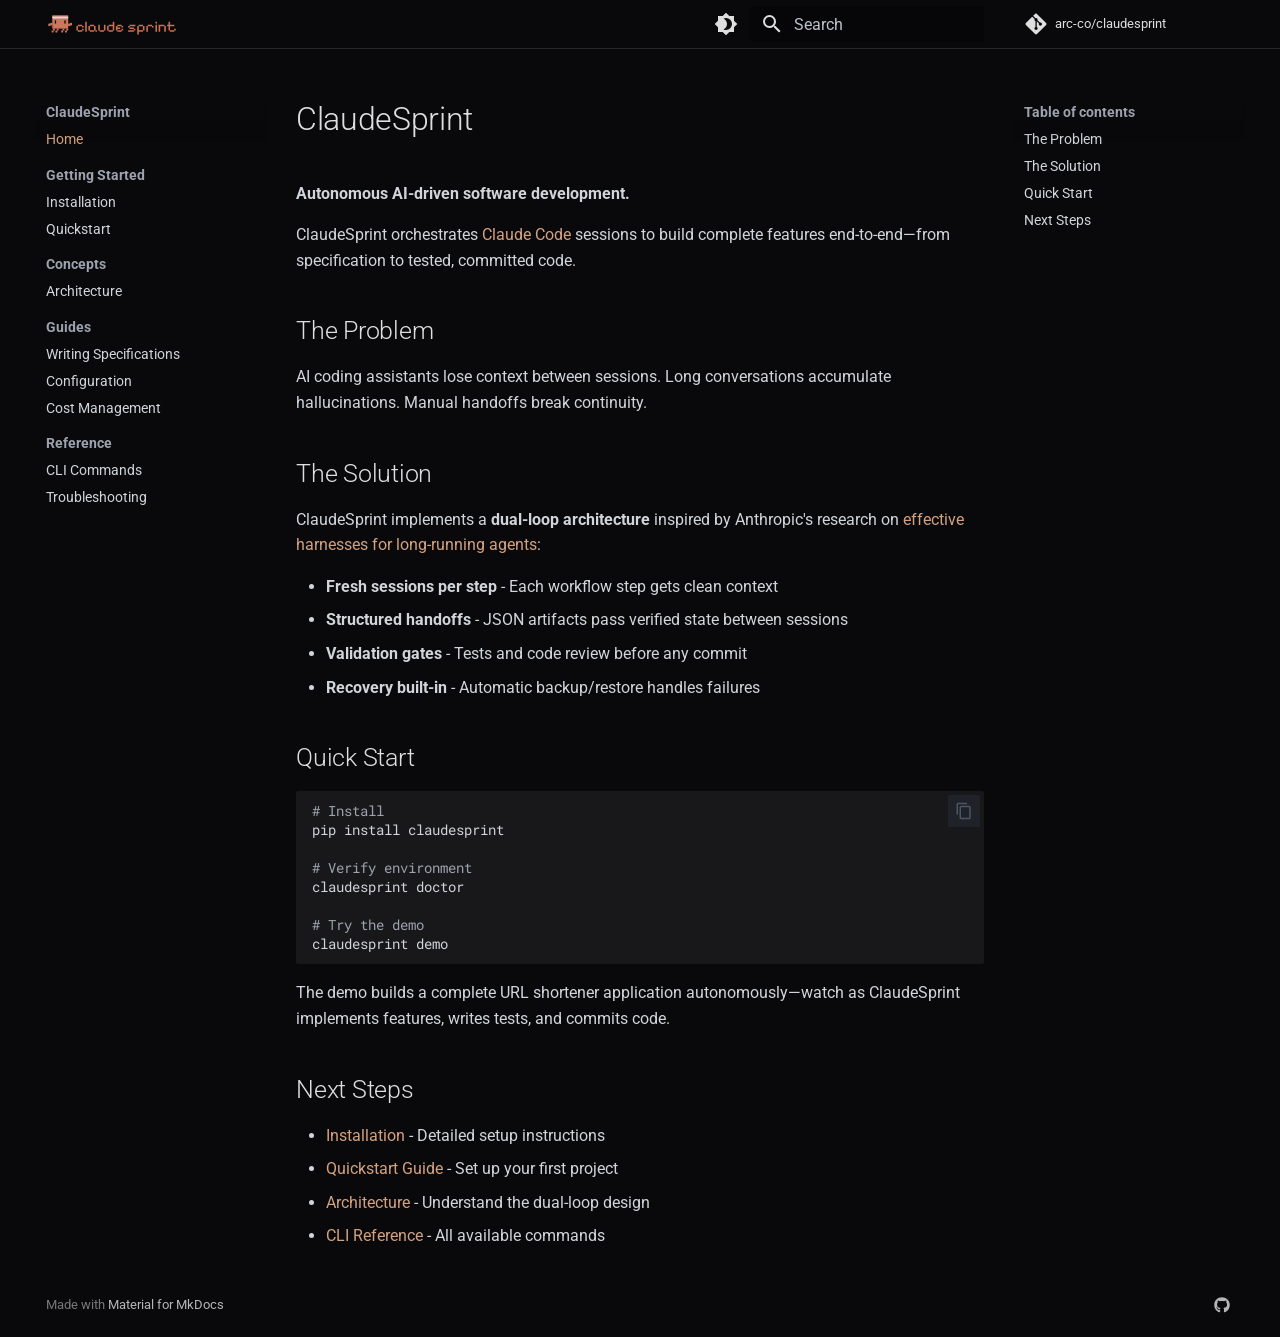
<file: index.html>
<!doctype html>
<html lang="en" class="no-js">
  <head>
    
      <meta charset="utf-8">
      <meta name="viewport" content="width=device-width,initial-scale=1">
      
        <meta name="description" content="Autonomous AI-driven software development">
      
      
      
        <link rel="canonical" href="https://arc-co.github.io/claudesprint/">
      
      
      
        <link rel="next" href="getting-started/installation/">
      
      
        
      
      
      <link rel="icon" href="assets/favicon.png">
      <meta name="generator" content="mkdocs-1.6.1, mkdocs-material-9.7.1">
    
    
      
        <title>ClaudeSprint</title>
      
    
    
      <link rel="stylesheet" href="assets/stylesheets/main.484c7ddc.min.css">
      
        
        <link rel="stylesheet" href="assets/stylesheets/palette.ab4e12ef.min.css">
      
      


    
    
      
    
    
      
        
        
        <link rel="preconnect" href="https://fonts.gstatic.com" crossorigin>
        <link rel="stylesheet" href="https://fonts.googleapis.com/css?family=Roboto:300,300i,400,400i,700,700i%7CRoboto+Mono:400,400i,700,700i&display=fallback">
        <style>:root{--md-text-font:"Roboto";--md-code-font:"Roboto Mono"}</style>
      
    
    
      <link rel="stylesheet" href="stylesheets/custom.css">
    
    <script>__md_scope=new URL(".",location),__md_hash=e=>[...e].reduce(((e,_)=>(e<<5)-e+_.charCodeAt(0)),0),__md_get=(e,_=localStorage,t=__md_scope)=>JSON.parse(_.getItem(t.pathname+"."+e)),__md_set=(e,_,t=localStorage,a=__md_scope)=>{try{t.setItem(a.pathname+"."+e,JSON.stringify(_))}catch(e){}}</script>
    
      

    
    
  </head>
  
  
    
    
      
    
    
    
    
    <body dir="ltr" data-md-color-scheme="slate" data-md-color-primary="indigo" data-md-color-accent="indigo">
  
    
    <input class="md-toggle" data-md-toggle="drawer" type="checkbox" id="__drawer" autocomplete="off">
    <input class="md-toggle" data-md-toggle="search" type="checkbox" id="__search" autocomplete="off">
    <label class="md-overlay" for="__drawer"></label>
    <div data-md-component="skip">
      
        
        <a href="#claudesprint" class="md-skip">
          Skip to content
        </a>
      
    </div>
    <div data-md-component="announce">
      
    </div>
    
    
      

  

<header class="md-header md-header--shadow" data-md-component="header">
  <nav class="md-header__inner md-grid" aria-label="Header">
    <a href="." title="ClaudeSprint" class="md-header__button md-logo" aria-label="ClaudeSprint" data-md-component="logo">
      
  <img src="assets/claudesprint_logo.svg" alt="logo">

    </a>
    <label class="md-header__button md-icon" for="__drawer">
      
      <svg xmlns="http://www.w3.org/2000/svg" viewBox="0 0 24 24"><path d="M3 6h18v2H3zm0 5h18v2H3zm0 5h18v2H3z"/></svg>
    </label>
    <div class="md-header__title" data-md-component="header-title">
      <div class="md-header__ellipsis">
        <div class="md-header__topic">
          <span class="md-ellipsis">
            ClaudeSprint
          </span>
        </div>
        <div class="md-header__topic" data-md-component="header-topic">
          <span class="md-ellipsis">
            
              Home
            
          </span>
        </div>
      </div>
    </div>
    
      
        <form class="md-header__option" data-md-component="palette">
  
    
    
    
    <input class="md-option" data-md-color-media="" data-md-color-scheme="slate" data-md-color-primary="indigo" data-md-color-accent="indigo"  aria-label="Switch to light mode"  type="radio" name="__palette" id="__palette_0">
    
      <label class="md-header__button md-icon" title="Switch to light mode" for="__palette_1" hidden>
        <svg xmlns="http://www.w3.org/2000/svg" viewBox="0 0 24 24"><path d="M12 18c-.89 0-1.74-.2-2.5-.55C11.56 16.5 13 14.42 13 12s-1.44-4.5-3.5-5.45C10.26 6.2 11.11 6 12 6a6 6 0 0 1 6 6 6 6 0 0 1-6 6m8-9.31V4h-4.69L12 .69 8.69 4H4v4.69L.69 12 4 15.31V20h4.69L12 23.31 15.31 20H20v-4.69L23.31 12z"/></svg>
      </label>
    
  
    
    
    
    <input class="md-option" data-md-color-media="" data-md-color-scheme="default" data-md-color-primary="indigo" data-md-color-accent="indigo"  aria-label="Switch to dark mode"  type="radio" name="__palette" id="__palette_1">
    
      <label class="md-header__button md-icon" title="Switch to dark mode" for="__palette_0" hidden>
        <svg xmlns="http://www.w3.org/2000/svg" viewBox="0 0 24 24"><path d="M12 8a4 4 0 0 0-4 4 4 4 0 0 0 4 4 4 4 0 0 0 4-4 4 4 0 0 0-4-4m0 10a6 6 0 0 1-6-6 6 6 0 0 1 6-6 6 6 0 0 1 6 6 6 6 0 0 1-6 6m8-9.31V4h-4.69L12 .69 8.69 4H4v4.69L.69 12 4 15.31V20h4.69L12 23.31 15.31 20H20v-4.69L23.31 12z"/></svg>
      </label>
    
  
</form>
      
    
    
      <script>var palette=__md_get("__palette");if(palette&&palette.color){if("(prefers-color-scheme)"===palette.color.media){var media=matchMedia("(prefers-color-scheme: light)"),input=document.querySelector(media.matches?"[data-md-color-media='(prefers-color-scheme: light)']":"[data-md-color-media='(prefers-color-scheme: dark)']");palette.color.media=input.getAttribute("data-md-color-media"),palette.color.scheme=input.getAttribute("data-md-color-scheme"),palette.color.primary=input.getAttribute("data-md-color-primary"),palette.color.accent=input.getAttribute("data-md-color-accent")}for(var[key,value]of Object.entries(palette.color))document.body.setAttribute("data-md-color-"+key,value)}</script>
    
    
    
      
      
        <label class="md-header__button md-icon" for="__search">
          
          <svg xmlns="http://www.w3.org/2000/svg" viewBox="0 0 24 24"><path d="M9.5 3A6.5 6.5 0 0 1 16 9.5c0 1.61-.59 3.09-1.56 4.23l.27.27h.79l5 5-1.5 1.5-5-5v-.79l-.27-.27A6.52 6.52 0 0 1 9.5 16 6.5 6.5 0 0 1 3 9.5 6.5 6.5 0 0 1 9.5 3m0 2C7 5 5 7 5 9.5S7 14 9.5 14 14 12 14 9.5 12 5 9.5 5"/></svg>
        </label>
        <div class="md-search" data-md-component="search" role="dialog">
  <label class="md-search__overlay" for="__search"></label>
  <div class="md-search__inner" role="search">
    <form class="md-search__form" name="search">
      <input type="text" class="md-search__input" name="query" aria-label="Search" placeholder="Search" autocapitalize="off" autocorrect="off" autocomplete="off" spellcheck="false" data-md-component="search-query" required>
      <label class="md-search__icon md-icon" for="__search">
        
        <svg xmlns="http://www.w3.org/2000/svg" viewBox="0 0 24 24"><path d="M9.5 3A6.5 6.5 0 0 1 16 9.5c0 1.61-.59 3.09-1.56 4.23l.27.27h.79l5 5-1.5 1.5-5-5v-.79l-.27-.27A6.52 6.52 0 0 1 9.5 16 6.5 6.5 0 0 1 3 9.5 6.5 6.5 0 0 1 9.5 3m0 2C7 5 5 7 5 9.5S7 14 9.5 14 14 12 14 9.5 12 5 9.5 5"/></svg>
        
        <svg xmlns="http://www.w3.org/2000/svg" viewBox="0 0 24 24"><path d="M20 11v2H8l5.5 5.5-1.42 1.42L4.16 12l7.92-7.92L13.5 5.5 8 11z"/></svg>
      </label>
      <nav class="md-search__options" aria-label="Search">
        
        <button type="reset" class="md-search__icon md-icon" title="Clear" aria-label="Clear" tabindex="-1">
          
          <svg xmlns="http://www.w3.org/2000/svg" viewBox="0 0 24 24"><path d="M19 6.41 17.59 5 12 10.59 6.41 5 5 6.41 10.59 12 5 17.59 6.41 19 12 13.41 17.59 19 19 17.59 13.41 12z"/></svg>
        </button>
      </nav>
      
    </form>
    <div class="md-search__output">
      <div class="md-search__scrollwrap" tabindex="0" data-md-scrollfix>
        <div class="md-search-result" data-md-component="search-result">
          <div class="md-search-result__meta">
            Initializing search
          </div>
          <ol class="md-search-result__list" role="presentation"></ol>
        </div>
      </div>
    </div>
  </div>
</div>
      
    
    
      <div class="md-header__source">
        <a href="https://github.com/arc-co/claudesprint" title="Go to repository" class="md-source" data-md-component="source">
  <div class="md-source__icon md-icon">
    
    <svg xmlns="http://www.w3.org/2000/svg" viewBox="0 0 448 512"><!--! Font Awesome Free 7.1.0 by @fontawesome - https://fontawesome.com License - https://fontawesome.com/license/free (Icons: CC BY 4.0, Fonts: SIL OFL 1.1, Code: MIT License) Copyright 2025 Fonticons, Inc.--><path d="M439.6 236.1 244 40.5c-5.4-5.5-12.8-8.5-20.4-8.5s-15 3-20.4 8.4L162.5 81l51.5 51.5c27.1-9.1 52.7 16.8 43.4 43.7l49.7 49.7c34.2-11.8 61.2 31 35.5 56.7-26.5 26.5-70.2-2.9-56-37.3L240.3 199v121.9c25.3 12.5 22.3 41.8 9.1 55-6.4 6.4-15.2 10.1-24.3 10.1s-17.8-3.6-24.3-10.1c-17.6-17.6-11.1-46.9 11.2-56v-123c-20.8-8.5-24.6-30.7-18.6-45L142.6 101 8.5 235.1C3 240.6 0 247.9 0 255.5s3 15 8.5 20.4l195.6 195.7c5.4 5.4 12.7 8.4 20.4 8.4s15-3 20.4-8.4l194.7-194.7c5.4-5.4 8.4-12.8 8.4-20.4s-3-15-8.4-20.4"/></svg>
  </div>
  <div class="md-source__repository">
    arc-co/claudesprint
  </div>
</a>
      </div>
    
  </nav>
  
</header>
    
    <div class="md-container" data-md-component="container">
      
      
        
          
        
      
      <main class="md-main" data-md-component="main">
        <div class="md-main__inner md-grid">
          
            
              
              <div class="md-sidebar md-sidebar--primary" data-md-component="sidebar" data-md-type="navigation" >
                <div class="md-sidebar__scrollwrap">
                  <div class="md-sidebar__inner">
                    



<nav class="md-nav md-nav--primary" aria-label="Navigation" data-md-level="0">
  <label class="md-nav__title" for="__drawer">
    <a href="." title="ClaudeSprint" class="md-nav__button md-logo" aria-label="ClaudeSprint" data-md-component="logo">
      
  <img src="assets/claudesprint_logo.svg" alt="logo">

    </a>
    ClaudeSprint
  </label>
  
    <div class="md-nav__source">
      <a href="https://github.com/arc-co/claudesprint" title="Go to repository" class="md-source" data-md-component="source">
  <div class="md-source__icon md-icon">
    
    <svg xmlns="http://www.w3.org/2000/svg" viewBox="0 0 448 512"><!--! Font Awesome Free 7.1.0 by @fontawesome - https://fontawesome.com License - https://fontawesome.com/license/free (Icons: CC BY 4.0, Fonts: SIL OFL 1.1, Code: MIT License) Copyright 2025 Fonticons, Inc.--><path d="M439.6 236.1 244 40.5c-5.4-5.5-12.8-8.5-20.4-8.5s-15 3-20.4 8.4L162.5 81l51.5 51.5c27.1-9.1 52.7 16.8 43.4 43.7l49.7 49.7c34.2-11.8 61.2 31 35.5 56.7-26.5 26.5-70.2-2.9-56-37.3L240.3 199v121.9c25.3 12.5 22.3 41.8 9.1 55-6.4 6.4-15.2 10.1-24.3 10.1s-17.8-3.6-24.3-10.1c-17.6-17.6-11.1-46.9 11.2-56v-123c-20.8-8.5-24.6-30.7-18.6-45L142.6 101 8.5 235.1C3 240.6 0 247.9 0 255.5s3 15 8.5 20.4l195.6 195.7c5.4 5.4 12.7 8.4 20.4 8.4s15-3 20.4-8.4l194.7-194.7c5.4-5.4 8.4-12.8 8.4-20.4s-3-15-8.4-20.4"/></svg>
  </div>
  <div class="md-source__repository">
    arc-co/claudesprint
  </div>
</a>
    </div>
  
  <ul class="md-nav__list" data-md-scrollfix>
    
      
      
  
  
    
  
  
  
    <li class="md-nav__item md-nav__item--active">
      
      <input class="md-nav__toggle md-toggle" type="checkbox" id="__toc">
      
      
        
      
      
        <label class="md-nav__link md-nav__link--active" for="__toc">
          
  
  
  <span class="md-ellipsis">
    
  
    Home
  

    
  </span>
  
  

          <span class="md-nav__icon md-icon"></span>
        </label>
      
      <a href="." class="md-nav__link md-nav__link--active">
        
  
  
  <span class="md-ellipsis">
    
  
    Home
  

    
  </span>
  
  

      </a>
      
        

<nav class="md-nav md-nav--secondary" aria-label="Table of contents">
  
  
  
    
  
  
    <label class="md-nav__title" for="__toc">
      <span class="md-nav__icon md-icon"></span>
      Table of contents
    </label>
    <ul class="md-nav__list" data-md-component="toc" data-md-scrollfix>
      
        <li class="md-nav__item">
  <a href="#the-problem" class="md-nav__link">
    <span class="md-ellipsis">
      
        The Problem
      
    </span>
  </a>
  
</li>
      
        <li class="md-nav__item">
  <a href="#the-solution" class="md-nav__link">
    <span class="md-ellipsis">
      
        The Solution
      
    </span>
  </a>
  
</li>
      
        <li class="md-nav__item">
  <a href="#quick-start" class="md-nav__link">
    <span class="md-ellipsis">
      
        Quick Start
      
    </span>
  </a>
  
</li>
      
        <li class="md-nav__item">
  <a href="#next-steps" class="md-nav__link">
    <span class="md-ellipsis">
      
        Next Steps
      
    </span>
  </a>
  
</li>
      
    </ul>
  
</nav>
      
    </li>
  

    
      
      
  
  
  
  
    
    
    
    
      
        
        
      
    
    
    <li class="md-nav__item md-nav__item--section md-nav__item--nested">
      
        
        
          
        
        <input class="md-nav__toggle md-toggle md-toggle--indeterminate" type="checkbox" id="__nav_2" >
        
          
          <label class="md-nav__link" for="__nav_2" id="__nav_2_label" tabindex="">
            
  
  
  <span class="md-ellipsis">
    
  
    Getting Started
  

    
  </span>
  
  

            <span class="md-nav__icon md-icon"></span>
          </label>
        
        <nav class="md-nav" data-md-level="1" aria-labelledby="__nav_2_label" aria-expanded="false">
          <label class="md-nav__title" for="__nav_2">
            <span class="md-nav__icon md-icon"></span>
            
  
    Getting Started
  

          </label>
          <ul class="md-nav__list" data-md-scrollfix>
            
              
                
  
  
  
  
    <li class="md-nav__item">
      <a href="getting-started/installation/" class="md-nav__link">
        
  
  
  <span class="md-ellipsis">
    
  
    Installation
  

    
  </span>
  
  

      </a>
    </li>
  

              
            
              
                
  
  
  
  
    <li class="md-nav__item">
      <a href="getting-started/quickstart/" class="md-nav__link">
        
  
  
  <span class="md-ellipsis">
    
  
    Quickstart
  

    
  </span>
  
  

      </a>
    </li>
  

              
            
          </ul>
        </nav>
      
    </li>
  

    
      
      
  
  
  
  
    
    
    
    
      
        
        
      
    
    
    <li class="md-nav__item md-nav__item--section md-nav__item--nested">
      
        
        
          
        
        <input class="md-nav__toggle md-toggle md-toggle--indeterminate" type="checkbox" id="__nav_3" >
        
          
          <label class="md-nav__link" for="__nav_3" id="__nav_3_label" tabindex="">
            
  
  
  <span class="md-ellipsis">
    
  
    Concepts
  

    
  </span>
  
  

            <span class="md-nav__icon md-icon"></span>
          </label>
        
        <nav class="md-nav" data-md-level="1" aria-labelledby="__nav_3_label" aria-expanded="false">
          <label class="md-nav__title" for="__nav_3">
            <span class="md-nav__icon md-icon"></span>
            
  
    Concepts
  

          </label>
          <ul class="md-nav__list" data-md-scrollfix>
            
              
                
  
  
  
  
    <li class="md-nav__item">
      <a href="concepts/architecture/" class="md-nav__link">
        
  
  
  <span class="md-ellipsis">
    
  
    Architecture
  

    
  </span>
  
  

      </a>
    </li>
  

              
            
          </ul>
        </nav>
      
    </li>
  

    
      
      
  
  
  
  
    
    
    
    
      
        
        
      
    
    
    <li class="md-nav__item md-nav__item--section md-nav__item--nested">
      
        
        
          
        
        <input class="md-nav__toggle md-toggle md-toggle--indeterminate" type="checkbox" id="__nav_4" >
        
          
          <label class="md-nav__link" for="__nav_4" id="__nav_4_label" tabindex="">
            
  
  
  <span class="md-ellipsis">
    
  
    Guides
  

    
  </span>
  
  

            <span class="md-nav__icon md-icon"></span>
          </label>
        
        <nav class="md-nav" data-md-level="1" aria-labelledby="__nav_4_label" aria-expanded="false">
          <label class="md-nav__title" for="__nav_4">
            <span class="md-nav__icon md-icon"></span>
            
  
    Guides
  

          </label>
          <ul class="md-nav__list" data-md-scrollfix>
            
              
                
  
  
  
  
    <li class="md-nav__item">
      <a href="guides/specifications/" class="md-nav__link">
        
  
  
  <span class="md-ellipsis">
    
  
    Writing Specifications
  

    
  </span>
  
  

      </a>
    </li>
  

              
            
              
                
  
  
  
  
    <li class="md-nav__item">
      <a href="guides/configuration/" class="md-nav__link">
        
  
  
  <span class="md-ellipsis">
    
  
    Configuration
  

    
  </span>
  
  

      </a>
    </li>
  

              
            
              
                
  
  
  
  
    <li class="md-nav__item">
      <a href="guides/cost-management/" class="md-nav__link">
        
  
  
  <span class="md-ellipsis">
    
  
    Cost Management
  

    
  </span>
  
  

      </a>
    </li>
  

              
            
          </ul>
        </nav>
      
    </li>
  

    
      
      
  
  
  
  
    
    
    
    
      
        
        
      
    
    
    <li class="md-nav__item md-nav__item--section md-nav__item--nested">
      
        
        
          
        
        <input class="md-nav__toggle md-toggle md-toggle--indeterminate" type="checkbox" id="__nav_5" >
        
          
          <label class="md-nav__link" for="__nav_5" id="__nav_5_label" tabindex="">
            
  
  
  <span class="md-ellipsis">
    
  
    Reference
  

    
  </span>
  
  

            <span class="md-nav__icon md-icon"></span>
          </label>
        
        <nav class="md-nav" data-md-level="1" aria-labelledby="__nav_5_label" aria-expanded="false">
          <label class="md-nav__title" for="__nav_5">
            <span class="md-nav__icon md-icon"></span>
            
  
    Reference
  

          </label>
          <ul class="md-nav__list" data-md-scrollfix>
            
              
                
  
  
  
  
    <li class="md-nav__item">
      <a href="reference/cli-commands/" class="md-nav__link">
        
  
  
  <span class="md-ellipsis">
    
  
    CLI Commands
  

    
  </span>
  
  

      </a>
    </li>
  

              
            
              
                
  
  
  
  
    <li class="md-nav__item">
      <a href="reference/troubleshooting/" class="md-nav__link">
        
  
  
  <span class="md-ellipsis">
    
  
    Troubleshooting
  

    
  </span>
  
  

      </a>
    </li>
  

              
            
          </ul>
        </nav>
      
    </li>
  

    
  </ul>
</nav>
                  </div>
                </div>
              </div>
            
            
              
              <div class="md-sidebar md-sidebar--secondary" data-md-component="sidebar" data-md-type="toc" >
                <div class="md-sidebar__scrollwrap">
                  <div class="md-sidebar__inner">
                    

<nav class="md-nav md-nav--secondary" aria-label="Table of contents">
  
  
  
    
  
  
    <label class="md-nav__title" for="__toc">
      <span class="md-nav__icon md-icon"></span>
      Table of contents
    </label>
    <ul class="md-nav__list" data-md-component="toc" data-md-scrollfix>
      
        <li class="md-nav__item">
  <a href="#the-problem" class="md-nav__link">
    <span class="md-ellipsis">
      
        The Problem
      
    </span>
  </a>
  
</li>
      
        <li class="md-nav__item">
  <a href="#the-solution" class="md-nav__link">
    <span class="md-ellipsis">
      
        The Solution
      
    </span>
  </a>
  
</li>
      
        <li class="md-nav__item">
  <a href="#quick-start" class="md-nav__link">
    <span class="md-ellipsis">
      
        Quick Start
      
    </span>
  </a>
  
</li>
      
        <li class="md-nav__item">
  <a href="#next-steps" class="md-nav__link">
    <span class="md-ellipsis">
      
        Next Steps
      
    </span>
  </a>
  
</li>
      
    </ul>
  
</nav>
                  </div>
                </div>
              </div>
            
          
          
            <div class="md-content" data-md-component="content">
              
              <article class="md-content__inner md-typeset">
                
                  


  
  


<h1 id="claudesprint">ClaudeSprint<a class="headerlink" href="#claudesprint" title="Permanent link">&para;</a></h1>
<p><strong>Autonomous AI-driven software development.</strong></p>
<p>ClaudeSprint orchestrates <a href="https://docs.anthropic.com/en/docs/claude-code">Claude Code</a> sessions to build complete features end-to-end—from specification to tested, committed code.</p>
<h2 id="the-problem">The Problem<a class="headerlink" href="#the-problem" title="Permanent link">&para;</a></h2>
<p>AI coding assistants lose context between sessions. Long conversations accumulate hallucinations. Manual handoffs break continuity.</p>
<h2 id="the-solution">The Solution<a class="headerlink" href="#the-solution" title="Permanent link">&para;</a></h2>
<p>ClaudeSprint implements a <strong>dual-loop architecture</strong> inspired by Anthropic's research on <a href="https://www.anthropic.com/engineering/effective-harnesses-for-long-running-agents">effective harnesses for long-running agents</a>:</p>
<ul>
<li><strong>Fresh sessions per step</strong> - Each workflow step gets clean context</li>
<li><strong>Structured handoffs</strong> - JSON artifacts pass verified state between sessions</li>
<li><strong>Validation gates</strong> - Tests and code review before any commit</li>
<li><strong>Recovery built-in</strong> - Automatic backup/restore handles failures</li>
</ul>
<h2 id="quick-start">Quick Start<a class="headerlink" href="#quick-start" title="Permanent link">&para;</a></h2>
<div class="highlight"><pre><span></span><code><a id="__codelineno-0-1" name="__codelineno-0-1" href="#__codelineno-0-1"></a><span class="c1"># Install</span>
<a id="__codelineno-0-2" name="__codelineno-0-2" href="#__codelineno-0-2"></a>pip<span class="w"> </span>install<span class="w"> </span>claudesprint
<a id="__codelineno-0-3" name="__codelineno-0-3" href="#__codelineno-0-3"></a>
<a id="__codelineno-0-4" name="__codelineno-0-4" href="#__codelineno-0-4"></a><span class="c1"># Verify environment</span>
<a id="__codelineno-0-5" name="__codelineno-0-5" href="#__codelineno-0-5"></a>claudesprint<span class="w"> </span>doctor
<a id="__codelineno-0-6" name="__codelineno-0-6" href="#__codelineno-0-6"></a>
<a id="__codelineno-0-7" name="__codelineno-0-7" href="#__codelineno-0-7"></a><span class="c1"># Try the demo</span>
<a id="__codelineno-0-8" name="__codelineno-0-8" href="#__codelineno-0-8"></a>claudesprint<span class="w"> </span>demo
</code></pre></div>
<p>The demo builds a complete URL shortener application autonomously—watch as ClaudeSprint implements features, writes tests, and commits code.</p>
<h2 id="next-steps">Next Steps<a class="headerlink" href="#next-steps" title="Permanent link">&para;</a></h2>
<ul>
<li><a href="getting-started/installation/">Installation</a> - Detailed setup instructions</li>
<li><a href="getting-started/quickstart/">Quickstart Guide</a> - Set up your first project</li>
<li><a href="concepts/architecture/">Architecture</a> - Understand the dual-loop design</li>
<li><a href="reference/cli-commands/">CLI Reference</a> - All available commands</li>
</ul>












                
              </article>
            </div>
          
          
<script>var target=document.getElementById(location.hash.slice(1));target&&target.name&&(target.checked=target.name.startsWith("__tabbed_"))</script>
        </div>
        
      </main>
      
        <footer class="md-footer">
  
  <div class="md-footer-meta md-typeset">
    <div class="md-footer-meta__inner md-grid">
      <div class="md-copyright">
  
  
    Made with
    <a href="https://squidfunk.github.io/mkdocs-material/" target="_blank" rel="noopener">
      Material for MkDocs
    </a>
  
</div>
      
        
<div class="md-social">
  
    
    
    
    
      
      
    
    <a href="https://github.com/arc-co/claudesprint" target="_blank" rel="noopener" title="github.com" class="md-social__link">
      <svg xmlns="http://www.w3.org/2000/svg" viewBox="0 0 512 512"><!--! Font Awesome Free 7.1.0 by @fontawesome - https://fontawesome.com License - https://fontawesome.com/license/free (Icons: CC BY 4.0, Fonts: SIL OFL 1.1, Code: MIT License) Copyright 2025 Fonticons, Inc.--><path d="M173.9 397.4c0 2-2.3 3.6-5.2 3.6-3.3.3-5.6-1.3-5.6-3.6 0-2 2.3-3.6 5.2-3.6 3-.3 5.6 1.3 5.6 3.6m-31.1-4.5c-.7 2 1.3 4.3 4.3 4.9 2.6 1 5.6 0 6.2-2s-1.3-4.3-4.3-5.2c-2.6-.7-5.5.3-6.2 2.3m44.2-1.7c-2.9.7-4.9 2.6-4.6 4.9.3 2 2.9 3.3 5.9 2.6 2.9-.7 4.9-2.6 4.6-4.6-.3-1.9-3-3.2-5.9-2.9M252.8 8C114.1 8 8 113.3 8 252c0 110.9 69.8 205.8 169.5 239.2 12.8 2.3 17.3-5.6 17.3-12.1 0-6.2-.3-40.4-.3-61.4 0 0-70 15-84.7-29.8 0 0-11.4-29.1-27.8-36.6 0 0-22.9-15.7 1.6-15.4 0 0 24.9 2 38.6 25.8 21.9 38.6 58.6 27.5 72.9 20.9 2.3-16 8.8-27.1 16-33.7-55.9-6.2-112.3-14.3-112.3-110.5 0-27.5 7.6-41.3 23.6-58.9-2.6-6.5-11.1-33.3 2.6-67.9 20.9-6.5 69 27 69 27 20-5.6 41.5-8.5 62.8-8.5s42.8 2.9 62.8 8.5c0 0 48.1-33.6 69-27 13.7 34.7 5.2 61.4 2.6 67.9 16 17.7 25.8 31.5 25.8 58.9 0 96.5-58.9 104.2-114.8 110.5 9.2 7.9 17 22.9 17 46.4 0 33.7-.3 75.4-.3 83.6 0 6.5 4.6 14.4 17.3 12.1C436.2 457.8 504 362.9 504 252 504 113.3 391.5 8 252.8 8M105.2 352.9c-1.3 1-1 3.3.7 5.2 1.6 1.6 3.9 2.3 5.2 1 1.3-1 1-3.3-.7-5.2-1.6-1.6-3.9-2.3-5.2-1m-10.8-8.1c-.7 1.3.3 2.9 2.3 3.9 1.6 1 3.6.7 4.3-.7.7-1.3-.3-2.9-2.3-3.9-2-.6-3.6-.3-4.3.7m32.4 35.6c-1.6 1.3-1 4.3 1.3 6.2 2.3 2.3 5.2 2.6 6.5 1 1.3-1.3.7-4.3-1.3-6.2-2.2-2.3-5.2-2.6-6.5-1m-11.4-14.7c-1.6 1-1.6 3.6 0 5.9s4.3 3.3 5.6 2.3c1.6-1.3 1.6-3.9 0-6.2-1.4-2.3-4-3.3-5.6-2"/></svg>
    </a>
  
</div>
      
    </div>
  </div>
</footer>
      
    </div>
    <div class="md-dialog" data-md-component="dialog">
      <div class="md-dialog__inner md-typeset"></div>
    </div>
    
    
    
      
      
      <script id="__config" type="application/json">{"annotate": null, "base": ".", "features": ["navigation.instant", "navigation.tracking", "navigation.sections", "navigation.expand", "toc.follow", "content.code.copy"], "search": "assets/javascripts/workers/search.2c215733.min.js", "tags": null, "translations": {"clipboard.copied": "Copied to clipboard", "clipboard.copy": "Copy to clipboard", "search.result.more.one": "1 more on this page", "search.result.more.other": "# more on this page", "search.result.none": "No matching documents", "search.result.one": "1 matching document", "search.result.other": "# matching documents", "search.result.placeholder": "Type to start searching", "search.result.term.missing": "Missing", "select.version": "Select version"}, "version": null}</script>
    
    
      <script src="assets/javascripts/bundle.79ae519e.min.js"></script>
      
    
  </body>
</html>
</file>
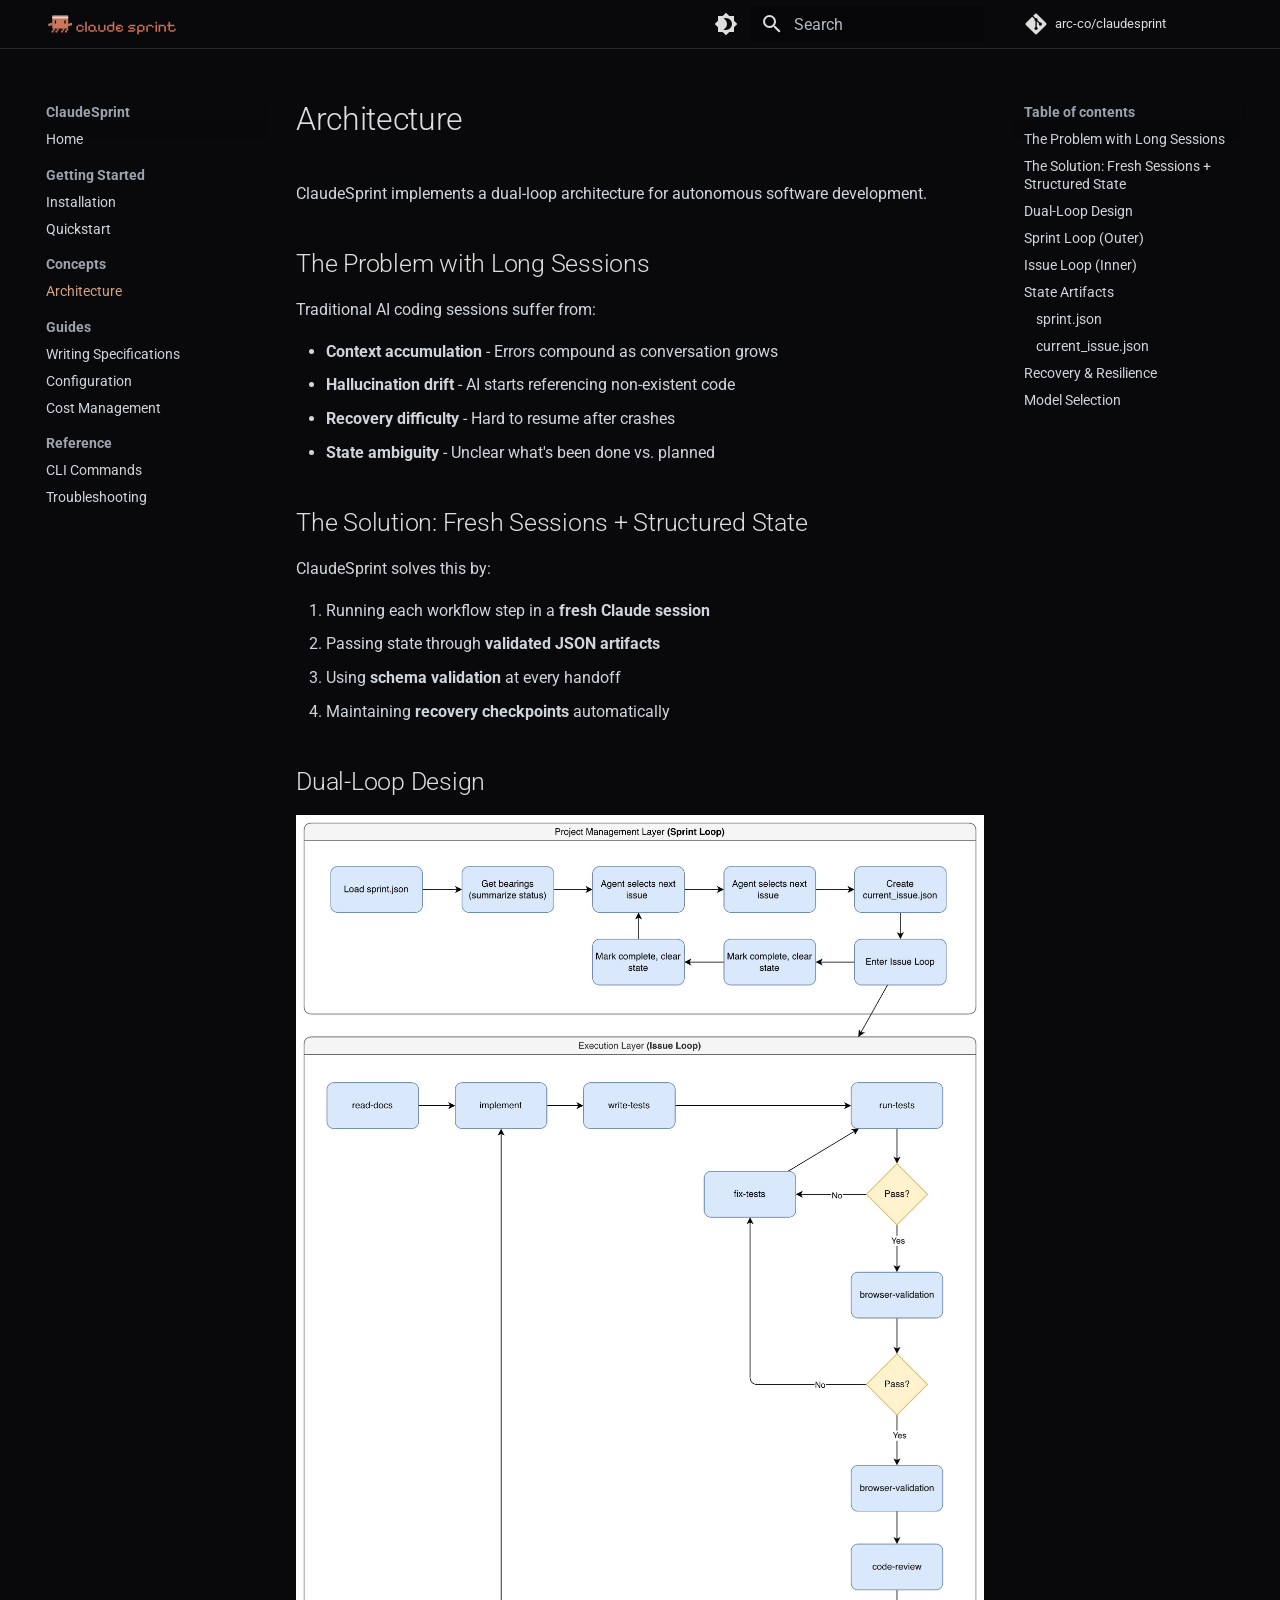
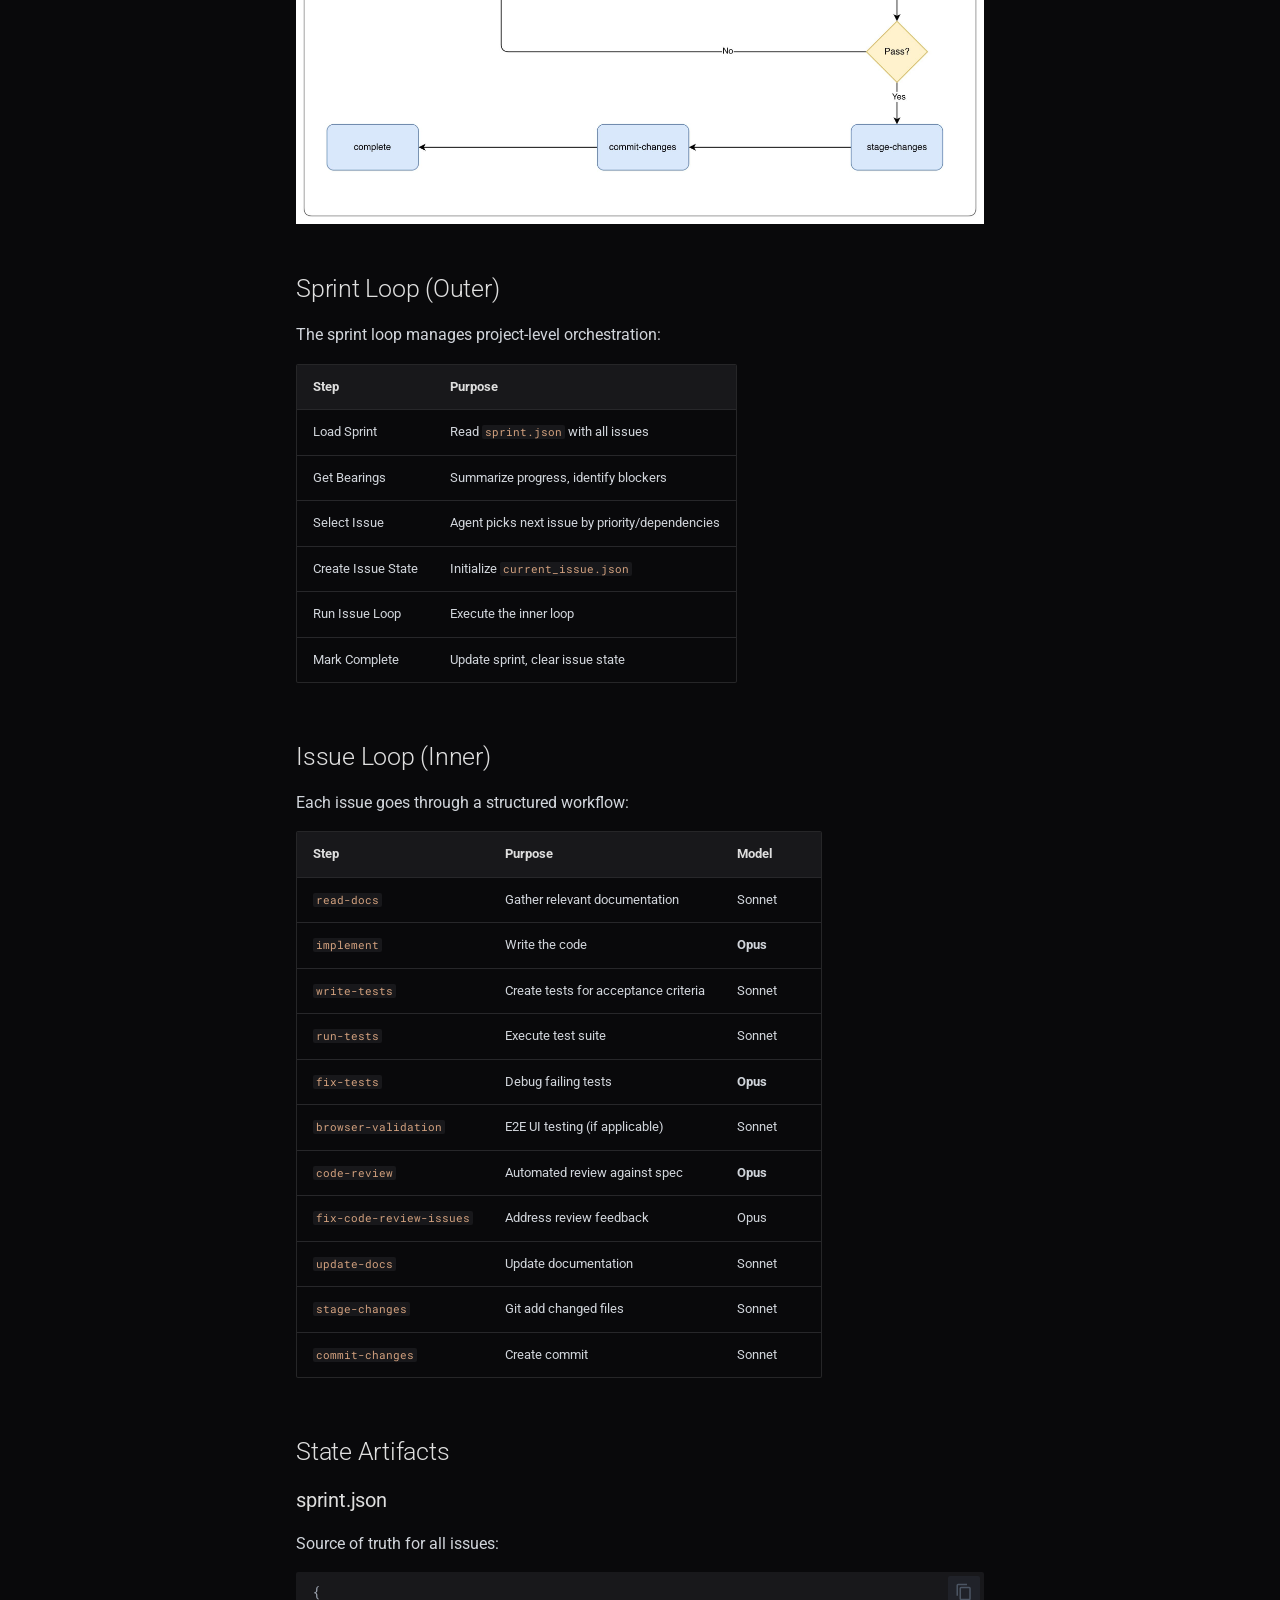
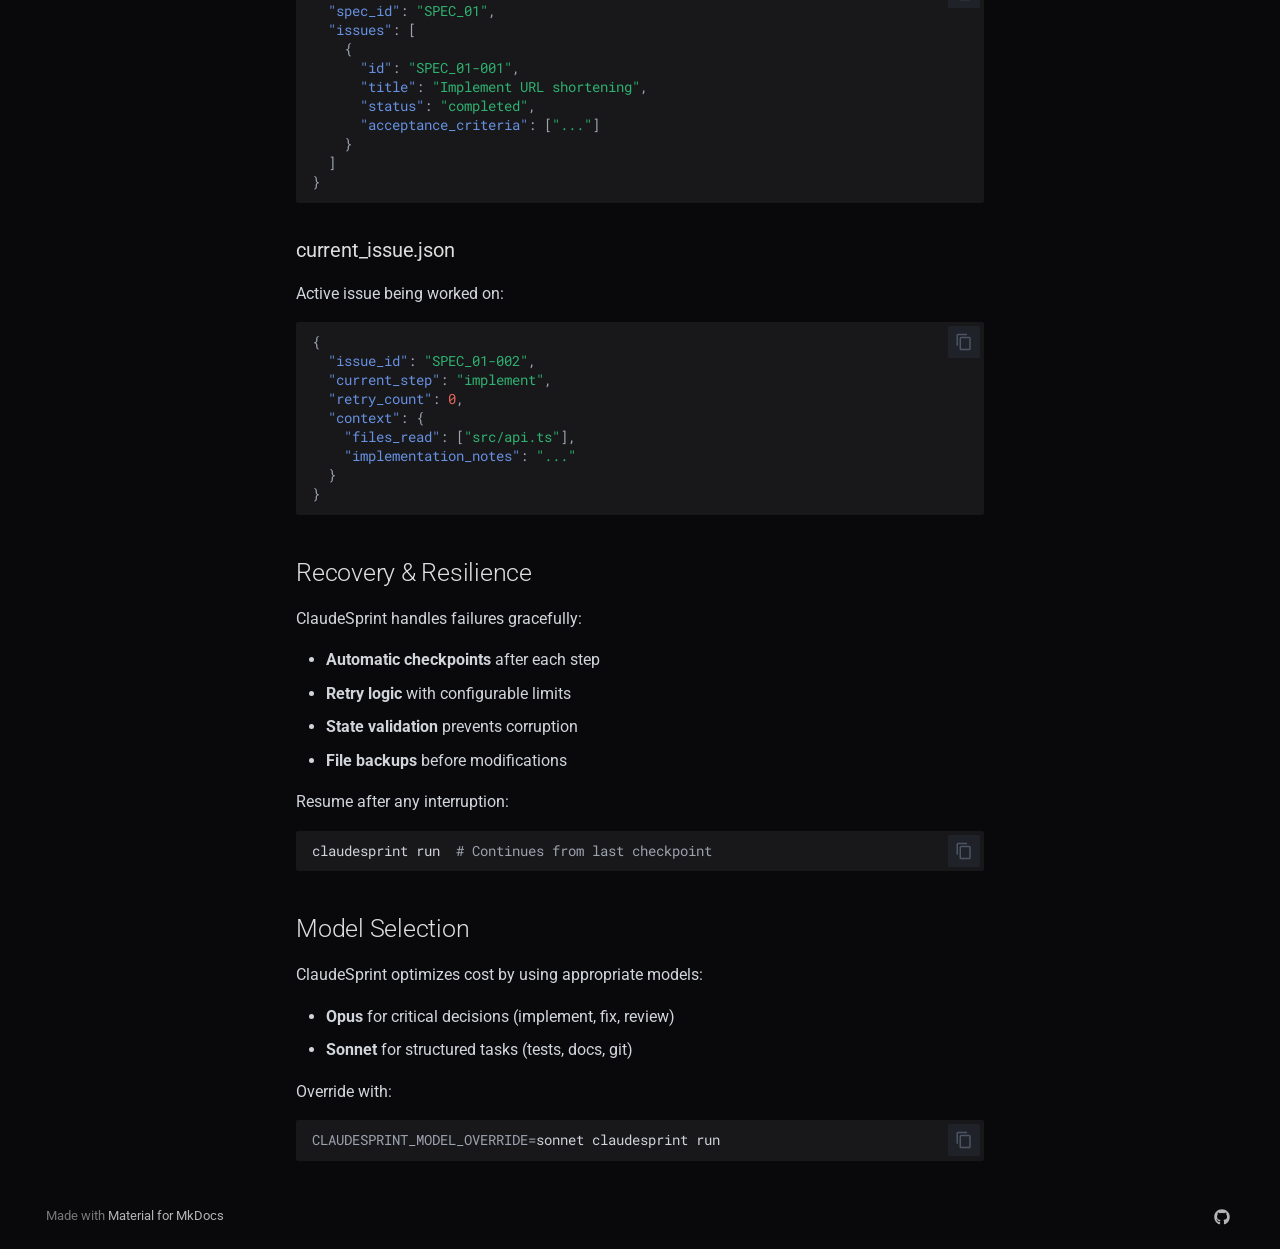
<file: concepts/architecture/index.html>
<!doctype html>
<html lang="en" class="no-js">
  <head>
    
      <meta charset="utf-8">
      <meta name="viewport" content="width=device-width,initial-scale=1">
      
        <meta name="description" content="Autonomous AI-driven software development">
      
      
      
        <link rel="canonical" href="https://arc-co.github.io/claudesprint/concepts/architecture/">
      
      
        <link rel="prev" href="../../getting-started/quickstart/">
      
      
        <link rel="next" href="../../guides/specifications/">
      
      
        
      
      
      <link rel="icon" href="../../assets/favicon.png">
      <meta name="generator" content="mkdocs-1.6.1, mkdocs-material-9.7.1">
    
    
      
        <title>Architecture - ClaudeSprint</title>
      
    
    
      <link rel="stylesheet" href="../../assets/stylesheets/main.484c7ddc.min.css">
      
        
        <link rel="stylesheet" href="../../assets/stylesheets/palette.ab4e12ef.min.css">
      
      


    
    
      
    
    
      
        
        
        <link rel="preconnect" href="https://fonts.gstatic.com" crossorigin>
        <link rel="stylesheet" href="https://fonts.googleapis.com/css?family=Roboto:300,300i,400,400i,700,700i%7CRoboto+Mono:400,400i,700,700i&display=fallback">
        <style>:root{--md-text-font:"Roboto";--md-code-font:"Roboto Mono"}</style>
      
    
    
      <link rel="stylesheet" href="../../stylesheets/custom.css">
    
    <script>__md_scope=new URL("../..",location),__md_hash=e=>[...e].reduce(((e,_)=>(e<<5)-e+_.charCodeAt(0)),0),__md_get=(e,_=localStorage,t=__md_scope)=>JSON.parse(_.getItem(t.pathname+"."+e)),__md_set=(e,_,t=localStorage,a=__md_scope)=>{try{t.setItem(a.pathname+"."+e,JSON.stringify(_))}catch(e){}}</script>
    
      

    
    
  </head>
  
  
    
    
      
    
    
    
    
    <body dir="ltr" data-md-color-scheme="slate" data-md-color-primary="indigo" data-md-color-accent="indigo">
  
    
    <input class="md-toggle" data-md-toggle="drawer" type="checkbox" id="__drawer" autocomplete="off">
    <input class="md-toggle" data-md-toggle="search" type="checkbox" id="__search" autocomplete="off">
    <label class="md-overlay" for="__drawer"></label>
    <div data-md-component="skip">
      
        
        <a href="#architecture" class="md-skip">
          Skip to content
        </a>
      
    </div>
    <div data-md-component="announce">
      
    </div>
    
    
      

  

<header class="md-header md-header--shadow" data-md-component="header">
  <nav class="md-header__inner md-grid" aria-label="Header">
    <a href="../.." title="ClaudeSprint" class="md-header__button md-logo" aria-label="ClaudeSprint" data-md-component="logo">
      
  <img src="../../assets/claudesprint_logo.svg" alt="logo">

    </a>
    <label class="md-header__button md-icon" for="__drawer">
      
      <svg xmlns="http://www.w3.org/2000/svg" viewBox="0 0 24 24"><path d="M3 6h18v2H3zm0 5h18v2H3zm0 5h18v2H3z"/></svg>
    </label>
    <div class="md-header__title" data-md-component="header-title">
      <div class="md-header__ellipsis">
        <div class="md-header__topic">
          <span class="md-ellipsis">
            ClaudeSprint
          </span>
        </div>
        <div class="md-header__topic" data-md-component="header-topic">
          <span class="md-ellipsis">
            
              Architecture
            
          </span>
        </div>
      </div>
    </div>
    
      
        <form class="md-header__option" data-md-component="palette">
  
    
    
    
    <input class="md-option" data-md-color-media="" data-md-color-scheme="slate" data-md-color-primary="indigo" data-md-color-accent="indigo"  aria-label="Switch to light mode"  type="radio" name="__palette" id="__palette_0">
    
      <label class="md-header__button md-icon" title="Switch to light mode" for="__palette_1" hidden>
        <svg xmlns="http://www.w3.org/2000/svg" viewBox="0 0 24 24"><path d="M12 18c-.89 0-1.74-.2-2.5-.55C11.56 16.5 13 14.42 13 12s-1.44-4.5-3.5-5.45C10.26 6.2 11.11 6 12 6a6 6 0 0 1 6 6 6 6 0 0 1-6 6m8-9.31V4h-4.69L12 .69 8.69 4H4v4.69L.69 12 4 15.31V20h4.69L12 23.31 15.31 20H20v-4.69L23.31 12z"/></svg>
      </label>
    
  
    
    
    
    <input class="md-option" data-md-color-media="" data-md-color-scheme="default" data-md-color-primary="indigo" data-md-color-accent="indigo"  aria-label="Switch to dark mode"  type="radio" name="__palette" id="__palette_1">
    
      <label class="md-header__button md-icon" title="Switch to dark mode" for="__palette_0" hidden>
        <svg xmlns="http://www.w3.org/2000/svg" viewBox="0 0 24 24"><path d="M12 8a4 4 0 0 0-4 4 4 4 0 0 0 4 4 4 4 0 0 0 4-4 4 4 0 0 0-4-4m0 10a6 6 0 0 1-6-6 6 6 0 0 1 6-6 6 6 0 0 1 6 6 6 6 0 0 1-6 6m8-9.31V4h-4.69L12 .69 8.69 4H4v4.69L.69 12 4 15.31V20h4.69L12 23.31 15.31 20H20v-4.69L23.31 12z"/></svg>
      </label>
    
  
</form>
      
    
    
      <script>var palette=__md_get("__palette");if(palette&&palette.color){if("(prefers-color-scheme)"===palette.color.media){var media=matchMedia("(prefers-color-scheme: light)"),input=document.querySelector(media.matches?"[data-md-color-media='(prefers-color-scheme: light)']":"[data-md-color-media='(prefers-color-scheme: dark)']");palette.color.media=input.getAttribute("data-md-color-media"),palette.color.scheme=input.getAttribute("data-md-color-scheme"),palette.color.primary=input.getAttribute("data-md-color-primary"),palette.color.accent=input.getAttribute("data-md-color-accent")}for(var[key,value]of Object.entries(palette.color))document.body.setAttribute("data-md-color-"+key,value)}</script>
    
    
    
      
      
        <label class="md-header__button md-icon" for="__search">
          
          <svg xmlns="http://www.w3.org/2000/svg" viewBox="0 0 24 24"><path d="M9.5 3A6.5 6.5 0 0 1 16 9.5c0 1.61-.59 3.09-1.56 4.23l.27.27h.79l5 5-1.5 1.5-5-5v-.79l-.27-.27A6.52 6.52 0 0 1 9.5 16 6.5 6.5 0 0 1 3 9.5 6.5 6.5 0 0 1 9.5 3m0 2C7 5 5 7 5 9.5S7 14 9.5 14 14 12 14 9.5 12 5 9.5 5"/></svg>
        </label>
        <div class="md-search" data-md-component="search" role="dialog">
  <label class="md-search__overlay" for="__search"></label>
  <div class="md-search__inner" role="search">
    <form class="md-search__form" name="search">
      <input type="text" class="md-search__input" name="query" aria-label="Search" placeholder="Search" autocapitalize="off" autocorrect="off" autocomplete="off" spellcheck="false" data-md-component="search-query" required>
      <label class="md-search__icon md-icon" for="__search">
        
        <svg xmlns="http://www.w3.org/2000/svg" viewBox="0 0 24 24"><path d="M9.5 3A6.5 6.5 0 0 1 16 9.5c0 1.61-.59 3.09-1.56 4.23l.27.27h.79l5 5-1.5 1.5-5-5v-.79l-.27-.27A6.52 6.52 0 0 1 9.5 16 6.5 6.5 0 0 1 3 9.5 6.5 6.5 0 0 1 9.5 3m0 2C7 5 5 7 5 9.5S7 14 9.5 14 14 12 14 9.5 12 5 9.5 5"/></svg>
        
        <svg xmlns="http://www.w3.org/2000/svg" viewBox="0 0 24 24"><path d="M20 11v2H8l5.5 5.5-1.42 1.42L4.16 12l7.92-7.92L13.5 5.5 8 11z"/></svg>
      </label>
      <nav class="md-search__options" aria-label="Search">
        
        <button type="reset" class="md-search__icon md-icon" title="Clear" aria-label="Clear" tabindex="-1">
          
          <svg xmlns="http://www.w3.org/2000/svg" viewBox="0 0 24 24"><path d="M19 6.41 17.59 5 12 10.59 6.41 5 5 6.41 10.59 12 5 17.59 6.41 19 12 13.41 17.59 19 19 17.59 13.41 12z"/></svg>
        </button>
      </nav>
      
    </form>
    <div class="md-search__output">
      <div class="md-search__scrollwrap" tabindex="0" data-md-scrollfix>
        <div class="md-search-result" data-md-component="search-result">
          <div class="md-search-result__meta">
            Initializing search
          </div>
          <ol class="md-search-result__list" role="presentation"></ol>
        </div>
      </div>
    </div>
  </div>
</div>
      
    
    
      <div class="md-header__source">
        <a href="https://github.com/arc-co/claudesprint" title="Go to repository" class="md-source" data-md-component="source">
  <div class="md-source__icon md-icon">
    
    <svg xmlns="http://www.w3.org/2000/svg" viewBox="0 0 448 512"><!--! Font Awesome Free 7.1.0 by @fontawesome - https://fontawesome.com License - https://fontawesome.com/license/free (Icons: CC BY 4.0, Fonts: SIL OFL 1.1, Code: MIT License) Copyright 2025 Fonticons, Inc.--><path d="M439.6 236.1 244 40.5c-5.4-5.5-12.8-8.5-20.4-8.5s-15 3-20.4 8.4L162.5 81l51.5 51.5c27.1-9.1 52.7 16.8 43.4 43.7l49.7 49.7c34.2-11.8 61.2 31 35.5 56.7-26.5 26.5-70.2-2.9-56-37.3L240.3 199v121.9c25.3 12.5 22.3 41.8 9.1 55-6.4 6.4-15.2 10.1-24.3 10.1s-17.8-3.6-24.3-10.1c-17.6-17.6-11.1-46.9 11.2-56v-123c-20.8-8.5-24.6-30.7-18.6-45L142.6 101 8.5 235.1C3 240.6 0 247.9 0 255.5s3 15 8.5 20.4l195.6 195.7c5.4 5.4 12.7 8.4 20.4 8.4s15-3 20.4-8.4l194.7-194.7c5.4-5.4 8.4-12.8 8.4-20.4s-3-15-8.4-20.4"/></svg>
  </div>
  <div class="md-source__repository">
    arc-co/claudesprint
  </div>
</a>
      </div>
    
  </nav>
  
</header>
    
    <div class="md-container" data-md-component="container">
      
      
        
          
        
      
      <main class="md-main" data-md-component="main">
        <div class="md-main__inner md-grid">
          
            
              
              <div class="md-sidebar md-sidebar--primary" data-md-component="sidebar" data-md-type="navigation" >
                <div class="md-sidebar__scrollwrap">
                  <div class="md-sidebar__inner">
                    



<nav class="md-nav md-nav--primary" aria-label="Navigation" data-md-level="0">
  <label class="md-nav__title" for="__drawer">
    <a href="../.." title="ClaudeSprint" class="md-nav__button md-logo" aria-label="ClaudeSprint" data-md-component="logo">
      
  <img src="../../assets/claudesprint_logo.svg" alt="logo">

    </a>
    ClaudeSprint
  </label>
  
    <div class="md-nav__source">
      <a href="https://github.com/arc-co/claudesprint" title="Go to repository" class="md-source" data-md-component="source">
  <div class="md-source__icon md-icon">
    
    <svg xmlns="http://www.w3.org/2000/svg" viewBox="0 0 448 512"><!--! Font Awesome Free 7.1.0 by @fontawesome - https://fontawesome.com License - https://fontawesome.com/license/free (Icons: CC BY 4.0, Fonts: SIL OFL 1.1, Code: MIT License) Copyright 2025 Fonticons, Inc.--><path d="M439.6 236.1 244 40.5c-5.4-5.5-12.8-8.5-20.4-8.5s-15 3-20.4 8.4L162.5 81l51.5 51.5c27.1-9.1 52.7 16.8 43.4 43.7l49.7 49.7c34.2-11.8 61.2 31 35.5 56.7-26.5 26.5-70.2-2.9-56-37.3L240.3 199v121.9c25.3 12.5 22.3 41.8 9.1 55-6.4 6.4-15.2 10.1-24.3 10.1s-17.8-3.6-24.3-10.1c-17.6-17.6-11.1-46.9 11.2-56v-123c-20.8-8.5-24.6-30.7-18.6-45L142.6 101 8.5 235.1C3 240.6 0 247.9 0 255.5s3 15 8.5 20.4l195.6 195.7c5.4 5.4 12.7 8.4 20.4 8.4s15-3 20.4-8.4l194.7-194.7c5.4-5.4 8.4-12.8 8.4-20.4s-3-15-8.4-20.4"/></svg>
  </div>
  <div class="md-source__repository">
    arc-co/claudesprint
  </div>
</a>
    </div>
  
  <ul class="md-nav__list" data-md-scrollfix>
    
      
      
  
  
  
  
    <li class="md-nav__item">
      <a href="../.." class="md-nav__link">
        
  
  
  <span class="md-ellipsis">
    
  
    Home
  

    
  </span>
  
  

      </a>
    </li>
  

    
      
      
  
  
  
  
    
    
    
    
      
        
        
      
    
    
    <li class="md-nav__item md-nav__item--section md-nav__item--nested">
      
        
        
          
        
        <input class="md-nav__toggle md-toggle md-toggle--indeterminate" type="checkbox" id="__nav_2" >
        
          
          <label class="md-nav__link" for="__nav_2" id="__nav_2_label" tabindex="">
            
  
  
  <span class="md-ellipsis">
    
  
    Getting Started
  

    
  </span>
  
  

            <span class="md-nav__icon md-icon"></span>
          </label>
        
        <nav class="md-nav" data-md-level="1" aria-labelledby="__nav_2_label" aria-expanded="false">
          <label class="md-nav__title" for="__nav_2">
            <span class="md-nav__icon md-icon"></span>
            
  
    Getting Started
  

          </label>
          <ul class="md-nav__list" data-md-scrollfix>
            
              
                
  
  
  
  
    <li class="md-nav__item">
      <a href="../../getting-started/installation/" class="md-nav__link">
        
  
  
  <span class="md-ellipsis">
    
  
    Installation
  

    
  </span>
  
  

      </a>
    </li>
  

              
            
              
                
  
  
  
  
    <li class="md-nav__item">
      <a href="../../getting-started/quickstart/" class="md-nav__link">
        
  
  
  <span class="md-ellipsis">
    
  
    Quickstart
  

    
  </span>
  
  

      </a>
    </li>
  

              
            
          </ul>
        </nav>
      
    </li>
  

    
      
      
  
  
    
  
  
  
    
    
    
    
      
        
        
      
    
    
    <li class="md-nav__item md-nav__item--active md-nav__item--section md-nav__item--nested">
      
        
        
        <input class="md-nav__toggle md-toggle " type="checkbox" id="__nav_3" checked>
        
          
          <label class="md-nav__link" for="__nav_3" id="__nav_3_label" tabindex="">
            
  
  
  <span class="md-ellipsis">
    
  
    Concepts
  

    
  </span>
  
  

            <span class="md-nav__icon md-icon"></span>
          </label>
        
        <nav class="md-nav" data-md-level="1" aria-labelledby="__nav_3_label" aria-expanded="true">
          <label class="md-nav__title" for="__nav_3">
            <span class="md-nav__icon md-icon"></span>
            
  
    Concepts
  

          </label>
          <ul class="md-nav__list" data-md-scrollfix>
            
              
                
  
  
    
  
  
  
    <li class="md-nav__item md-nav__item--active">
      
      <input class="md-nav__toggle md-toggle" type="checkbox" id="__toc">
      
      
        
      
      
        <label class="md-nav__link md-nav__link--active" for="__toc">
          
  
  
  <span class="md-ellipsis">
    
  
    Architecture
  

    
  </span>
  
  

          <span class="md-nav__icon md-icon"></span>
        </label>
      
      <a href="./" class="md-nav__link md-nav__link--active">
        
  
  
  <span class="md-ellipsis">
    
  
    Architecture
  

    
  </span>
  
  

      </a>
      
        

<nav class="md-nav md-nav--secondary" aria-label="Table of contents">
  
  
  
    
  
  
    <label class="md-nav__title" for="__toc">
      <span class="md-nav__icon md-icon"></span>
      Table of contents
    </label>
    <ul class="md-nav__list" data-md-component="toc" data-md-scrollfix>
      
        <li class="md-nav__item">
  <a href="#the-problem-with-long-sessions" class="md-nav__link">
    <span class="md-ellipsis">
      
        The Problem with Long Sessions
      
    </span>
  </a>
  
</li>
      
        <li class="md-nav__item">
  <a href="#the-solution-fresh-sessions-structured-state" class="md-nav__link">
    <span class="md-ellipsis">
      
        The Solution: Fresh Sessions + Structured State
      
    </span>
  </a>
  
</li>
      
        <li class="md-nav__item">
  <a href="#dual-loop-design" class="md-nav__link">
    <span class="md-ellipsis">
      
        Dual-Loop Design
      
    </span>
  </a>
  
</li>
      
        <li class="md-nav__item">
  <a href="#sprint-loop-outer" class="md-nav__link">
    <span class="md-ellipsis">
      
        Sprint Loop (Outer)
      
    </span>
  </a>
  
</li>
      
        <li class="md-nav__item">
  <a href="#issue-loop-inner" class="md-nav__link">
    <span class="md-ellipsis">
      
        Issue Loop (Inner)
      
    </span>
  </a>
  
</li>
      
        <li class="md-nav__item">
  <a href="#state-artifacts" class="md-nav__link">
    <span class="md-ellipsis">
      
        State Artifacts
      
    </span>
  </a>
  
    <nav class="md-nav" aria-label="State Artifacts">
      <ul class="md-nav__list">
        
          <li class="md-nav__item">
  <a href="#sprintjson" class="md-nav__link">
    <span class="md-ellipsis">
      
        sprint.json
      
    </span>
  </a>
  
</li>
        
          <li class="md-nav__item">
  <a href="#current_issuejson" class="md-nav__link">
    <span class="md-ellipsis">
      
        current_issue.json
      
    </span>
  </a>
  
</li>
        
      </ul>
    </nav>
  
</li>
      
        <li class="md-nav__item">
  <a href="#recovery-resilience" class="md-nav__link">
    <span class="md-ellipsis">
      
        Recovery &amp; Resilience
      
    </span>
  </a>
  
</li>
      
        <li class="md-nav__item">
  <a href="#model-selection" class="md-nav__link">
    <span class="md-ellipsis">
      
        Model Selection
      
    </span>
  </a>
  
</li>
      
    </ul>
  
</nav>
      
    </li>
  

              
            
          </ul>
        </nav>
      
    </li>
  

    
      
      
  
  
  
  
    
    
    
    
      
        
        
      
    
    
    <li class="md-nav__item md-nav__item--section md-nav__item--nested">
      
        
        
          
        
        <input class="md-nav__toggle md-toggle md-toggle--indeterminate" type="checkbox" id="__nav_4" >
        
          
          <label class="md-nav__link" for="__nav_4" id="__nav_4_label" tabindex="">
            
  
  
  <span class="md-ellipsis">
    
  
    Guides
  

    
  </span>
  
  

            <span class="md-nav__icon md-icon"></span>
          </label>
        
        <nav class="md-nav" data-md-level="1" aria-labelledby="__nav_4_label" aria-expanded="false">
          <label class="md-nav__title" for="__nav_4">
            <span class="md-nav__icon md-icon"></span>
            
  
    Guides
  

          </label>
          <ul class="md-nav__list" data-md-scrollfix>
            
              
                
  
  
  
  
    <li class="md-nav__item">
      <a href="../../guides/specifications/" class="md-nav__link">
        
  
  
  <span class="md-ellipsis">
    
  
    Writing Specifications
  

    
  </span>
  
  

      </a>
    </li>
  

              
            
              
                
  
  
  
  
    <li class="md-nav__item">
      <a href="../../guides/configuration/" class="md-nav__link">
        
  
  
  <span class="md-ellipsis">
    
  
    Configuration
  

    
  </span>
  
  

      </a>
    </li>
  

              
            
              
                
  
  
  
  
    <li class="md-nav__item">
      <a href="../../guides/cost-management/" class="md-nav__link">
        
  
  
  <span class="md-ellipsis">
    
  
    Cost Management
  

    
  </span>
  
  

      </a>
    </li>
  

              
            
          </ul>
        </nav>
      
    </li>
  

    
      
      
  
  
  
  
    
    
    
    
      
        
        
      
    
    
    <li class="md-nav__item md-nav__item--section md-nav__item--nested">
      
        
        
          
        
        <input class="md-nav__toggle md-toggle md-toggle--indeterminate" type="checkbox" id="__nav_5" >
        
          
          <label class="md-nav__link" for="__nav_5" id="__nav_5_label" tabindex="">
            
  
  
  <span class="md-ellipsis">
    
  
    Reference
  

    
  </span>
  
  

            <span class="md-nav__icon md-icon"></span>
          </label>
        
        <nav class="md-nav" data-md-level="1" aria-labelledby="__nav_5_label" aria-expanded="false">
          <label class="md-nav__title" for="__nav_5">
            <span class="md-nav__icon md-icon"></span>
            
  
    Reference
  

          </label>
          <ul class="md-nav__list" data-md-scrollfix>
            
              
                
  
  
  
  
    <li class="md-nav__item">
      <a href="../../reference/cli-commands/" class="md-nav__link">
        
  
  
  <span class="md-ellipsis">
    
  
    CLI Commands
  

    
  </span>
  
  

      </a>
    </li>
  

              
            
              
                
  
  
  
  
    <li class="md-nav__item">
      <a href="../../reference/troubleshooting/" class="md-nav__link">
        
  
  
  <span class="md-ellipsis">
    
  
    Troubleshooting
  

    
  </span>
  
  

      </a>
    </li>
  

              
            
          </ul>
        </nav>
      
    </li>
  

    
  </ul>
</nav>
                  </div>
                </div>
              </div>
            
            
              
              <div class="md-sidebar md-sidebar--secondary" data-md-component="sidebar" data-md-type="toc" >
                <div class="md-sidebar__scrollwrap">
                  <div class="md-sidebar__inner">
                    

<nav class="md-nav md-nav--secondary" aria-label="Table of contents">
  
  
  
    
  
  
    <label class="md-nav__title" for="__toc">
      <span class="md-nav__icon md-icon"></span>
      Table of contents
    </label>
    <ul class="md-nav__list" data-md-component="toc" data-md-scrollfix>
      
        <li class="md-nav__item">
  <a href="#the-problem-with-long-sessions" class="md-nav__link">
    <span class="md-ellipsis">
      
        The Problem with Long Sessions
      
    </span>
  </a>
  
</li>
      
        <li class="md-nav__item">
  <a href="#the-solution-fresh-sessions-structured-state" class="md-nav__link">
    <span class="md-ellipsis">
      
        The Solution: Fresh Sessions + Structured State
      
    </span>
  </a>
  
</li>
      
        <li class="md-nav__item">
  <a href="#dual-loop-design" class="md-nav__link">
    <span class="md-ellipsis">
      
        Dual-Loop Design
      
    </span>
  </a>
  
</li>
      
        <li class="md-nav__item">
  <a href="#sprint-loop-outer" class="md-nav__link">
    <span class="md-ellipsis">
      
        Sprint Loop (Outer)
      
    </span>
  </a>
  
</li>
      
        <li class="md-nav__item">
  <a href="#issue-loop-inner" class="md-nav__link">
    <span class="md-ellipsis">
      
        Issue Loop (Inner)
      
    </span>
  </a>
  
</li>
      
        <li class="md-nav__item">
  <a href="#state-artifacts" class="md-nav__link">
    <span class="md-ellipsis">
      
        State Artifacts
      
    </span>
  </a>
  
    <nav class="md-nav" aria-label="State Artifacts">
      <ul class="md-nav__list">
        
          <li class="md-nav__item">
  <a href="#sprintjson" class="md-nav__link">
    <span class="md-ellipsis">
      
        sprint.json
      
    </span>
  </a>
  
</li>
        
          <li class="md-nav__item">
  <a href="#current_issuejson" class="md-nav__link">
    <span class="md-ellipsis">
      
        current_issue.json
      
    </span>
  </a>
  
</li>
        
      </ul>
    </nav>
  
</li>
      
        <li class="md-nav__item">
  <a href="#recovery-resilience" class="md-nav__link">
    <span class="md-ellipsis">
      
        Recovery &amp; Resilience
      
    </span>
  </a>
  
</li>
      
        <li class="md-nav__item">
  <a href="#model-selection" class="md-nav__link">
    <span class="md-ellipsis">
      
        Model Selection
      
    </span>
  </a>
  
</li>
      
    </ul>
  
</nav>
                  </div>
                </div>
              </div>
            
          
          
            <div class="md-content" data-md-component="content">
              
              <article class="md-content__inner md-typeset">
                
                  


  
  


<h1 id="architecture">Architecture<a class="headerlink" href="#architecture" title="Permanent link">&para;</a></h1>
<p>ClaudeSprint implements a dual-loop architecture for autonomous software development.</p>
<h2 id="the-problem-with-long-sessions">The Problem with Long Sessions<a class="headerlink" href="#the-problem-with-long-sessions" title="Permanent link">&para;</a></h2>
<p>Traditional AI coding sessions suffer from:</p>
<ul>
<li><strong>Context accumulation</strong> - Errors compound as conversation grows</li>
<li><strong>Hallucination drift</strong> - AI starts referencing non-existent code</li>
<li><strong>Recovery difficulty</strong> - Hard to resume after crashes</li>
<li><strong>State ambiguity</strong> - Unclear what's been done vs. planned</li>
</ul>
<h2 id="the-solution-fresh-sessions-structured-state">The Solution: Fresh Sessions + Structured State<a class="headerlink" href="#the-solution-fresh-sessions-structured-state" title="Permanent link">&para;</a></h2>
<p>ClaudeSprint solves this by:</p>
<ol>
<li>Running each workflow step in a <strong>fresh Claude session</strong></li>
<li>Passing state through <strong>validated JSON artifacts</strong></li>
<li>Using <strong>schema validation</strong> at every handoff</li>
<li>Maintaining <strong>recovery checkpoints</strong> automatically</li>
</ol>
<h2 id="dual-loop-design">Dual-Loop Design<a class="headerlink" href="#dual-loop-design" title="Permanent link">&para;</a></h2>
<p><img alt="ClaudeSprint Dual-Loop Architecture" src="../../assets/loop-detailed.jpg" /></p>
<h2 id="sprint-loop-outer">Sprint Loop (Outer)<a class="headerlink" href="#sprint-loop-outer" title="Permanent link">&para;</a></h2>
<p>The sprint loop manages project-level orchestration:</p>
<table>
<thead>
<tr>
<th>Step</th>
<th>Purpose</th>
</tr>
</thead>
<tbody>
<tr>
<td>Load Sprint</td>
<td>Read <code>sprint.json</code> with all issues</td>
</tr>
<tr>
<td>Get Bearings</td>
<td>Summarize progress, identify blockers</td>
</tr>
<tr>
<td>Select Issue</td>
<td>Agent picks next issue by priority/dependencies</td>
</tr>
<tr>
<td>Create Issue State</td>
<td>Initialize <code>current_issue.json</code></td>
</tr>
<tr>
<td>Run Issue Loop</td>
<td>Execute the inner loop</td>
</tr>
<tr>
<td>Mark Complete</td>
<td>Update sprint, clear issue state</td>
</tr>
</tbody>
</table>
<h2 id="issue-loop-inner">Issue Loop (Inner)<a class="headerlink" href="#issue-loop-inner" title="Permanent link">&para;</a></h2>
<p>Each issue goes through a structured workflow:</p>
<table>
<thead>
<tr>
<th>Step</th>
<th>Purpose</th>
<th>Model</th>
</tr>
</thead>
<tbody>
<tr>
<td><code>read-docs</code></td>
<td>Gather relevant documentation</td>
<td>Sonnet</td>
</tr>
<tr>
<td><code>implement</code></td>
<td>Write the code</td>
<td><strong>Opus</strong></td>
</tr>
<tr>
<td><code>write-tests</code></td>
<td>Create tests for acceptance criteria</td>
<td>Sonnet</td>
</tr>
<tr>
<td><code>run-tests</code></td>
<td>Execute test suite</td>
<td>Sonnet</td>
</tr>
<tr>
<td><code>fix-tests</code></td>
<td>Debug failing tests</td>
<td><strong>Opus</strong></td>
</tr>
<tr>
<td><code>browser-validation</code></td>
<td>E2E UI testing (if applicable)</td>
<td>Sonnet</td>
</tr>
<tr>
<td><code>code-review</code></td>
<td>Automated review against spec</td>
<td><strong>Opus</strong></td>
</tr>
<tr>
<td><code>fix-code-review-issues</code></td>
<td>Address review feedback</td>
<td>Opus</td>
</tr>
<tr>
<td><code>update-docs</code></td>
<td>Update documentation</td>
<td>Sonnet</td>
</tr>
<tr>
<td><code>stage-changes</code></td>
<td>Git add changed files</td>
<td>Sonnet</td>
</tr>
<tr>
<td><code>commit-changes</code></td>
<td>Create commit</td>
<td>Sonnet</td>
</tr>
</tbody>
</table>
<h2 id="state-artifacts">State Artifacts<a class="headerlink" href="#state-artifacts" title="Permanent link">&para;</a></h2>
<h3 id="sprintjson">sprint.json<a class="headerlink" href="#sprintjson" title="Permanent link">&para;</a></h3>
<p>Source of truth for all issues:</p>
<div class="highlight"><pre><span></span><code><a id="__codelineno-0-1" name="__codelineno-0-1" href="#__codelineno-0-1"></a><span class="p">{</span>
<a id="__codelineno-0-2" name="__codelineno-0-2" href="#__codelineno-0-2"></a><span class="w">  </span><span class="nt">&quot;spec_id&quot;</span><span class="p">:</span><span class="w"> </span><span class="s2">&quot;SPEC_01&quot;</span><span class="p">,</span>
<a id="__codelineno-0-3" name="__codelineno-0-3" href="#__codelineno-0-3"></a><span class="w">  </span><span class="nt">&quot;issues&quot;</span><span class="p">:</span><span class="w"> </span><span class="p">[</span>
<a id="__codelineno-0-4" name="__codelineno-0-4" href="#__codelineno-0-4"></a><span class="w">    </span><span class="p">{</span>
<a id="__codelineno-0-5" name="__codelineno-0-5" href="#__codelineno-0-5"></a><span class="w">      </span><span class="nt">&quot;id&quot;</span><span class="p">:</span><span class="w"> </span><span class="s2">&quot;SPEC_01-001&quot;</span><span class="p">,</span>
<a id="__codelineno-0-6" name="__codelineno-0-6" href="#__codelineno-0-6"></a><span class="w">      </span><span class="nt">&quot;title&quot;</span><span class="p">:</span><span class="w"> </span><span class="s2">&quot;Implement URL shortening&quot;</span><span class="p">,</span>
<a id="__codelineno-0-7" name="__codelineno-0-7" href="#__codelineno-0-7"></a><span class="w">      </span><span class="nt">&quot;status&quot;</span><span class="p">:</span><span class="w"> </span><span class="s2">&quot;completed&quot;</span><span class="p">,</span>
<a id="__codelineno-0-8" name="__codelineno-0-8" href="#__codelineno-0-8"></a><span class="w">      </span><span class="nt">&quot;acceptance_criteria&quot;</span><span class="p">:</span><span class="w"> </span><span class="p">[</span><span class="s2">&quot;...&quot;</span><span class="p">]</span>
<a id="__codelineno-0-9" name="__codelineno-0-9" href="#__codelineno-0-9"></a><span class="w">    </span><span class="p">}</span>
<a id="__codelineno-0-10" name="__codelineno-0-10" href="#__codelineno-0-10"></a><span class="w">  </span><span class="p">]</span>
<a id="__codelineno-0-11" name="__codelineno-0-11" href="#__codelineno-0-11"></a><span class="p">}</span>
</code></pre></div>
<h3 id="current_issuejson">current_issue.json<a class="headerlink" href="#current_issuejson" title="Permanent link">&para;</a></h3>
<p>Active issue being worked on:</p>
<div class="highlight"><pre><span></span><code><a id="__codelineno-1-1" name="__codelineno-1-1" href="#__codelineno-1-1"></a><span class="p">{</span>
<a id="__codelineno-1-2" name="__codelineno-1-2" href="#__codelineno-1-2"></a><span class="w">  </span><span class="nt">&quot;issue_id&quot;</span><span class="p">:</span><span class="w"> </span><span class="s2">&quot;SPEC_01-002&quot;</span><span class="p">,</span>
<a id="__codelineno-1-3" name="__codelineno-1-3" href="#__codelineno-1-3"></a><span class="w">  </span><span class="nt">&quot;current_step&quot;</span><span class="p">:</span><span class="w"> </span><span class="s2">&quot;implement&quot;</span><span class="p">,</span>
<a id="__codelineno-1-4" name="__codelineno-1-4" href="#__codelineno-1-4"></a><span class="w">  </span><span class="nt">&quot;retry_count&quot;</span><span class="p">:</span><span class="w"> </span><span class="mi">0</span><span class="p">,</span>
<a id="__codelineno-1-5" name="__codelineno-1-5" href="#__codelineno-1-5"></a><span class="w">  </span><span class="nt">&quot;context&quot;</span><span class="p">:</span><span class="w"> </span><span class="p">{</span>
<a id="__codelineno-1-6" name="__codelineno-1-6" href="#__codelineno-1-6"></a><span class="w">    </span><span class="nt">&quot;files_read&quot;</span><span class="p">:</span><span class="w"> </span><span class="p">[</span><span class="s2">&quot;src/api.ts&quot;</span><span class="p">],</span>
<a id="__codelineno-1-7" name="__codelineno-1-7" href="#__codelineno-1-7"></a><span class="w">    </span><span class="nt">&quot;implementation_notes&quot;</span><span class="p">:</span><span class="w"> </span><span class="s2">&quot;...&quot;</span>
<a id="__codelineno-1-8" name="__codelineno-1-8" href="#__codelineno-1-8"></a><span class="w">  </span><span class="p">}</span>
<a id="__codelineno-1-9" name="__codelineno-1-9" href="#__codelineno-1-9"></a><span class="p">}</span>
</code></pre></div>
<h2 id="recovery-resilience">Recovery &amp; Resilience<a class="headerlink" href="#recovery-resilience" title="Permanent link">&para;</a></h2>
<p>ClaudeSprint handles failures gracefully:</p>
<ul>
<li><strong>Automatic checkpoints</strong> after each step</li>
<li><strong>Retry logic</strong> with configurable limits</li>
<li><strong>State validation</strong> prevents corruption</li>
<li><strong>File backups</strong> before modifications</li>
</ul>
<p>Resume after any interruption:</p>
<div class="highlight"><pre><span></span><code><a id="__codelineno-2-1" name="__codelineno-2-1" href="#__codelineno-2-1"></a>claudesprint<span class="w"> </span>run<span class="w">  </span><span class="c1"># Continues from last checkpoint</span>
</code></pre></div>
<h2 id="model-selection">Model Selection<a class="headerlink" href="#model-selection" title="Permanent link">&para;</a></h2>
<p>ClaudeSprint optimizes cost by using appropriate models:</p>
<ul>
<li><strong>Opus</strong> for critical decisions (implement, fix, review)</li>
<li><strong>Sonnet</strong> for structured tasks (tests, docs, git)</li>
</ul>
<p>Override with:</p>
<div class="highlight"><pre><span></span><code><a id="__codelineno-3-1" name="__codelineno-3-1" href="#__codelineno-3-1"></a><span class="nv">CLAUDESPRINT_MODEL_OVERRIDE</span><span class="o">=</span>sonnet<span class="w"> </span>claudesprint<span class="w"> </span>run
</code></pre></div>












                
              </article>
            </div>
          
          
<script>var target=document.getElementById(location.hash.slice(1));target&&target.name&&(target.checked=target.name.startsWith("__tabbed_"))</script>
        </div>
        
      </main>
      
        <footer class="md-footer">
  
  <div class="md-footer-meta md-typeset">
    <div class="md-footer-meta__inner md-grid">
      <div class="md-copyright">
  
  
    Made with
    <a href="https://squidfunk.github.io/mkdocs-material/" target="_blank" rel="noopener">
      Material for MkDocs
    </a>
  
</div>
      
        
<div class="md-social">
  
    
    
    
    
      
      
    
    <a href="https://github.com/arc-co/claudesprint" target="_blank" rel="noopener" title="github.com" class="md-social__link">
      <svg xmlns="http://www.w3.org/2000/svg" viewBox="0 0 512 512"><!--! Font Awesome Free 7.1.0 by @fontawesome - https://fontawesome.com License - https://fontawesome.com/license/free (Icons: CC BY 4.0, Fonts: SIL OFL 1.1, Code: MIT License) Copyright 2025 Fonticons, Inc.--><path d="M173.9 397.4c0 2-2.3 3.6-5.2 3.6-3.3.3-5.6-1.3-5.6-3.6 0-2 2.3-3.6 5.2-3.6 3-.3 5.6 1.3 5.6 3.6m-31.1-4.5c-.7 2 1.3 4.3 4.3 4.9 2.6 1 5.6 0 6.2-2s-1.3-4.3-4.3-5.2c-2.6-.7-5.5.3-6.2 2.3m44.2-1.7c-2.9.7-4.9 2.6-4.6 4.9.3 2 2.9 3.3 5.9 2.6 2.9-.7 4.9-2.6 4.6-4.6-.3-1.9-3-3.2-5.9-2.9M252.8 8C114.1 8 8 113.3 8 252c0 110.9 69.8 205.8 169.5 239.2 12.8 2.3 17.3-5.6 17.3-12.1 0-6.2-.3-40.4-.3-61.4 0 0-70 15-84.7-29.8 0 0-11.4-29.1-27.8-36.6 0 0-22.9-15.7 1.6-15.4 0 0 24.9 2 38.6 25.8 21.9 38.6 58.6 27.5 72.9 20.9 2.3-16 8.8-27.1 16-33.7-55.9-6.2-112.3-14.3-112.3-110.5 0-27.5 7.6-41.3 23.6-58.9-2.6-6.5-11.1-33.3 2.6-67.9 20.9-6.5 69 27 69 27 20-5.6 41.5-8.5 62.8-8.5s42.8 2.9 62.8 8.5c0 0 48.1-33.6 69-27 13.7 34.7 5.2 61.4 2.6 67.9 16 17.7 25.8 31.5 25.8 58.9 0 96.5-58.9 104.2-114.8 110.5 9.2 7.9 17 22.9 17 46.4 0 33.7-.3 75.4-.3 83.6 0 6.5 4.6 14.4 17.3 12.1C436.2 457.8 504 362.9 504 252 504 113.3 391.5 8 252.8 8M105.2 352.9c-1.3 1-1 3.3.7 5.2 1.6 1.6 3.9 2.3 5.2 1 1.3-1 1-3.3-.7-5.2-1.6-1.6-3.9-2.3-5.2-1m-10.8-8.1c-.7 1.3.3 2.9 2.3 3.9 1.6 1 3.6.7 4.3-.7.7-1.3-.3-2.9-2.3-3.9-2-.6-3.6-.3-4.3.7m32.4 35.6c-1.6 1.3-1 4.3 1.3 6.2 2.3 2.3 5.2 2.6 6.5 1 1.3-1.3.7-4.3-1.3-6.2-2.2-2.3-5.2-2.6-6.5-1m-11.4-14.7c-1.6 1-1.6 3.6 0 5.9s4.3 3.3 5.6 2.3c1.6-1.3 1.6-3.9 0-6.2-1.4-2.3-4-3.3-5.6-2"/></svg>
    </a>
  
</div>
      
    </div>
  </div>
</footer>
      
    </div>
    <div class="md-dialog" data-md-component="dialog">
      <div class="md-dialog__inner md-typeset"></div>
    </div>
    
    
    
      
      
      <script id="__config" type="application/json">{"annotate": null, "base": "../..", "features": ["navigation.instant", "navigation.tracking", "navigation.sections", "navigation.expand", "toc.follow", "content.code.copy"], "search": "../../assets/javascripts/workers/search.2c215733.min.js", "tags": null, "translations": {"clipboard.copied": "Copied to clipboard", "clipboard.copy": "Copy to clipboard", "search.result.more.one": "1 more on this page", "search.result.more.other": "# more on this page", "search.result.none": "No matching documents", "search.result.one": "1 matching document", "search.result.other": "# matching documents", "search.result.placeholder": "Type to start searching", "search.result.term.missing": "Missing", "select.version": "Select version"}, "version": null}</script>
    
    
      <script src="../../assets/javascripts/bundle.79ae519e.min.js"></script>
      
    
  </body>
</html>
</file>
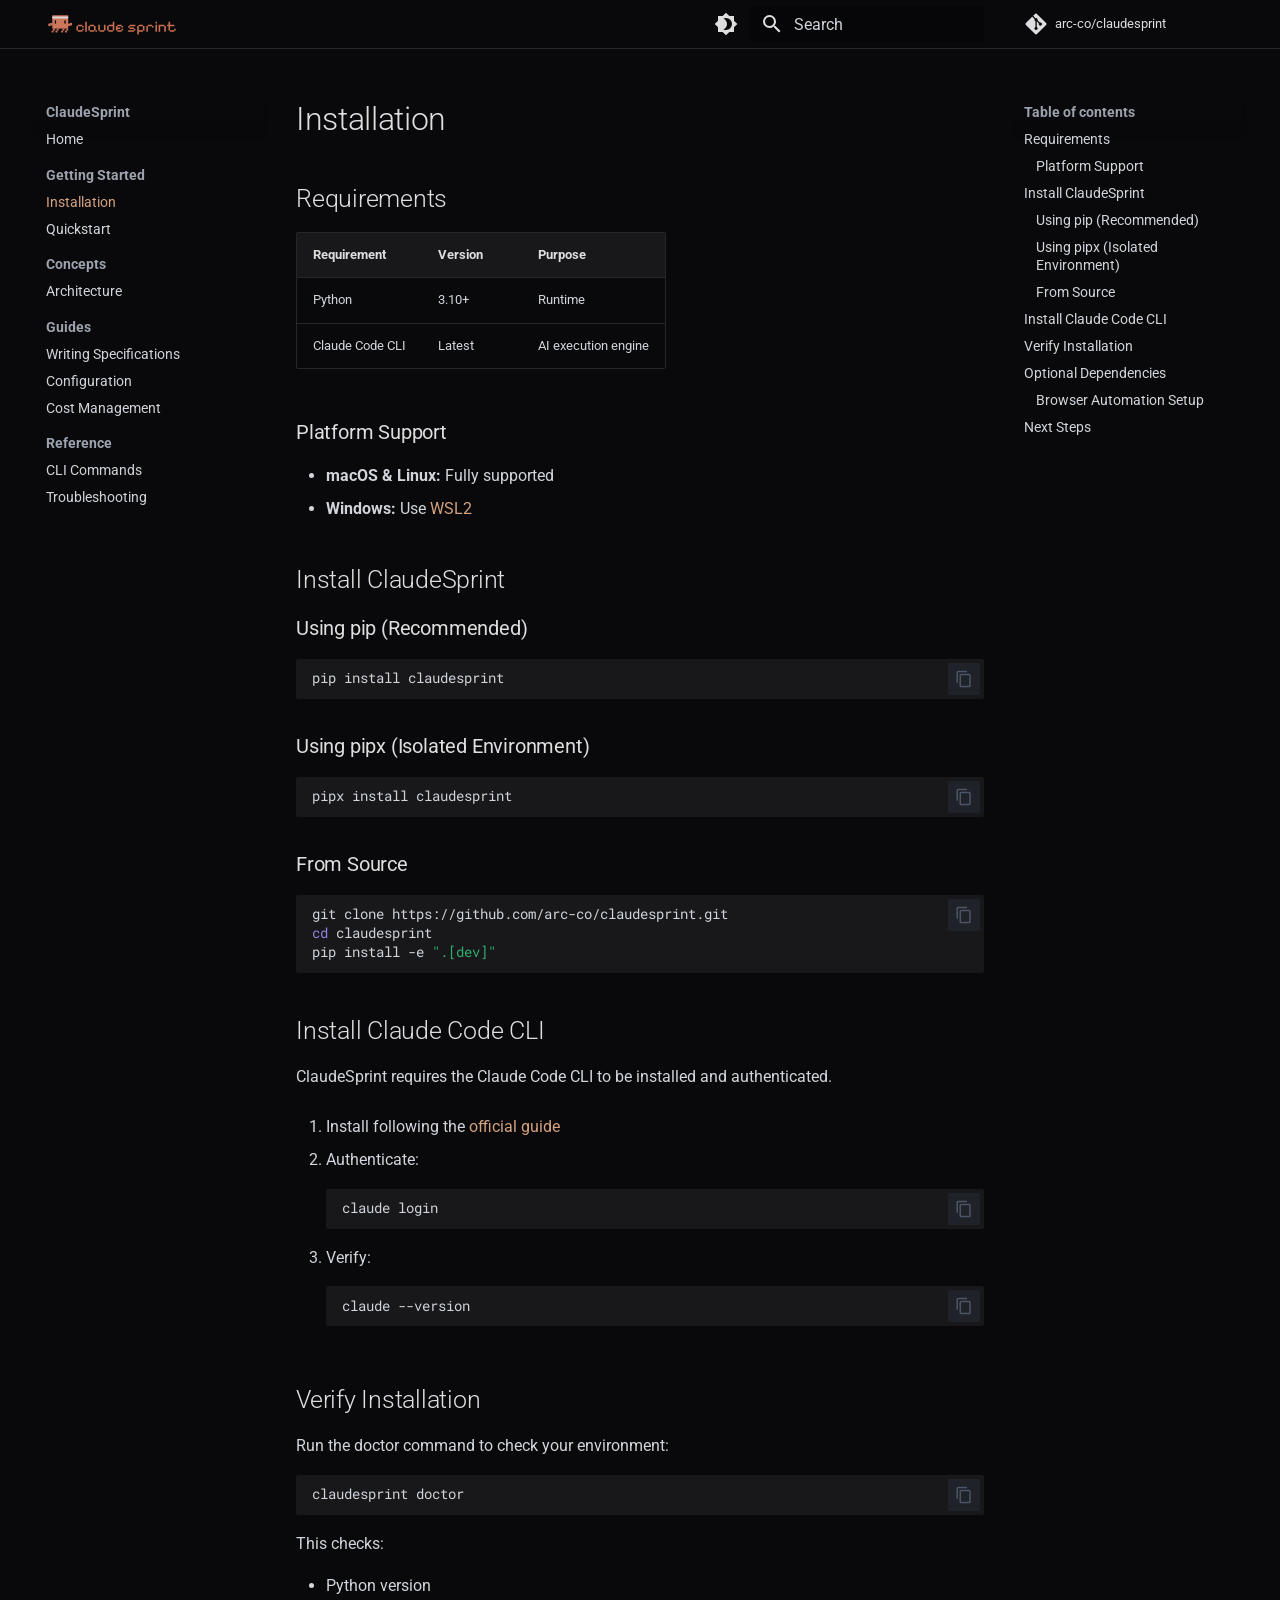
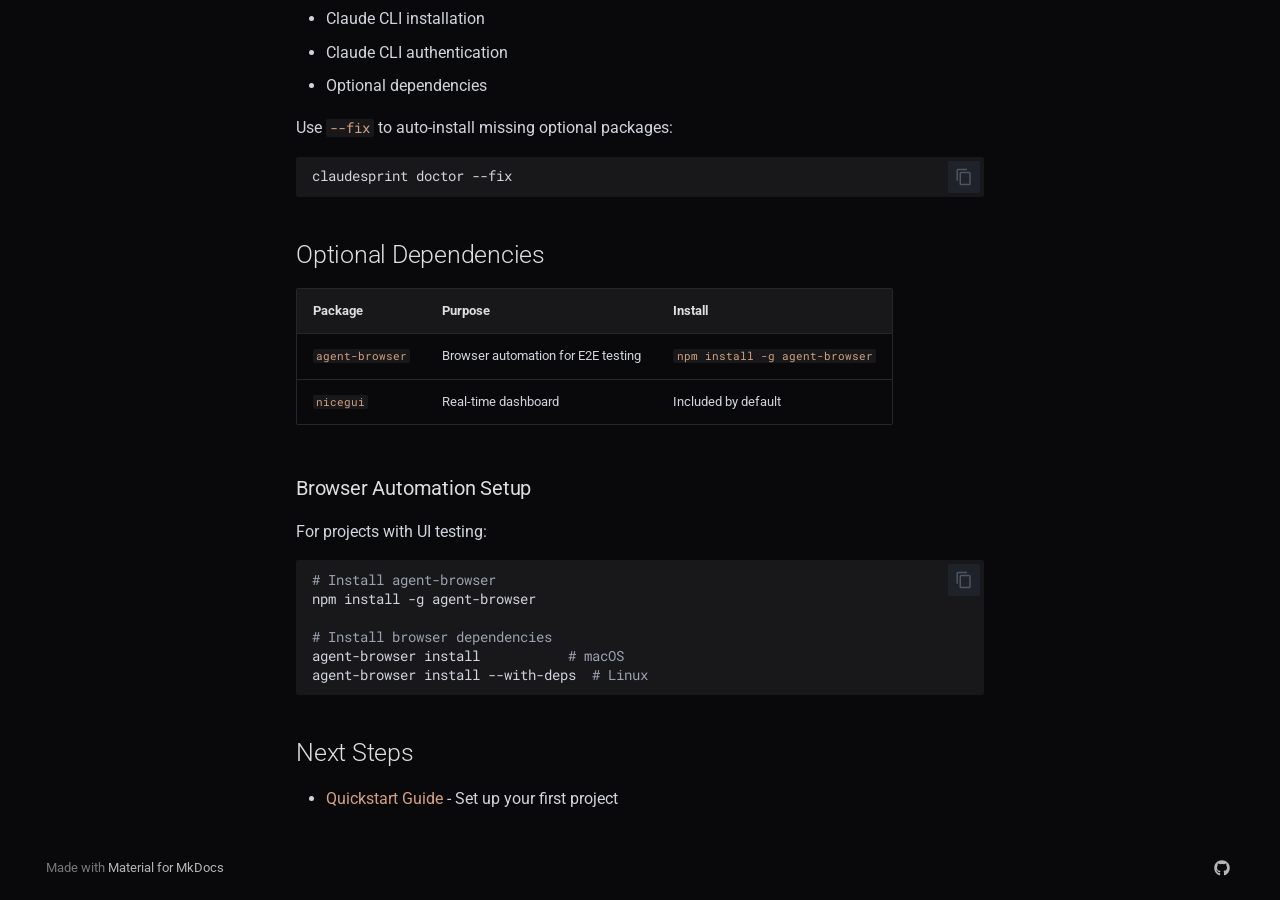
<file: getting-started/installation/index.html>
<!doctype html>
<html lang="en" class="no-js">
  <head>
    
      <meta charset="utf-8">
      <meta name="viewport" content="width=device-width,initial-scale=1">
      
        <meta name="description" content="Autonomous AI-driven software development">
      
      
      
        <link rel="canonical" href="https://arc-co.github.io/claudesprint/getting-started/installation/">
      
      
        <link rel="prev" href="../..">
      
      
        <link rel="next" href="../quickstart/">
      
      
        
      
      
      <link rel="icon" href="../../assets/favicon.png">
      <meta name="generator" content="mkdocs-1.6.1, mkdocs-material-9.7.1">
    
    
      
        <title>Installation - ClaudeSprint</title>
      
    
    
      <link rel="stylesheet" href="../../assets/stylesheets/main.484c7ddc.min.css">
      
        
        <link rel="stylesheet" href="../../assets/stylesheets/palette.ab4e12ef.min.css">
      
      


    
    
      
    
    
      
        
        
        <link rel="preconnect" href="https://fonts.gstatic.com" crossorigin>
        <link rel="stylesheet" href="https://fonts.googleapis.com/css?family=Roboto:300,300i,400,400i,700,700i%7CRoboto+Mono:400,400i,700,700i&display=fallback">
        <style>:root{--md-text-font:"Roboto";--md-code-font:"Roboto Mono"}</style>
      
    
    
      <link rel="stylesheet" href="../../stylesheets/custom.css">
    
    <script>__md_scope=new URL("../..",location),__md_hash=e=>[...e].reduce(((e,_)=>(e<<5)-e+_.charCodeAt(0)),0),__md_get=(e,_=localStorage,t=__md_scope)=>JSON.parse(_.getItem(t.pathname+"."+e)),__md_set=(e,_,t=localStorage,a=__md_scope)=>{try{t.setItem(a.pathname+"."+e,JSON.stringify(_))}catch(e){}}</script>
    
      

    
    
  </head>
  
  
    
    
      
    
    
    
    
    <body dir="ltr" data-md-color-scheme="slate" data-md-color-primary="indigo" data-md-color-accent="indigo">
  
    
    <input class="md-toggle" data-md-toggle="drawer" type="checkbox" id="__drawer" autocomplete="off">
    <input class="md-toggle" data-md-toggle="search" type="checkbox" id="__search" autocomplete="off">
    <label class="md-overlay" for="__drawer"></label>
    <div data-md-component="skip">
      
        
        <a href="#installation" class="md-skip">
          Skip to content
        </a>
      
    </div>
    <div data-md-component="announce">
      
    </div>
    
    
      

  

<header class="md-header md-header--shadow" data-md-component="header">
  <nav class="md-header__inner md-grid" aria-label="Header">
    <a href="../.." title="ClaudeSprint" class="md-header__button md-logo" aria-label="ClaudeSprint" data-md-component="logo">
      
  <img src="../../assets/claudesprint_logo.svg" alt="logo">

    </a>
    <label class="md-header__button md-icon" for="__drawer">
      
      <svg xmlns="http://www.w3.org/2000/svg" viewBox="0 0 24 24"><path d="M3 6h18v2H3zm0 5h18v2H3zm0 5h18v2H3z"/></svg>
    </label>
    <div class="md-header__title" data-md-component="header-title">
      <div class="md-header__ellipsis">
        <div class="md-header__topic">
          <span class="md-ellipsis">
            ClaudeSprint
          </span>
        </div>
        <div class="md-header__topic" data-md-component="header-topic">
          <span class="md-ellipsis">
            
              Installation
            
          </span>
        </div>
      </div>
    </div>
    
      
        <form class="md-header__option" data-md-component="palette">
  
    
    
    
    <input class="md-option" data-md-color-media="" data-md-color-scheme="slate" data-md-color-primary="indigo" data-md-color-accent="indigo"  aria-label="Switch to light mode"  type="radio" name="__palette" id="__palette_0">
    
      <label class="md-header__button md-icon" title="Switch to light mode" for="__palette_1" hidden>
        <svg xmlns="http://www.w3.org/2000/svg" viewBox="0 0 24 24"><path d="M12 18c-.89 0-1.74-.2-2.5-.55C11.56 16.5 13 14.42 13 12s-1.44-4.5-3.5-5.45C10.26 6.2 11.11 6 12 6a6 6 0 0 1 6 6 6 6 0 0 1-6 6m8-9.31V4h-4.69L12 .69 8.69 4H4v4.69L.69 12 4 15.31V20h4.69L12 23.31 15.31 20H20v-4.69L23.31 12z"/></svg>
      </label>
    
  
    
    
    
    <input class="md-option" data-md-color-media="" data-md-color-scheme="default" data-md-color-primary="indigo" data-md-color-accent="indigo"  aria-label="Switch to dark mode"  type="radio" name="__palette" id="__palette_1">
    
      <label class="md-header__button md-icon" title="Switch to dark mode" for="__palette_0" hidden>
        <svg xmlns="http://www.w3.org/2000/svg" viewBox="0 0 24 24"><path d="M12 8a4 4 0 0 0-4 4 4 4 0 0 0 4 4 4 4 0 0 0 4-4 4 4 0 0 0-4-4m0 10a6 6 0 0 1-6-6 6 6 0 0 1 6-6 6 6 0 0 1 6 6 6 6 0 0 1-6 6m8-9.31V4h-4.69L12 .69 8.69 4H4v4.69L.69 12 4 15.31V20h4.69L12 23.31 15.31 20H20v-4.69L23.31 12z"/></svg>
      </label>
    
  
</form>
      
    
    
      <script>var palette=__md_get("__palette");if(palette&&palette.color){if("(prefers-color-scheme)"===palette.color.media){var media=matchMedia("(prefers-color-scheme: light)"),input=document.querySelector(media.matches?"[data-md-color-media='(prefers-color-scheme: light)']":"[data-md-color-media='(prefers-color-scheme: dark)']");palette.color.media=input.getAttribute("data-md-color-media"),palette.color.scheme=input.getAttribute("data-md-color-scheme"),palette.color.primary=input.getAttribute("data-md-color-primary"),palette.color.accent=input.getAttribute("data-md-color-accent")}for(var[key,value]of Object.entries(palette.color))document.body.setAttribute("data-md-color-"+key,value)}</script>
    
    
    
      
      
        <label class="md-header__button md-icon" for="__search">
          
          <svg xmlns="http://www.w3.org/2000/svg" viewBox="0 0 24 24"><path d="M9.5 3A6.5 6.5 0 0 1 16 9.5c0 1.61-.59 3.09-1.56 4.23l.27.27h.79l5 5-1.5 1.5-5-5v-.79l-.27-.27A6.52 6.52 0 0 1 9.5 16 6.5 6.5 0 0 1 3 9.5 6.5 6.5 0 0 1 9.5 3m0 2C7 5 5 7 5 9.5S7 14 9.5 14 14 12 14 9.5 12 5 9.5 5"/></svg>
        </label>
        <div class="md-search" data-md-component="search" role="dialog">
  <label class="md-search__overlay" for="__search"></label>
  <div class="md-search__inner" role="search">
    <form class="md-search__form" name="search">
      <input type="text" class="md-search__input" name="query" aria-label="Search" placeholder="Search" autocapitalize="off" autocorrect="off" autocomplete="off" spellcheck="false" data-md-component="search-query" required>
      <label class="md-search__icon md-icon" for="__search">
        
        <svg xmlns="http://www.w3.org/2000/svg" viewBox="0 0 24 24"><path d="M9.5 3A6.5 6.5 0 0 1 16 9.5c0 1.61-.59 3.09-1.56 4.23l.27.27h.79l5 5-1.5 1.5-5-5v-.79l-.27-.27A6.52 6.52 0 0 1 9.5 16 6.5 6.5 0 0 1 3 9.5 6.5 6.5 0 0 1 9.5 3m0 2C7 5 5 7 5 9.5S7 14 9.5 14 14 12 14 9.5 12 5 9.5 5"/></svg>
        
        <svg xmlns="http://www.w3.org/2000/svg" viewBox="0 0 24 24"><path d="M20 11v2H8l5.5 5.5-1.42 1.42L4.16 12l7.92-7.92L13.5 5.5 8 11z"/></svg>
      </label>
      <nav class="md-search__options" aria-label="Search">
        
        <button type="reset" class="md-search__icon md-icon" title="Clear" aria-label="Clear" tabindex="-1">
          
          <svg xmlns="http://www.w3.org/2000/svg" viewBox="0 0 24 24"><path d="M19 6.41 17.59 5 12 10.59 6.41 5 5 6.41 10.59 12 5 17.59 6.41 19 12 13.41 17.59 19 19 17.59 13.41 12z"/></svg>
        </button>
      </nav>
      
    </form>
    <div class="md-search__output">
      <div class="md-search__scrollwrap" tabindex="0" data-md-scrollfix>
        <div class="md-search-result" data-md-component="search-result">
          <div class="md-search-result__meta">
            Initializing search
          </div>
          <ol class="md-search-result__list" role="presentation"></ol>
        </div>
      </div>
    </div>
  </div>
</div>
      
    
    
      <div class="md-header__source">
        <a href="https://github.com/arc-co/claudesprint" title="Go to repository" class="md-source" data-md-component="source">
  <div class="md-source__icon md-icon">
    
    <svg xmlns="http://www.w3.org/2000/svg" viewBox="0 0 448 512"><!--! Font Awesome Free 7.1.0 by @fontawesome - https://fontawesome.com License - https://fontawesome.com/license/free (Icons: CC BY 4.0, Fonts: SIL OFL 1.1, Code: MIT License) Copyright 2025 Fonticons, Inc.--><path d="M439.6 236.1 244 40.5c-5.4-5.5-12.8-8.5-20.4-8.5s-15 3-20.4 8.4L162.5 81l51.5 51.5c27.1-9.1 52.7 16.8 43.4 43.7l49.7 49.7c34.2-11.8 61.2 31 35.5 56.7-26.5 26.5-70.2-2.9-56-37.3L240.3 199v121.9c25.3 12.5 22.3 41.8 9.1 55-6.4 6.4-15.2 10.1-24.3 10.1s-17.8-3.6-24.3-10.1c-17.6-17.6-11.1-46.9 11.2-56v-123c-20.8-8.5-24.6-30.7-18.6-45L142.6 101 8.5 235.1C3 240.6 0 247.9 0 255.5s3 15 8.5 20.4l195.6 195.7c5.4 5.4 12.7 8.4 20.4 8.4s15-3 20.4-8.4l194.7-194.7c5.4-5.4 8.4-12.8 8.4-20.4s-3-15-8.4-20.4"/></svg>
  </div>
  <div class="md-source__repository">
    arc-co/claudesprint
  </div>
</a>
      </div>
    
  </nav>
  
</header>
    
    <div class="md-container" data-md-component="container">
      
      
        
          
        
      
      <main class="md-main" data-md-component="main">
        <div class="md-main__inner md-grid">
          
            
              
              <div class="md-sidebar md-sidebar--primary" data-md-component="sidebar" data-md-type="navigation" >
                <div class="md-sidebar__scrollwrap">
                  <div class="md-sidebar__inner">
                    



<nav class="md-nav md-nav--primary" aria-label="Navigation" data-md-level="0">
  <label class="md-nav__title" for="__drawer">
    <a href="../.." title="ClaudeSprint" class="md-nav__button md-logo" aria-label="ClaudeSprint" data-md-component="logo">
      
  <img src="../../assets/claudesprint_logo.svg" alt="logo">

    </a>
    ClaudeSprint
  </label>
  
    <div class="md-nav__source">
      <a href="https://github.com/arc-co/claudesprint" title="Go to repository" class="md-source" data-md-component="source">
  <div class="md-source__icon md-icon">
    
    <svg xmlns="http://www.w3.org/2000/svg" viewBox="0 0 448 512"><!--! Font Awesome Free 7.1.0 by @fontawesome - https://fontawesome.com License - https://fontawesome.com/license/free (Icons: CC BY 4.0, Fonts: SIL OFL 1.1, Code: MIT License) Copyright 2025 Fonticons, Inc.--><path d="M439.6 236.1 244 40.5c-5.4-5.5-12.8-8.5-20.4-8.5s-15 3-20.4 8.4L162.5 81l51.5 51.5c27.1-9.1 52.7 16.8 43.4 43.7l49.7 49.7c34.2-11.8 61.2 31 35.5 56.7-26.5 26.5-70.2-2.9-56-37.3L240.3 199v121.9c25.3 12.5 22.3 41.8 9.1 55-6.4 6.4-15.2 10.1-24.3 10.1s-17.8-3.6-24.3-10.1c-17.6-17.6-11.1-46.9 11.2-56v-123c-20.8-8.5-24.6-30.7-18.6-45L142.6 101 8.5 235.1C3 240.6 0 247.9 0 255.5s3 15 8.5 20.4l195.6 195.7c5.4 5.4 12.7 8.4 20.4 8.4s15-3 20.4-8.4l194.7-194.7c5.4-5.4 8.4-12.8 8.4-20.4s-3-15-8.4-20.4"/></svg>
  </div>
  <div class="md-source__repository">
    arc-co/claudesprint
  </div>
</a>
    </div>
  
  <ul class="md-nav__list" data-md-scrollfix>
    
      
      
  
  
  
  
    <li class="md-nav__item">
      <a href="../.." class="md-nav__link">
        
  
  
  <span class="md-ellipsis">
    
  
    Home
  

    
  </span>
  
  

      </a>
    </li>
  

    
      
      
  
  
    
  
  
  
    
    
    
    
      
        
        
      
    
    
    <li class="md-nav__item md-nav__item--active md-nav__item--section md-nav__item--nested">
      
        
        
        <input class="md-nav__toggle md-toggle " type="checkbox" id="__nav_2" checked>
        
          
          <label class="md-nav__link" for="__nav_2" id="__nav_2_label" tabindex="">
            
  
  
  <span class="md-ellipsis">
    
  
    Getting Started
  

    
  </span>
  
  

            <span class="md-nav__icon md-icon"></span>
          </label>
        
        <nav class="md-nav" data-md-level="1" aria-labelledby="__nav_2_label" aria-expanded="true">
          <label class="md-nav__title" for="__nav_2">
            <span class="md-nav__icon md-icon"></span>
            
  
    Getting Started
  

          </label>
          <ul class="md-nav__list" data-md-scrollfix>
            
              
                
  
  
    
  
  
  
    <li class="md-nav__item md-nav__item--active">
      
      <input class="md-nav__toggle md-toggle" type="checkbox" id="__toc">
      
      
        
      
      
        <label class="md-nav__link md-nav__link--active" for="__toc">
          
  
  
  <span class="md-ellipsis">
    
  
    Installation
  

    
  </span>
  
  

          <span class="md-nav__icon md-icon"></span>
        </label>
      
      <a href="./" class="md-nav__link md-nav__link--active">
        
  
  
  <span class="md-ellipsis">
    
  
    Installation
  

    
  </span>
  
  

      </a>
      
        

<nav class="md-nav md-nav--secondary" aria-label="Table of contents">
  
  
  
    
  
  
    <label class="md-nav__title" for="__toc">
      <span class="md-nav__icon md-icon"></span>
      Table of contents
    </label>
    <ul class="md-nav__list" data-md-component="toc" data-md-scrollfix>
      
        <li class="md-nav__item">
  <a href="#requirements" class="md-nav__link">
    <span class="md-ellipsis">
      
        Requirements
      
    </span>
  </a>
  
    <nav class="md-nav" aria-label="Requirements">
      <ul class="md-nav__list">
        
          <li class="md-nav__item">
  <a href="#platform-support" class="md-nav__link">
    <span class="md-ellipsis">
      
        Platform Support
      
    </span>
  </a>
  
</li>
        
      </ul>
    </nav>
  
</li>
      
        <li class="md-nav__item">
  <a href="#install-claudesprint" class="md-nav__link">
    <span class="md-ellipsis">
      
        Install ClaudeSprint
      
    </span>
  </a>
  
    <nav class="md-nav" aria-label="Install ClaudeSprint">
      <ul class="md-nav__list">
        
          <li class="md-nav__item">
  <a href="#using-pip-recommended" class="md-nav__link">
    <span class="md-ellipsis">
      
        Using pip (Recommended)
      
    </span>
  </a>
  
</li>
        
          <li class="md-nav__item">
  <a href="#using-pipx-isolated-environment" class="md-nav__link">
    <span class="md-ellipsis">
      
        Using pipx (Isolated Environment)
      
    </span>
  </a>
  
</li>
        
          <li class="md-nav__item">
  <a href="#from-source" class="md-nav__link">
    <span class="md-ellipsis">
      
        From Source
      
    </span>
  </a>
  
</li>
        
      </ul>
    </nav>
  
</li>
      
        <li class="md-nav__item">
  <a href="#install-claude-code-cli" class="md-nav__link">
    <span class="md-ellipsis">
      
        Install Claude Code CLI
      
    </span>
  </a>
  
</li>
      
        <li class="md-nav__item">
  <a href="#verify-installation" class="md-nav__link">
    <span class="md-ellipsis">
      
        Verify Installation
      
    </span>
  </a>
  
</li>
      
        <li class="md-nav__item">
  <a href="#optional-dependencies" class="md-nav__link">
    <span class="md-ellipsis">
      
        Optional Dependencies
      
    </span>
  </a>
  
    <nav class="md-nav" aria-label="Optional Dependencies">
      <ul class="md-nav__list">
        
          <li class="md-nav__item">
  <a href="#browser-automation-setup" class="md-nav__link">
    <span class="md-ellipsis">
      
        Browser Automation Setup
      
    </span>
  </a>
  
</li>
        
      </ul>
    </nav>
  
</li>
      
        <li class="md-nav__item">
  <a href="#next-steps" class="md-nav__link">
    <span class="md-ellipsis">
      
        Next Steps
      
    </span>
  </a>
  
</li>
      
    </ul>
  
</nav>
      
    </li>
  

              
            
              
                
  
  
  
  
    <li class="md-nav__item">
      <a href="../quickstart/" class="md-nav__link">
        
  
  
  <span class="md-ellipsis">
    
  
    Quickstart
  

    
  </span>
  
  

      </a>
    </li>
  

              
            
          </ul>
        </nav>
      
    </li>
  

    
      
      
  
  
  
  
    
    
    
    
      
        
        
      
    
    
    <li class="md-nav__item md-nav__item--section md-nav__item--nested">
      
        
        
          
        
        <input class="md-nav__toggle md-toggle md-toggle--indeterminate" type="checkbox" id="__nav_3" >
        
          
          <label class="md-nav__link" for="__nav_3" id="__nav_3_label" tabindex="">
            
  
  
  <span class="md-ellipsis">
    
  
    Concepts
  

    
  </span>
  
  

            <span class="md-nav__icon md-icon"></span>
          </label>
        
        <nav class="md-nav" data-md-level="1" aria-labelledby="__nav_3_label" aria-expanded="false">
          <label class="md-nav__title" for="__nav_3">
            <span class="md-nav__icon md-icon"></span>
            
  
    Concepts
  

          </label>
          <ul class="md-nav__list" data-md-scrollfix>
            
              
                
  
  
  
  
    <li class="md-nav__item">
      <a href="../../concepts/architecture/" class="md-nav__link">
        
  
  
  <span class="md-ellipsis">
    
  
    Architecture
  

    
  </span>
  
  

      </a>
    </li>
  

              
            
          </ul>
        </nav>
      
    </li>
  

    
      
      
  
  
  
  
    
    
    
    
      
        
        
      
    
    
    <li class="md-nav__item md-nav__item--section md-nav__item--nested">
      
        
        
          
        
        <input class="md-nav__toggle md-toggle md-toggle--indeterminate" type="checkbox" id="__nav_4" >
        
          
          <label class="md-nav__link" for="__nav_4" id="__nav_4_label" tabindex="">
            
  
  
  <span class="md-ellipsis">
    
  
    Guides
  

    
  </span>
  
  

            <span class="md-nav__icon md-icon"></span>
          </label>
        
        <nav class="md-nav" data-md-level="1" aria-labelledby="__nav_4_label" aria-expanded="false">
          <label class="md-nav__title" for="__nav_4">
            <span class="md-nav__icon md-icon"></span>
            
  
    Guides
  

          </label>
          <ul class="md-nav__list" data-md-scrollfix>
            
              
                
  
  
  
  
    <li class="md-nav__item">
      <a href="../../guides/specifications/" class="md-nav__link">
        
  
  
  <span class="md-ellipsis">
    
  
    Writing Specifications
  

    
  </span>
  
  

      </a>
    </li>
  

              
            
              
                
  
  
  
  
    <li class="md-nav__item">
      <a href="../../guides/configuration/" class="md-nav__link">
        
  
  
  <span class="md-ellipsis">
    
  
    Configuration
  

    
  </span>
  
  

      </a>
    </li>
  

              
            
              
                
  
  
  
  
    <li class="md-nav__item">
      <a href="../../guides/cost-management/" class="md-nav__link">
        
  
  
  <span class="md-ellipsis">
    
  
    Cost Management
  

    
  </span>
  
  

      </a>
    </li>
  

              
            
          </ul>
        </nav>
      
    </li>
  

    
      
      
  
  
  
  
    
    
    
    
      
        
        
      
    
    
    <li class="md-nav__item md-nav__item--section md-nav__item--nested">
      
        
        
          
        
        <input class="md-nav__toggle md-toggle md-toggle--indeterminate" type="checkbox" id="__nav_5" >
        
          
          <label class="md-nav__link" for="__nav_5" id="__nav_5_label" tabindex="">
            
  
  
  <span class="md-ellipsis">
    
  
    Reference
  

    
  </span>
  
  

            <span class="md-nav__icon md-icon"></span>
          </label>
        
        <nav class="md-nav" data-md-level="1" aria-labelledby="__nav_5_label" aria-expanded="false">
          <label class="md-nav__title" for="__nav_5">
            <span class="md-nav__icon md-icon"></span>
            
  
    Reference
  

          </label>
          <ul class="md-nav__list" data-md-scrollfix>
            
              
                
  
  
  
  
    <li class="md-nav__item">
      <a href="../../reference/cli-commands/" class="md-nav__link">
        
  
  
  <span class="md-ellipsis">
    
  
    CLI Commands
  

    
  </span>
  
  

      </a>
    </li>
  

              
            
              
                
  
  
  
  
    <li class="md-nav__item">
      <a href="../../reference/troubleshooting/" class="md-nav__link">
        
  
  
  <span class="md-ellipsis">
    
  
    Troubleshooting
  

    
  </span>
  
  

      </a>
    </li>
  

              
            
          </ul>
        </nav>
      
    </li>
  

    
  </ul>
</nav>
                  </div>
                </div>
              </div>
            
            
              
              <div class="md-sidebar md-sidebar--secondary" data-md-component="sidebar" data-md-type="toc" >
                <div class="md-sidebar__scrollwrap">
                  <div class="md-sidebar__inner">
                    

<nav class="md-nav md-nav--secondary" aria-label="Table of contents">
  
  
  
    
  
  
    <label class="md-nav__title" for="__toc">
      <span class="md-nav__icon md-icon"></span>
      Table of contents
    </label>
    <ul class="md-nav__list" data-md-component="toc" data-md-scrollfix>
      
        <li class="md-nav__item">
  <a href="#requirements" class="md-nav__link">
    <span class="md-ellipsis">
      
        Requirements
      
    </span>
  </a>
  
    <nav class="md-nav" aria-label="Requirements">
      <ul class="md-nav__list">
        
          <li class="md-nav__item">
  <a href="#platform-support" class="md-nav__link">
    <span class="md-ellipsis">
      
        Platform Support
      
    </span>
  </a>
  
</li>
        
      </ul>
    </nav>
  
</li>
      
        <li class="md-nav__item">
  <a href="#install-claudesprint" class="md-nav__link">
    <span class="md-ellipsis">
      
        Install ClaudeSprint
      
    </span>
  </a>
  
    <nav class="md-nav" aria-label="Install ClaudeSprint">
      <ul class="md-nav__list">
        
          <li class="md-nav__item">
  <a href="#using-pip-recommended" class="md-nav__link">
    <span class="md-ellipsis">
      
        Using pip (Recommended)
      
    </span>
  </a>
  
</li>
        
          <li class="md-nav__item">
  <a href="#using-pipx-isolated-environment" class="md-nav__link">
    <span class="md-ellipsis">
      
        Using pipx (Isolated Environment)
      
    </span>
  </a>
  
</li>
        
          <li class="md-nav__item">
  <a href="#from-source" class="md-nav__link">
    <span class="md-ellipsis">
      
        From Source
      
    </span>
  </a>
  
</li>
        
      </ul>
    </nav>
  
</li>
      
        <li class="md-nav__item">
  <a href="#install-claude-code-cli" class="md-nav__link">
    <span class="md-ellipsis">
      
        Install Claude Code CLI
      
    </span>
  </a>
  
</li>
      
        <li class="md-nav__item">
  <a href="#verify-installation" class="md-nav__link">
    <span class="md-ellipsis">
      
        Verify Installation
      
    </span>
  </a>
  
</li>
      
        <li class="md-nav__item">
  <a href="#optional-dependencies" class="md-nav__link">
    <span class="md-ellipsis">
      
        Optional Dependencies
      
    </span>
  </a>
  
    <nav class="md-nav" aria-label="Optional Dependencies">
      <ul class="md-nav__list">
        
          <li class="md-nav__item">
  <a href="#browser-automation-setup" class="md-nav__link">
    <span class="md-ellipsis">
      
        Browser Automation Setup
      
    </span>
  </a>
  
</li>
        
      </ul>
    </nav>
  
</li>
      
        <li class="md-nav__item">
  <a href="#next-steps" class="md-nav__link">
    <span class="md-ellipsis">
      
        Next Steps
      
    </span>
  </a>
  
</li>
      
    </ul>
  
</nav>
                  </div>
                </div>
              </div>
            
          
          
            <div class="md-content" data-md-component="content">
              
              <article class="md-content__inner md-typeset">
                
                  


  
  


<h1 id="installation">Installation<a class="headerlink" href="#installation" title="Permanent link">&para;</a></h1>
<h2 id="requirements">Requirements<a class="headerlink" href="#requirements" title="Permanent link">&para;</a></h2>
<table>
<thead>
<tr>
<th>Requirement</th>
<th>Version</th>
<th>Purpose</th>
</tr>
</thead>
<tbody>
<tr>
<td>Python</td>
<td>3.10+</td>
<td>Runtime</td>
</tr>
<tr>
<td>Claude Code CLI</td>
<td>Latest</td>
<td>AI execution engine</td>
</tr>
</tbody>
</table>
<h3 id="platform-support">Platform Support<a class="headerlink" href="#platform-support" title="Permanent link">&para;</a></h3>
<ul>
<li><strong>macOS &amp; Linux:</strong> Fully supported</li>
<li><strong>Windows:</strong> Use <a href="https://learn.microsoft.com/en-us/windows/wsl/install">WSL2</a></li>
</ul>
<h2 id="install-claudesprint">Install ClaudeSprint<a class="headerlink" href="#install-claudesprint" title="Permanent link">&para;</a></h2>
<h3 id="using-pip-recommended">Using pip (Recommended)<a class="headerlink" href="#using-pip-recommended" title="Permanent link">&para;</a></h3>
<div class="highlight"><pre><span></span><code><a id="__codelineno-0-1" name="__codelineno-0-1" href="#__codelineno-0-1"></a>pip<span class="w"> </span>install<span class="w"> </span>claudesprint
</code></pre></div>
<h3 id="using-pipx-isolated-environment">Using pipx (Isolated Environment)<a class="headerlink" href="#using-pipx-isolated-environment" title="Permanent link">&para;</a></h3>
<div class="highlight"><pre><span></span><code><a id="__codelineno-1-1" name="__codelineno-1-1" href="#__codelineno-1-1"></a>pipx<span class="w"> </span>install<span class="w"> </span>claudesprint
</code></pre></div>
<h3 id="from-source">From Source<a class="headerlink" href="#from-source" title="Permanent link">&para;</a></h3>
<div class="highlight"><pre><span></span><code><a id="__codelineno-2-1" name="__codelineno-2-1" href="#__codelineno-2-1"></a>git<span class="w"> </span>clone<span class="w"> </span>https://github.com/arc-co/claudesprint.git
<a id="__codelineno-2-2" name="__codelineno-2-2" href="#__codelineno-2-2"></a><span class="nb">cd</span><span class="w"> </span>claudesprint
<a id="__codelineno-2-3" name="__codelineno-2-3" href="#__codelineno-2-3"></a>pip<span class="w"> </span>install<span class="w"> </span>-e<span class="w"> </span><span class="s2">&quot;.[dev]&quot;</span>
</code></pre></div>
<h2 id="install-claude-code-cli">Install Claude Code CLI<a class="headerlink" href="#install-claude-code-cli" title="Permanent link">&para;</a></h2>
<p>ClaudeSprint requires the Claude Code CLI to be installed and authenticated.</p>
<ol>
<li>
<p>Install following the <a href="https://docs.anthropic.com/en/docs/claude-code">official guide</a></p>
</li>
<li>
<p>Authenticate:
   <div class="highlight"><pre><span></span><code><a id="__codelineno-3-1" name="__codelineno-3-1" href="#__codelineno-3-1"></a>claude<span class="w"> </span>login
</code></pre></div></p>
</li>
<li>
<p>Verify:
   <div class="highlight"><pre><span></span><code><a id="__codelineno-4-1" name="__codelineno-4-1" href="#__codelineno-4-1"></a>claude<span class="w"> </span>--version
</code></pre></div></p>
</li>
</ol>
<h2 id="verify-installation">Verify Installation<a class="headerlink" href="#verify-installation" title="Permanent link">&para;</a></h2>
<p>Run the doctor command to check your environment:</p>
<div class="highlight"><pre><span></span><code><a id="__codelineno-5-1" name="__codelineno-5-1" href="#__codelineno-5-1"></a>claudesprint<span class="w"> </span>doctor
</code></pre></div>
<p>This checks:</p>
<ul>
<li>Python version</li>
<li>Claude CLI installation</li>
<li>Claude CLI authentication</li>
<li>Optional dependencies</li>
</ul>
<p>Use <code>--fix</code> to auto-install missing optional packages:</p>
<div class="highlight"><pre><span></span><code><a id="__codelineno-6-1" name="__codelineno-6-1" href="#__codelineno-6-1"></a>claudesprint<span class="w"> </span>doctor<span class="w"> </span>--fix
</code></pre></div>
<h2 id="optional-dependencies">Optional Dependencies<a class="headerlink" href="#optional-dependencies" title="Permanent link">&para;</a></h2>
<table>
<thead>
<tr>
<th>Package</th>
<th>Purpose</th>
<th>Install</th>
</tr>
</thead>
<tbody>
<tr>
<td><code>agent-browser</code></td>
<td>Browser automation for E2E testing</td>
<td><code>npm install -g agent-browser</code></td>
</tr>
<tr>
<td><code>nicegui</code></td>
<td>Real-time dashboard</td>
<td>Included by default</td>
</tr>
</tbody>
</table>
<h3 id="browser-automation-setup">Browser Automation Setup<a class="headerlink" href="#browser-automation-setup" title="Permanent link">&para;</a></h3>
<p>For projects with UI testing:</p>
<div class="highlight"><pre><span></span><code><a id="__codelineno-7-1" name="__codelineno-7-1" href="#__codelineno-7-1"></a><span class="c1"># Install agent-browser</span>
<a id="__codelineno-7-2" name="__codelineno-7-2" href="#__codelineno-7-2"></a>npm<span class="w"> </span>install<span class="w"> </span>-g<span class="w"> </span>agent-browser
<a id="__codelineno-7-3" name="__codelineno-7-3" href="#__codelineno-7-3"></a>
<a id="__codelineno-7-4" name="__codelineno-7-4" href="#__codelineno-7-4"></a><span class="c1"># Install browser dependencies</span>
<a id="__codelineno-7-5" name="__codelineno-7-5" href="#__codelineno-7-5"></a>agent-browser<span class="w"> </span>install<span class="w">           </span><span class="c1"># macOS</span>
<a id="__codelineno-7-6" name="__codelineno-7-6" href="#__codelineno-7-6"></a>agent-browser<span class="w"> </span>install<span class="w"> </span>--with-deps<span class="w">  </span><span class="c1"># Linux</span>
</code></pre></div>
<h2 id="next-steps">Next Steps<a class="headerlink" href="#next-steps" title="Permanent link">&para;</a></h2>
<ul>
<li><a href="../quickstart/">Quickstart Guide</a> - Set up your first project</li>
</ul>












                
              </article>
            </div>
          
          
<script>var target=document.getElementById(location.hash.slice(1));target&&target.name&&(target.checked=target.name.startsWith("__tabbed_"))</script>
        </div>
        
      </main>
      
        <footer class="md-footer">
  
  <div class="md-footer-meta md-typeset">
    <div class="md-footer-meta__inner md-grid">
      <div class="md-copyright">
  
  
    Made with
    <a href="https://squidfunk.github.io/mkdocs-material/" target="_blank" rel="noopener">
      Material for MkDocs
    </a>
  
</div>
      
        
<div class="md-social">
  
    
    
    
    
      
      
    
    <a href="https://github.com/arc-co/claudesprint" target="_blank" rel="noopener" title="github.com" class="md-social__link">
      <svg xmlns="http://www.w3.org/2000/svg" viewBox="0 0 512 512"><!--! Font Awesome Free 7.1.0 by @fontawesome - https://fontawesome.com License - https://fontawesome.com/license/free (Icons: CC BY 4.0, Fonts: SIL OFL 1.1, Code: MIT License) Copyright 2025 Fonticons, Inc.--><path d="M173.9 397.4c0 2-2.3 3.6-5.2 3.6-3.3.3-5.6-1.3-5.6-3.6 0-2 2.3-3.6 5.2-3.6 3-.3 5.6 1.3 5.6 3.6m-31.1-4.5c-.7 2 1.3 4.3 4.3 4.9 2.6 1 5.6 0 6.2-2s-1.3-4.3-4.3-5.2c-2.6-.7-5.5.3-6.2 2.3m44.2-1.7c-2.9.7-4.9 2.6-4.6 4.9.3 2 2.9 3.3 5.9 2.6 2.9-.7 4.9-2.6 4.6-4.6-.3-1.9-3-3.2-5.9-2.9M252.8 8C114.1 8 8 113.3 8 252c0 110.9 69.8 205.8 169.5 239.2 12.8 2.3 17.3-5.6 17.3-12.1 0-6.2-.3-40.4-.3-61.4 0 0-70 15-84.7-29.8 0 0-11.4-29.1-27.8-36.6 0 0-22.9-15.7 1.6-15.4 0 0 24.9 2 38.6 25.8 21.9 38.6 58.6 27.5 72.9 20.9 2.3-16 8.8-27.1 16-33.7-55.9-6.2-112.3-14.3-112.3-110.5 0-27.5 7.6-41.3 23.6-58.9-2.6-6.5-11.1-33.3 2.6-67.9 20.9-6.5 69 27 69 27 20-5.6 41.5-8.5 62.8-8.5s42.8 2.9 62.8 8.5c0 0 48.1-33.6 69-27 13.7 34.7 5.2 61.4 2.6 67.9 16 17.7 25.8 31.5 25.8 58.9 0 96.5-58.9 104.2-114.8 110.5 9.2 7.9 17 22.9 17 46.4 0 33.7-.3 75.4-.3 83.6 0 6.5 4.6 14.4 17.3 12.1C436.2 457.8 504 362.9 504 252 504 113.3 391.5 8 252.8 8M105.2 352.9c-1.3 1-1 3.3.7 5.2 1.6 1.6 3.9 2.3 5.2 1 1.3-1 1-3.3-.7-5.2-1.6-1.6-3.9-2.3-5.2-1m-10.8-8.1c-.7 1.3.3 2.9 2.3 3.9 1.6 1 3.6.7 4.3-.7.7-1.3-.3-2.9-2.3-3.9-2-.6-3.6-.3-4.3.7m32.4 35.6c-1.6 1.3-1 4.3 1.3 6.2 2.3 2.3 5.2 2.6 6.5 1 1.3-1.3.7-4.3-1.3-6.2-2.2-2.3-5.2-2.6-6.5-1m-11.4-14.7c-1.6 1-1.6 3.6 0 5.9s4.3 3.3 5.6 2.3c1.6-1.3 1.6-3.9 0-6.2-1.4-2.3-4-3.3-5.6-2"/></svg>
    </a>
  
</div>
      
    </div>
  </div>
</footer>
      
    </div>
    <div class="md-dialog" data-md-component="dialog">
      <div class="md-dialog__inner md-typeset"></div>
    </div>
    
    
    
      
      
      <script id="__config" type="application/json">{"annotate": null, "base": "../..", "features": ["navigation.instant", "navigation.tracking", "navigation.sections", "navigation.expand", "toc.follow", "content.code.copy"], "search": "../../assets/javascripts/workers/search.2c215733.min.js", "tags": null, "translations": {"clipboard.copied": "Copied to clipboard", "clipboard.copy": "Copy to clipboard", "search.result.more.one": "1 more on this page", "search.result.more.other": "# more on this page", "search.result.none": "No matching documents", "search.result.one": "1 matching document", "search.result.other": "# matching documents", "search.result.placeholder": "Type to start searching", "search.result.term.missing": "Missing", "select.version": "Select version"}, "version": null}</script>
    
    
      <script src="../../assets/javascripts/bundle.79ae519e.min.js"></script>
      
    
  </body>
</html>
</file>
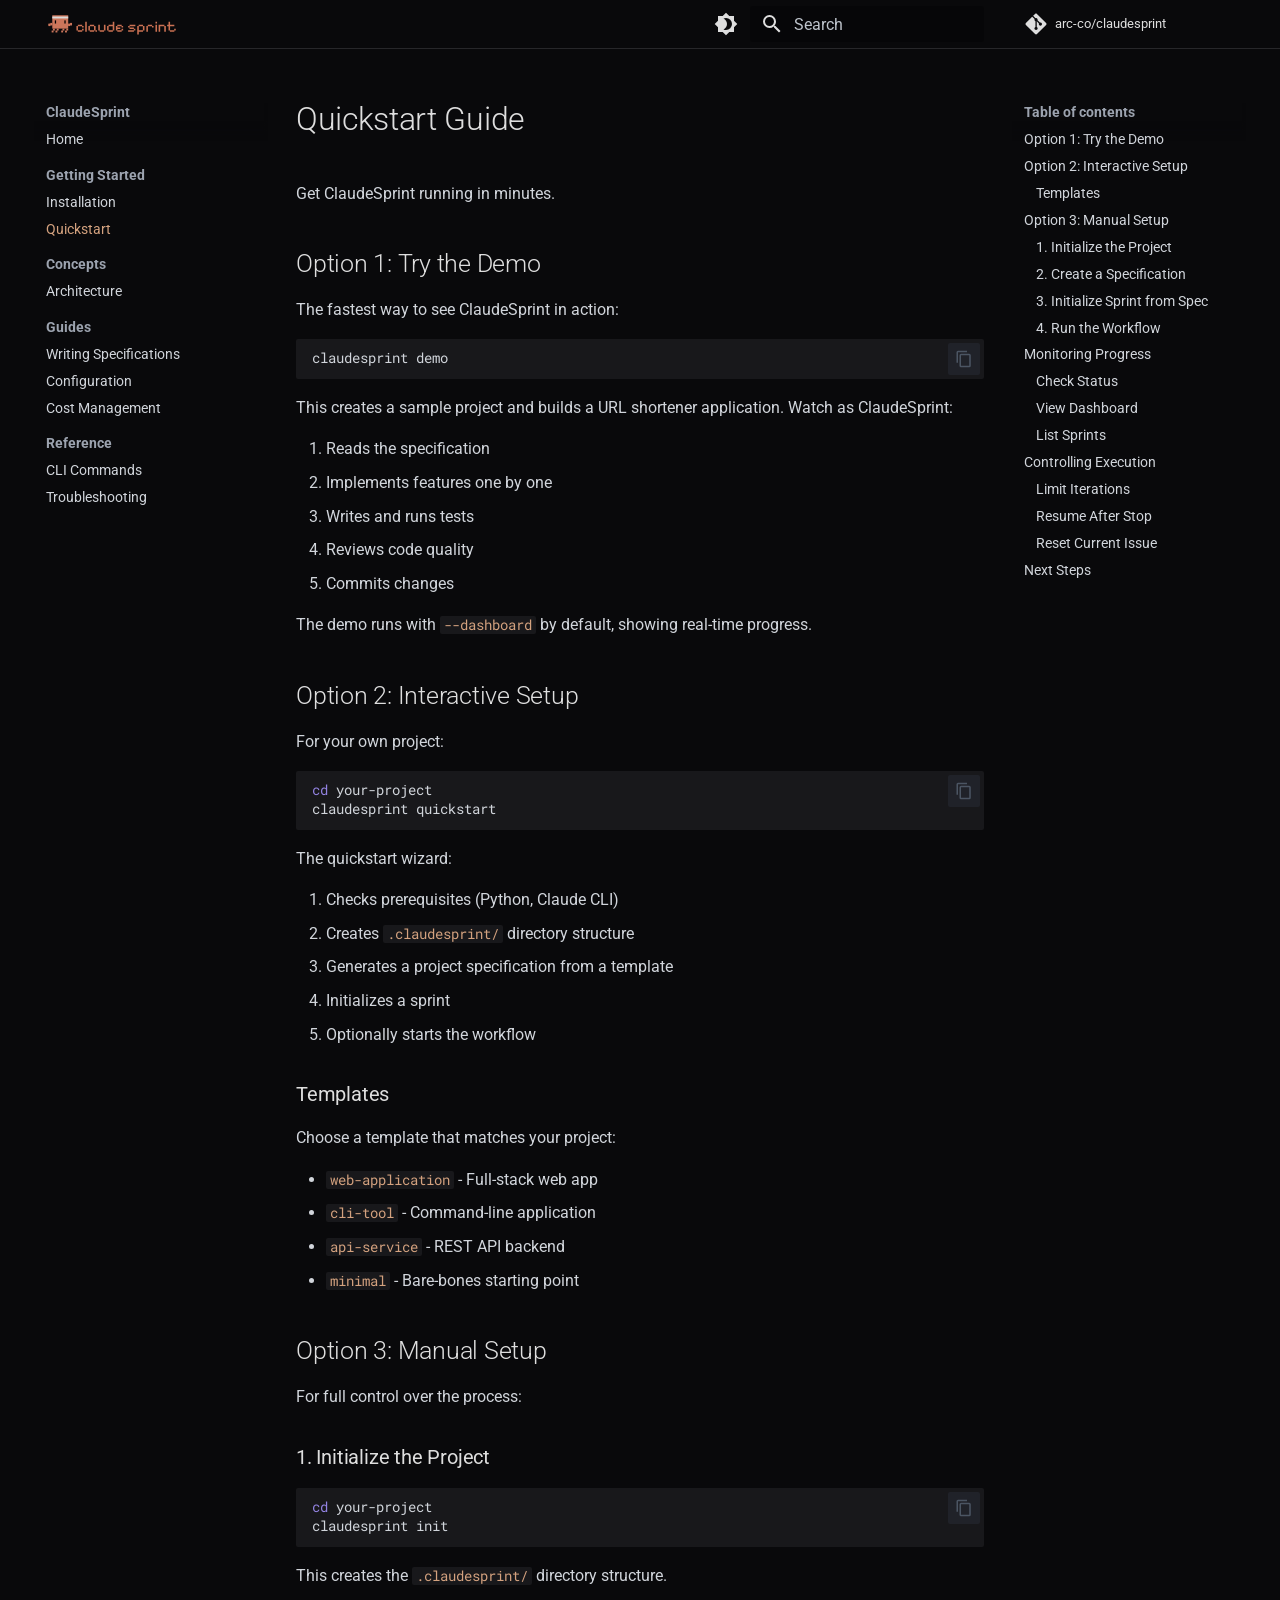
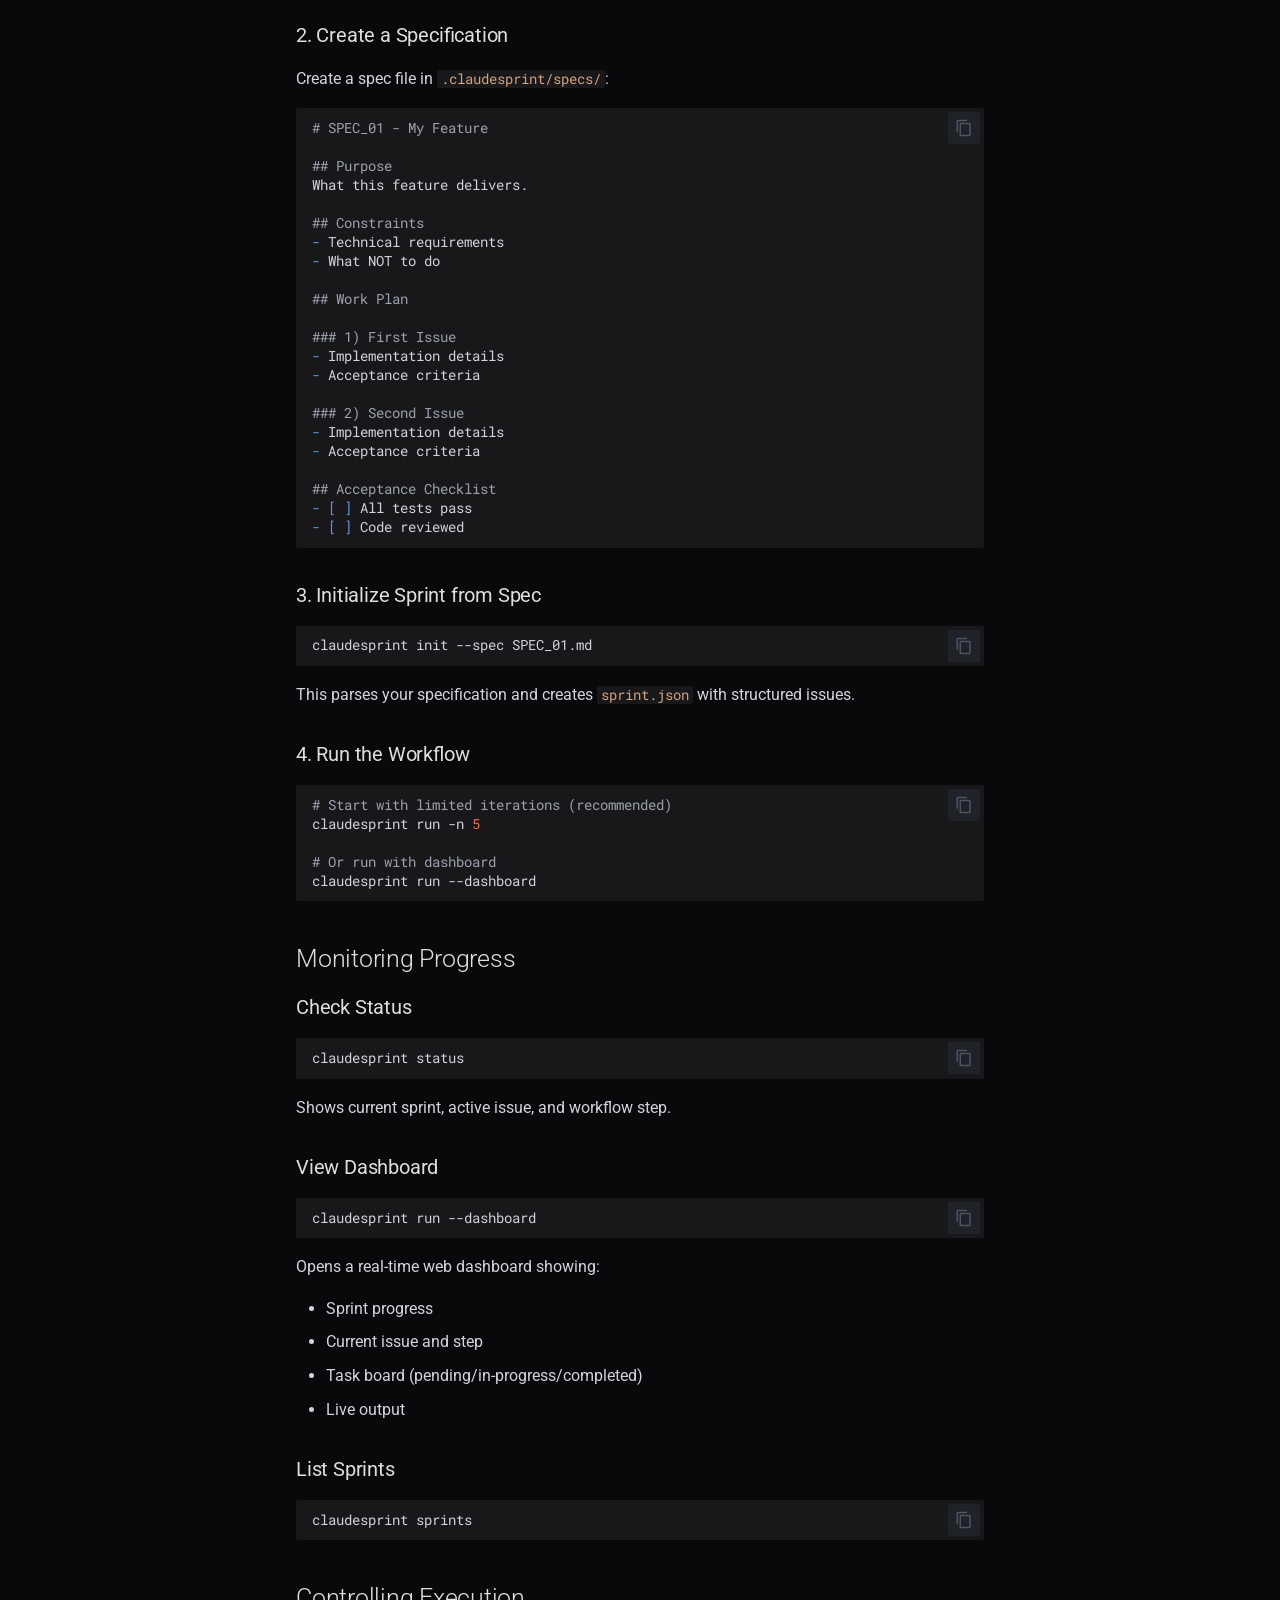
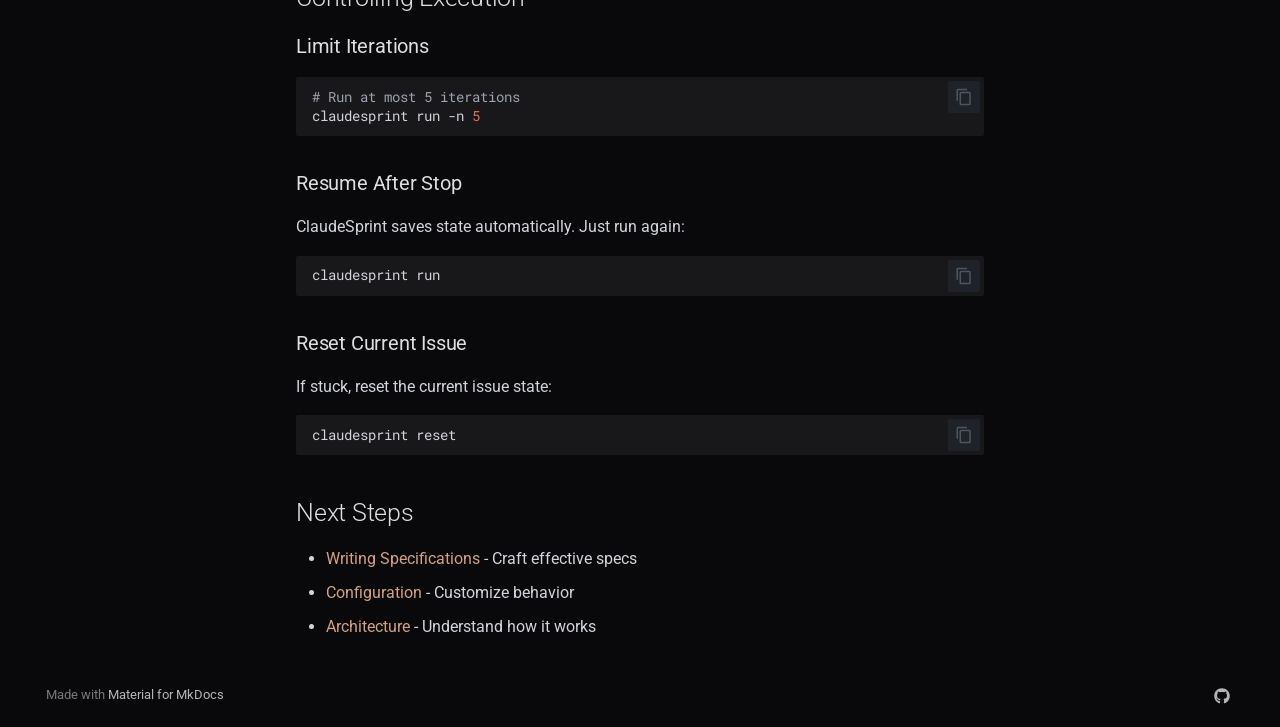
<file: getting-started/quickstart/index.html>
<!doctype html>
<html lang="en" class="no-js">
  <head>
    
      <meta charset="utf-8">
      <meta name="viewport" content="width=device-width,initial-scale=1">
      
        <meta name="description" content="Autonomous AI-driven software development">
      
      
      
        <link rel="canonical" href="https://arc-co.github.io/claudesprint/getting-started/quickstart/">
      
      
        <link rel="prev" href="../installation/">
      
      
        <link rel="next" href="../../concepts/architecture/">
      
      
        
      
      
      <link rel="icon" href="../../assets/favicon.png">
      <meta name="generator" content="mkdocs-1.6.1, mkdocs-material-9.7.1">
    
    
      
        <title>Quickstart - ClaudeSprint</title>
      
    
    
      <link rel="stylesheet" href="../../assets/stylesheets/main.484c7ddc.min.css">
      
        
        <link rel="stylesheet" href="../../assets/stylesheets/palette.ab4e12ef.min.css">
      
      


    
    
      
    
    
      
        
        
        <link rel="preconnect" href="https://fonts.gstatic.com" crossorigin>
        <link rel="stylesheet" href="https://fonts.googleapis.com/css?family=Roboto:300,300i,400,400i,700,700i%7CRoboto+Mono:400,400i,700,700i&display=fallback">
        <style>:root{--md-text-font:"Roboto";--md-code-font:"Roboto Mono"}</style>
      
    
    
      <link rel="stylesheet" href="../../stylesheets/custom.css">
    
    <script>__md_scope=new URL("../..",location),__md_hash=e=>[...e].reduce(((e,_)=>(e<<5)-e+_.charCodeAt(0)),0),__md_get=(e,_=localStorage,t=__md_scope)=>JSON.parse(_.getItem(t.pathname+"."+e)),__md_set=(e,_,t=localStorage,a=__md_scope)=>{try{t.setItem(a.pathname+"."+e,JSON.stringify(_))}catch(e){}}</script>
    
      

    
    
  </head>
  
  
    
    
      
    
    
    
    
    <body dir="ltr" data-md-color-scheme="slate" data-md-color-primary="indigo" data-md-color-accent="indigo">
  
    
    <input class="md-toggle" data-md-toggle="drawer" type="checkbox" id="__drawer" autocomplete="off">
    <input class="md-toggle" data-md-toggle="search" type="checkbox" id="__search" autocomplete="off">
    <label class="md-overlay" for="__drawer"></label>
    <div data-md-component="skip">
      
        
        <a href="#quickstart-guide" class="md-skip">
          Skip to content
        </a>
      
    </div>
    <div data-md-component="announce">
      
    </div>
    
    
      

  

<header class="md-header md-header--shadow" data-md-component="header">
  <nav class="md-header__inner md-grid" aria-label="Header">
    <a href="../.." title="ClaudeSprint" class="md-header__button md-logo" aria-label="ClaudeSprint" data-md-component="logo">
      
  <img src="../../assets/claudesprint_logo.svg" alt="logo">

    </a>
    <label class="md-header__button md-icon" for="__drawer">
      
      <svg xmlns="http://www.w3.org/2000/svg" viewBox="0 0 24 24"><path d="M3 6h18v2H3zm0 5h18v2H3zm0 5h18v2H3z"/></svg>
    </label>
    <div class="md-header__title" data-md-component="header-title">
      <div class="md-header__ellipsis">
        <div class="md-header__topic">
          <span class="md-ellipsis">
            ClaudeSprint
          </span>
        </div>
        <div class="md-header__topic" data-md-component="header-topic">
          <span class="md-ellipsis">
            
              Quickstart
            
          </span>
        </div>
      </div>
    </div>
    
      
        <form class="md-header__option" data-md-component="palette">
  
    
    
    
    <input class="md-option" data-md-color-media="" data-md-color-scheme="slate" data-md-color-primary="indigo" data-md-color-accent="indigo"  aria-label="Switch to light mode"  type="radio" name="__palette" id="__palette_0">
    
      <label class="md-header__button md-icon" title="Switch to light mode" for="__palette_1" hidden>
        <svg xmlns="http://www.w3.org/2000/svg" viewBox="0 0 24 24"><path d="M12 18c-.89 0-1.74-.2-2.5-.55C11.56 16.5 13 14.42 13 12s-1.44-4.5-3.5-5.45C10.26 6.2 11.11 6 12 6a6 6 0 0 1 6 6 6 6 0 0 1-6 6m8-9.31V4h-4.69L12 .69 8.69 4H4v4.69L.69 12 4 15.31V20h4.69L12 23.31 15.31 20H20v-4.69L23.31 12z"/></svg>
      </label>
    
  
    
    
    
    <input class="md-option" data-md-color-media="" data-md-color-scheme="default" data-md-color-primary="indigo" data-md-color-accent="indigo"  aria-label="Switch to dark mode"  type="radio" name="__palette" id="__palette_1">
    
      <label class="md-header__button md-icon" title="Switch to dark mode" for="__palette_0" hidden>
        <svg xmlns="http://www.w3.org/2000/svg" viewBox="0 0 24 24"><path d="M12 8a4 4 0 0 0-4 4 4 4 0 0 0 4 4 4 4 0 0 0 4-4 4 4 0 0 0-4-4m0 10a6 6 0 0 1-6-6 6 6 0 0 1 6-6 6 6 0 0 1 6 6 6 6 0 0 1-6 6m8-9.31V4h-4.69L12 .69 8.69 4H4v4.69L.69 12 4 15.31V20h4.69L12 23.31 15.31 20H20v-4.69L23.31 12z"/></svg>
      </label>
    
  
</form>
      
    
    
      <script>var palette=__md_get("__palette");if(palette&&palette.color){if("(prefers-color-scheme)"===palette.color.media){var media=matchMedia("(prefers-color-scheme: light)"),input=document.querySelector(media.matches?"[data-md-color-media='(prefers-color-scheme: light)']":"[data-md-color-media='(prefers-color-scheme: dark)']");palette.color.media=input.getAttribute("data-md-color-media"),palette.color.scheme=input.getAttribute("data-md-color-scheme"),palette.color.primary=input.getAttribute("data-md-color-primary"),palette.color.accent=input.getAttribute("data-md-color-accent")}for(var[key,value]of Object.entries(palette.color))document.body.setAttribute("data-md-color-"+key,value)}</script>
    
    
    
      
      
        <label class="md-header__button md-icon" for="__search">
          
          <svg xmlns="http://www.w3.org/2000/svg" viewBox="0 0 24 24"><path d="M9.5 3A6.5 6.5 0 0 1 16 9.5c0 1.61-.59 3.09-1.56 4.23l.27.27h.79l5 5-1.5 1.5-5-5v-.79l-.27-.27A6.52 6.52 0 0 1 9.5 16 6.5 6.5 0 0 1 3 9.5 6.5 6.5 0 0 1 9.5 3m0 2C7 5 5 7 5 9.5S7 14 9.5 14 14 12 14 9.5 12 5 9.5 5"/></svg>
        </label>
        <div class="md-search" data-md-component="search" role="dialog">
  <label class="md-search__overlay" for="__search"></label>
  <div class="md-search__inner" role="search">
    <form class="md-search__form" name="search">
      <input type="text" class="md-search__input" name="query" aria-label="Search" placeholder="Search" autocapitalize="off" autocorrect="off" autocomplete="off" spellcheck="false" data-md-component="search-query" required>
      <label class="md-search__icon md-icon" for="__search">
        
        <svg xmlns="http://www.w3.org/2000/svg" viewBox="0 0 24 24"><path d="M9.5 3A6.5 6.5 0 0 1 16 9.5c0 1.61-.59 3.09-1.56 4.23l.27.27h.79l5 5-1.5 1.5-5-5v-.79l-.27-.27A6.52 6.52 0 0 1 9.5 16 6.5 6.5 0 0 1 3 9.5 6.5 6.5 0 0 1 9.5 3m0 2C7 5 5 7 5 9.5S7 14 9.5 14 14 12 14 9.5 12 5 9.5 5"/></svg>
        
        <svg xmlns="http://www.w3.org/2000/svg" viewBox="0 0 24 24"><path d="M20 11v2H8l5.5 5.5-1.42 1.42L4.16 12l7.92-7.92L13.5 5.5 8 11z"/></svg>
      </label>
      <nav class="md-search__options" aria-label="Search">
        
        <button type="reset" class="md-search__icon md-icon" title="Clear" aria-label="Clear" tabindex="-1">
          
          <svg xmlns="http://www.w3.org/2000/svg" viewBox="0 0 24 24"><path d="M19 6.41 17.59 5 12 10.59 6.41 5 5 6.41 10.59 12 5 17.59 6.41 19 12 13.41 17.59 19 19 17.59 13.41 12z"/></svg>
        </button>
      </nav>
      
    </form>
    <div class="md-search__output">
      <div class="md-search__scrollwrap" tabindex="0" data-md-scrollfix>
        <div class="md-search-result" data-md-component="search-result">
          <div class="md-search-result__meta">
            Initializing search
          </div>
          <ol class="md-search-result__list" role="presentation"></ol>
        </div>
      </div>
    </div>
  </div>
</div>
      
    
    
      <div class="md-header__source">
        <a href="https://github.com/arc-co/claudesprint" title="Go to repository" class="md-source" data-md-component="source">
  <div class="md-source__icon md-icon">
    
    <svg xmlns="http://www.w3.org/2000/svg" viewBox="0 0 448 512"><!--! Font Awesome Free 7.1.0 by @fontawesome - https://fontawesome.com License - https://fontawesome.com/license/free (Icons: CC BY 4.0, Fonts: SIL OFL 1.1, Code: MIT License) Copyright 2025 Fonticons, Inc.--><path d="M439.6 236.1 244 40.5c-5.4-5.5-12.8-8.5-20.4-8.5s-15 3-20.4 8.4L162.5 81l51.5 51.5c27.1-9.1 52.7 16.8 43.4 43.7l49.7 49.7c34.2-11.8 61.2 31 35.5 56.7-26.5 26.5-70.2-2.9-56-37.3L240.3 199v121.9c25.3 12.5 22.3 41.8 9.1 55-6.4 6.4-15.2 10.1-24.3 10.1s-17.8-3.6-24.3-10.1c-17.6-17.6-11.1-46.9 11.2-56v-123c-20.8-8.5-24.6-30.7-18.6-45L142.6 101 8.5 235.1C3 240.6 0 247.9 0 255.5s3 15 8.5 20.4l195.6 195.7c5.4 5.4 12.7 8.4 20.4 8.4s15-3 20.4-8.4l194.7-194.7c5.4-5.4 8.4-12.8 8.4-20.4s-3-15-8.4-20.4"/></svg>
  </div>
  <div class="md-source__repository">
    arc-co/claudesprint
  </div>
</a>
      </div>
    
  </nav>
  
</header>
    
    <div class="md-container" data-md-component="container">
      
      
        
          
        
      
      <main class="md-main" data-md-component="main">
        <div class="md-main__inner md-grid">
          
            
              
              <div class="md-sidebar md-sidebar--primary" data-md-component="sidebar" data-md-type="navigation" >
                <div class="md-sidebar__scrollwrap">
                  <div class="md-sidebar__inner">
                    



<nav class="md-nav md-nav--primary" aria-label="Navigation" data-md-level="0">
  <label class="md-nav__title" for="__drawer">
    <a href="../.." title="ClaudeSprint" class="md-nav__button md-logo" aria-label="ClaudeSprint" data-md-component="logo">
      
  <img src="../../assets/claudesprint_logo.svg" alt="logo">

    </a>
    ClaudeSprint
  </label>
  
    <div class="md-nav__source">
      <a href="https://github.com/arc-co/claudesprint" title="Go to repository" class="md-source" data-md-component="source">
  <div class="md-source__icon md-icon">
    
    <svg xmlns="http://www.w3.org/2000/svg" viewBox="0 0 448 512"><!--! Font Awesome Free 7.1.0 by @fontawesome - https://fontawesome.com License - https://fontawesome.com/license/free (Icons: CC BY 4.0, Fonts: SIL OFL 1.1, Code: MIT License) Copyright 2025 Fonticons, Inc.--><path d="M439.6 236.1 244 40.5c-5.4-5.5-12.8-8.5-20.4-8.5s-15 3-20.4 8.4L162.5 81l51.5 51.5c27.1-9.1 52.7 16.8 43.4 43.7l49.7 49.7c34.2-11.8 61.2 31 35.5 56.7-26.5 26.5-70.2-2.9-56-37.3L240.3 199v121.9c25.3 12.5 22.3 41.8 9.1 55-6.4 6.4-15.2 10.1-24.3 10.1s-17.8-3.6-24.3-10.1c-17.6-17.6-11.1-46.9 11.2-56v-123c-20.8-8.5-24.6-30.7-18.6-45L142.6 101 8.5 235.1C3 240.6 0 247.9 0 255.5s3 15 8.5 20.4l195.6 195.7c5.4 5.4 12.7 8.4 20.4 8.4s15-3 20.4-8.4l194.7-194.7c5.4-5.4 8.4-12.8 8.4-20.4s-3-15-8.4-20.4"/></svg>
  </div>
  <div class="md-source__repository">
    arc-co/claudesprint
  </div>
</a>
    </div>
  
  <ul class="md-nav__list" data-md-scrollfix>
    
      
      
  
  
  
  
    <li class="md-nav__item">
      <a href="../.." class="md-nav__link">
        
  
  
  <span class="md-ellipsis">
    
  
    Home
  

    
  </span>
  
  

      </a>
    </li>
  

    
      
      
  
  
    
  
  
  
    
    
    
    
      
        
        
      
    
    
    <li class="md-nav__item md-nav__item--active md-nav__item--section md-nav__item--nested">
      
        
        
        <input class="md-nav__toggle md-toggle " type="checkbox" id="__nav_2" checked>
        
          
          <label class="md-nav__link" for="__nav_2" id="__nav_2_label" tabindex="">
            
  
  
  <span class="md-ellipsis">
    
  
    Getting Started
  

    
  </span>
  
  

            <span class="md-nav__icon md-icon"></span>
          </label>
        
        <nav class="md-nav" data-md-level="1" aria-labelledby="__nav_2_label" aria-expanded="true">
          <label class="md-nav__title" for="__nav_2">
            <span class="md-nav__icon md-icon"></span>
            
  
    Getting Started
  

          </label>
          <ul class="md-nav__list" data-md-scrollfix>
            
              
                
  
  
  
  
    <li class="md-nav__item">
      <a href="../installation/" class="md-nav__link">
        
  
  
  <span class="md-ellipsis">
    
  
    Installation
  

    
  </span>
  
  

      </a>
    </li>
  

              
            
              
                
  
  
    
  
  
  
    <li class="md-nav__item md-nav__item--active">
      
      <input class="md-nav__toggle md-toggle" type="checkbox" id="__toc">
      
      
        
      
      
        <label class="md-nav__link md-nav__link--active" for="__toc">
          
  
  
  <span class="md-ellipsis">
    
  
    Quickstart
  

    
  </span>
  
  

          <span class="md-nav__icon md-icon"></span>
        </label>
      
      <a href="./" class="md-nav__link md-nav__link--active">
        
  
  
  <span class="md-ellipsis">
    
  
    Quickstart
  

    
  </span>
  
  

      </a>
      
        

<nav class="md-nav md-nav--secondary" aria-label="Table of contents">
  
  
  
    
  
  
    <label class="md-nav__title" for="__toc">
      <span class="md-nav__icon md-icon"></span>
      Table of contents
    </label>
    <ul class="md-nav__list" data-md-component="toc" data-md-scrollfix>
      
        <li class="md-nav__item">
  <a href="#option-1-try-the-demo" class="md-nav__link">
    <span class="md-ellipsis">
      
        Option 1: Try the Demo
      
    </span>
  </a>
  
</li>
      
        <li class="md-nav__item">
  <a href="#option-2-interactive-setup" class="md-nav__link">
    <span class="md-ellipsis">
      
        Option 2: Interactive Setup
      
    </span>
  </a>
  
    <nav class="md-nav" aria-label="Option 2: Interactive Setup">
      <ul class="md-nav__list">
        
          <li class="md-nav__item">
  <a href="#templates" class="md-nav__link">
    <span class="md-ellipsis">
      
        Templates
      
    </span>
  </a>
  
</li>
        
      </ul>
    </nav>
  
</li>
      
        <li class="md-nav__item">
  <a href="#option-3-manual-setup" class="md-nav__link">
    <span class="md-ellipsis">
      
        Option 3: Manual Setup
      
    </span>
  </a>
  
    <nav class="md-nav" aria-label="Option 3: Manual Setup">
      <ul class="md-nav__list">
        
          <li class="md-nav__item">
  <a href="#1-initialize-the-project" class="md-nav__link">
    <span class="md-ellipsis">
      
        1. Initialize the Project
      
    </span>
  </a>
  
</li>
        
          <li class="md-nav__item">
  <a href="#2-create-a-specification" class="md-nav__link">
    <span class="md-ellipsis">
      
        2. Create a Specification
      
    </span>
  </a>
  
</li>
        
          <li class="md-nav__item">
  <a href="#3-initialize-sprint-from-spec" class="md-nav__link">
    <span class="md-ellipsis">
      
        3. Initialize Sprint from Spec
      
    </span>
  </a>
  
</li>
        
          <li class="md-nav__item">
  <a href="#4-run-the-workflow" class="md-nav__link">
    <span class="md-ellipsis">
      
        4. Run the Workflow
      
    </span>
  </a>
  
</li>
        
      </ul>
    </nav>
  
</li>
      
        <li class="md-nav__item">
  <a href="#monitoring-progress" class="md-nav__link">
    <span class="md-ellipsis">
      
        Monitoring Progress
      
    </span>
  </a>
  
    <nav class="md-nav" aria-label="Monitoring Progress">
      <ul class="md-nav__list">
        
          <li class="md-nav__item">
  <a href="#check-status" class="md-nav__link">
    <span class="md-ellipsis">
      
        Check Status
      
    </span>
  </a>
  
</li>
        
          <li class="md-nav__item">
  <a href="#view-dashboard" class="md-nav__link">
    <span class="md-ellipsis">
      
        View Dashboard
      
    </span>
  </a>
  
</li>
        
          <li class="md-nav__item">
  <a href="#list-sprints" class="md-nav__link">
    <span class="md-ellipsis">
      
        List Sprints
      
    </span>
  </a>
  
</li>
        
      </ul>
    </nav>
  
</li>
      
        <li class="md-nav__item">
  <a href="#controlling-execution" class="md-nav__link">
    <span class="md-ellipsis">
      
        Controlling Execution
      
    </span>
  </a>
  
    <nav class="md-nav" aria-label="Controlling Execution">
      <ul class="md-nav__list">
        
          <li class="md-nav__item">
  <a href="#limit-iterations" class="md-nav__link">
    <span class="md-ellipsis">
      
        Limit Iterations
      
    </span>
  </a>
  
</li>
        
          <li class="md-nav__item">
  <a href="#resume-after-stop" class="md-nav__link">
    <span class="md-ellipsis">
      
        Resume After Stop
      
    </span>
  </a>
  
</li>
        
          <li class="md-nav__item">
  <a href="#reset-current-issue" class="md-nav__link">
    <span class="md-ellipsis">
      
        Reset Current Issue
      
    </span>
  </a>
  
</li>
        
      </ul>
    </nav>
  
</li>
      
        <li class="md-nav__item">
  <a href="#next-steps" class="md-nav__link">
    <span class="md-ellipsis">
      
        Next Steps
      
    </span>
  </a>
  
</li>
      
    </ul>
  
</nav>
      
    </li>
  

              
            
          </ul>
        </nav>
      
    </li>
  

    
      
      
  
  
  
  
    
    
    
    
      
        
        
      
    
    
    <li class="md-nav__item md-nav__item--section md-nav__item--nested">
      
        
        
          
        
        <input class="md-nav__toggle md-toggle md-toggle--indeterminate" type="checkbox" id="__nav_3" >
        
          
          <label class="md-nav__link" for="__nav_3" id="__nav_3_label" tabindex="">
            
  
  
  <span class="md-ellipsis">
    
  
    Concepts
  

    
  </span>
  
  

            <span class="md-nav__icon md-icon"></span>
          </label>
        
        <nav class="md-nav" data-md-level="1" aria-labelledby="__nav_3_label" aria-expanded="false">
          <label class="md-nav__title" for="__nav_3">
            <span class="md-nav__icon md-icon"></span>
            
  
    Concepts
  

          </label>
          <ul class="md-nav__list" data-md-scrollfix>
            
              
                
  
  
  
  
    <li class="md-nav__item">
      <a href="../../concepts/architecture/" class="md-nav__link">
        
  
  
  <span class="md-ellipsis">
    
  
    Architecture
  

    
  </span>
  
  

      </a>
    </li>
  

              
            
          </ul>
        </nav>
      
    </li>
  

    
      
      
  
  
  
  
    
    
    
    
      
        
        
      
    
    
    <li class="md-nav__item md-nav__item--section md-nav__item--nested">
      
        
        
          
        
        <input class="md-nav__toggle md-toggle md-toggle--indeterminate" type="checkbox" id="__nav_4" >
        
          
          <label class="md-nav__link" for="__nav_4" id="__nav_4_label" tabindex="">
            
  
  
  <span class="md-ellipsis">
    
  
    Guides
  

    
  </span>
  
  

            <span class="md-nav__icon md-icon"></span>
          </label>
        
        <nav class="md-nav" data-md-level="1" aria-labelledby="__nav_4_label" aria-expanded="false">
          <label class="md-nav__title" for="__nav_4">
            <span class="md-nav__icon md-icon"></span>
            
  
    Guides
  

          </label>
          <ul class="md-nav__list" data-md-scrollfix>
            
              
                
  
  
  
  
    <li class="md-nav__item">
      <a href="../../guides/specifications/" class="md-nav__link">
        
  
  
  <span class="md-ellipsis">
    
  
    Writing Specifications
  

    
  </span>
  
  

      </a>
    </li>
  

              
            
              
                
  
  
  
  
    <li class="md-nav__item">
      <a href="../../guides/configuration/" class="md-nav__link">
        
  
  
  <span class="md-ellipsis">
    
  
    Configuration
  

    
  </span>
  
  

      </a>
    </li>
  

              
            
              
                
  
  
  
  
    <li class="md-nav__item">
      <a href="../../guides/cost-management/" class="md-nav__link">
        
  
  
  <span class="md-ellipsis">
    
  
    Cost Management
  

    
  </span>
  
  

      </a>
    </li>
  

              
            
          </ul>
        </nav>
      
    </li>
  

    
      
      
  
  
  
  
    
    
    
    
      
        
        
      
    
    
    <li class="md-nav__item md-nav__item--section md-nav__item--nested">
      
        
        
          
        
        <input class="md-nav__toggle md-toggle md-toggle--indeterminate" type="checkbox" id="__nav_5" >
        
          
          <label class="md-nav__link" for="__nav_5" id="__nav_5_label" tabindex="">
            
  
  
  <span class="md-ellipsis">
    
  
    Reference
  

    
  </span>
  
  

            <span class="md-nav__icon md-icon"></span>
          </label>
        
        <nav class="md-nav" data-md-level="1" aria-labelledby="__nav_5_label" aria-expanded="false">
          <label class="md-nav__title" for="__nav_5">
            <span class="md-nav__icon md-icon"></span>
            
  
    Reference
  

          </label>
          <ul class="md-nav__list" data-md-scrollfix>
            
              
                
  
  
  
  
    <li class="md-nav__item">
      <a href="../../reference/cli-commands/" class="md-nav__link">
        
  
  
  <span class="md-ellipsis">
    
  
    CLI Commands
  

    
  </span>
  
  

      </a>
    </li>
  

              
            
              
                
  
  
  
  
    <li class="md-nav__item">
      <a href="../../reference/troubleshooting/" class="md-nav__link">
        
  
  
  <span class="md-ellipsis">
    
  
    Troubleshooting
  

    
  </span>
  
  

      </a>
    </li>
  

              
            
          </ul>
        </nav>
      
    </li>
  

    
  </ul>
</nav>
                  </div>
                </div>
              </div>
            
            
              
              <div class="md-sidebar md-sidebar--secondary" data-md-component="sidebar" data-md-type="toc" >
                <div class="md-sidebar__scrollwrap">
                  <div class="md-sidebar__inner">
                    

<nav class="md-nav md-nav--secondary" aria-label="Table of contents">
  
  
  
    
  
  
    <label class="md-nav__title" for="__toc">
      <span class="md-nav__icon md-icon"></span>
      Table of contents
    </label>
    <ul class="md-nav__list" data-md-component="toc" data-md-scrollfix>
      
        <li class="md-nav__item">
  <a href="#option-1-try-the-demo" class="md-nav__link">
    <span class="md-ellipsis">
      
        Option 1: Try the Demo
      
    </span>
  </a>
  
</li>
      
        <li class="md-nav__item">
  <a href="#option-2-interactive-setup" class="md-nav__link">
    <span class="md-ellipsis">
      
        Option 2: Interactive Setup
      
    </span>
  </a>
  
    <nav class="md-nav" aria-label="Option 2: Interactive Setup">
      <ul class="md-nav__list">
        
          <li class="md-nav__item">
  <a href="#templates" class="md-nav__link">
    <span class="md-ellipsis">
      
        Templates
      
    </span>
  </a>
  
</li>
        
      </ul>
    </nav>
  
</li>
      
        <li class="md-nav__item">
  <a href="#option-3-manual-setup" class="md-nav__link">
    <span class="md-ellipsis">
      
        Option 3: Manual Setup
      
    </span>
  </a>
  
    <nav class="md-nav" aria-label="Option 3: Manual Setup">
      <ul class="md-nav__list">
        
          <li class="md-nav__item">
  <a href="#1-initialize-the-project" class="md-nav__link">
    <span class="md-ellipsis">
      
        1. Initialize the Project
      
    </span>
  </a>
  
</li>
        
          <li class="md-nav__item">
  <a href="#2-create-a-specification" class="md-nav__link">
    <span class="md-ellipsis">
      
        2. Create a Specification
      
    </span>
  </a>
  
</li>
        
          <li class="md-nav__item">
  <a href="#3-initialize-sprint-from-spec" class="md-nav__link">
    <span class="md-ellipsis">
      
        3. Initialize Sprint from Spec
      
    </span>
  </a>
  
</li>
        
          <li class="md-nav__item">
  <a href="#4-run-the-workflow" class="md-nav__link">
    <span class="md-ellipsis">
      
        4. Run the Workflow
      
    </span>
  </a>
  
</li>
        
      </ul>
    </nav>
  
</li>
      
        <li class="md-nav__item">
  <a href="#monitoring-progress" class="md-nav__link">
    <span class="md-ellipsis">
      
        Monitoring Progress
      
    </span>
  </a>
  
    <nav class="md-nav" aria-label="Monitoring Progress">
      <ul class="md-nav__list">
        
          <li class="md-nav__item">
  <a href="#check-status" class="md-nav__link">
    <span class="md-ellipsis">
      
        Check Status
      
    </span>
  </a>
  
</li>
        
          <li class="md-nav__item">
  <a href="#view-dashboard" class="md-nav__link">
    <span class="md-ellipsis">
      
        View Dashboard
      
    </span>
  </a>
  
</li>
        
          <li class="md-nav__item">
  <a href="#list-sprints" class="md-nav__link">
    <span class="md-ellipsis">
      
        List Sprints
      
    </span>
  </a>
  
</li>
        
      </ul>
    </nav>
  
</li>
      
        <li class="md-nav__item">
  <a href="#controlling-execution" class="md-nav__link">
    <span class="md-ellipsis">
      
        Controlling Execution
      
    </span>
  </a>
  
    <nav class="md-nav" aria-label="Controlling Execution">
      <ul class="md-nav__list">
        
          <li class="md-nav__item">
  <a href="#limit-iterations" class="md-nav__link">
    <span class="md-ellipsis">
      
        Limit Iterations
      
    </span>
  </a>
  
</li>
        
          <li class="md-nav__item">
  <a href="#resume-after-stop" class="md-nav__link">
    <span class="md-ellipsis">
      
        Resume After Stop
      
    </span>
  </a>
  
</li>
        
          <li class="md-nav__item">
  <a href="#reset-current-issue" class="md-nav__link">
    <span class="md-ellipsis">
      
        Reset Current Issue
      
    </span>
  </a>
  
</li>
        
      </ul>
    </nav>
  
</li>
      
        <li class="md-nav__item">
  <a href="#next-steps" class="md-nav__link">
    <span class="md-ellipsis">
      
        Next Steps
      
    </span>
  </a>
  
</li>
      
    </ul>
  
</nav>
                  </div>
                </div>
              </div>
            
          
          
            <div class="md-content" data-md-component="content">
              
              <article class="md-content__inner md-typeset">
                
                  


  
  


<h1 id="quickstart-guide">Quickstart Guide<a class="headerlink" href="#quickstart-guide" title="Permanent link">&para;</a></h1>
<p>Get ClaudeSprint running in minutes.</p>
<h2 id="option-1-try-the-demo">Option 1: Try the Demo<a class="headerlink" href="#option-1-try-the-demo" title="Permanent link">&para;</a></h2>
<p>The fastest way to see ClaudeSprint in action:</p>
<div class="highlight"><pre><span></span><code><a id="__codelineno-0-1" name="__codelineno-0-1" href="#__codelineno-0-1"></a>claudesprint<span class="w"> </span>demo
</code></pre></div>
<p>This creates a sample project and builds a URL shortener application. Watch as ClaudeSprint:</p>
<ol>
<li>Reads the specification</li>
<li>Implements features one by one</li>
<li>Writes and runs tests</li>
<li>Reviews code quality</li>
<li>Commits changes</li>
</ol>
<p>The demo runs with <code>--dashboard</code> by default, showing real-time progress.</p>
<h2 id="option-2-interactive-setup">Option 2: Interactive Setup<a class="headerlink" href="#option-2-interactive-setup" title="Permanent link">&para;</a></h2>
<p>For your own project:</p>
<div class="highlight"><pre><span></span><code><a id="__codelineno-1-1" name="__codelineno-1-1" href="#__codelineno-1-1"></a><span class="nb">cd</span><span class="w"> </span>your-project
<a id="__codelineno-1-2" name="__codelineno-1-2" href="#__codelineno-1-2"></a>claudesprint<span class="w"> </span>quickstart
</code></pre></div>
<p>The quickstart wizard:</p>
<ol>
<li>Checks prerequisites (Python, Claude CLI)</li>
<li>Creates <code>.claudesprint/</code> directory structure</li>
<li>Generates a project specification from a template</li>
<li>Initializes a sprint</li>
<li>Optionally starts the workflow</li>
</ol>
<h3 id="templates">Templates<a class="headerlink" href="#templates" title="Permanent link">&para;</a></h3>
<p>Choose a template that matches your project:</p>
<ul>
<li><code>web-application</code> - Full-stack web app</li>
<li><code>cli-tool</code> - Command-line application</li>
<li><code>api-service</code> - REST API backend</li>
<li><code>minimal</code> - Bare-bones starting point</li>
</ul>
<h2 id="option-3-manual-setup">Option 3: Manual Setup<a class="headerlink" href="#option-3-manual-setup" title="Permanent link">&para;</a></h2>
<p>For full control over the process:</p>
<h3 id="1-initialize-the-project">1. Initialize the Project<a class="headerlink" href="#1-initialize-the-project" title="Permanent link">&para;</a></h3>
<div class="highlight"><pre><span></span><code><a id="__codelineno-2-1" name="__codelineno-2-1" href="#__codelineno-2-1"></a><span class="nb">cd</span><span class="w"> </span>your-project
<a id="__codelineno-2-2" name="__codelineno-2-2" href="#__codelineno-2-2"></a>claudesprint<span class="w"> </span>init
</code></pre></div>
<p>This creates the <code>.claudesprint/</code> directory structure.</p>
<h3 id="2-create-a-specification">2. Create a Specification<a class="headerlink" href="#2-create-a-specification" title="Permanent link">&para;</a></h3>
<p>Create a spec file in <code>.claudesprint/specs/</code>:</p>
<div class="highlight"><pre><span></span><code><a id="__codelineno-3-1" name="__codelineno-3-1" href="#__codelineno-3-1"></a><span class="gh"># SPEC_01 - My Feature</span>
<a id="__codelineno-3-2" name="__codelineno-3-2" href="#__codelineno-3-2"></a>
<a id="__codelineno-3-3" name="__codelineno-3-3" href="#__codelineno-3-3"></a><span class="gu">## Purpose</span>
<a id="__codelineno-3-4" name="__codelineno-3-4" href="#__codelineno-3-4"></a>What this feature delivers.
<a id="__codelineno-3-5" name="__codelineno-3-5" href="#__codelineno-3-5"></a>
<a id="__codelineno-3-6" name="__codelineno-3-6" href="#__codelineno-3-6"></a><span class="gu">## Constraints</span>
<a id="__codelineno-3-7" name="__codelineno-3-7" href="#__codelineno-3-7"></a><span class="k">-</span><span class="w"> </span>Technical requirements
<a id="__codelineno-3-8" name="__codelineno-3-8" href="#__codelineno-3-8"></a><span class="k">-</span><span class="w"> </span>What NOT to do
<a id="__codelineno-3-9" name="__codelineno-3-9" href="#__codelineno-3-9"></a>
<a id="__codelineno-3-10" name="__codelineno-3-10" href="#__codelineno-3-10"></a><span class="gu">## Work Plan</span>
<a id="__codelineno-3-11" name="__codelineno-3-11" href="#__codelineno-3-11"></a>
<a id="__codelineno-3-12" name="__codelineno-3-12" href="#__codelineno-3-12"></a><span class="gu">### 1) First Issue</span>
<a id="__codelineno-3-13" name="__codelineno-3-13" href="#__codelineno-3-13"></a><span class="k">-</span><span class="w"> </span>Implementation details
<a id="__codelineno-3-14" name="__codelineno-3-14" href="#__codelineno-3-14"></a><span class="k">-</span><span class="w"> </span>Acceptance criteria
<a id="__codelineno-3-15" name="__codelineno-3-15" href="#__codelineno-3-15"></a>
<a id="__codelineno-3-16" name="__codelineno-3-16" href="#__codelineno-3-16"></a><span class="gu">### 2) Second Issue</span>
<a id="__codelineno-3-17" name="__codelineno-3-17" href="#__codelineno-3-17"></a><span class="k">-</span><span class="w"> </span>Implementation details
<a id="__codelineno-3-18" name="__codelineno-3-18" href="#__codelineno-3-18"></a><span class="k">-</span><span class="w"> </span>Acceptance criteria
<a id="__codelineno-3-19" name="__codelineno-3-19" href="#__codelineno-3-19"></a>
<a id="__codelineno-3-20" name="__codelineno-3-20" href="#__codelineno-3-20"></a><span class="gu">## Acceptance Checklist</span>
<a id="__codelineno-3-21" name="__codelineno-3-21" href="#__codelineno-3-21"></a><span class="k">- [ ]</span> All tests pass
<a id="__codelineno-3-22" name="__codelineno-3-22" href="#__codelineno-3-22"></a><span class="k">- [ ]</span> Code reviewed
</code></pre></div>
<h3 id="3-initialize-sprint-from-spec">3. Initialize Sprint from Spec<a class="headerlink" href="#3-initialize-sprint-from-spec" title="Permanent link">&para;</a></h3>
<div class="highlight"><pre><span></span><code><a id="__codelineno-4-1" name="__codelineno-4-1" href="#__codelineno-4-1"></a>claudesprint<span class="w"> </span>init<span class="w"> </span>--spec<span class="w"> </span>SPEC_01.md
</code></pre></div>
<p>This parses your specification and creates <code>sprint.json</code> with structured issues.</p>
<h3 id="4-run-the-workflow">4. Run the Workflow<a class="headerlink" href="#4-run-the-workflow" title="Permanent link">&para;</a></h3>
<div class="highlight"><pre><span></span><code><a id="__codelineno-5-1" name="__codelineno-5-1" href="#__codelineno-5-1"></a><span class="c1"># Start with limited iterations (recommended)</span>
<a id="__codelineno-5-2" name="__codelineno-5-2" href="#__codelineno-5-2"></a>claudesprint<span class="w"> </span>run<span class="w"> </span>-n<span class="w"> </span><span class="m">5</span>
<a id="__codelineno-5-3" name="__codelineno-5-3" href="#__codelineno-5-3"></a>
<a id="__codelineno-5-4" name="__codelineno-5-4" href="#__codelineno-5-4"></a><span class="c1"># Or run with dashboard</span>
<a id="__codelineno-5-5" name="__codelineno-5-5" href="#__codelineno-5-5"></a>claudesprint<span class="w"> </span>run<span class="w"> </span>--dashboard
</code></pre></div>
<h2 id="monitoring-progress">Monitoring Progress<a class="headerlink" href="#monitoring-progress" title="Permanent link">&para;</a></h2>
<h3 id="check-status">Check Status<a class="headerlink" href="#check-status" title="Permanent link">&para;</a></h3>
<div class="highlight"><pre><span></span><code><a id="__codelineno-6-1" name="__codelineno-6-1" href="#__codelineno-6-1"></a>claudesprint<span class="w"> </span>status
</code></pre></div>
<p>Shows current sprint, active issue, and workflow step.</p>
<h3 id="view-dashboard">View Dashboard<a class="headerlink" href="#view-dashboard" title="Permanent link">&para;</a></h3>
<div class="highlight"><pre><span></span><code><a id="__codelineno-7-1" name="__codelineno-7-1" href="#__codelineno-7-1"></a>claudesprint<span class="w"> </span>run<span class="w"> </span>--dashboard
</code></pre></div>
<p>Opens a real-time web dashboard showing:</p>
<ul>
<li>Sprint progress</li>
<li>Current issue and step</li>
<li>Task board (pending/in-progress/completed)</li>
<li>Live output</li>
</ul>
<h3 id="list-sprints">List Sprints<a class="headerlink" href="#list-sprints" title="Permanent link">&para;</a></h3>
<div class="highlight"><pre><span></span><code><a id="__codelineno-8-1" name="__codelineno-8-1" href="#__codelineno-8-1"></a>claudesprint<span class="w"> </span>sprints
</code></pre></div>
<h2 id="controlling-execution">Controlling Execution<a class="headerlink" href="#controlling-execution" title="Permanent link">&para;</a></h2>
<h3 id="limit-iterations">Limit Iterations<a class="headerlink" href="#limit-iterations" title="Permanent link">&para;</a></h3>
<div class="highlight"><pre><span></span><code><a id="__codelineno-9-1" name="__codelineno-9-1" href="#__codelineno-9-1"></a><span class="c1"># Run at most 5 iterations</span>
<a id="__codelineno-9-2" name="__codelineno-9-2" href="#__codelineno-9-2"></a>claudesprint<span class="w"> </span>run<span class="w"> </span>-n<span class="w"> </span><span class="m">5</span>
</code></pre></div>
<h3 id="resume-after-stop">Resume After Stop<a class="headerlink" href="#resume-after-stop" title="Permanent link">&para;</a></h3>
<p>ClaudeSprint saves state automatically. Just run again:</p>
<div class="highlight"><pre><span></span><code><a id="__codelineno-10-1" name="__codelineno-10-1" href="#__codelineno-10-1"></a>claudesprint<span class="w"> </span>run
</code></pre></div>
<h3 id="reset-current-issue">Reset Current Issue<a class="headerlink" href="#reset-current-issue" title="Permanent link">&para;</a></h3>
<p>If stuck, reset the current issue state:</p>
<div class="highlight"><pre><span></span><code><a id="__codelineno-11-1" name="__codelineno-11-1" href="#__codelineno-11-1"></a>claudesprint<span class="w"> </span>reset
</code></pre></div>
<h2 id="next-steps">Next Steps<a class="headerlink" href="#next-steps" title="Permanent link">&para;</a></h2>
<ul>
<li><a href="../../guides/specifications/">Writing Specifications</a> - Craft effective specs</li>
<li><a href="../../guides/configuration/">Configuration</a> - Customize behavior</li>
<li><a href="../../concepts/architecture/">Architecture</a> - Understand how it works</li>
</ul>












                
              </article>
            </div>
          
          
<script>var target=document.getElementById(location.hash.slice(1));target&&target.name&&(target.checked=target.name.startsWith("__tabbed_"))</script>
        </div>
        
      </main>
      
        <footer class="md-footer">
  
  <div class="md-footer-meta md-typeset">
    <div class="md-footer-meta__inner md-grid">
      <div class="md-copyright">
  
  
    Made with
    <a href="https://squidfunk.github.io/mkdocs-material/" target="_blank" rel="noopener">
      Material for MkDocs
    </a>
  
</div>
      
        
<div class="md-social">
  
    
    
    
    
      
      
    
    <a href="https://github.com/arc-co/claudesprint" target="_blank" rel="noopener" title="github.com" class="md-social__link">
      <svg xmlns="http://www.w3.org/2000/svg" viewBox="0 0 512 512"><!--! Font Awesome Free 7.1.0 by @fontawesome - https://fontawesome.com License - https://fontawesome.com/license/free (Icons: CC BY 4.0, Fonts: SIL OFL 1.1, Code: MIT License) Copyright 2025 Fonticons, Inc.--><path d="M173.9 397.4c0 2-2.3 3.6-5.2 3.6-3.3.3-5.6-1.3-5.6-3.6 0-2 2.3-3.6 5.2-3.6 3-.3 5.6 1.3 5.6 3.6m-31.1-4.5c-.7 2 1.3 4.3 4.3 4.9 2.6 1 5.6 0 6.2-2s-1.3-4.3-4.3-5.2c-2.6-.7-5.5.3-6.2 2.3m44.2-1.7c-2.9.7-4.9 2.6-4.6 4.9.3 2 2.9 3.3 5.9 2.6 2.9-.7 4.9-2.6 4.6-4.6-.3-1.9-3-3.2-5.9-2.9M252.8 8C114.1 8 8 113.3 8 252c0 110.9 69.8 205.8 169.5 239.2 12.8 2.3 17.3-5.6 17.3-12.1 0-6.2-.3-40.4-.3-61.4 0 0-70 15-84.7-29.8 0 0-11.4-29.1-27.8-36.6 0 0-22.9-15.7 1.6-15.4 0 0 24.9 2 38.6 25.8 21.9 38.6 58.6 27.5 72.9 20.9 2.3-16 8.8-27.1 16-33.7-55.9-6.2-112.3-14.3-112.3-110.5 0-27.5 7.6-41.3 23.6-58.9-2.6-6.5-11.1-33.3 2.6-67.9 20.9-6.5 69 27 69 27 20-5.6 41.5-8.5 62.8-8.5s42.8 2.9 62.8 8.5c0 0 48.1-33.6 69-27 13.7 34.7 5.2 61.4 2.6 67.9 16 17.7 25.8 31.5 25.8 58.9 0 96.5-58.9 104.2-114.8 110.5 9.2 7.9 17 22.9 17 46.4 0 33.7-.3 75.4-.3 83.6 0 6.5 4.6 14.4 17.3 12.1C436.2 457.8 504 362.9 504 252 504 113.3 391.5 8 252.8 8M105.2 352.9c-1.3 1-1 3.3.7 5.2 1.6 1.6 3.9 2.3 5.2 1 1.3-1 1-3.3-.7-5.2-1.6-1.6-3.9-2.3-5.2-1m-10.8-8.1c-.7 1.3.3 2.9 2.3 3.9 1.6 1 3.6.7 4.3-.7.7-1.3-.3-2.9-2.3-3.9-2-.6-3.6-.3-4.3.7m32.4 35.6c-1.6 1.3-1 4.3 1.3 6.2 2.3 2.3 5.2 2.6 6.5 1 1.3-1.3.7-4.3-1.3-6.2-2.2-2.3-5.2-2.6-6.5-1m-11.4-14.7c-1.6 1-1.6 3.6 0 5.9s4.3 3.3 5.6 2.3c1.6-1.3 1.6-3.9 0-6.2-1.4-2.3-4-3.3-5.6-2"/></svg>
    </a>
  
</div>
      
    </div>
  </div>
</footer>
      
    </div>
    <div class="md-dialog" data-md-component="dialog">
      <div class="md-dialog__inner md-typeset"></div>
    </div>
    
    
    
      
      
      <script id="__config" type="application/json">{"annotate": null, "base": "../..", "features": ["navigation.instant", "navigation.tracking", "navigation.sections", "navigation.expand", "toc.follow", "content.code.copy"], "search": "../../assets/javascripts/workers/search.2c215733.min.js", "tags": null, "translations": {"clipboard.copied": "Copied to clipboard", "clipboard.copy": "Copy to clipboard", "search.result.more.one": "1 more on this page", "search.result.more.other": "# more on this page", "search.result.none": "No matching documents", "search.result.one": "1 matching document", "search.result.other": "# matching documents", "search.result.placeholder": "Type to start searching", "search.result.term.missing": "Missing", "select.version": "Select version"}, "version": null}</script>
    
    
      <script src="../../assets/javascripts/bundle.79ae519e.min.js"></script>
      
    
  </body>
</html>
</file>
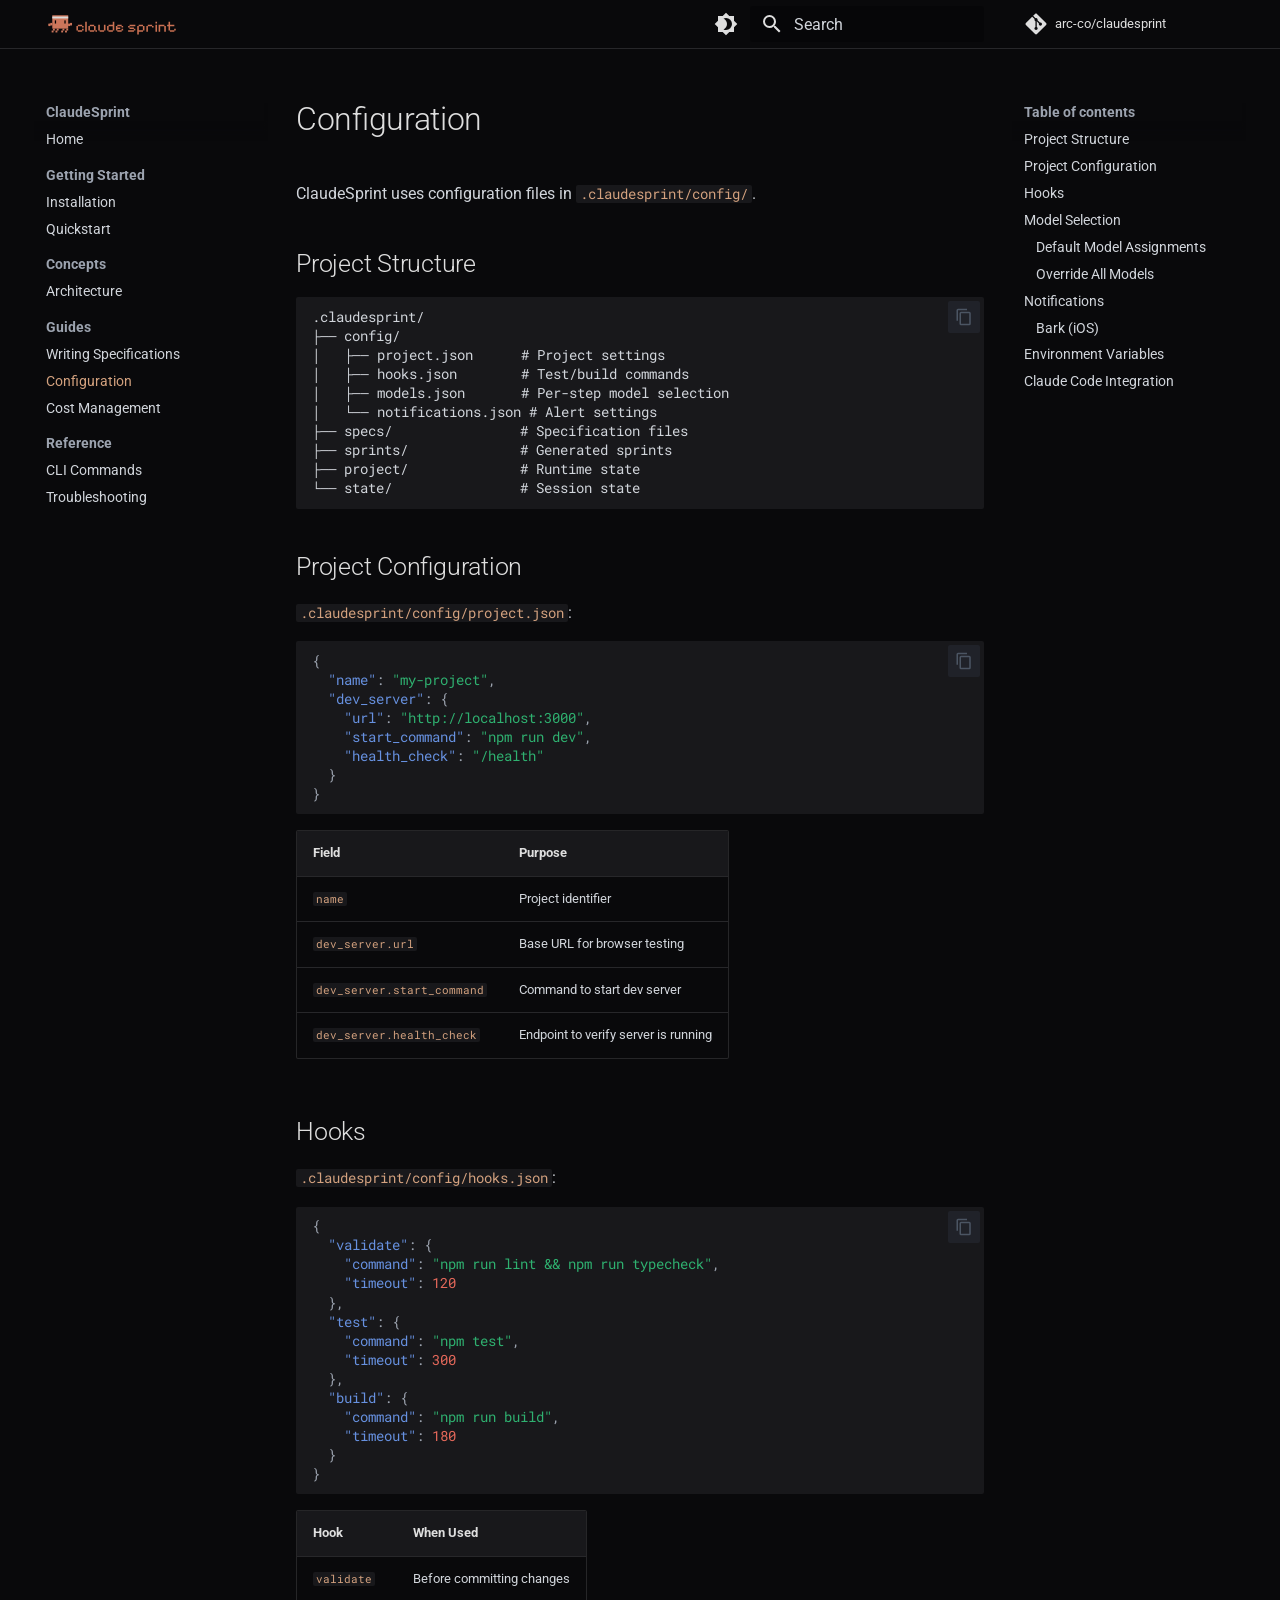
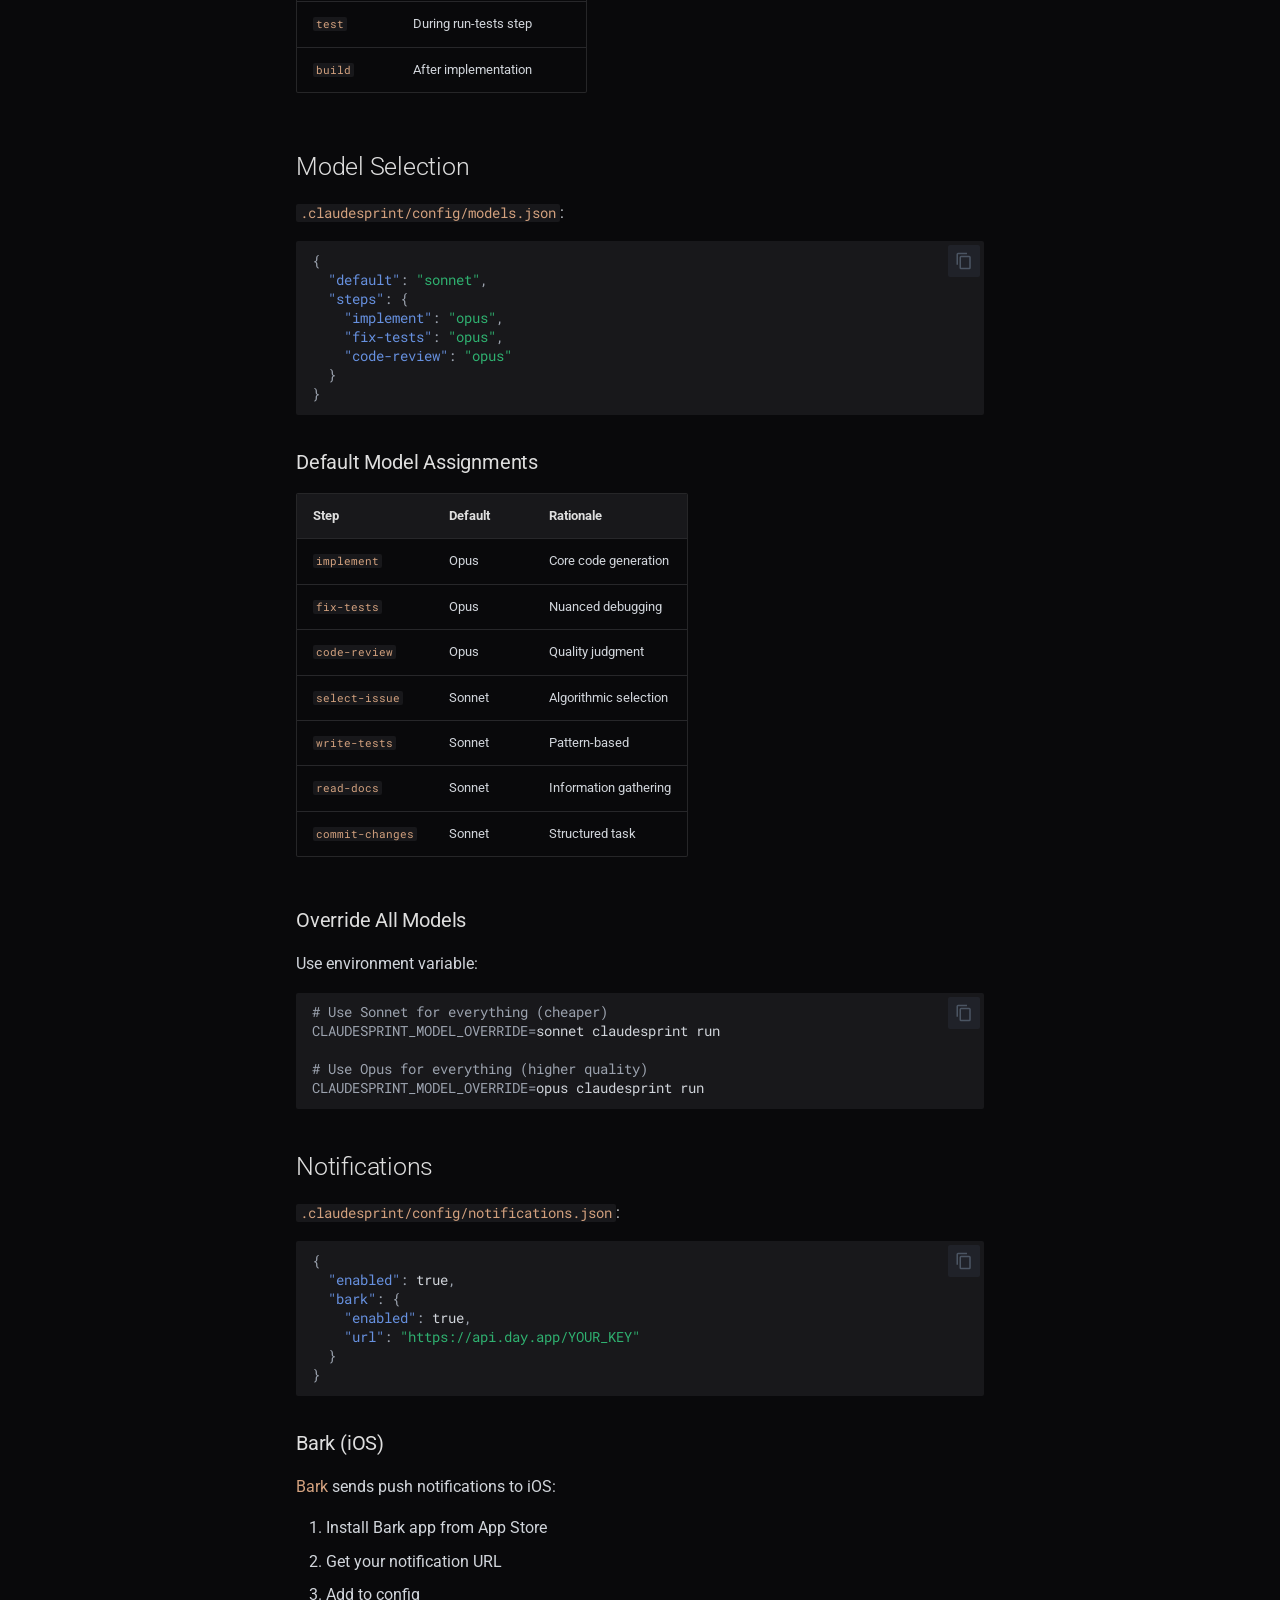
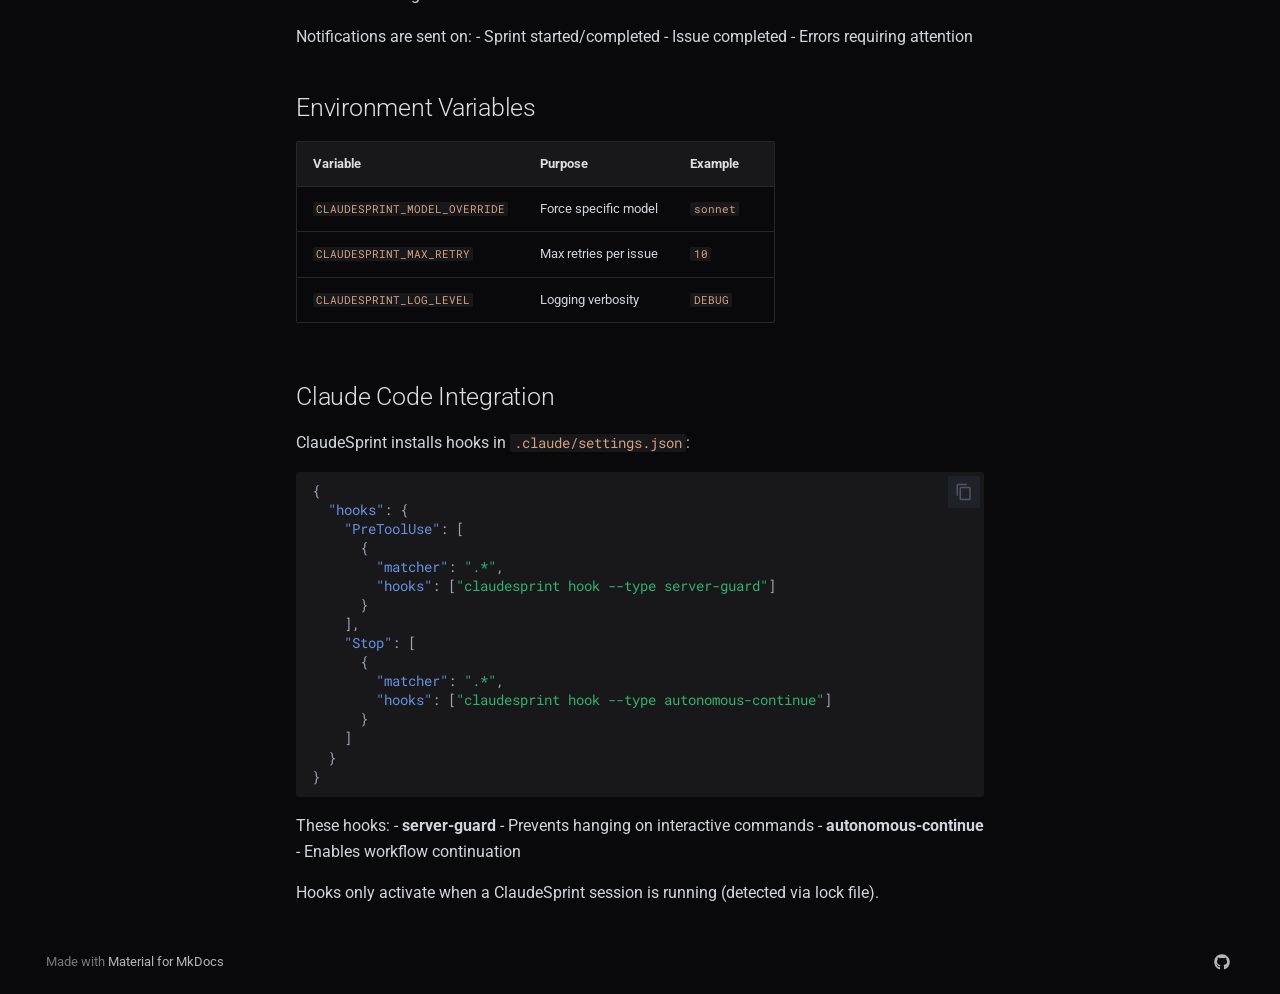
<file: guides/configuration/index.html>
<!doctype html>
<html lang="en" class="no-js">
  <head>
    
      <meta charset="utf-8">
      <meta name="viewport" content="width=device-width,initial-scale=1">
      
        <meta name="description" content="Autonomous AI-driven software development">
      
      
      
        <link rel="canonical" href="https://arc-co.github.io/claudesprint/guides/configuration/">
      
      
        <link rel="prev" href="../specifications/">
      
      
        <link rel="next" href="../cost-management/">
      
      
        
      
      
      <link rel="icon" href="../../assets/favicon.png">
      <meta name="generator" content="mkdocs-1.6.1, mkdocs-material-9.7.1">
    
    
      
        <title>Configuration - ClaudeSprint</title>
      
    
    
      <link rel="stylesheet" href="../../assets/stylesheets/main.484c7ddc.min.css">
      
        
        <link rel="stylesheet" href="../../assets/stylesheets/palette.ab4e12ef.min.css">
      
      


    
    
      
    
    
      
        
        
        <link rel="preconnect" href="https://fonts.gstatic.com" crossorigin>
        <link rel="stylesheet" href="https://fonts.googleapis.com/css?family=Roboto:300,300i,400,400i,700,700i%7CRoboto+Mono:400,400i,700,700i&display=fallback">
        <style>:root{--md-text-font:"Roboto";--md-code-font:"Roboto Mono"}</style>
      
    
    
      <link rel="stylesheet" href="../../stylesheets/custom.css">
    
    <script>__md_scope=new URL("../..",location),__md_hash=e=>[...e].reduce(((e,_)=>(e<<5)-e+_.charCodeAt(0)),0),__md_get=(e,_=localStorage,t=__md_scope)=>JSON.parse(_.getItem(t.pathname+"."+e)),__md_set=(e,_,t=localStorage,a=__md_scope)=>{try{t.setItem(a.pathname+"."+e,JSON.stringify(_))}catch(e){}}</script>
    
      

    
    
  </head>
  
  
    
    
      
    
    
    
    
    <body dir="ltr" data-md-color-scheme="slate" data-md-color-primary="indigo" data-md-color-accent="indigo">
  
    
    <input class="md-toggle" data-md-toggle="drawer" type="checkbox" id="__drawer" autocomplete="off">
    <input class="md-toggle" data-md-toggle="search" type="checkbox" id="__search" autocomplete="off">
    <label class="md-overlay" for="__drawer"></label>
    <div data-md-component="skip">
      
        
        <a href="#configuration" class="md-skip">
          Skip to content
        </a>
      
    </div>
    <div data-md-component="announce">
      
    </div>
    
    
      

  

<header class="md-header md-header--shadow" data-md-component="header">
  <nav class="md-header__inner md-grid" aria-label="Header">
    <a href="../.." title="ClaudeSprint" class="md-header__button md-logo" aria-label="ClaudeSprint" data-md-component="logo">
      
  <img src="../../assets/claudesprint_logo.svg" alt="logo">

    </a>
    <label class="md-header__button md-icon" for="__drawer">
      
      <svg xmlns="http://www.w3.org/2000/svg" viewBox="0 0 24 24"><path d="M3 6h18v2H3zm0 5h18v2H3zm0 5h18v2H3z"/></svg>
    </label>
    <div class="md-header__title" data-md-component="header-title">
      <div class="md-header__ellipsis">
        <div class="md-header__topic">
          <span class="md-ellipsis">
            ClaudeSprint
          </span>
        </div>
        <div class="md-header__topic" data-md-component="header-topic">
          <span class="md-ellipsis">
            
              Configuration
            
          </span>
        </div>
      </div>
    </div>
    
      
        <form class="md-header__option" data-md-component="palette">
  
    
    
    
    <input class="md-option" data-md-color-media="" data-md-color-scheme="slate" data-md-color-primary="indigo" data-md-color-accent="indigo"  aria-label="Switch to light mode"  type="radio" name="__palette" id="__palette_0">
    
      <label class="md-header__button md-icon" title="Switch to light mode" for="__palette_1" hidden>
        <svg xmlns="http://www.w3.org/2000/svg" viewBox="0 0 24 24"><path d="M12 18c-.89 0-1.74-.2-2.5-.55C11.56 16.5 13 14.42 13 12s-1.44-4.5-3.5-5.45C10.26 6.2 11.11 6 12 6a6 6 0 0 1 6 6 6 6 0 0 1-6 6m8-9.31V4h-4.69L12 .69 8.69 4H4v4.69L.69 12 4 15.31V20h4.69L12 23.31 15.31 20H20v-4.69L23.31 12z"/></svg>
      </label>
    
  
    
    
    
    <input class="md-option" data-md-color-media="" data-md-color-scheme="default" data-md-color-primary="indigo" data-md-color-accent="indigo"  aria-label="Switch to dark mode"  type="radio" name="__palette" id="__palette_1">
    
      <label class="md-header__button md-icon" title="Switch to dark mode" for="__palette_0" hidden>
        <svg xmlns="http://www.w3.org/2000/svg" viewBox="0 0 24 24"><path d="M12 8a4 4 0 0 0-4 4 4 4 0 0 0 4 4 4 4 0 0 0 4-4 4 4 0 0 0-4-4m0 10a6 6 0 0 1-6-6 6 6 0 0 1 6-6 6 6 0 0 1 6 6 6 6 0 0 1-6 6m8-9.31V4h-4.69L12 .69 8.69 4H4v4.69L.69 12 4 15.31V20h4.69L12 23.31 15.31 20H20v-4.69L23.31 12z"/></svg>
      </label>
    
  
</form>
      
    
    
      <script>var palette=__md_get("__palette");if(palette&&palette.color){if("(prefers-color-scheme)"===palette.color.media){var media=matchMedia("(prefers-color-scheme: light)"),input=document.querySelector(media.matches?"[data-md-color-media='(prefers-color-scheme: light)']":"[data-md-color-media='(prefers-color-scheme: dark)']");palette.color.media=input.getAttribute("data-md-color-media"),palette.color.scheme=input.getAttribute("data-md-color-scheme"),palette.color.primary=input.getAttribute("data-md-color-primary"),palette.color.accent=input.getAttribute("data-md-color-accent")}for(var[key,value]of Object.entries(palette.color))document.body.setAttribute("data-md-color-"+key,value)}</script>
    
    
    
      
      
        <label class="md-header__button md-icon" for="__search">
          
          <svg xmlns="http://www.w3.org/2000/svg" viewBox="0 0 24 24"><path d="M9.5 3A6.5 6.5 0 0 1 16 9.5c0 1.61-.59 3.09-1.56 4.23l.27.27h.79l5 5-1.5 1.5-5-5v-.79l-.27-.27A6.52 6.52 0 0 1 9.5 16 6.5 6.5 0 0 1 3 9.5 6.5 6.5 0 0 1 9.5 3m0 2C7 5 5 7 5 9.5S7 14 9.5 14 14 12 14 9.5 12 5 9.5 5"/></svg>
        </label>
        <div class="md-search" data-md-component="search" role="dialog">
  <label class="md-search__overlay" for="__search"></label>
  <div class="md-search__inner" role="search">
    <form class="md-search__form" name="search">
      <input type="text" class="md-search__input" name="query" aria-label="Search" placeholder="Search" autocapitalize="off" autocorrect="off" autocomplete="off" spellcheck="false" data-md-component="search-query" required>
      <label class="md-search__icon md-icon" for="__search">
        
        <svg xmlns="http://www.w3.org/2000/svg" viewBox="0 0 24 24"><path d="M9.5 3A6.5 6.5 0 0 1 16 9.5c0 1.61-.59 3.09-1.56 4.23l.27.27h.79l5 5-1.5 1.5-5-5v-.79l-.27-.27A6.52 6.52 0 0 1 9.5 16 6.5 6.5 0 0 1 3 9.5 6.5 6.5 0 0 1 9.5 3m0 2C7 5 5 7 5 9.5S7 14 9.5 14 14 12 14 9.5 12 5 9.5 5"/></svg>
        
        <svg xmlns="http://www.w3.org/2000/svg" viewBox="0 0 24 24"><path d="M20 11v2H8l5.5 5.5-1.42 1.42L4.16 12l7.92-7.92L13.5 5.5 8 11z"/></svg>
      </label>
      <nav class="md-search__options" aria-label="Search">
        
        <button type="reset" class="md-search__icon md-icon" title="Clear" aria-label="Clear" tabindex="-1">
          
          <svg xmlns="http://www.w3.org/2000/svg" viewBox="0 0 24 24"><path d="M19 6.41 17.59 5 12 10.59 6.41 5 5 6.41 10.59 12 5 17.59 6.41 19 12 13.41 17.59 19 19 17.59 13.41 12z"/></svg>
        </button>
      </nav>
      
    </form>
    <div class="md-search__output">
      <div class="md-search__scrollwrap" tabindex="0" data-md-scrollfix>
        <div class="md-search-result" data-md-component="search-result">
          <div class="md-search-result__meta">
            Initializing search
          </div>
          <ol class="md-search-result__list" role="presentation"></ol>
        </div>
      </div>
    </div>
  </div>
</div>
      
    
    
      <div class="md-header__source">
        <a href="https://github.com/arc-co/claudesprint" title="Go to repository" class="md-source" data-md-component="source">
  <div class="md-source__icon md-icon">
    
    <svg xmlns="http://www.w3.org/2000/svg" viewBox="0 0 448 512"><!--! Font Awesome Free 7.1.0 by @fontawesome - https://fontawesome.com License - https://fontawesome.com/license/free (Icons: CC BY 4.0, Fonts: SIL OFL 1.1, Code: MIT License) Copyright 2025 Fonticons, Inc.--><path d="M439.6 236.1 244 40.5c-5.4-5.5-12.8-8.5-20.4-8.5s-15 3-20.4 8.4L162.5 81l51.5 51.5c27.1-9.1 52.7 16.8 43.4 43.7l49.7 49.7c34.2-11.8 61.2 31 35.5 56.7-26.5 26.5-70.2-2.9-56-37.3L240.3 199v121.9c25.3 12.5 22.3 41.8 9.1 55-6.4 6.4-15.2 10.1-24.3 10.1s-17.8-3.6-24.3-10.1c-17.6-17.6-11.1-46.9 11.2-56v-123c-20.8-8.5-24.6-30.7-18.6-45L142.6 101 8.5 235.1C3 240.6 0 247.9 0 255.5s3 15 8.5 20.4l195.6 195.7c5.4 5.4 12.7 8.4 20.4 8.4s15-3 20.4-8.4l194.7-194.7c5.4-5.4 8.4-12.8 8.4-20.4s-3-15-8.4-20.4"/></svg>
  </div>
  <div class="md-source__repository">
    arc-co/claudesprint
  </div>
</a>
      </div>
    
  </nav>
  
</header>
    
    <div class="md-container" data-md-component="container">
      
      
        
          
        
      
      <main class="md-main" data-md-component="main">
        <div class="md-main__inner md-grid">
          
            
              
              <div class="md-sidebar md-sidebar--primary" data-md-component="sidebar" data-md-type="navigation" >
                <div class="md-sidebar__scrollwrap">
                  <div class="md-sidebar__inner">
                    



<nav class="md-nav md-nav--primary" aria-label="Navigation" data-md-level="0">
  <label class="md-nav__title" for="__drawer">
    <a href="../.." title="ClaudeSprint" class="md-nav__button md-logo" aria-label="ClaudeSprint" data-md-component="logo">
      
  <img src="../../assets/claudesprint_logo.svg" alt="logo">

    </a>
    ClaudeSprint
  </label>
  
    <div class="md-nav__source">
      <a href="https://github.com/arc-co/claudesprint" title="Go to repository" class="md-source" data-md-component="source">
  <div class="md-source__icon md-icon">
    
    <svg xmlns="http://www.w3.org/2000/svg" viewBox="0 0 448 512"><!--! Font Awesome Free 7.1.0 by @fontawesome - https://fontawesome.com License - https://fontawesome.com/license/free (Icons: CC BY 4.0, Fonts: SIL OFL 1.1, Code: MIT License) Copyright 2025 Fonticons, Inc.--><path d="M439.6 236.1 244 40.5c-5.4-5.5-12.8-8.5-20.4-8.5s-15 3-20.4 8.4L162.5 81l51.5 51.5c27.1-9.1 52.7 16.8 43.4 43.7l49.7 49.7c34.2-11.8 61.2 31 35.5 56.7-26.5 26.5-70.2-2.9-56-37.3L240.3 199v121.9c25.3 12.5 22.3 41.8 9.1 55-6.4 6.4-15.2 10.1-24.3 10.1s-17.8-3.6-24.3-10.1c-17.6-17.6-11.1-46.9 11.2-56v-123c-20.8-8.5-24.6-30.7-18.6-45L142.6 101 8.5 235.1C3 240.6 0 247.9 0 255.5s3 15 8.5 20.4l195.6 195.7c5.4 5.4 12.7 8.4 20.4 8.4s15-3 20.4-8.4l194.7-194.7c5.4-5.4 8.4-12.8 8.4-20.4s-3-15-8.4-20.4"/></svg>
  </div>
  <div class="md-source__repository">
    arc-co/claudesprint
  </div>
</a>
    </div>
  
  <ul class="md-nav__list" data-md-scrollfix>
    
      
      
  
  
  
  
    <li class="md-nav__item">
      <a href="../.." class="md-nav__link">
        
  
  
  <span class="md-ellipsis">
    
  
    Home
  

    
  </span>
  
  

      </a>
    </li>
  

    
      
      
  
  
  
  
    
    
    
    
      
        
        
      
    
    
    <li class="md-nav__item md-nav__item--section md-nav__item--nested">
      
        
        
          
        
        <input class="md-nav__toggle md-toggle md-toggle--indeterminate" type="checkbox" id="__nav_2" >
        
          
          <label class="md-nav__link" for="__nav_2" id="__nav_2_label" tabindex="">
            
  
  
  <span class="md-ellipsis">
    
  
    Getting Started
  

    
  </span>
  
  

            <span class="md-nav__icon md-icon"></span>
          </label>
        
        <nav class="md-nav" data-md-level="1" aria-labelledby="__nav_2_label" aria-expanded="false">
          <label class="md-nav__title" for="__nav_2">
            <span class="md-nav__icon md-icon"></span>
            
  
    Getting Started
  

          </label>
          <ul class="md-nav__list" data-md-scrollfix>
            
              
                
  
  
  
  
    <li class="md-nav__item">
      <a href="../../getting-started/installation/" class="md-nav__link">
        
  
  
  <span class="md-ellipsis">
    
  
    Installation
  

    
  </span>
  
  

      </a>
    </li>
  

              
            
              
                
  
  
  
  
    <li class="md-nav__item">
      <a href="../../getting-started/quickstart/" class="md-nav__link">
        
  
  
  <span class="md-ellipsis">
    
  
    Quickstart
  

    
  </span>
  
  

      </a>
    </li>
  

              
            
          </ul>
        </nav>
      
    </li>
  

    
      
      
  
  
  
  
    
    
    
    
      
        
        
      
    
    
    <li class="md-nav__item md-nav__item--section md-nav__item--nested">
      
        
        
          
        
        <input class="md-nav__toggle md-toggle md-toggle--indeterminate" type="checkbox" id="__nav_3" >
        
          
          <label class="md-nav__link" for="__nav_3" id="__nav_3_label" tabindex="">
            
  
  
  <span class="md-ellipsis">
    
  
    Concepts
  

    
  </span>
  
  

            <span class="md-nav__icon md-icon"></span>
          </label>
        
        <nav class="md-nav" data-md-level="1" aria-labelledby="__nav_3_label" aria-expanded="false">
          <label class="md-nav__title" for="__nav_3">
            <span class="md-nav__icon md-icon"></span>
            
  
    Concepts
  

          </label>
          <ul class="md-nav__list" data-md-scrollfix>
            
              
                
  
  
  
  
    <li class="md-nav__item">
      <a href="../../concepts/architecture/" class="md-nav__link">
        
  
  
  <span class="md-ellipsis">
    
  
    Architecture
  

    
  </span>
  
  

      </a>
    </li>
  

              
            
          </ul>
        </nav>
      
    </li>
  

    
      
      
  
  
    
  
  
  
    
    
    
    
      
        
        
      
    
    
    <li class="md-nav__item md-nav__item--active md-nav__item--section md-nav__item--nested">
      
        
        
        <input class="md-nav__toggle md-toggle " type="checkbox" id="__nav_4" checked>
        
          
          <label class="md-nav__link" for="__nav_4" id="__nav_4_label" tabindex="">
            
  
  
  <span class="md-ellipsis">
    
  
    Guides
  

    
  </span>
  
  

            <span class="md-nav__icon md-icon"></span>
          </label>
        
        <nav class="md-nav" data-md-level="1" aria-labelledby="__nav_4_label" aria-expanded="true">
          <label class="md-nav__title" for="__nav_4">
            <span class="md-nav__icon md-icon"></span>
            
  
    Guides
  

          </label>
          <ul class="md-nav__list" data-md-scrollfix>
            
              
                
  
  
  
  
    <li class="md-nav__item">
      <a href="../specifications/" class="md-nav__link">
        
  
  
  <span class="md-ellipsis">
    
  
    Writing Specifications
  

    
  </span>
  
  

      </a>
    </li>
  

              
            
              
                
  
  
    
  
  
  
    <li class="md-nav__item md-nav__item--active">
      
      <input class="md-nav__toggle md-toggle" type="checkbox" id="__toc">
      
      
        
      
      
        <label class="md-nav__link md-nav__link--active" for="__toc">
          
  
  
  <span class="md-ellipsis">
    
  
    Configuration
  

    
  </span>
  
  

          <span class="md-nav__icon md-icon"></span>
        </label>
      
      <a href="./" class="md-nav__link md-nav__link--active">
        
  
  
  <span class="md-ellipsis">
    
  
    Configuration
  

    
  </span>
  
  

      </a>
      
        

<nav class="md-nav md-nav--secondary" aria-label="Table of contents">
  
  
  
    
  
  
    <label class="md-nav__title" for="__toc">
      <span class="md-nav__icon md-icon"></span>
      Table of contents
    </label>
    <ul class="md-nav__list" data-md-component="toc" data-md-scrollfix>
      
        <li class="md-nav__item">
  <a href="#project-structure" class="md-nav__link">
    <span class="md-ellipsis">
      
        Project Structure
      
    </span>
  </a>
  
</li>
      
        <li class="md-nav__item">
  <a href="#project-configuration" class="md-nav__link">
    <span class="md-ellipsis">
      
        Project Configuration
      
    </span>
  </a>
  
</li>
      
        <li class="md-nav__item">
  <a href="#hooks" class="md-nav__link">
    <span class="md-ellipsis">
      
        Hooks
      
    </span>
  </a>
  
</li>
      
        <li class="md-nav__item">
  <a href="#model-selection" class="md-nav__link">
    <span class="md-ellipsis">
      
        Model Selection
      
    </span>
  </a>
  
    <nav class="md-nav" aria-label="Model Selection">
      <ul class="md-nav__list">
        
          <li class="md-nav__item">
  <a href="#default-model-assignments" class="md-nav__link">
    <span class="md-ellipsis">
      
        Default Model Assignments
      
    </span>
  </a>
  
</li>
        
          <li class="md-nav__item">
  <a href="#override-all-models" class="md-nav__link">
    <span class="md-ellipsis">
      
        Override All Models
      
    </span>
  </a>
  
</li>
        
      </ul>
    </nav>
  
</li>
      
        <li class="md-nav__item">
  <a href="#notifications" class="md-nav__link">
    <span class="md-ellipsis">
      
        Notifications
      
    </span>
  </a>
  
    <nav class="md-nav" aria-label="Notifications">
      <ul class="md-nav__list">
        
          <li class="md-nav__item">
  <a href="#bark-ios" class="md-nav__link">
    <span class="md-ellipsis">
      
        Bark (iOS)
      
    </span>
  </a>
  
</li>
        
      </ul>
    </nav>
  
</li>
      
        <li class="md-nav__item">
  <a href="#environment-variables" class="md-nav__link">
    <span class="md-ellipsis">
      
        Environment Variables
      
    </span>
  </a>
  
</li>
      
        <li class="md-nav__item">
  <a href="#claude-code-integration" class="md-nav__link">
    <span class="md-ellipsis">
      
        Claude Code Integration
      
    </span>
  </a>
  
</li>
      
    </ul>
  
</nav>
      
    </li>
  

              
            
              
                
  
  
  
  
    <li class="md-nav__item">
      <a href="../cost-management/" class="md-nav__link">
        
  
  
  <span class="md-ellipsis">
    
  
    Cost Management
  

    
  </span>
  
  

      </a>
    </li>
  

              
            
          </ul>
        </nav>
      
    </li>
  

    
      
      
  
  
  
  
    
    
    
    
      
        
        
      
    
    
    <li class="md-nav__item md-nav__item--section md-nav__item--nested">
      
        
        
          
        
        <input class="md-nav__toggle md-toggle md-toggle--indeterminate" type="checkbox" id="__nav_5" >
        
          
          <label class="md-nav__link" for="__nav_5" id="__nav_5_label" tabindex="">
            
  
  
  <span class="md-ellipsis">
    
  
    Reference
  

    
  </span>
  
  

            <span class="md-nav__icon md-icon"></span>
          </label>
        
        <nav class="md-nav" data-md-level="1" aria-labelledby="__nav_5_label" aria-expanded="false">
          <label class="md-nav__title" for="__nav_5">
            <span class="md-nav__icon md-icon"></span>
            
  
    Reference
  

          </label>
          <ul class="md-nav__list" data-md-scrollfix>
            
              
                
  
  
  
  
    <li class="md-nav__item">
      <a href="../../reference/cli-commands/" class="md-nav__link">
        
  
  
  <span class="md-ellipsis">
    
  
    CLI Commands
  

    
  </span>
  
  

      </a>
    </li>
  

              
            
              
                
  
  
  
  
    <li class="md-nav__item">
      <a href="../../reference/troubleshooting/" class="md-nav__link">
        
  
  
  <span class="md-ellipsis">
    
  
    Troubleshooting
  

    
  </span>
  
  

      </a>
    </li>
  

              
            
          </ul>
        </nav>
      
    </li>
  

    
  </ul>
</nav>
                  </div>
                </div>
              </div>
            
            
              
              <div class="md-sidebar md-sidebar--secondary" data-md-component="sidebar" data-md-type="toc" >
                <div class="md-sidebar__scrollwrap">
                  <div class="md-sidebar__inner">
                    

<nav class="md-nav md-nav--secondary" aria-label="Table of contents">
  
  
  
    
  
  
    <label class="md-nav__title" for="__toc">
      <span class="md-nav__icon md-icon"></span>
      Table of contents
    </label>
    <ul class="md-nav__list" data-md-component="toc" data-md-scrollfix>
      
        <li class="md-nav__item">
  <a href="#project-structure" class="md-nav__link">
    <span class="md-ellipsis">
      
        Project Structure
      
    </span>
  </a>
  
</li>
      
        <li class="md-nav__item">
  <a href="#project-configuration" class="md-nav__link">
    <span class="md-ellipsis">
      
        Project Configuration
      
    </span>
  </a>
  
</li>
      
        <li class="md-nav__item">
  <a href="#hooks" class="md-nav__link">
    <span class="md-ellipsis">
      
        Hooks
      
    </span>
  </a>
  
</li>
      
        <li class="md-nav__item">
  <a href="#model-selection" class="md-nav__link">
    <span class="md-ellipsis">
      
        Model Selection
      
    </span>
  </a>
  
    <nav class="md-nav" aria-label="Model Selection">
      <ul class="md-nav__list">
        
          <li class="md-nav__item">
  <a href="#default-model-assignments" class="md-nav__link">
    <span class="md-ellipsis">
      
        Default Model Assignments
      
    </span>
  </a>
  
</li>
        
          <li class="md-nav__item">
  <a href="#override-all-models" class="md-nav__link">
    <span class="md-ellipsis">
      
        Override All Models
      
    </span>
  </a>
  
</li>
        
      </ul>
    </nav>
  
</li>
      
        <li class="md-nav__item">
  <a href="#notifications" class="md-nav__link">
    <span class="md-ellipsis">
      
        Notifications
      
    </span>
  </a>
  
    <nav class="md-nav" aria-label="Notifications">
      <ul class="md-nav__list">
        
          <li class="md-nav__item">
  <a href="#bark-ios" class="md-nav__link">
    <span class="md-ellipsis">
      
        Bark (iOS)
      
    </span>
  </a>
  
</li>
        
      </ul>
    </nav>
  
</li>
      
        <li class="md-nav__item">
  <a href="#environment-variables" class="md-nav__link">
    <span class="md-ellipsis">
      
        Environment Variables
      
    </span>
  </a>
  
</li>
      
        <li class="md-nav__item">
  <a href="#claude-code-integration" class="md-nav__link">
    <span class="md-ellipsis">
      
        Claude Code Integration
      
    </span>
  </a>
  
</li>
      
    </ul>
  
</nav>
                  </div>
                </div>
              </div>
            
          
          
            <div class="md-content" data-md-component="content">
              
              <article class="md-content__inner md-typeset">
                
                  


  
  


<h1 id="configuration">Configuration<a class="headerlink" href="#configuration" title="Permanent link">&para;</a></h1>
<p>ClaudeSprint uses configuration files in <code>.claudesprint/config/</code>.</p>
<h2 id="project-structure">Project Structure<a class="headerlink" href="#project-structure" title="Permanent link">&para;</a></h2>
<div class="highlight"><pre><span></span><code><a id="__codelineno-0-1" name="__codelineno-0-1" href="#__codelineno-0-1"></a>.claudesprint/
<a id="__codelineno-0-2" name="__codelineno-0-2" href="#__codelineno-0-2"></a>├── config/
<a id="__codelineno-0-3" name="__codelineno-0-3" href="#__codelineno-0-3"></a>│   ├── project.json      # Project settings
<a id="__codelineno-0-4" name="__codelineno-0-4" href="#__codelineno-0-4"></a>│   ├── hooks.json        # Test/build commands
<a id="__codelineno-0-5" name="__codelineno-0-5" href="#__codelineno-0-5"></a>│   ├── models.json       # Per-step model selection
<a id="__codelineno-0-6" name="__codelineno-0-6" href="#__codelineno-0-6"></a>│   └── notifications.json # Alert settings
<a id="__codelineno-0-7" name="__codelineno-0-7" href="#__codelineno-0-7"></a>├── specs/                # Specification files
<a id="__codelineno-0-8" name="__codelineno-0-8" href="#__codelineno-0-8"></a>├── sprints/              # Generated sprints
<a id="__codelineno-0-9" name="__codelineno-0-9" href="#__codelineno-0-9"></a>├── project/              # Runtime state
<a id="__codelineno-0-10" name="__codelineno-0-10" href="#__codelineno-0-10"></a>└── state/                # Session state
</code></pre></div>
<h2 id="project-configuration">Project Configuration<a class="headerlink" href="#project-configuration" title="Permanent link">&para;</a></h2>
<p><code>.claudesprint/config/project.json</code>:</p>
<div class="highlight"><pre><span></span><code><a id="__codelineno-1-1" name="__codelineno-1-1" href="#__codelineno-1-1"></a><span class="p">{</span>
<a id="__codelineno-1-2" name="__codelineno-1-2" href="#__codelineno-1-2"></a><span class="w">  </span><span class="nt">&quot;name&quot;</span><span class="p">:</span><span class="w"> </span><span class="s2">&quot;my-project&quot;</span><span class="p">,</span>
<a id="__codelineno-1-3" name="__codelineno-1-3" href="#__codelineno-1-3"></a><span class="w">  </span><span class="nt">&quot;dev_server&quot;</span><span class="p">:</span><span class="w"> </span><span class="p">{</span>
<a id="__codelineno-1-4" name="__codelineno-1-4" href="#__codelineno-1-4"></a><span class="w">    </span><span class="nt">&quot;url&quot;</span><span class="p">:</span><span class="w"> </span><span class="s2">&quot;http://localhost:3000&quot;</span><span class="p">,</span>
<a id="__codelineno-1-5" name="__codelineno-1-5" href="#__codelineno-1-5"></a><span class="w">    </span><span class="nt">&quot;start_command&quot;</span><span class="p">:</span><span class="w"> </span><span class="s2">&quot;npm run dev&quot;</span><span class="p">,</span>
<a id="__codelineno-1-6" name="__codelineno-1-6" href="#__codelineno-1-6"></a><span class="w">    </span><span class="nt">&quot;health_check&quot;</span><span class="p">:</span><span class="w"> </span><span class="s2">&quot;/health&quot;</span>
<a id="__codelineno-1-7" name="__codelineno-1-7" href="#__codelineno-1-7"></a><span class="w">  </span><span class="p">}</span>
<a id="__codelineno-1-8" name="__codelineno-1-8" href="#__codelineno-1-8"></a><span class="p">}</span>
</code></pre></div>
<table>
<thead>
<tr>
<th>Field</th>
<th>Purpose</th>
</tr>
</thead>
<tbody>
<tr>
<td><code>name</code></td>
<td>Project identifier</td>
</tr>
<tr>
<td><code>dev_server.url</code></td>
<td>Base URL for browser testing</td>
</tr>
<tr>
<td><code>dev_server.start_command</code></td>
<td>Command to start dev server</td>
</tr>
<tr>
<td><code>dev_server.health_check</code></td>
<td>Endpoint to verify server is running</td>
</tr>
</tbody>
</table>
<h2 id="hooks">Hooks<a class="headerlink" href="#hooks" title="Permanent link">&para;</a></h2>
<p><code>.claudesprint/config/hooks.json</code>:</p>
<div class="highlight"><pre><span></span><code><a id="__codelineno-2-1" name="__codelineno-2-1" href="#__codelineno-2-1"></a><span class="p">{</span>
<a id="__codelineno-2-2" name="__codelineno-2-2" href="#__codelineno-2-2"></a><span class="w">  </span><span class="nt">&quot;validate&quot;</span><span class="p">:</span><span class="w"> </span><span class="p">{</span>
<a id="__codelineno-2-3" name="__codelineno-2-3" href="#__codelineno-2-3"></a><span class="w">    </span><span class="nt">&quot;command&quot;</span><span class="p">:</span><span class="w"> </span><span class="s2">&quot;npm run lint &amp;&amp; npm run typecheck&quot;</span><span class="p">,</span>
<a id="__codelineno-2-4" name="__codelineno-2-4" href="#__codelineno-2-4"></a><span class="w">    </span><span class="nt">&quot;timeout&quot;</span><span class="p">:</span><span class="w"> </span><span class="mi">120</span>
<a id="__codelineno-2-5" name="__codelineno-2-5" href="#__codelineno-2-5"></a><span class="w">  </span><span class="p">},</span>
<a id="__codelineno-2-6" name="__codelineno-2-6" href="#__codelineno-2-6"></a><span class="w">  </span><span class="nt">&quot;test&quot;</span><span class="p">:</span><span class="w"> </span><span class="p">{</span>
<a id="__codelineno-2-7" name="__codelineno-2-7" href="#__codelineno-2-7"></a><span class="w">    </span><span class="nt">&quot;command&quot;</span><span class="p">:</span><span class="w"> </span><span class="s2">&quot;npm test&quot;</span><span class="p">,</span>
<a id="__codelineno-2-8" name="__codelineno-2-8" href="#__codelineno-2-8"></a><span class="w">    </span><span class="nt">&quot;timeout&quot;</span><span class="p">:</span><span class="w"> </span><span class="mi">300</span>
<a id="__codelineno-2-9" name="__codelineno-2-9" href="#__codelineno-2-9"></a><span class="w">  </span><span class="p">},</span>
<a id="__codelineno-2-10" name="__codelineno-2-10" href="#__codelineno-2-10"></a><span class="w">  </span><span class="nt">&quot;build&quot;</span><span class="p">:</span><span class="w"> </span><span class="p">{</span>
<a id="__codelineno-2-11" name="__codelineno-2-11" href="#__codelineno-2-11"></a><span class="w">    </span><span class="nt">&quot;command&quot;</span><span class="p">:</span><span class="w"> </span><span class="s2">&quot;npm run build&quot;</span><span class="p">,</span>
<a id="__codelineno-2-12" name="__codelineno-2-12" href="#__codelineno-2-12"></a><span class="w">    </span><span class="nt">&quot;timeout&quot;</span><span class="p">:</span><span class="w"> </span><span class="mi">180</span>
<a id="__codelineno-2-13" name="__codelineno-2-13" href="#__codelineno-2-13"></a><span class="w">  </span><span class="p">}</span>
<a id="__codelineno-2-14" name="__codelineno-2-14" href="#__codelineno-2-14"></a><span class="p">}</span>
</code></pre></div>
<table>
<thead>
<tr>
<th>Hook</th>
<th>When Used</th>
</tr>
</thead>
<tbody>
<tr>
<td><code>validate</code></td>
<td>Before committing changes</td>
</tr>
<tr>
<td><code>test</code></td>
<td>During run-tests step</td>
</tr>
<tr>
<td><code>build</code></td>
<td>After implementation</td>
</tr>
</tbody>
</table>
<h2 id="model-selection">Model Selection<a class="headerlink" href="#model-selection" title="Permanent link">&para;</a></h2>
<p><code>.claudesprint/config/models.json</code>:</p>
<div class="highlight"><pre><span></span><code><a id="__codelineno-3-1" name="__codelineno-3-1" href="#__codelineno-3-1"></a><span class="p">{</span>
<a id="__codelineno-3-2" name="__codelineno-3-2" href="#__codelineno-3-2"></a><span class="w">  </span><span class="nt">&quot;default&quot;</span><span class="p">:</span><span class="w"> </span><span class="s2">&quot;sonnet&quot;</span><span class="p">,</span>
<a id="__codelineno-3-3" name="__codelineno-3-3" href="#__codelineno-3-3"></a><span class="w">  </span><span class="nt">&quot;steps&quot;</span><span class="p">:</span><span class="w"> </span><span class="p">{</span>
<a id="__codelineno-3-4" name="__codelineno-3-4" href="#__codelineno-3-4"></a><span class="w">    </span><span class="nt">&quot;implement&quot;</span><span class="p">:</span><span class="w"> </span><span class="s2">&quot;opus&quot;</span><span class="p">,</span>
<a id="__codelineno-3-5" name="__codelineno-3-5" href="#__codelineno-3-5"></a><span class="w">    </span><span class="nt">&quot;fix-tests&quot;</span><span class="p">:</span><span class="w"> </span><span class="s2">&quot;opus&quot;</span><span class="p">,</span>
<a id="__codelineno-3-6" name="__codelineno-3-6" href="#__codelineno-3-6"></a><span class="w">    </span><span class="nt">&quot;code-review&quot;</span><span class="p">:</span><span class="w"> </span><span class="s2">&quot;opus&quot;</span>
<a id="__codelineno-3-7" name="__codelineno-3-7" href="#__codelineno-3-7"></a><span class="w">  </span><span class="p">}</span>
<a id="__codelineno-3-8" name="__codelineno-3-8" href="#__codelineno-3-8"></a><span class="p">}</span>
</code></pre></div>
<h3 id="default-model-assignments">Default Model Assignments<a class="headerlink" href="#default-model-assignments" title="Permanent link">&para;</a></h3>
<table>
<thead>
<tr>
<th>Step</th>
<th>Default</th>
<th>Rationale</th>
</tr>
</thead>
<tbody>
<tr>
<td><code>implement</code></td>
<td>Opus</td>
<td>Core code generation</td>
</tr>
<tr>
<td><code>fix-tests</code></td>
<td>Opus</td>
<td>Nuanced debugging</td>
</tr>
<tr>
<td><code>code-review</code></td>
<td>Opus</td>
<td>Quality judgment</td>
</tr>
<tr>
<td><code>select-issue</code></td>
<td>Sonnet</td>
<td>Algorithmic selection</td>
</tr>
<tr>
<td><code>write-tests</code></td>
<td>Sonnet</td>
<td>Pattern-based</td>
</tr>
<tr>
<td><code>read-docs</code></td>
<td>Sonnet</td>
<td>Information gathering</td>
</tr>
<tr>
<td><code>commit-changes</code></td>
<td>Sonnet</td>
<td>Structured task</td>
</tr>
</tbody>
</table>
<h3 id="override-all-models">Override All Models<a class="headerlink" href="#override-all-models" title="Permanent link">&para;</a></h3>
<p>Use environment variable:</p>
<div class="highlight"><pre><span></span><code><a id="__codelineno-4-1" name="__codelineno-4-1" href="#__codelineno-4-1"></a><span class="c1"># Use Sonnet for everything (cheaper)</span>
<a id="__codelineno-4-2" name="__codelineno-4-2" href="#__codelineno-4-2"></a><span class="nv">CLAUDESPRINT_MODEL_OVERRIDE</span><span class="o">=</span>sonnet<span class="w"> </span>claudesprint<span class="w"> </span>run
<a id="__codelineno-4-3" name="__codelineno-4-3" href="#__codelineno-4-3"></a>
<a id="__codelineno-4-4" name="__codelineno-4-4" href="#__codelineno-4-4"></a><span class="c1"># Use Opus for everything (higher quality)</span>
<a id="__codelineno-4-5" name="__codelineno-4-5" href="#__codelineno-4-5"></a><span class="nv">CLAUDESPRINT_MODEL_OVERRIDE</span><span class="o">=</span>opus<span class="w"> </span>claudesprint<span class="w"> </span>run
</code></pre></div>
<h2 id="notifications">Notifications<a class="headerlink" href="#notifications" title="Permanent link">&para;</a></h2>
<p><code>.claudesprint/config/notifications.json</code>:</p>
<div class="highlight"><pre><span></span><code><a id="__codelineno-5-1" name="__codelineno-5-1" href="#__codelineno-5-1"></a><span class="p">{</span>
<a id="__codelineno-5-2" name="__codelineno-5-2" href="#__codelineno-5-2"></a><span class="w">  </span><span class="nt">&quot;enabled&quot;</span><span class="p">:</span><span class="w"> </span><span class="kc">true</span><span class="p">,</span>
<a id="__codelineno-5-3" name="__codelineno-5-3" href="#__codelineno-5-3"></a><span class="w">  </span><span class="nt">&quot;bark&quot;</span><span class="p">:</span><span class="w"> </span><span class="p">{</span>
<a id="__codelineno-5-4" name="__codelineno-5-4" href="#__codelineno-5-4"></a><span class="w">    </span><span class="nt">&quot;enabled&quot;</span><span class="p">:</span><span class="w"> </span><span class="kc">true</span><span class="p">,</span>
<a id="__codelineno-5-5" name="__codelineno-5-5" href="#__codelineno-5-5"></a><span class="w">    </span><span class="nt">&quot;url&quot;</span><span class="p">:</span><span class="w"> </span><span class="s2">&quot;https://api.day.app/YOUR_KEY&quot;</span>
<a id="__codelineno-5-6" name="__codelineno-5-6" href="#__codelineno-5-6"></a><span class="w">  </span><span class="p">}</span>
<a id="__codelineno-5-7" name="__codelineno-5-7" href="#__codelineno-5-7"></a><span class="p">}</span>
</code></pre></div>
<h3 id="bark-ios">Bark (iOS)<a class="headerlink" href="#bark-ios" title="Permanent link">&para;</a></h3>
<p><a href="https://github.com/Finb/Bark">Bark</a> sends push notifications to iOS:</p>
<ol>
<li>Install Bark app from App Store</li>
<li>Get your notification URL</li>
<li>Add to config</li>
</ol>
<p>Notifications are sent on:
- Sprint started/completed
- Issue completed
- Errors requiring attention</p>
<h2 id="environment-variables">Environment Variables<a class="headerlink" href="#environment-variables" title="Permanent link">&para;</a></h2>
<table>
<thead>
<tr>
<th>Variable</th>
<th>Purpose</th>
<th>Example</th>
</tr>
</thead>
<tbody>
<tr>
<td><code>CLAUDESPRINT_MODEL_OVERRIDE</code></td>
<td>Force specific model</td>
<td><code>sonnet</code></td>
</tr>
<tr>
<td><code>CLAUDESPRINT_MAX_RETRY</code></td>
<td>Max retries per issue</td>
<td><code>10</code></td>
</tr>
<tr>
<td><code>CLAUDESPRINT_LOG_LEVEL</code></td>
<td>Logging verbosity</td>
<td><code>DEBUG</code></td>
</tr>
</tbody>
</table>
<h2 id="claude-code-integration">Claude Code Integration<a class="headerlink" href="#claude-code-integration" title="Permanent link">&para;</a></h2>
<p>ClaudeSprint installs hooks in <code>.claude/settings.json</code>:</p>
<div class="highlight"><pre><span></span><code><a id="__codelineno-6-1" name="__codelineno-6-1" href="#__codelineno-6-1"></a><span class="p">{</span>
<a id="__codelineno-6-2" name="__codelineno-6-2" href="#__codelineno-6-2"></a><span class="w">  </span><span class="nt">&quot;hooks&quot;</span><span class="p">:</span><span class="w"> </span><span class="p">{</span>
<a id="__codelineno-6-3" name="__codelineno-6-3" href="#__codelineno-6-3"></a><span class="w">    </span><span class="nt">&quot;PreToolUse&quot;</span><span class="p">:</span><span class="w"> </span><span class="p">[</span>
<a id="__codelineno-6-4" name="__codelineno-6-4" href="#__codelineno-6-4"></a><span class="w">      </span><span class="p">{</span>
<a id="__codelineno-6-5" name="__codelineno-6-5" href="#__codelineno-6-5"></a><span class="w">        </span><span class="nt">&quot;matcher&quot;</span><span class="p">:</span><span class="w"> </span><span class="s2">&quot;.*&quot;</span><span class="p">,</span>
<a id="__codelineno-6-6" name="__codelineno-6-6" href="#__codelineno-6-6"></a><span class="w">        </span><span class="nt">&quot;hooks&quot;</span><span class="p">:</span><span class="w"> </span><span class="p">[</span><span class="s2">&quot;claudesprint hook --type server-guard&quot;</span><span class="p">]</span>
<a id="__codelineno-6-7" name="__codelineno-6-7" href="#__codelineno-6-7"></a><span class="w">      </span><span class="p">}</span>
<a id="__codelineno-6-8" name="__codelineno-6-8" href="#__codelineno-6-8"></a><span class="w">    </span><span class="p">],</span>
<a id="__codelineno-6-9" name="__codelineno-6-9" href="#__codelineno-6-9"></a><span class="w">    </span><span class="nt">&quot;Stop&quot;</span><span class="p">:</span><span class="w"> </span><span class="p">[</span>
<a id="__codelineno-6-10" name="__codelineno-6-10" href="#__codelineno-6-10"></a><span class="w">      </span><span class="p">{</span>
<a id="__codelineno-6-11" name="__codelineno-6-11" href="#__codelineno-6-11"></a><span class="w">        </span><span class="nt">&quot;matcher&quot;</span><span class="p">:</span><span class="w"> </span><span class="s2">&quot;.*&quot;</span><span class="p">,</span>
<a id="__codelineno-6-12" name="__codelineno-6-12" href="#__codelineno-6-12"></a><span class="w">        </span><span class="nt">&quot;hooks&quot;</span><span class="p">:</span><span class="w"> </span><span class="p">[</span><span class="s2">&quot;claudesprint hook --type autonomous-continue&quot;</span><span class="p">]</span>
<a id="__codelineno-6-13" name="__codelineno-6-13" href="#__codelineno-6-13"></a><span class="w">      </span><span class="p">}</span>
<a id="__codelineno-6-14" name="__codelineno-6-14" href="#__codelineno-6-14"></a><span class="w">    </span><span class="p">]</span>
<a id="__codelineno-6-15" name="__codelineno-6-15" href="#__codelineno-6-15"></a><span class="w">  </span><span class="p">}</span>
<a id="__codelineno-6-16" name="__codelineno-6-16" href="#__codelineno-6-16"></a><span class="p">}</span>
</code></pre></div>
<p>These hooks:
- <strong>server-guard</strong> - Prevents hanging on interactive commands
- <strong>autonomous-continue</strong> - Enables workflow continuation</p>
<p>Hooks only activate when a ClaudeSprint session is running (detected via lock file).</p>












                
              </article>
            </div>
          
          
<script>var target=document.getElementById(location.hash.slice(1));target&&target.name&&(target.checked=target.name.startsWith("__tabbed_"))</script>
        </div>
        
      </main>
      
        <footer class="md-footer">
  
  <div class="md-footer-meta md-typeset">
    <div class="md-footer-meta__inner md-grid">
      <div class="md-copyright">
  
  
    Made with
    <a href="https://squidfunk.github.io/mkdocs-material/" target="_blank" rel="noopener">
      Material for MkDocs
    </a>
  
</div>
      
        
<div class="md-social">
  
    
    
    
    
      
      
    
    <a href="https://github.com/arc-co/claudesprint" target="_blank" rel="noopener" title="github.com" class="md-social__link">
      <svg xmlns="http://www.w3.org/2000/svg" viewBox="0 0 512 512"><!--! Font Awesome Free 7.1.0 by @fontawesome - https://fontawesome.com License - https://fontawesome.com/license/free (Icons: CC BY 4.0, Fonts: SIL OFL 1.1, Code: MIT License) Copyright 2025 Fonticons, Inc.--><path d="M173.9 397.4c0 2-2.3 3.6-5.2 3.6-3.3.3-5.6-1.3-5.6-3.6 0-2 2.3-3.6 5.2-3.6 3-.3 5.6 1.3 5.6 3.6m-31.1-4.5c-.7 2 1.3 4.3 4.3 4.9 2.6 1 5.6 0 6.2-2s-1.3-4.3-4.3-5.2c-2.6-.7-5.5.3-6.2 2.3m44.2-1.7c-2.9.7-4.9 2.6-4.6 4.9.3 2 2.9 3.3 5.9 2.6 2.9-.7 4.9-2.6 4.6-4.6-.3-1.9-3-3.2-5.9-2.9M252.8 8C114.1 8 8 113.3 8 252c0 110.9 69.8 205.8 169.5 239.2 12.8 2.3 17.3-5.6 17.3-12.1 0-6.2-.3-40.4-.3-61.4 0 0-70 15-84.7-29.8 0 0-11.4-29.1-27.8-36.6 0 0-22.9-15.7 1.6-15.4 0 0 24.9 2 38.6 25.8 21.9 38.6 58.6 27.5 72.9 20.9 2.3-16 8.8-27.1 16-33.7-55.9-6.2-112.3-14.3-112.3-110.5 0-27.5 7.6-41.3 23.6-58.9-2.6-6.5-11.1-33.3 2.6-67.9 20.9-6.5 69 27 69 27 20-5.6 41.5-8.5 62.8-8.5s42.8 2.9 62.8 8.5c0 0 48.1-33.6 69-27 13.7 34.7 5.2 61.4 2.6 67.9 16 17.7 25.8 31.5 25.8 58.9 0 96.5-58.9 104.2-114.8 110.5 9.2 7.9 17 22.9 17 46.4 0 33.7-.3 75.4-.3 83.6 0 6.5 4.6 14.4 17.3 12.1C436.2 457.8 504 362.9 504 252 504 113.3 391.5 8 252.8 8M105.2 352.9c-1.3 1-1 3.3.7 5.2 1.6 1.6 3.9 2.3 5.2 1 1.3-1 1-3.3-.7-5.2-1.6-1.6-3.9-2.3-5.2-1m-10.8-8.1c-.7 1.3.3 2.9 2.3 3.9 1.6 1 3.6.7 4.3-.7.7-1.3-.3-2.9-2.3-3.9-2-.6-3.6-.3-4.3.7m32.4 35.6c-1.6 1.3-1 4.3 1.3 6.2 2.3 2.3 5.2 2.6 6.5 1 1.3-1.3.7-4.3-1.3-6.2-2.2-2.3-5.2-2.6-6.5-1m-11.4-14.7c-1.6 1-1.6 3.6 0 5.9s4.3 3.3 5.6 2.3c1.6-1.3 1.6-3.9 0-6.2-1.4-2.3-4-3.3-5.6-2"/></svg>
    </a>
  
</div>
      
    </div>
  </div>
</footer>
      
    </div>
    <div class="md-dialog" data-md-component="dialog">
      <div class="md-dialog__inner md-typeset"></div>
    </div>
    
    
    
      
      
      <script id="__config" type="application/json">{"annotate": null, "base": "../..", "features": ["navigation.instant", "navigation.tracking", "navigation.sections", "navigation.expand", "toc.follow", "content.code.copy"], "search": "../../assets/javascripts/workers/search.2c215733.min.js", "tags": null, "translations": {"clipboard.copied": "Copied to clipboard", "clipboard.copy": "Copy to clipboard", "search.result.more.one": "1 more on this page", "search.result.more.other": "# more on this page", "search.result.none": "No matching documents", "search.result.one": "1 matching document", "search.result.other": "# matching documents", "search.result.placeholder": "Type to start searching", "search.result.term.missing": "Missing", "select.version": "Select version"}, "version": null}</script>
    
    
      <script src="../../assets/javascripts/bundle.79ae519e.min.js"></script>
      
    
  </body>
</html>
</file>
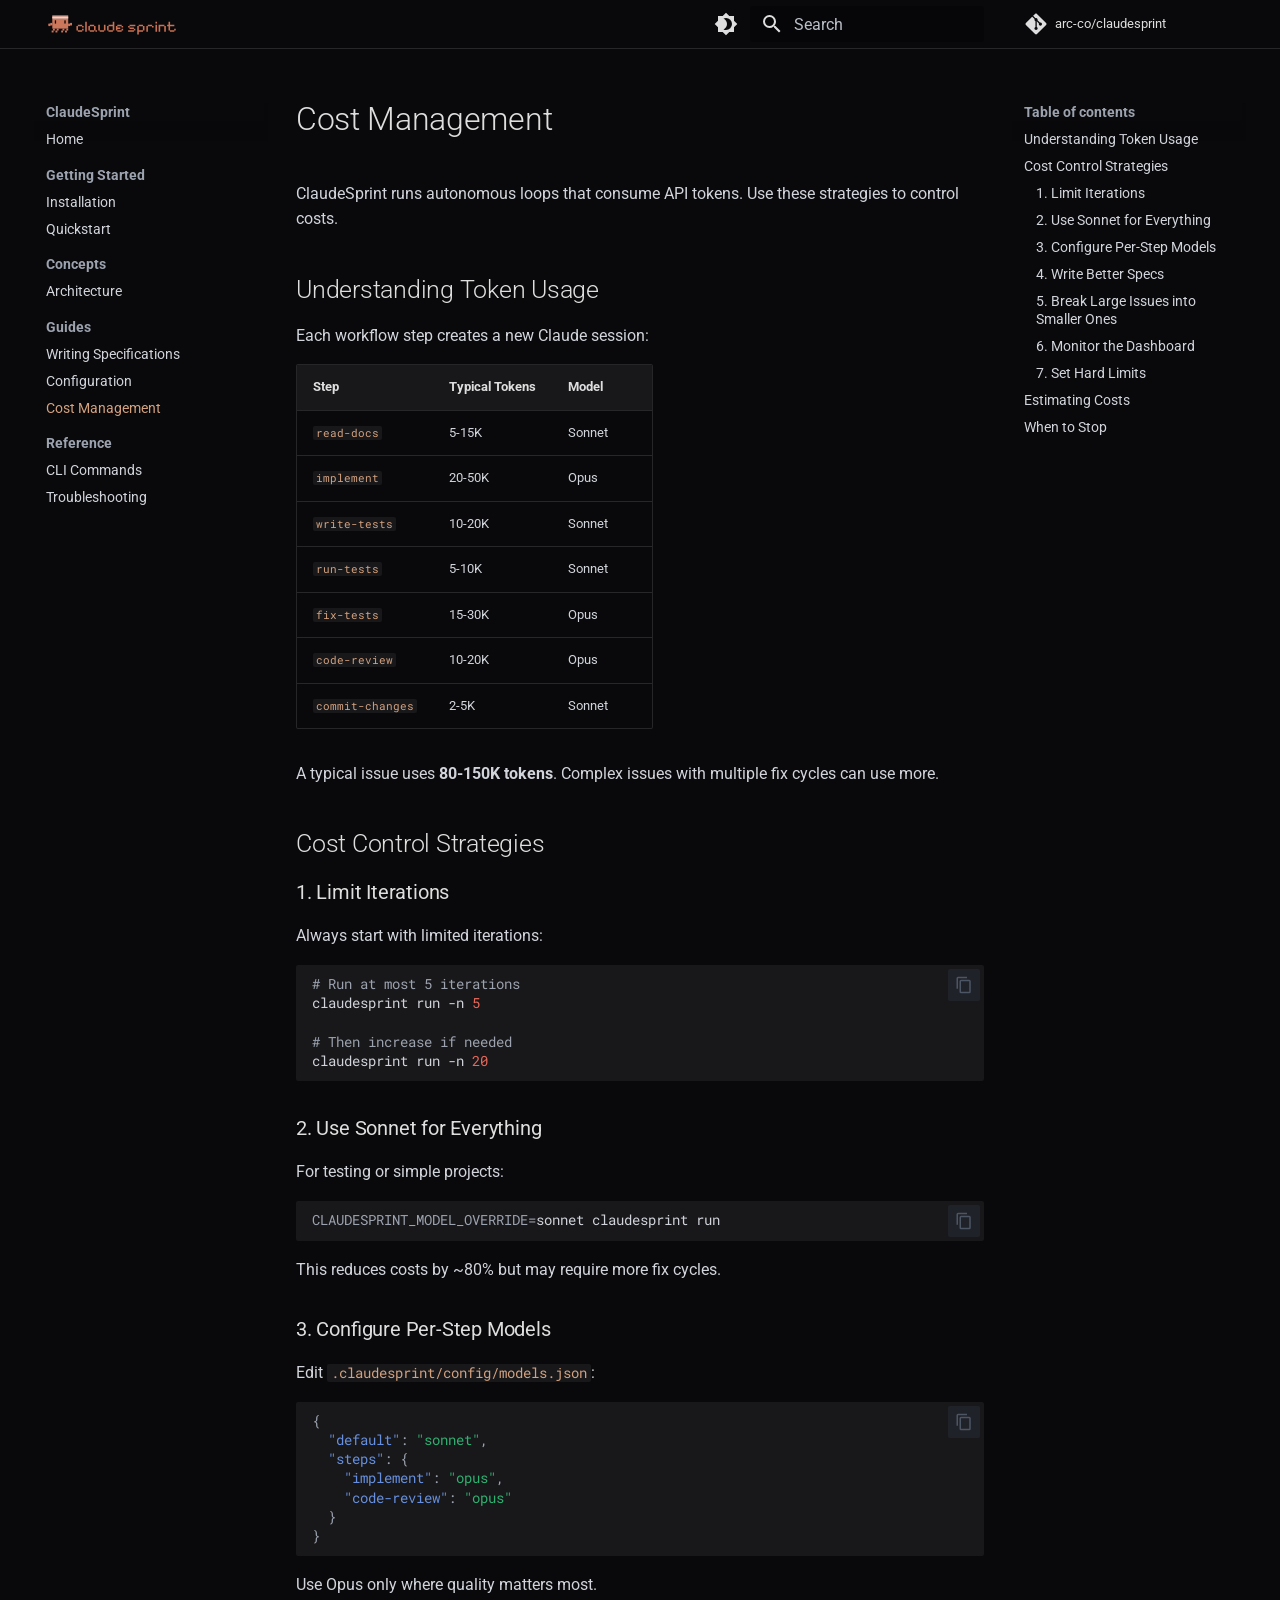
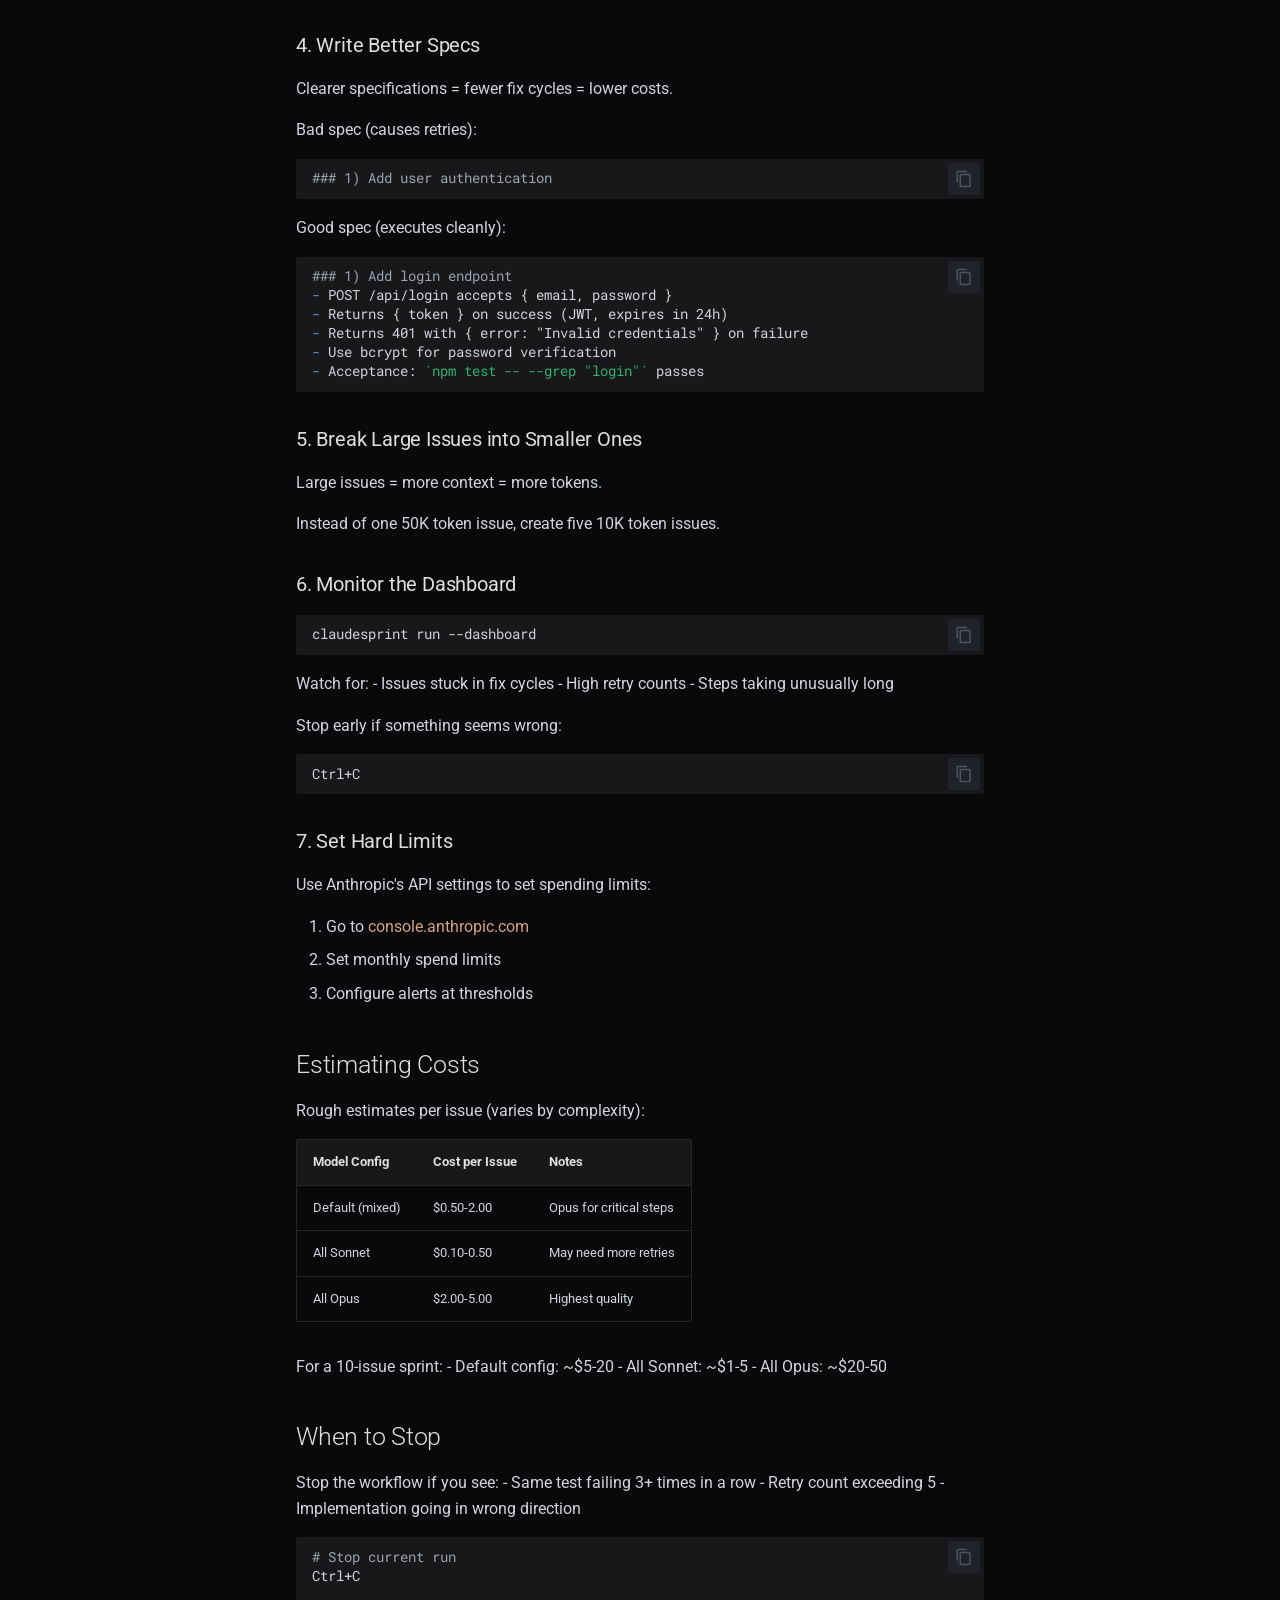
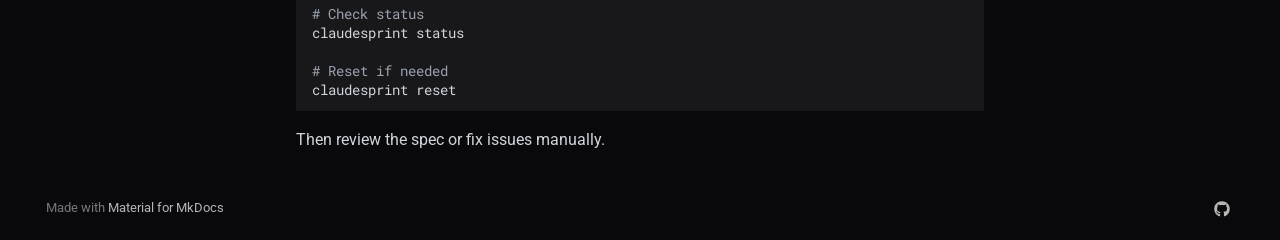
<file: guides/cost-management/index.html>
<!doctype html>
<html lang="en" class="no-js">
  <head>
    
      <meta charset="utf-8">
      <meta name="viewport" content="width=device-width,initial-scale=1">
      
        <meta name="description" content="Autonomous AI-driven software development">
      
      
      
        <link rel="canonical" href="https://arc-co.github.io/claudesprint/guides/cost-management/">
      
      
        <link rel="prev" href="../configuration/">
      
      
        <link rel="next" href="../../reference/cli-commands/">
      
      
        
      
      
      <link rel="icon" href="../../assets/favicon.png">
      <meta name="generator" content="mkdocs-1.6.1, mkdocs-material-9.7.1">
    
    
      
        <title>Cost Management - ClaudeSprint</title>
      
    
    
      <link rel="stylesheet" href="../../assets/stylesheets/main.484c7ddc.min.css">
      
        
        <link rel="stylesheet" href="../../assets/stylesheets/palette.ab4e12ef.min.css">
      
      


    
    
      
    
    
      
        
        
        <link rel="preconnect" href="https://fonts.gstatic.com" crossorigin>
        <link rel="stylesheet" href="https://fonts.googleapis.com/css?family=Roboto:300,300i,400,400i,700,700i%7CRoboto+Mono:400,400i,700,700i&display=fallback">
        <style>:root{--md-text-font:"Roboto";--md-code-font:"Roboto Mono"}</style>
      
    
    
      <link rel="stylesheet" href="../../stylesheets/custom.css">
    
    <script>__md_scope=new URL("../..",location),__md_hash=e=>[...e].reduce(((e,_)=>(e<<5)-e+_.charCodeAt(0)),0),__md_get=(e,_=localStorage,t=__md_scope)=>JSON.parse(_.getItem(t.pathname+"."+e)),__md_set=(e,_,t=localStorage,a=__md_scope)=>{try{t.setItem(a.pathname+"."+e,JSON.stringify(_))}catch(e){}}</script>
    
      

    
    
  </head>
  
  
    
    
      
    
    
    
    
    <body dir="ltr" data-md-color-scheme="slate" data-md-color-primary="indigo" data-md-color-accent="indigo">
  
    
    <input class="md-toggle" data-md-toggle="drawer" type="checkbox" id="__drawer" autocomplete="off">
    <input class="md-toggle" data-md-toggle="search" type="checkbox" id="__search" autocomplete="off">
    <label class="md-overlay" for="__drawer"></label>
    <div data-md-component="skip">
      
        
        <a href="#cost-management" class="md-skip">
          Skip to content
        </a>
      
    </div>
    <div data-md-component="announce">
      
    </div>
    
    
      

  

<header class="md-header md-header--shadow" data-md-component="header">
  <nav class="md-header__inner md-grid" aria-label="Header">
    <a href="../.." title="ClaudeSprint" class="md-header__button md-logo" aria-label="ClaudeSprint" data-md-component="logo">
      
  <img src="../../assets/claudesprint_logo.svg" alt="logo">

    </a>
    <label class="md-header__button md-icon" for="__drawer">
      
      <svg xmlns="http://www.w3.org/2000/svg" viewBox="0 0 24 24"><path d="M3 6h18v2H3zm0 5h18v2H3zm0 5h18v2H3z"/></svg>
    </label>
    <div class="md-header__title" data-md-component="header-title">
      <div class="md-header__ellipsis">
        <div class="md-header__topic">
          <span class="md-ellipsis">
            ClaudeSprint
          </span>
        </div>
        <div class="md-header__topic" data-md-component="header-topic">
          <span class="md-ellipsis">
            
              Cost Management
            
          </span>
        </div>
      </div>
    </div>
    
      
        <form class="md-header__option" data-md-component="palette">
  
    
    
    
    <input class="md-option" data-md-color-media="" data-md-color-scheme="slate" data-md-color-primary="indigo" data-md-color-accent="indigo"  aria-label="Switch to light mode"  type="radio" name="__palette" id="__palette_0">
    
      <label class="md-header__button md-icon" title="Switch to light mode" for="__palette_1" hidden>
        <svg xmlns="http://www.w3.org/2000/svg" viewBox="0 0 24 24"><path d="M12 18c-.89 0-1.74-.2-2.5-.55C11.56 16.5 13 14.42 13 12s-1.44-4.5-3.5-5.45C10.26 6.2 11.11 6 12 6a6 6 0 0 1 6 6 6 6 0 0 1-6 6m8-9.31V4h-4.69L12 .69 8.69 4H4v4.69L.69 12 4 15.31V20h4.69L12 23.31 15.31 20H20v-4.69L23.31 12z"/></svg>
      </label>
    
  
    
    
    
    <input class="md-option" data-md-color-media="" data-md-color-scheme="default" data-md-color-primary="indigo" data-md-color-accent="indigo"  aria-label="Switch to dark mode"  type="radio" name="__palette" id="__palette_1">
    
      <label class="md-header__button md-icon" title="Switch to dark mode" for="__palette_0" hidden>
        <svg xmlns="http://www.w3.org/2000/svg" viewBox="0 0 24 24"><path d="M12 8a4 4 0 0 0-4 4 4 4 0 0 0 4 4 4 4 0 0 0 4-4 4 4 0 0 0-4-4m0 10a6 6 0 0 1-6-6 6 6 0 0 1 6-6 6 6 0 0 1 6 6 6 6 0 0 1-6 6m8-9.31V4h-4.69L12 .69 8.69 4H4v4.69L.69 12 4 15.31V20h4.69L12 23.31 15.31 20H20v-4.69L23.31 12z"/></svg>
      </label>
    
  
</form>
      
    
    
      <script>var palette=__md_get("__palette");if(palette&&palette.color){if("(prefers-color-scheme)"===palette.color.media){var media=matchMedia("(prefers-color-scheme: light)"),input=document.querySelector(media.matches?"[data-md-color-media='(prefers-color-scheme: light)']":"[data-md-color-media='(prefers-color-scheme: dark)']");palette.color.media=input.getAttribute("data-md-color-media"),palette.color.scheme=input.getAttribute("data-md-color-scheme"),palette.color.primary=input.getAttribute("data-md-color-primary"),palette.color.accent=input.getAttribute("data-md-color-accent")}for(var[key,value]of Object.entries(palette.color))document.body.setAttribute("data-md-color-"+key,value)}</script>
    
    
    
      
      
        <label class="md-header__button md-icon" for="__search">
          
          <svg xmlns="http://www.w3.org/2000/svg" viewBox="0 0 24 24"><path d="M9.5 3A6.5 6.5 0 0 1 16 9.5c0 1.61-.59 3.09-1.56 4.23l.27.27h.79l5 5-1.5 1.5-5-5v-.79l-.27-.27A6.52 6.52 0 0 1 9.5 16 6.5 6.5 0 0 1 3 9.5 6.5 6.5 0 0 1 9.5 3m0 2C7 5 5 7 5 9.5S7 14 9.5 14 14 12 14 9.5 12 5 9.5 5"/></svg>
        </label>
        <div class="md-search" data-md-component="search" role="dialog">
  <label class="md-search__overlay" for="__search"></label>
  <div class="md-search__inner" role="search">
    <form class="md-search__form" name="search">
      <input type="text" class="md-search__input" name="query" aria-label="Search" placeholder="Search" autocapitalize="off" autocorrect="off" autocomplete="off" spellcheck="false" data-md-component="search-query" required>
      <label class="md-search__icon md-icon" for="__search">
        
        <svg xmlns="http://www.w3.org/2000/svg" viewBox="0 0 24 24"><path d="M9.5 3A6.5 6.5 0 0 1 16 9.5c0 1.61-.59 3.09-1.56 4.23l.27.27h.79l5 5-1.5 1.5-5-5v-.79l-.27-.27A6.52 6.52 0 0 1 9.5 16 6.5 6.5 0 0 1 3 9.5 6.5 6.5 0 0 1 9.5 3m0 2C7 5 5 7 5 9.5S7 14 9.5 14 14 12 14 9.5 12 5 9.5 5"/></svg>
        
        <svg xmlns="http://www.w3.org/2000/svg" viewBox="0 0 24 24"><path d="M20 11v2H8l5.5 5.5-1.42 1.42L4.16 12l7.92-7.92L13.5 5.5 8 11z"/></svg>
      </label>
      <nav class="md-search__options" aria-label="Search">
        
        <button type="reset" class="md-search__icon md-icon" title="Clear" aria-label="Clear" tabindex="-1">
          
          <svg xmlns="http://www.w3.org/2000/svg" viewBox="0 0 24 24"><path d="M19 6.41 17.59 5 12 10.59 6.41 5 5 6.41 10.59 12 5 17.59 6.41 19 12 13.41 17.59 19 19 17.59 13.41 12z"/></svg>
        </button>
      </nav>
      
    </form>
    <div class="md-search__output">
      <div class="md-search__scrollwrap" tabindex="0" data-md-scrollfix>
        <div class="md-search-result" data-md-component="search-result">
          <div class="md-search-result__meta">
            Initializing search
          </div>
          <ol class="md-search-result__list" role="presentation"></ol>
        </div>
      </div>
    </div>
  </div>
</div>
      
    
    
      <div class="md-header__source">
        <a href="https://github.com/arc-co/claudesprint" title="Go to repository" class="md-source" data-md-component="source">
  <div class="md-source__icon md-icon">
    
    <svg xmlns="http://www.w3.org/2000/svg" viewBox="0 0 448 512"><!--! Font Awesome Free 7.1.0 by @fontawesome - https://fontawesome.com License - https://fontawesome.com/license/free (Icons: CC BY 4.0, Fonts: SIL OFL 1.1, Code: MIT License) Copyright 2025 Fonticons, Inc.--><path d="M439.6 236.1 244 40.5c-5.4-5.5-12.8-8.5-20.4-8.5s-15 3-20.4 8.4L162.5 81l51.5 51.5c27.1-9.1 52.7 16.8 43.4 43.7l49.7 49.7c34.2-11.8 61.2 31 35.5 56.7-26.5 26.5-70.2-2.9-56-37.3L240.3 199v121.9c25.3 12.5 22.3 41.8 9.1 55-6.4 6.4-15.2 10.1-24.3 10.1s-17.8-3.6-24.3-10.1c-17.6-17.6-11.1-46.9 11.2-56v-123c-20.8-8.5-24.6-30.7-18.6-45L142.6 101 8.5 235.1C3 240.6 0 247.9 0 255.5s3 15 8.5 20.4l195.6 195.7c5.4 5.4 12.7 8.4 20.4 8.4s15-3 20.4-8.4l194.7-194.7c5.4-5.4 8.4-12.8 8.4-20.4s-3-15-8.4-20.4"/></svg>
  </div>
  <div class="md-source__repository">
    arc-co/claudesprint
  </div>
</a>
      </div>
    
  </nav>
  
</header>
    
    <div class="md-container" data-md-component="container">
      
      
        
          
        
      
      <main class="md-main" data-md-component="main">
        <div class="md-main__inner md-grid">
          
            
              
              <div class="md-sidebar md-sidebar--primary" data-md-component="sidebar" data-md-type="navigation" >
                <div class="md-sidebar__scrollwrap">
                  <div class="md-sidebar__inner">
                    



<nav class="md-nav md-nav--primary" aria-label="Navigation" data-md-level="0">
  <label class="md-nav__title" for="__drawer">
    <a href="../.." title="ClaudeSprint" class="md-nav__button md-logo" aria-label="ClaudeSprint" data-md-component="logo">
      
  <img src="../../assets/claudesprint_logo.svg" alt="logo">

    </a>
    ClaudeSprint
  </label>
  
    <div class="md-nav__source">
      <a href="https://github.com/arc-co/claudesprint" title="Go to repository" class="md-source" data-md-component="source">
  <div class="md-source__icon md-icon">
    
    <svg xmlns="http://www.w3.org/2000/svg" viewBox="0 0 448 512"><!--! Font Awesome Free 7.1.0 by @fontawesome - https://fontawesome.com License - https://fontawesome.com/license/free (Icons: CC BY 4.0, Fonts: SIL OFL 1.1, Code: MIT License) Copyright 2025 Fonticons, Inc.--><path d="M439.6 236.1 244 40.5c-5.4-5.5-12.8-8.5-20.4-8.5s-15 3-20.4 8.4L162.5 81l51.5 51.5c27.1-9.1 52.7 16.8 43.4 43.7l49.7 49.7c34.2-11.8 61.2 31 35.5 56.7-26.5 26.5-70.2-2.9-56-37.3L240.3 199v121.9c25.3 12.5 22.3 41.8 9.1 55-6.4 6.4-15.2 10.1-24.3 10.1s-17.8-3.6-24.3-10.1c-17.6-17.6-11.1-46.9 11.2-56v-123c-20.8-8.5-24.6-30.7-18.6-45L142.6 101 8.5 235.1C3 240.6 0 247.9 0 255.5s3 15 8.5 20.4l195.6 195.7c5.4 5.4 12.7 8.4 20.4 8.4s15-3 20.4-8.4l194.7-194.7c5.4-5.4 8.4-12.8 8.4-20.4s-3-15-8.4-20.4"/></svg>
  </div>
  <div class="md-source__repository">
    arc-co/claudesprint
  </div>
</a>
    </div>
  
  <ul class="md-nav__list" data-md-scrollfix>
    
      
      
  
  
  
  
    <li class="md-nav__item">
      <a href="../.." class="md-nav__link">
        
  
  
  <span class="md-ellipsis">
    
  
    Home
  

    
  </span>
  
  

      </a>
    </li>
  

    
      
      
  
  
  
  
    
    
    
    
      
        
        
      
    
    
    <li class="md-nav__item md-nav__item--section md-nav__item--nested">
      
        
        
          
        
        <input class="md-nav__toggle md-toggle md-toggle--indeterminate" type="checkbox" id="__nav_2" >
        
          
          <label class="md-nav__link" for="__nav_2" id="__nav_2_label" tabindex="">
            
  
  
  <span class="md-ellipsis">
    
  
    Getting Started
  

    
  </span>
  
  

            <span class="md-nav__icon md-icon"></span>
          </label>
        
        <nav class="md-nav" data-md-level="1" aria-labelledby="__nav_2_label" aria-expanded="false">
          <label class="md-nav__title" for="__nav_2">
            <span class="md-nav__icon md-icon"></span>
            
  
    Getting Started
  

          </label>
          <ul class="md-nav__list" data-md-scrollfix>
            
              
                
  
  
  
  
    <li class="md-nav__item">
      <a href="../../getting-started/installation/" class="md-nav__link">
        
  
  
  <span class="md-ellipsis">
    
  
    Installation
  

    
  </span>
  
  

      </a>
    </li>
  

              
            
              
                
  
  
  
  
    <li class="md-nav__item">
      <a href="../../getting-started/quickstart/" class="md-nav__link">
        
  
  
  <span class="md-ellipsis">
    
  
    Quickstart
  

    
  </span>
  
  

      </a>
    </li>
  

              
            
          </ul>
        </nav>
      
    </li>
  

    
      
      
  
  
  
  
    
    
    
    
      
        
        
      
    
    
    <li class="md-nav__item md-nav__item--section md-nav__item--nested">
      
        
        
          
        
        <input class="md-nav__toggle md-toggle md-toggle--indeterminate" type="checkbox" id="__nav_3" >
        
          
          <label class="md-nav__link" for="__nav_3" id="__nav_3_label" tabindex="">
            
  
  
  <span class="md-ellipsis">
    
  
    Concepts
  

    
  </span>
  
  

            <span class="md-nav__icon md-icon"></span>
          </label>
        
        <nav class="md-nav" data-md-level="1" aria-labelledby="__nav_3_label" aria-expanded="false">
          <label class="md-nav__title" for="__nav_3">
            <span class="md-nav__icon md-icon"></span>
            
  
    Concepts
  

          </label>
          <ul class="md-nav__list" data-md-scrollfix>
            
              
                
  
  
  
  
    <li class="md-nav__item">
      <a href="../../concepts/architecture/" class="md-nav__link">
        
  
  
  <span class="md-ellipsis">
    
  
    Architecture
  

    
  </span>
  
  

      </a>
    </li>
  

              
            
          </ul>
        </nav>
      
    </li>
  

    
      
      
  
  
    
  
  
  
    
    
    
    
      
        
        
      
    
    
    <li class="md-nav__item md-nav__item--active md-nav__item--section md-nav__item--nested">
      
        
        
        <input class="md-nav__toggle md-toggle " type="checkbox" id="__nav_4" checked>
        
          
          <label class="md-nav__link" for="__nav_4" id="__nav_4_label" tabindex="">
            
  
  
  <span class="md-ellipsis">
    
  
    Guides
  

    
  </span>
  
  

            <span class="md-nav__icon md-icon"></span>
          </label>
        
        <nav class="md-nav" data-md-level="1" aria-labelledby="__nav_4_label" aria-expanded="true">
          <label class="md-nav__title" for="__nav_4">
            <span class="md-nav__icon md-icon"></span>
            
  
    Guides
  

          </label>
          <ul class="md-nav__list" data-md-scrollfix>
            
              
                
  
  
  
  
    <li class="md-nav__item">
      <a href="../specifications/" class="md-nav__link">
        
  
  
  <span class="md-ellipsis">
    
  
    Writing Specifications
  

    
  </span>
  
  

      </a>
    </li>
  

              
            
              
                
  
  
  
  
    <li class="md-nav__item">
      <a href="../configuration/" class="md-nav__link">
        
  
  
  <span class="md-ellipsis">
    
  
    Configuration
  

    
  </span>
  
  

      </a>
    </li>
  

              
            
              
                
  
  
    
  
  
  
    <li class="md-nav__item md-nav__item--active">
      
      <input class="md-nav__toggle md-toggle" type="checkbox" id="__toc">
      
      
        
      
      
        <label class="md-nav__link md-nav__link--active" for="__toc">
          
  
  
  <span class="md-ellipsis">
    
  
    Cost Management
  

    
  </span>
  
  

          <span class="md-nav__icon md-icon"></span>
        </label>
      
      <a href="./" class="md-nav__link md-nav__link--active">
        
  
  
  <span class="md-ellipsis">
    
  
    Cost Management
  

    
  </span>
  
  

      </a>
      
        

<nav class="md-nav md-nav--secondary" aria-label="Table of contents">
  
  
  
    
  
  
    <label class="md-nav__title" for="__toc">
      <span class="md-nav__icon md-icon"></span>
      Table of contents
    </label>
    <ul class="md-nav__list" data-md-component="toc" data-md-scrollfix>
      
        <li class="md-nav__item">
  <a href="#understanding-token-usage" class="md-nav__link">
    <span class="md-ellipsis">
      
        Understanding Token Usage
      
    </span>
  </a>
  
</li>
      
        <li class="md-nav__item">
  <a href="#cost-control-strategies" class="md-nav__link">
    <span class="md-ellipsis">
      
        Cost Control Strategies
      
    </span>
  </a>
  
    <nav class="md-nav" aria-label="Cost Control Strategies">
      <ul class="md-nav__list">
        
          <li class="md-nav__item">
  <a href="#1-limit-iterations" class="md-nav__link">
    <span class="md-ellipsis">
      
        1. Limit Iterations
      
    </span>
  </a>
  
</li>
        
          <li class="md-nav__item">
  <a href="#2-use-sonnet-for-everything" class="md-nav__link">
    <span class="md-ellipsis">
      
        2. Use Sonnet for Everything
      
    </span>
  </a>
  
</li>
        
          <li class="md-nav__item">
  <a href="#3-configure-per-step-models" class="md-nav__link">
    <span class="md-ellipsis">
      
        3. Configure Per-Step Models
      
    </span>
  </a>
  
</li>
        
          <li class="md-nav__item">
  <a href="#4-write-better-specs" class="md-nav__link">
    <span class="md-ellipsis">
      
        4. Write Better Specs
      
    </span>
  </a>
  
</li>
        
          <li class="md-nav__item">
  <a href="#5-break-large-issues-into-smaller-ones" class="md-nav__link">
    <span class="md-ellipsis">
      
        5. Break Large Issues into Smaller Ones
      
    </span>
  </a>
  
</li>
        
          <li class="md-nav__item">
  <a href="#6-monitor-the-dashboard" class="md-nav__link">
    <span class="md-ellipsis">
      
        6. Monitor the Dashboard
      
    </span>
  </a>
  
</li>
        
          <li class="md-nav__item">
  <a href="#7-set-hard-limits" class="md-nav__link">
    <span class="md-ellipsis">
      
        7. Set Hard Limits
      
    </span>
  </a>
  
</li>
        
      </ul>
    </nav>
  
</li>
      
        <li class="md-nav__item">
  <a href="#estimating-costs" class="md-nav__link">
    <span class="md-ellipsis">
      
        Estimating Costs
      
    </span>
  </a>
  
</li>
      
        <li class="md-nav__item">
  <a href="#when-to-stop" class="md-nav__link">
    <span class="md-ellipsis">
      
        When to Stop
      
    </span>
  </a>
  
</li>
      
    </ul>
  
</nav>
      
    </li>
  

              
            
          </ul>
        </nav>
      
    </li>
  

    
      
      
  
  
  
  
    
    
    
    
      
        
        
      
    
    
    <li class="md-nav__item md-nav__item--section md-nav__item--nested">
      
        
        
          
        
        <input class="md-nav__toggle md-toggle md-toggle--indeterminate" type="checkbox" id="__nav_5" >
        
          
          <label class="md-nav__link" for="__nav_5" id="__nav_5_label" tabindex="">
            
  
  
  <span class="md-ellipsis">
    
  
    Reference
  

    
  </span>
  
  

            <span class="md-nav__icon md-icon"></span>
          </label>
        
        <nav class="md-nav" data-md-level="1" aria-labelledby="__nav_5_label" aria-expanded="false">
          <label class="md-nav__title" for="__nav_5">
            <span class="md-nav__icon md-icon"></span>
            
  
    Reference
  

          </label>
          <ul class="md-nav__list" data-md-scrollfix>
            
              
                
  
  
  
  
    <li class="md-nav__item">
      <a href="../../reference/cli-commands/" class="md-nav__link">
        
  
  
  <span class="md-ellipsis">
    
  
    CLI Commands
  

    
  </span>
  
  

      </a>
    </li>
  

              
            
              
                
  
  
  
  
    <li class="md-nav__item">
      <a href="../../reference/troubleshooting/" class="md-nav__link">
        
  
  
  <span class="md-ellipsis">
    
  
    Troubleshooting
  

    
  </span>
  
  

      </a>
    </li>
  

              
            
          </ul>
        </nav>
      
    </li>
  

    
  </ul>
</nav>
                  </div>
                </div>
              </div>
            
            
              
              <div class="md-sidebar md-sidebar--secondary" data-md-component="sidebar" data-md-type="toc" >
                <div class="md-sidebar__scrollwrap">
                  <div class="md-sidebar__inner">
                    

<nav class="md-nav md-nav--secondary" aria-label="Table of contents">
  
  
  
    
  
  
    <label class="md-nav__title" for="__toc">
      <span class="md-nav__icon md-icon"></span>
      Table of contents
    </label>
    <ul class="md-nav__list" data-md-component="toc" data-md-scrollfix>
      
        <li class="md-nav__item">
  <a href="#understanding-token-usage" class="md-nav__link">
    <span class="md-ellipsis">
      
        Understanding Token Usage
      
    </span>
  </a>
  
</li>
      
        <li class="md-nav__item">
  <a href="#cost-control-strategies" class="md-nav__link">
    <span class="md-ellipsis">
      
        Cost Control Strategies
      
    </span>
  </a>
  
    <nav class="md-nav" aria-label="Cost Control Strategies">
      <ul class="md-nav__list">
        
          <li class="md-nav__item">
  <a href="#1-limit-iterations" class="md-nav__link">
    <span class="md-ellipsis">
      
        1. Limit Iterations
      
    </span>
  </a>
  
</li>
        
          <li class="md-nav__item">
  <a href="#2-use-sonnet-for-everything" class="md-nav__link">
    <span class="md-ellipsis">
      
        2. Use Sonnet for Everything
      
    </span>
  </a>
  
</li>
        
          <li class="md-nav__item">
  <a href="#3-configure-per-step-models" class="md-nav__link">
    <span class="md-ellipsis">
      
        3. Configure Per-Step Models
      
    </span>
  </a>
  
</li>
        
          <li class="md-nav__item">
  <a href="#4-write-better-specs" class="md-nav__link">
    <span class="md-ellipsis">
      
        4. Write Better Specs
      
    </span>
  </a>
  
</li>
        
          <li class="md-nav__item">
  <a href="#5-break-large-issues-into-smaller-ones" class="md-nav__link">
    <span class="md-ellipsis">
      
        5. Break Large Issues into Smaller Ones
      
    </span>
  </a>
  
</li>
        
          <li class="md-nav__item">
  <a href="#6-monitor-the-dashboard" class="md-nav__link">
    <span class="md-ellipsis">
      
        6. Monitor the Dashboard
      
    </span>
  </a>
  
</li>
        
          <li class="md-nav__item">
  <a href="#7-set-hard-limits" class="md-nav__link">
    <span class="md-ellipsis">
      
        7. Set Hard Limits
      
    </span>
  </a>
  
</li>
        
      </ul>
    </nav>
  
</li>
      
        <li class="md-nav__item">
  <a href="#estimating-costs" class="md-nav__link">
    <span class="md-ellipsis">
      
        Estimating Costs
      
    </span>
  </a>
  
</li>
      
        <li class="md-nav__item">
  <a href="#when-to-stop" class="md-nav__link">
    <span class="md-ellipsis">
      
        When to Stop
      
    </span>
  </a>
  
</li>
      
    </ul>
  
</nav>
                  </div>
                </div>
              </div>
            
          
          
            <div class="md-content" data-md-component="content">
              
              <article class="md-content__inner md-typeset">
                
                  


  
  


<h1 id="cost-management">Cost Management<a class="headerlink" href="#cost-management" title="Permanent link">&para;</a></h1>
<p>ClaudeSprint runs autonomous loops that consume API tokens. Use these strategies to control costs.</p>
<h2 id="understanding-token-usage">Understanding Token Usage<a class="headerlink" href="#understanding-token-usage" title="Permanent link">&para;</a></h2>
<p>Each workflow step creates a new Claude session:</p>
<table>
<thead>
<tr>
<th>Step</th>
<th>Typical Tokens</th>
<th>Model</th>
</tr>
</thead>
<tbody>
<tr>
<td><code>read-docs</code></td>
<td>5-15K</td>
<td>Sonnet</td>
</tr>
<tr>
<td><code>implement</code></td>
<td>20-50K</td>
<td>Opus</td>
</tr>
<tr>
<td><code>write-tests</code></td>
<td>10-20K</td>
<td>Sonnet</td>
</tr>
<tr>
<td><code>run-tests</code></td>
<td>5-10K</td>
<td>Sonnet</td>
</tr>
<tr>
<td><code>fix-tests</code></td>
<td>15-30K</td>
<td>Opus</td>
</tr>
<tr>
<td><code>code-review</code></td>
<td>10-20K</td>
<td>Opus</td>
</tr>
<tr>
<td><code>commit-changes</code></td>
<td>2-5K</td>
<td>Sonnet</td>
</tr>
</tbody>
</table>
<p>A typical issue uses <strong>80-150K tokens</strong>. Complex issues with multiple fix cycles can use more.</p>
<h2 id="cost-control-strategies">Cost Control Strategies<a class="headerlink" href="#cost-control-strategies" title="Permanent link">&para;</a></h2>
<h3 id="1-limit-iterations">1. Limit Iterations<a class="headerlink" href="#1-limit-iterations" title="Permanent link">&para;</a></h3>
<p>Always start with limited iterations:</p>
<div class="highlight"><pre><span></span><code><a id="__codelineno-0-1" name="__codelineno-0-1" href="#__codelineno-0-1"></a><span class="c1"># Run at most 5 iterations</span>
<a id="__codelineno-0-2" name="__codelineno-0-2" href="#__codelineno-0-2"></a>claudesprint<span class="w"> </span>run<span class="w"> </span>-n<span class="w"> </span><span class="m">5</span>
<a id="__codelineno-0-3" name="__codelineno-0-3" href="#__codelineno-0-3"></a>
<a id="__codelineno-0-4" name="__codelineno-0-4" href="#__codelineno-0-4"></a><span class="c1"># Then increase if needed</span>
<a id="__codelineno-0-5" name="__codelineno-0-5" href="#__codelineno-0-5"></a>claudesprint<span class="w"> </span>run<span class="w"> </span>-n<span class="w"> </span><span class="m">20</span>
</code></pre></div>
<h3 id="2-use-sonnet-for-everything">2. Use Sonnet for Everything<a class="headerlink" href="#2-use-sonnet-for-everything" title="Permanent link">&para;</a></h3>
<p>For testing or simple projects:</p>
<div class="highlight"><pre><span></span><code><a id="__codelineno-1-1" name="__codelineno-1-1" href="#__codelineno-1-1"></a><span class="nv">CLAUDESPRINT_MODEL_OVERRIDE</span><span class="o">=</span>sonnet<span class="w"> </span>claudesprint<span class="w"> </span>run
</code></pre></div>
<p>This reduces costs by ~80% but may require more fix cycles.</p>
<h3 id="3-configure-per-step-models">3. Configure Per-Step Models<a class="headerlink" href="#3-configure-per-step-models" title="Permanent link">&para;</a></h3>
<p>Edit <code>.claudesprint/config/models.json</code>:</p>
<div class="highlight"><pre><span></span><code><a id="__codelineno-2-1" name="__codelineno-2-1" href="#__codelineno-2-1"></a><span class="p">{</span>
<a id="__codelineno-2-2" name="__codelineno-2-2" href="#__codelineno-2-2"></a><span class="w">  </span><span class="nt">&quot;default&quot;</span><span class="p">:</span><span class="w"> </span><span class="s2">&quot;sonnet&quot;</span><span class="p">,</span>
<a id="__codelineno-2-3" name="__codelineno-2-3" href="#__codelineno-2-3"></a><span class="w">  </span><span class="nt">&quot;steps&quot;</span><span class="p">:</span><span class="w"> </span><span class="p">{</span>
<a id="__codelineno-2-4" name="__codelineno-2-4" href="#__codelineno-2-4"></a><span class="w">    </span><span class="nt">&quot;implement&quot;</span><span class="p">:</span><span class="w"> </span><span class="s2">&quot;opus&quot;</span><span class="p">,</span>
<a id="__codelineno-2-5" name="__codelineno-2-5" href="#__codelineno-2-5"></a><span class="w">    </span><span class="nt">&quot;code-review&quot;</span><span class="p">:</span><span class="w"> </span><span class="s2">&quot;opus&quot;</span>
<a id="__codelineno-2-6" name="__codelineno-2-6" href="#__codelineno-2-6"></a><span class="w">  </span><span class="p">}</span>
<a id="__codelineno-2-7" name="__codelineno-2-7" href="#__codelineno-2-7"></a><span class="p">}</span>
</code></pre></div>
<p>Use Opus only where quality matters most.</p>
<h3 id="4-write-better-specs">4. Write Better Specs<a class="headerlink" href="#4-write-better-specs" title="Permanent link">&para;</a></h3>
<p>Clearer specifications = fewer fix cycles = lower costs.</p>
<p>Bad spec (causes retries):
<div class="highlight"><pre><span></span><code><a id="__codelineno-3-1" name="__codelineno-3-1" href="#__codelineno-3-1"></a><span class="gu">### 1) Add user authentication</span>
</code></pre></div></p>
<p>Good spec (executes cleanly):
<div class="highlight"><pre><span></span><code><a id="__codelineno-4-1" name="__codelineno-4-1" href="#__codelineno-4-1"></a><span class="gu">### 1) Add login endpoint</span>
<a id="__codelineno-4-2" name="__codelineno-4-2" href="#__codelineno-4-2"></a><span class="k">-</span><span class="w"> </span>POST /api/login accepts { email, password }
<a id="__codelineno-4-3" name="__codelineno-4-3" href="#__codelineno-4-3"></a><span class="k">-</span><span class="w"> </span>Returns { token } on success (JWT, expires in 24h)
<a id="__codelineno-4-4" name="__codelineno-4-4" href="#__codelineno-4-4"></a><span class="k">-</span><span class="w"> </span>Returns 401 with { error: &quot;Invalid credentials&quot; } on failure
<a id="__codelineno-4-5" name="__codelineno-4-5" href="#__codelineno-4-5"></a><span class="k">-</span><span class="w"> </span>Use bcrypt for password verification
<a id="__codelineno-4-6" name="__codelineno-4-6" href="#__codelineno-4-6"></a><span class="k">-</span><span class="w"> </span>Acceptance: <span class="sb">`npm test -- --grep &quot;login&quot;`</span> passes
</code></pre></div></p>
<h3 id="5-break-large-issues-into-smaller-ones">5. Break Large Issues into Smaller Ones<a class="headerlink" href="#5-break-large-issues-into-smaller-ones" title="Permanent link">&para;</a></h3>
<p>Large issues = more context = more tokens.</p>
<p>Instead of one 50K token issue, create five 10K token issues.</p>
<h3 id="6-monitor-the-dashboard">6. Monitor the Dashboard<a class="headerlink" href="#6-monitor-the-dashboard" title="Permanent link">&para;</a></h3>
<div class="highlight"><pre><span></span><code><a id="__codelineno-5-1" name="__codelineno-5-1" href="#__codelineno-5-1"></a>claudesprint<span class="w"> </span>run<span class="w"> </span>--dashboard
</code></pre></div>
<p>Watch for:
- Issues stuck in fix cycles
- High retry counts
- Steps taking unusually long</p>
<p>Stop early if something seems wrong:
<div class="highlight"><pre><span></span><code><a id="__codelineno-6-1" name="__codelineno-6-1" href="#__codelineno-6-1"></a>Ctrl+C
</code></pre></div></p>
<h3 id="7-set-hard-limits">7. Set Hard Limits<a class="headerlink" href="#7-set-hard-limits" title="Permanent link">&para;</a></h3>
<p>Use Anthropic's API settings to set spending limits:</p>
<ol>
<li>Go to <a href="https://console.anthropic.com">console.anthropic.com</a></li>
<li>Set monthly spend limits</li>
<li>Configure alerts at thresholds</li>
</ol>
<h2 id="estimating-costs">Estimating Costs<a class="headerlink" href="#estimating-costs" title="Permanent link">&para;</a></h2>
<p>Rough estimates per issue (varies by complexity):</p>
<table>
<thead>
<tr>
<th>Model Config</th>
<th>Cost per Issue</th>
<th>Notes</th>
</tr>
</thead>
<tbody>
<tr>
<td>Default (mixed)</td>
<td>$0.50-2.00</td>
<td>Opus for critical steps</td>
</tr>
<tr>
<td>All Sonnet</td>
<td>$0.10-0.50</td>
<td>May need more retries</td>
</tr>
<tr>
<td>All Opus</td>
<td>$2.00-5.00</td>
<td>Highest quality</td>
</tr>
</tbody>
</table>
<p>For a 10-issue sprint:
- Default config: ~$5-20
- All Sonnet: ~$1-5
- All Opus: ~$20-50</p>
<h2 id="when-to-stop">When to Stop<a class="headerlink" href="#when-to-stop" title="Permanent link">&para;</a></h2>
<p>Stop the workflow if you see:
- Same test failing 3+ times in a row
- Retry count exceeding 5
- Implementation going in wrong direction</p>
<div class="highlight"><pre><span></span><code><a id="__codelineno-7-1" name="__codelineno-7-1" href="#__codelineno-7-1"></a><span class="c1"># Stop current run</span>
<a id="__codelineno-7-2" name="__codelineno-7-2" href="#__codelineno-7-2"></a>Ctrl+C
<a id="__codelineno-7-3" name="__codelineno-7-3" href="#__codelineno-7-3"></a>
<a id="__codelineno-7-4" name="__codelineno-7-4" href="#__codelineno-7-4"></a><span class="c1"># Check status</span>
<a id="__codelineno-7-5" name="__codelineno-7-5" href="#__codelineno-7-5"></a>claudesprint<span class="w"> </span>status
<a id="__codelineno-7-6" name="__codelineno-7-6" href="#__codelineno-7-6"></a>
<a id="__codelineno-7-7" name="__codelineno-7-7" href="#__codelineno-7-7"></a><span class="c1"># Reset if needed</span>
<a id="__codelineno-7-8" name="__codelineno-7-8" href="#__codelineno-7-8"></a>claudesprint<span class="w"> </span>reset
</code></pre></div>
<p>Then review the spec or fix issues manually.</p>












                
              </article>
            </div>
          
          
<script>var target=document.getElementById(location.hash.slice(1));target&&target.name&&(target.checked=target.name.startsWith("__tabbed_"))</script>
        </div>
        
      </main>
      
        <footer class="md-footer">
  
  <div class="md-footer-meta md-typeset">
    <div class="md-footer-meta__inner md-grid">
      <div class="md-copyright">
  
  
    Made with
    <a href="https://squidfunk.github.io/mkdocs-material/" target="_blank" rel="noopener">
      Material for MkDocs
    </a>
  
</div>
      
        
<div class="md-social">
  
    
    
    
    
      
      
    
    <a href="https://github.com/arc-co/claudesprint" target="_blank" rel="noopener" title="github.com" class="md-social__link">
      <svg xmlns="http://www.w3.org/2000/svg" viewBox="0 0 512 512"><!--! Font Awesome Free 7.1.0 by @fontawesome - https://fontawesome.com License - https://fontawesome.com/license/free (Icons: CC BY 4.0, Fonts: SIL OFL 1.1, Code: MIT License) Copyright 2025 Fonticons, Inc.--><path d="M173.9 397.4c0 2-2.3 3.6-5.2 3.6-3.3.3-5.6-1.3-5.6-3.6 0-2 2.3-3.6 5.2-3.6 3-.3 5.6 1.3 5.6 3.6m-31.1-4.5c-.7 2 1.3 4.3 4.3 4.9 2.6 1 5.6 0 6.2-2s-1.3-4.3-4.3-5.2c-2.6-.7-5.5.3-6.2 2.3m44.2-1.7c-2.9.7-4.9 2.6-4.6 4.9.3 2 2.9 3.3 5.9 2.6 2.9-.7 4.9-2.6 4.6-4.6-.3-1.9-3-3.2-5.9-2.9M252.8 8C114.1 8 8 113.3 8 252c0 110.9 69.8 205.8 169.5 239.2 12.8 2.3 17.3-5.6 17.3-12.1 0-6.2-.3-40.4-.3-61.4 0 0-70 15-84.7-29.8 0 0-11.4-29.1-27.8-36.6 0 0-22.9-15.7 1.6-15.4 0 0 24.9 2 38.6 25.8 21.9 38.6 58.6 27.5 72.9 20.9 2.3-16 8.8-27.1 16-33.7-55.9-6.2-112.3-14.3-112.3-110.5 0-27.5 7.6-41.3 23.6-58.9-2.6-6.5-11.1-33.3 2.6-67.9 20.9-6.5 69 27 69 27 20-5.6 41.5-8.5 62.8-8.5s42.8 2.9 62.8 8.5c0 0 48.1-33.6 69-27 13.7 34.7 5.2 61.4 2.6 67.9 16 17.7 25.8 31.5 25.8 58.9 0 96.5-58.9 104.2-114.8 110.5 9.2 7.9 17 22.9 17 46.4 0 33.7-.3 75.4-.3 83.6 0 6.5 4.6 14.4 17.3 12.1C436.2 457.8 504 362.9 504 252 504 113.3 391.5 8 252.8 8M105.2 352.9c-1.3 1-1 3.3.7 5.2 1.6 1.6 3.9 2.3 5.2 1 1.3-1 1-3.3-.7-5.2-1.6-1.6-3.9-2.3-5.2-1m-10.8-8.1c-.7 1.3.3 2.9 2.3 3.9 1.6 1 3.6.7 4.3-.7.7-1.3-.3-2.9-2.3-3.9-2-.6-3.6-.3-4.3.7m32.4 35.6c-1.6 1.3-1 4.3 1.3 6.2 2.3 2.3 5.2 2.6 6.5 1 1.3-1.3.7-4.3-1.3-6.2-2.2-2.3-5.2-2.6-6.5-1m-11.4-14.7c-1.6 1-1.6 3.6 0 5.9s4.3 3.3 5.6 2.3c1.6-1.3 1.6-3.9 0-6.2-1.4-2.3-4-3.3-5.6-2"/></svg>
    </a>
  
</div>
      
    </div>
  </div>
</footer>
      
    </div>
    <div class="md-dialog" data-md-component="dialog">
      <div class="md-dialog__inner md-typeset"></div>
    </div>
    
    
    
      
      
      <script id="__config" type="application/json">{"annotate": null, "base": "../..", "features": ["navigation.instant", "navigation.tracking", "navigation.sections", "navigation.expand", "toc.follow", "content.code.copy"], "search": "../../assets/javascripts/workers/search.2c215733.min.js", "tags": null, "translations": {"clipboard.copied": "Copied to clipboard", "clipboard.copy": "Copy to clipboard", "search.result.more.one": "1 more on this page", "search.result.more.other": "# more on this page", "search.result.none": "No matching documents", "search.result.one": "1 matching document", "search.result.other": "# matching documents", "search.result.placeholder": "Type to start searching", "search.result.term.missing": "Missing", "select.version": "Select version"}, "version": null}</script>
    
    
      <script src="../../assets/javascripts/bundle.79ae519e.min.js"></script>
      
    
  </body>
</html>
</file>
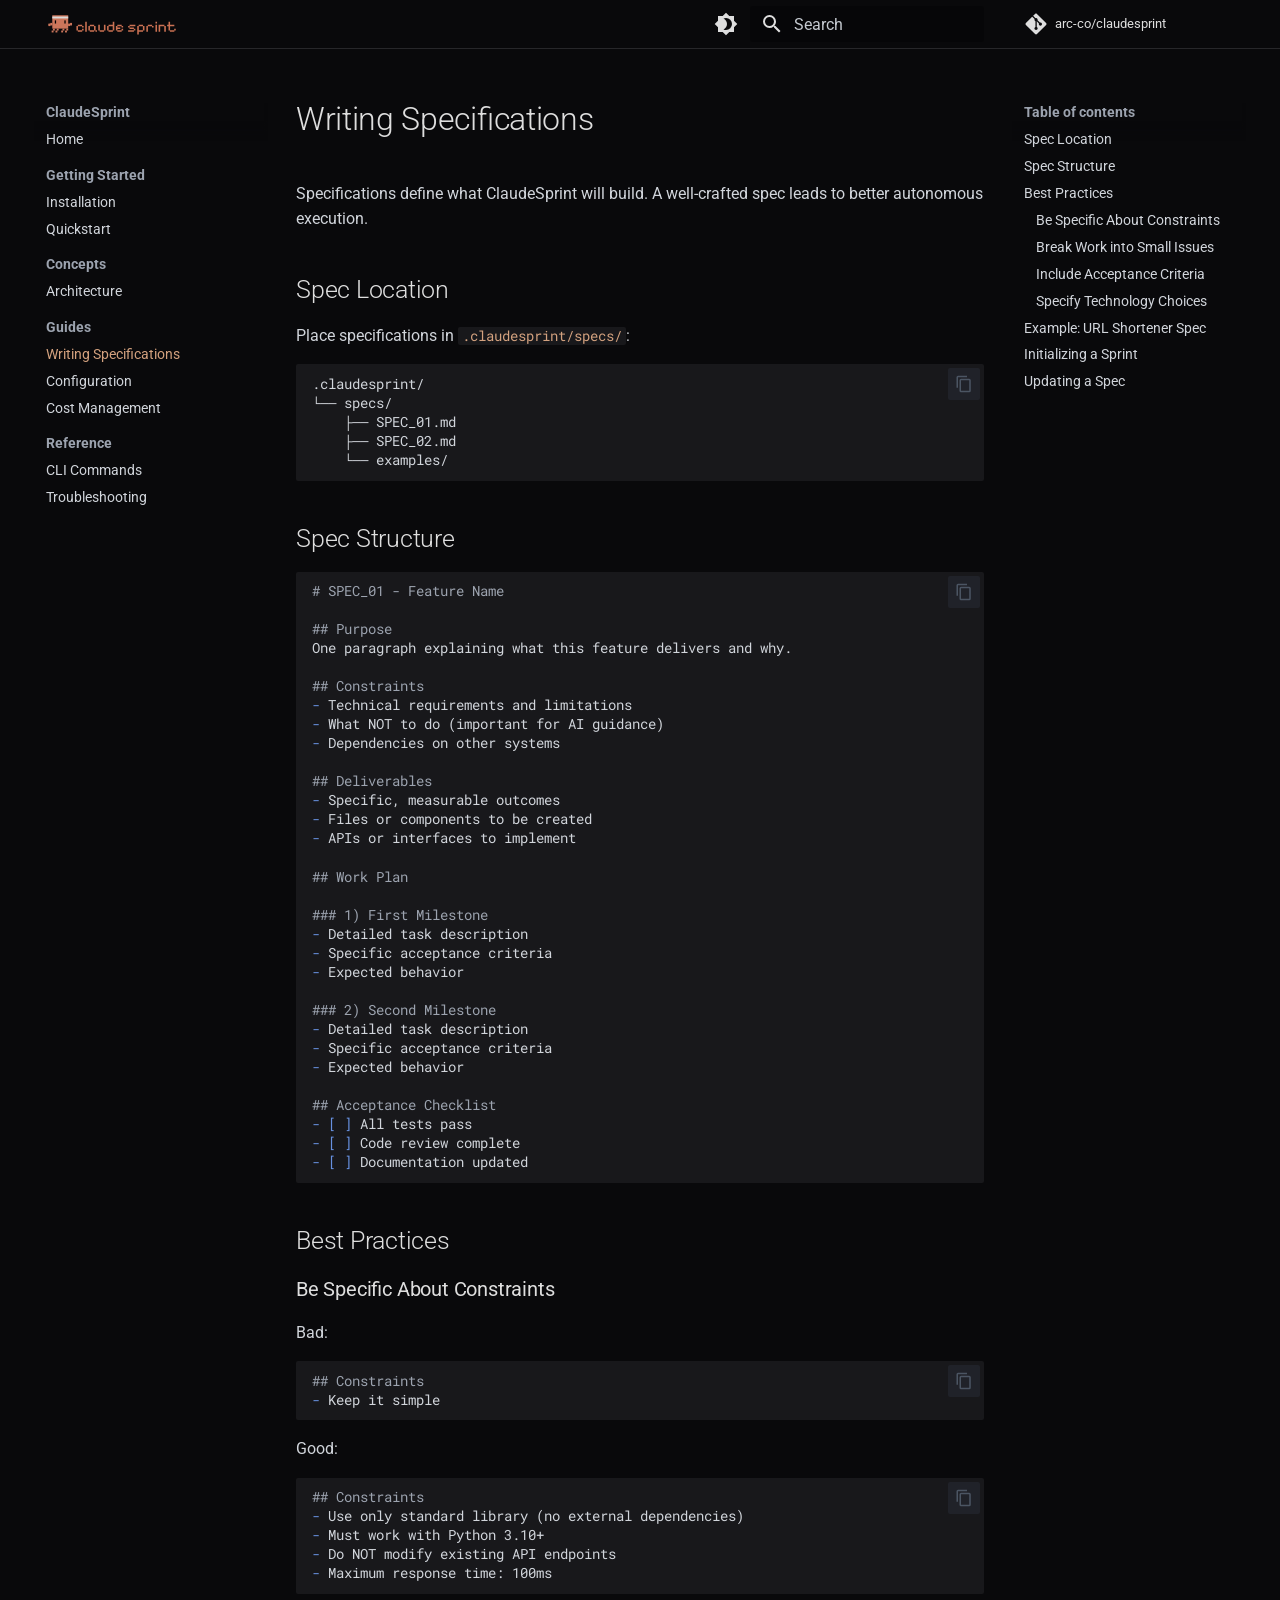
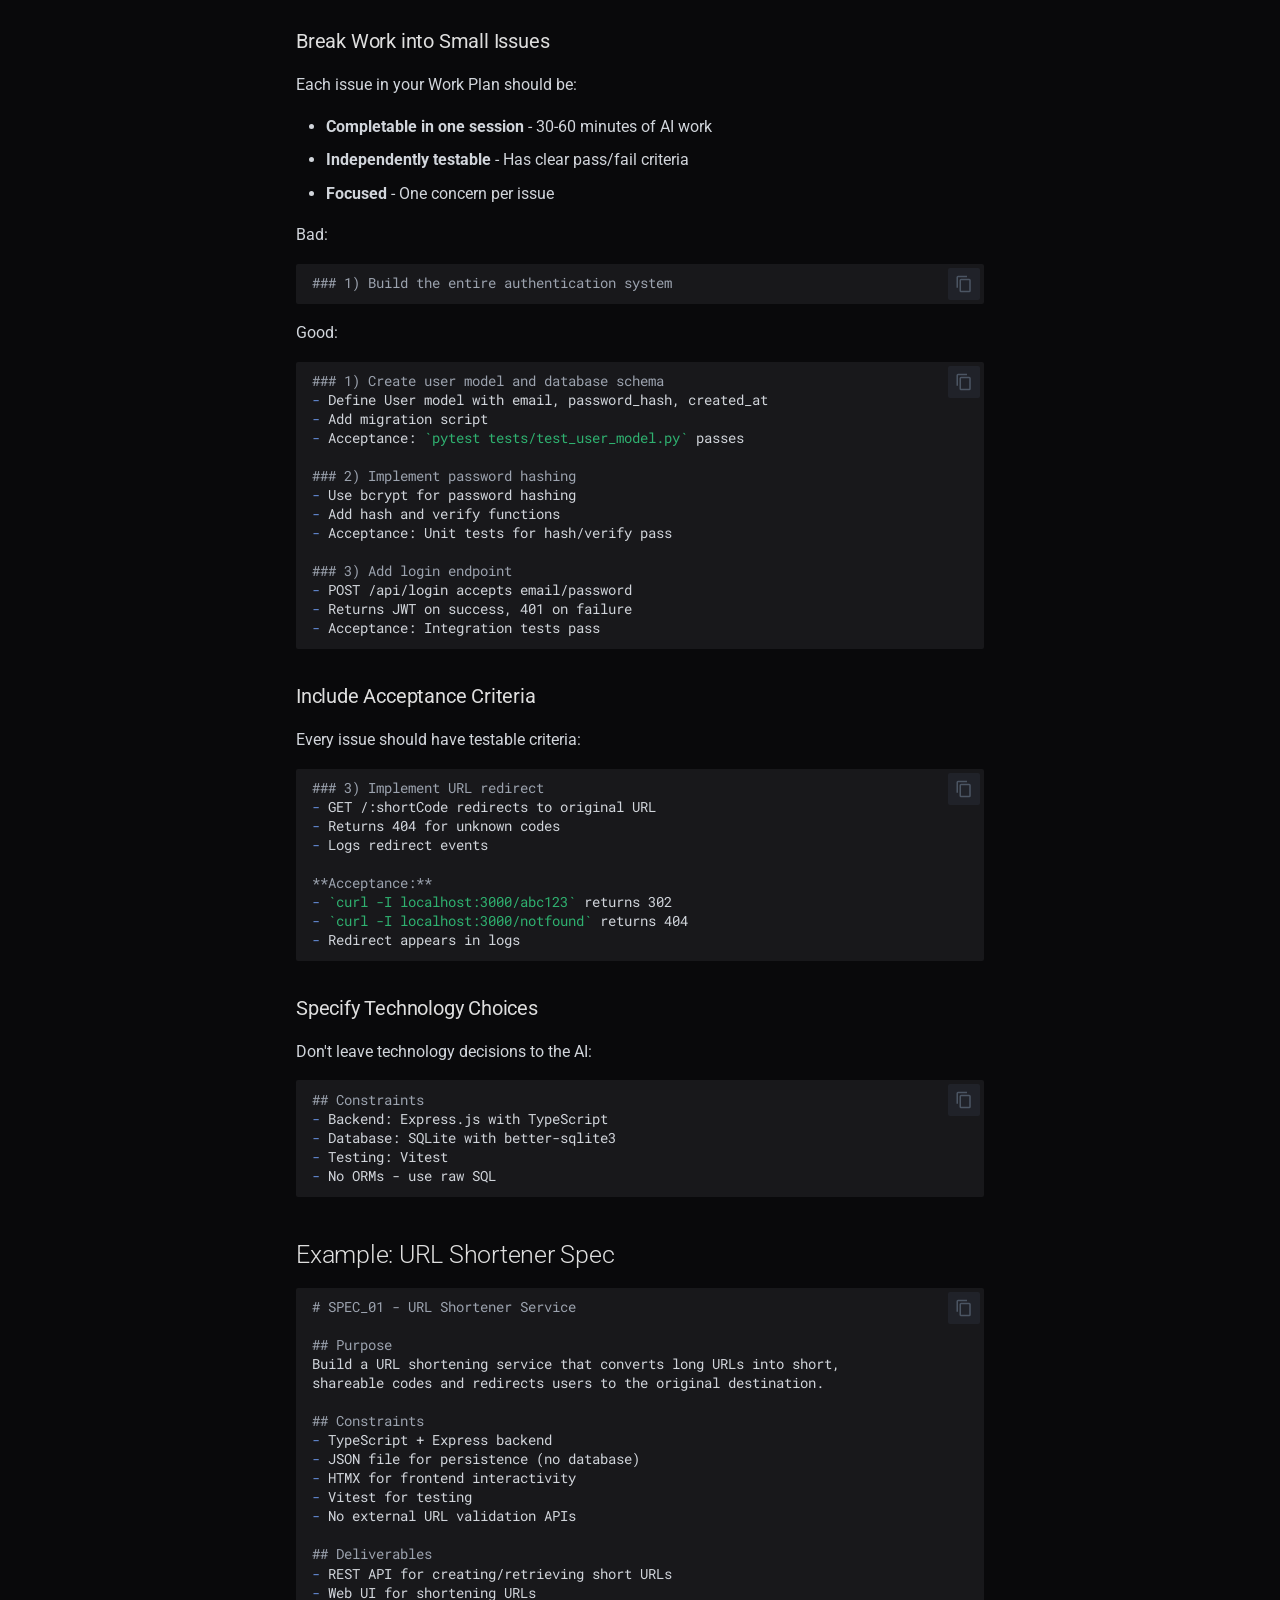
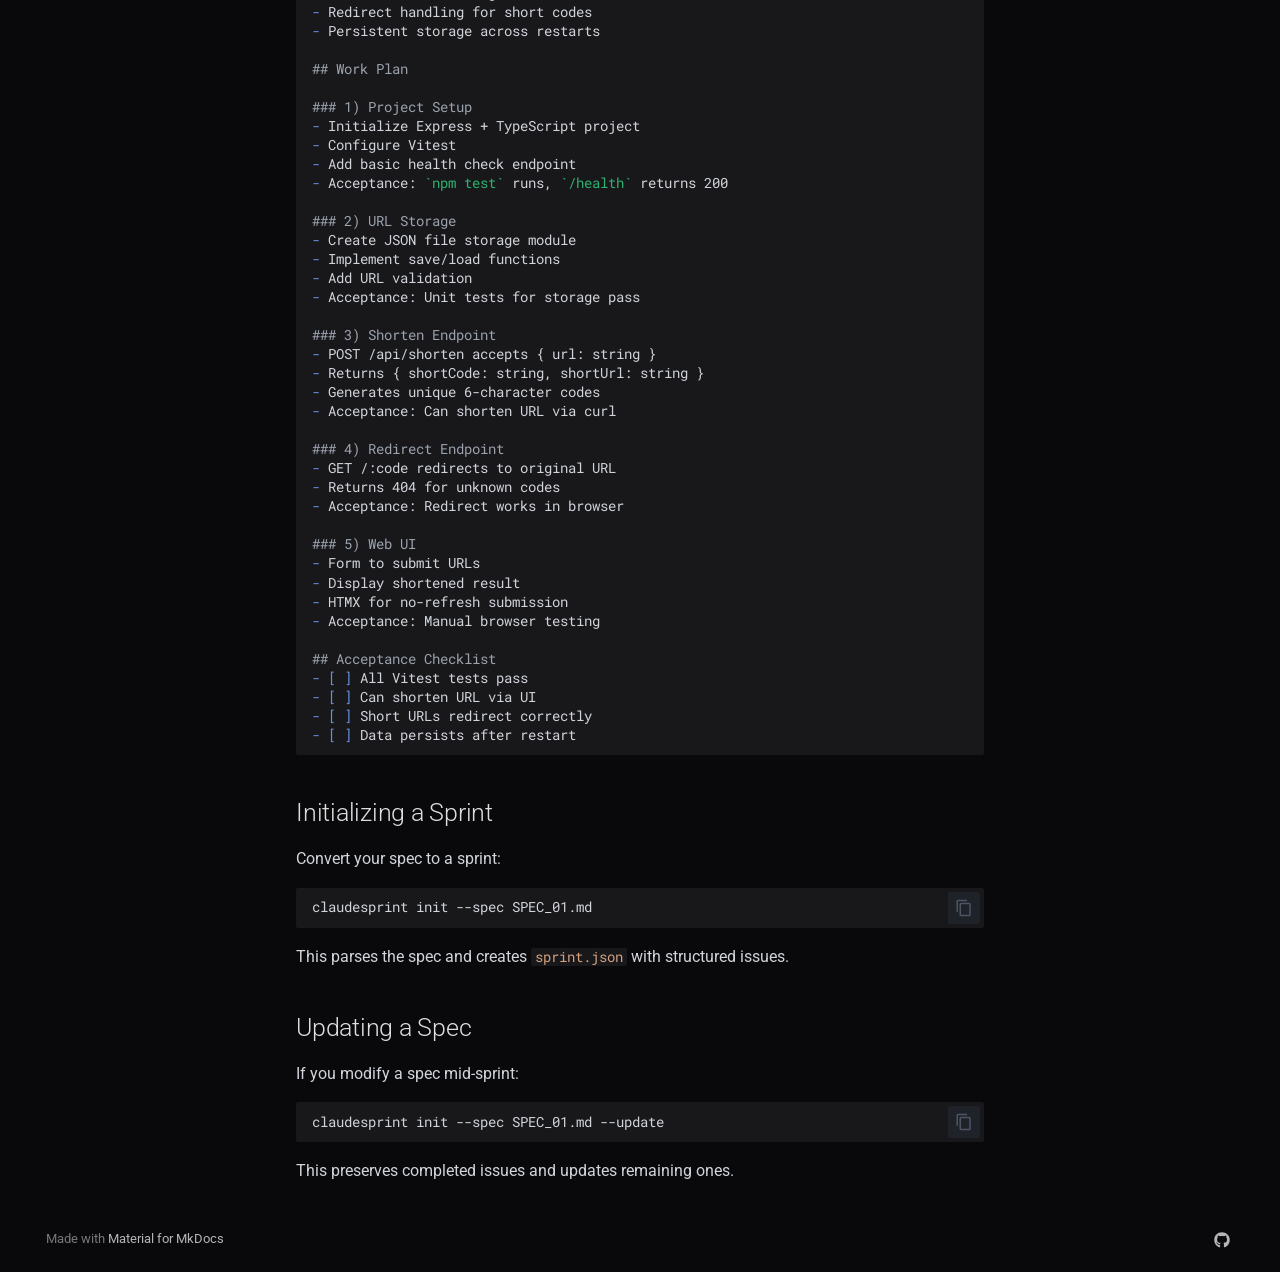
<file: guides/specifications/index.html>
<!doctype html>
<html lang="en" class="no-js">
  <head>
    
      <meta charset="utf-8">
      <meta name="viewport" content="width=device-width,initial-scale=1">
      
        <meta name="description" content="Autonomous AI-driven software development">
      
      
      
        <link rel="canonical" href="https://arc-co.github.io/claudesprint/guides/specifications/">
      
      
        <link rel="prev" href="../../concepts/architecture/">
      
      
        <link rel="next" href="../configuration/">
      
      
        
      
      
      <link rel="icon" href="../../assets/favicon.png">
      <meta name="generator" content="mkdocs-1.6.1, mkdocs-material-9.7.1">
    
    
      
        <title>Writing Specifications - ClaudeSprint</title>
      
    
    
      <link rel="stylesheet" href="../../assets/stylesheets/main.484c7ddc.min.css">
      
        
        <link rel="stylesheet" href="../../assets/stylesheets/palette.ab4e12ef.min.css">
      
      


    
    
      
    
    
      
        
        
        <link rel="preconnect" href="https://fonts.gstatic.com" crossorigin>
        <link rel="stylesheet" href="https://fonts.googleapis.com/css?family=Roboto:300,300i,400,400i,700,700i%7CRoboto+Mono:400,400i,700,700i&display=fallback">
        <style>:root{--md-text-font:"Roboto";--md-code-font:"Roboto Mono"}</style>
      
    
    
      <link rel="stylesheet" href="../../stylesheets/custom.css">
    
    <script>__md_scope=new URL("../..",location),__md_hash=e=>[...e].reduce(((e,_)=>(e<<5)-e+_.charCodeAt(0)),0),__md_get=(e,_=localStorage,t=__md_scope)=>JSON.parse(_.getItem(t.pathname+"."+e)),__md_set=(e,_,t=localStorage,a=__md_scope)=>{try{t.setItem(a.pathname+"."+e,JSON.stringify(_))}catch(e){}}</script>
    
      

    
    
  </head>
  
  
    
    
      
    
    
    
    
    <body dir="ltr" data-md-color-scheme="slate" data-md-color-primary="indigo" data-md-color-accent="indigo">
  
    
    <input class="md-toggle" data-md-toggle="drawer" type="checkbox" id="__drawer" autocomplete="off">
    <input class="md-toggle" data-md-toggle="search" type="checkbox" id="__search" autocomplete="off">
    <label class="md-overlay" for="__drawer"></label>
    <div data-md-component="skip">
      
        
        <a href="#writing-specifications" class="md-skip">
          Skip to content
        </a>
      
    </div>
    <div data-md-component="announce">
      
    </div>
    
    
      

  

<header class="md-header md-header--shadow" data-md-component="header">
  <nav class="md-header__inner md-grid" aria-label="Header">
    <a href="../.." title="ClaudeSprint" class="md-header__button md-logo" aria-label="ClaudeSprint" data-md-component="logo">
      
  <img src="../../assets/claudesprint_logo.svg" alt="logo">

    </a>
    <label class="md-header__button md-icon" for="__drawer">
      
      <svg xmlns="http://www.w3.org/2000/svg" viewBox="0 0 24 24"><path d="M3 6h18v2H3zm0 5h18v2H3zm0 5h18v2H3z"/></svg>
    </label>
    <div class="md-header__title" data-md-component="header-title">
      <div class="md-header__ellipsis">
        <div class="md-header__topic">
          <span class="md-ellipsis">
            ClaudeSprint
          </span>
        </div>
        <div class="md-header__topic" data-md-component="header-topic">
          <span class="md-ellipsis">
            
              Writing Specifications
            
          </span>
        </div>
      </div>
    </div>
    
      
        <form class="md-header__option" data-md-component="palette">
  
    
    
    
    <input class="md-option" data-md-color-media="" data-md-color-scheme="slate" data-md-color-primary="indigo" data-md-color-accent="indigo"  aria-label="Switch to light mode"  type="radio" name="__palette" id="__palette_0">
    
      <label class="md-header__button md-icon" title="Switch to light mode" for="__palette_1" hidden>
        <svg xmlns="http://www.w3.org/2000/svg" viewBox="0 0 24 24"><path d="M12 18c-.89 0-1.74-.2-2.5-.55C11.56 16.5 13 14.42 13 12s-1.44-4.5-3.5-5.45C10.26 6.2 11.11 6 12 6a6 6 0 0 1 6 6 6 6 0 0 1-6 6m8-9.31V4h-4.69L12 .69 8.69 4H4v4.69L.69 12 4 15.31V20h4.69L12 23.31 15.31 20H20v-4.69L23.31 12z"/></svg>
      </label>
    
  
    
    
    
    <input class="md-option" data-md-color-media="" data-md-color-scheme="default" data-md-color-primary="indigo" data-md-color-accent="indigo"  aria-label="Switch to dark mode"  type="radio" name="__palette" id="__palette_1">
    
      <label class="md-header__button md-icon" title="Switch to dark mode" for="__palette_0" hidden>
        <svg xmlns="http://www.w3.org/2000/svg" viewBox="0 0 24 24"><path d="M12 8a4 4 0 0 0-4 4 4 4 0 0 0 4 4 4 4 0 0 0 4-4 4 4 0 0 0-4-4m0 10a6 6 0 0 1-6-6 6 6 0 0 1 6-6 6 6 0 0 1 6 6 6 6 0 0 1-6 6m8-9.31V4h-4.69L12 .69 8.69 4H4v4.69L.69 12 4 15.31V20h4.69L12 23.31 15.31 20H20v-4.69L23.31 12z"/></svg>
      </label>
    
  
</form>
      
    
    
      <script>var palette=__md_get("__palette");if(palette&&palette.color){if("(prefers-color-scheme)"===palette.color.media){var media=matchMedia("(prefers-color-scheme: light)"),input=document.querySelector(media.matches?"[data-md-color-media='(prefers-color-scheme: light)']":"[data-md-color-media='(prefers-color-scheme: dark)']");palette.color.media=input.getAttribute("data-md-color-media"),palette.color.scheme=input.getAttribute("data-md-color-scheme"),palette.color.primary=input.getAttribute("data-md-color-primary"),palette.color.accent=input.getAttribute("data-md-color-accent")}for(var[key,value]of Object.entries(palette.color))document.body.setAttribute("data-md-color-"+key,value)}</script>
    
    
    
      
      
        <label class="md-header__button md-icon" for="__search">
          
          <svg xmlns="http://www.w3.org/2000/svg" viewBox="0 0 24 24"><path d="M9.5 3A6.5 6.5 0 0 1 16 9.5c0 1.61-.59 3.09-1.56 4.23l.27.27h.79l5 5-1.5 1.5-5-5v-.79l-.27-.27A6.52 6.52 0 0 1 9.5 16 6.5 6.5 0 0 1 3 9.5 6.5 6.5 0 0 1 9.5 3m0 2C7 5 5 7 5 9.5S7 14 9.5 14 14 12 14 9.5 12 5 9.5 5"/></svg>
        </label>
        <div class="md-search" data-md-component="search" role="dialog">
  <label class="md-search__overlay" for="__search"></label>
  <div class="md-search__inner" role="search">
    <form class="md-search__form" name="search">
      <input type="text" class="md-search__input" name="query" aria-label="Search" placeholder="Search" autocapitalize="off" autocorrect="off" autocomplete="off" spellcheck="false" data-md-component="search-query" required>
      <label class="md-search__icon md-icon" for="__search">
        
        <svg xmlns="http://www.w3.org/2000/svg" viewBox="0 0 24 24"><path d="M9.5 3A6.5 6.5 0 0 1 16 9.5c0 1.61-.59 3.09-1.56 4.23l.27.27h.79l5 5-1.5 1.5-5-5v-.79l-.27-.27A6.52 6.52 0 0 1 9.5 16 6.5 6.5 0 0 1 3 9.5 6.5 6.5 0 0 1 9.5 3m0 2C7 5 5 7 5 9.5S7 14 9.5 14 14 12 14 9.5 12 5 9.5 5"/></svg>
        
        <svg xmlns="http://www.w3.org/2000/svg" viewBox="0 0 24 24"><path d="M20 11v2H8l5.5 5.5-1.42 1.42L4.16 12l7.92-7.92L13.5 5.5 8 11z"/></svg>
      </label>
      <nav class="md-search__options" aria-label="Search">
        
        <button type="reset" class="md-search__icon md-icon" title="Clear" aria-label="Clear" tabindex="-1">
          
          <svg xmlns="http://www.w3.org/2000/svg" viewBox="0 0 24 24"><path d="M19 6.41 17.59 5 12 10.59 6.41 5 5 6.41 10.59 12 5 17.59 6.41 19 12 13.41 17.59 19 19 17.59 13.41 12z"/></svg>
        </button>
      </nav>
      
    </form>
    <div class="md-search__output">
      <div class="md-search__scrollwrap" tabindex="0" data-md-scrollfix>
        <div class="md-search-result" data-md-component="search-result">
          <div class="md-search-result__meta">
            Initializing search
          </div>
          <ol class="md-search-result__list" role="presentation"></ol>
        </div>
      </div>
    </div>
  </div>
</div>
      
    
    
      <div class="md-header__source">
        <a href="https://github.com/arc-co/claudesprint" title="Go to repository" class="md-source" data-md-component="source">
  <div class="md-source__icon md-icon">
    
    <svg xmlns="http://www.w3.org/2000/svg" viewBox="0 0 448 512"><!--! Font Awesome Free 7.1.0 by @fontawesome - https://fontawesome.com License - https://fontawesome.com/license/free (Icons: CC BY 4.0, Fonts: SIL OFL 1.1, Code: MIT License) Copyright 2025 Fonticons, Inc.--><path d="M439.6 236.1 244 40.5c-5.4-5.5-12.8-8.5-20.4-8.5s-15 3-20.4 8.4L162.5 81l51.5 51.5c27.1-9.1 52.7 16.8 43.4 43.7l49.7 49.7c34.2-11.8 61.2 31 35.5 56.7-26.5 26.5-70.2-2.9-56-37.3L240.3 199v121.9c25.3 12.5 22.3 41.8 9.1 55-6.4 6.4-15.2 10.1-24.3 10.1s-17.8-3.6-24.3-10.1c-17.6-17.6-11.1-46.9 11.2-56v-123c-20.8-8.5-24.6-30.7-18.6-45L142.6 101 8.5 235.1C3 240.6 0 247.9 0 255.5s3 15 8.5 20.4l195.6 195.7c5.4 5.4 12.7 8.4 20.4 8.4s15-3 20.4-8.4l194.7-194.7c5.4-5.4 8.4-12.8 8.4-20.4s-3-15-8.4-20.4"/></svg>
  </div>
  <div class="md-source__repository">
    arc-co/claudesprint
  </div>
</a>
      </div>
    
  </nav>
  
</header>
    
    <div class="md-container" data-md-component="container">
      
      
        
          
        
      
      <main class="md-main" data-md-component="main">
        <div class="md-main__inner md-grid">
          
            
              
              <div class="md-sidebar md-sidebar--primary" data-md-component="sidebar" data-md-type="navigation" >
                <div class="md-sidebar__scrollwrap">
                  <div class="md-sidebar__inner">
                    



<nav class="md-nav md-nav--primary" aria-label="Navigation" data-md-level="0">
  <label class="md-nav__title" for="__drawer">
    <a href="../.." title="ClaudeSprint" class="md-nav__button md-logo" aria-label="ClaudeSprint" data-md-component="logo">
      
  <img src="../../assets/claudesprint_logo.svg" alt="logo">

    </a>
    ClaudeSprint
  </label>
  
    <div class="md-nav__source">
      <a href="https://github.com/arc-co/claudesprint" title="Go to repository" class="md-source" data-md-component="source">
  <div class="md-source__icon md-icon">
    
    <svg xmlns="http://www.w3.org/2000/svg" viewBox="0 0 448 512"><!--! Font Awesome Free 7.1.0 by @fontawesome - https://fontawesome.com License - https://fontawesome.com/license/free (Icons: CC BY 4.0, Fonts: SIL OFL 1.1, Code: MIT License) Copyright 2025 Fonticons, Inc.--><path d="M439.6 236.1 244 40.5c-5.4-5.5-12.8-8.5-20.4-8.5s-15 3-20.4 8.4L162.5 81l51.5 51.5c27.1-9.1 52.7 16.8 43.4 43.7l49.7 49.7c34.2-11.8 61.2 31 35.5 56.7-26.5 26.5-70.2-2.9-56-37.3L240.3 199v121.9c25.3 12.5 22.3 41.8 9.1 55-6.4 6.4-15.2 10.1-24.3 10.1s-17.8-3.6-24.3-10.1c-17.6-17.6-11.1-46.9 11.2-56v-123c-20.8-8.5-24.6-30.7-18.6-45L142.6 101 8.5 235.1C3 240.6 0 247.9 0 255.5s3 15 8.5 20.4l195.6 195.7c5.4 5.4 12.7 8.4 20.4 8.4s15-3 20.4-8.4l194.7-194.7c5.4-5.4 8.4-12.8 8.4-20.4s-3-15-8.4-20.4"/></svg>
  </div>
  <div class="md-source__repository">
    arc-co/claudesprint
  </div>
</a>
    </div>
  
  <ul class="md-nav__list" data-md-scrollfix>
    
      
      
  
  
  
  
    <li class="md-nav__item">
      <a href="../.." class="md-nav__link">
        
  
  
  <span class="md-ellipsis">
    
  
    Home
  

    
  </span>
  
  

      </a>
    </li>
  

    
      
      
  
  
  
  
    
    
    
    
      
        
        
      
    
    
    <li class="md-nav__item md-nav__item--section md-nav__item--nested">
      
        
        
          
        
        <input class="md-nav__toggle md-toggle md-toggle--indeterminate" type="checkbox" id="__nav_2" >
        
          
          <label class="md-nav__link" for="__nav_2" id="__nav_2_label" tabindex="">
            
  
  
  <span class="md-ellipsis">
    
  
    Getting Started
  

    
  </span>
  
  

            <span class="md-nav__icon md-icon"></span>
          </label>
        
        <nav class="md-nav" data-md-level="1" aria-labelledby="__nav_2_label" aria-expanded="false">
          <label class="md-nav__title" for="__nav_2">
            <span class="md-nav__icon md-icon"></span>
            
  
    Getting Started
  

          </label>
          <ul class="md-nav__list" data-md-scrollfix>
            
              
                
  
  
  
  
    <li class="md-nav__item">
      <a href="../../getting-started/installation/" class="md-nav__link">
        
  
  
  <span class="md-ellipsis">
    
  
    Installation
  

    
  </span>
  
  

      </a>
    </li>
  

              
            
              
                
  
  
  
  
    <li class="md-nav__item">
      <a href="../../getting-started/quickstart/" class="md-nav__link">
        
  
  
  <span class="md-ellipsis">
    
  
    Quickstart
  

    
  </span>
  
  

      </a>
    </li>
  

              
            
          </ul>
        </nav>
      
    </li>
  

    
      
      
  
  
  
  
    
    
    
    
      
        
        
      
    
    
    <li class="md-nav__item md-nav__item--section md-nav__item--nested">
      
        
        
          
        
        <input class="md-nav__toggle md-toggle md-toggle--indeterminate" type="checkbox" id="__nav_3" >
        
          
          <label class="md-nav__link" for="__nav_3" id="__nav_3_label" tabindex="">
            
  
  
  <span class="md-ellipsis">
    
  
    Concepts
  

    
  </span>
  
  

            <span class="md-nav__icon md-icon"></span>
          </label>
        
        <nav class="md-nav" data-md-level="1" aria-labelledby="__nav_3_label" aria-expanded="false">
          <label class="md-nav__title" for="__nav_3">
            <span class="md-nav__icon md-icon"></span>
            
  
    Concepts
  

          </label>
          <ul class="md-nav__list" data-md-scrollfix>
            
              
                
  
  
  
  
    <li class="md-nav__item">
      <a href="../../concepts/architecture/" class="md-nav__link">
        
  
  
  <span class="md-ellipsis">
    
  
    Architecture
  

    
  </span>
  
  

      </a>
    </li>
  

              
            
          </ul>
        </nav>
      
    </li>
  

    
      
      
  
  
    
  
  
  
    
    
    
    
      
        
        
      
    
    
    <li class="md-nav__item md-nav__item--active md-nav__item--section md-nav__item--nested">
      
        
        
        <input class="md-nav__toggle md-toggle " type="checkbox" id="__nav_4" checked>
        
          
          <label class="md-nav__link" for="__nav_4" id="__nav_4_label" tabindex="">
            
  
  
  <span class="md-ellipsis">
    
  
    Guides
  

    
  </span>
  
  

            <span class="md-nav__icon md-icon"></span>
          </label>
        
        <nav class="md-nav" data-md-level="1" aria-labelledby="__nav_4_label" aria-expanded="true">
          <label class="md-nav__title" for="__nav_4">
            <span class="md-nav__icon md-icon"></span>
            
  
    Guides
  

          </label>
          <ul class="md-nav__list" data-md-scrollfix>
            
              
                
  
  
    
  
  
  
    <li class="md-nav__item md-nav__item--active">
      
      <input class="md-nav__toggle md-toggle" type="checkbox" id="__toc">
      
      
        
      
      
        <label class="md-nav__link md-nav__link--active" for="__toc">
          
  
  
  <span class="md-ellipsis">
    
  
    Writing Specifications
  

    
  </span>
  
  

          <span class="md-nav__icon md-icon"></span>
        </label>
      
      <a href="./" class="md-nav__link md-nav__link--active">
        
  
  
  <span class="md-ellipsis">
    
  
    Writing Specifications
  

    
  </span>
  
  

      </a>
      
        

<nav class="md-nav md-nav--secondary" aria-label="Table of contents">
  
  
  
    
  
  
    <label class="md-nav__title" for="__toc">
      <span class="md-nav__icon md-icon"></span>
      Table of contents
    </label>
    <ul class="md-nav__list" data-md-component="toc" data-md-scrollfix>
      
        <li class="md-nav__item">
  <a href="#spec-location" class="md-nav__link">
    <span class="md-ellipsis">
      
        Spec Location
      
    </span>
  </a>
  
</li>
      
        <li class="md-nav__item">
  <a href="#spec-structure" class="md-nav__link">
    <span class="md-ellipsis">
      
        Spec Structure
      
    </span>
  </a>
  
</li>
      
        <li class="md-nav__item">
  <a href="#best-practices" class="md-nav__link">
    <span class="md-ellipsis">
      
        Best Practices
      
    </span>
  </a>
  
    <nav class="md-nav" aria-label="Best Practices">
      <ul class="md-nav__list">
        
          <li class="md-nav__item">
  <a href="#be-specific-about-constraints" class="md-nav__link">
    <span class="md-ellipsis">
      
        Be Specific About Constraints
      
    </span>
  </a>
  
</li>
        
          <li class="md-nav__item">
  <a href="#break-work-into-small-issues" class="md-nav__link">
    <span class="md-ellipsis">
      
        Break Work into Small Issues
      
    </span>
  </a>
  
</li>
        
          <li class="md-nav__item">
  <a href="#include-acceptance-criteria" class="md-nav__link">
    <span class="md-ellipsis">
      
        Include Acceptance Criteria
      
    </span>
  </a>
  
</li>
        
          <li class="md-nav__item">
  <a href="#specify-technology-choices" class="md-nav__link">
    <span class="md-ellipsis">
      
        Specify Technology Choices
      
    </span>
  </a>
  
</li>
        
      </ul>
    </nav>
  
</li>
      
        <li class="md-nav__item">
  <a href="#example-url-shortener-spec" class="md-nav__link">
    <span class="md-ellipsis">
      
        Example: URL Shortener Spec
      
    </span>
  </a>
  
</li>
      
        <li class="md-nav__item">
  <a href="#initializing-a-sprint" class="md-nav__link">
    <span class="md-ellipsis">
      
        Initializing a Sprint
      
    </span>
  </a>
  
</li>
      
        <li class="md-nav__item">
  <a href="#updating-a-spec" class="md-nav__link">
    <span class="md-ellipsis">
      
        Updating a Spec
      
    </span>
  </a>
  
</li>
      
    </ul>
  
</nav>
      
    </li>
  

              
            
              
                
  
  
  
  
    <li class="md-nav__item">
      <a href="../configuration/" class="md-nav__link">
        
  
  
  <span class="md-ellipsis">
    
  
    Configuration
  

    
  </span>
  
  

      </a>
    </li>
  

              
            
              
                
  
  
  
  
    <li class="md-nav__item">
      <a href="../cost-management/" class="md-nav__link">
        
  
  
  <span class="md-ellipsis">
    
  
    Cost Management
  

    
  </span>
  
  

      </a>
    </li>
  

              
            
          </ul>
        </nav>
      
    </li>
  

    
      
      
  
  
  
  
    
    
    
    
      
        
        
      
    
    
    <li class="md-nav__item md-nav__item--section md-nav__item--nested">
      
        
        
          
        
        <input class="md-nav__toggle md-toggle md-toggle--indeterminate" type="checkbox" id="__nav_5" >
        
          
          <label class="md-nav__link" for="__nav_5" id="__nav_5_label" tabindex="">
            
  
  
  <span class="md-ellipsis">
    
  
    Reference
  

    
  </span>
  
  

            <span class="md-nav__icon md-icon"></span>
          </label>
        
        <nav class="md-nav" data-md-level="1" aria-labelledby="__nav_5_label" aria-expanded="false">
          <label class="md-nav__title" for="__nav_5">
            <span class="md-nav__icon md-icon"></span>
            
  
    Reference
  

          </label>
          <ul class="md-nav__list" data-md-scrollfix>
            
              
                
  
  
  
  
    <li class="md-nav__item">
      <a href="../../reference/cli-commands/" class="md-nav__link">
        
  
  
  <span class="md-ellipsis">
    
  
    CLI Commands
  

    
  </span>
  
  

      </a>
    </li>
  

              
            
              
                
  
  
  
  
    <li class="md-nav__item">
      <a href="../../reference/troubleshooting/" class="md-nav__link">
        
  
  
  <span class="md-ellipsis">
    
  
    Troubleshooting
  

    
  </span>
  
  

      </a>
    </li>
  

              
            
          </ul>
        </nav>
      
    </li>
  

    
  </ul>
</nav>
                  </div>
                </div>
              </div>
            
            
              
              <div class="md-sidebar md-sidebar--secondary" data-md-component="sidebar" data-md-type="toc" >
                <div class="md-sidebar__scrollwrap">
                  <div class="md-sidebar__inner">
                    

<nav class="md-nav md-nav--secondary" aria-label="Table of contents">
  
  
  
    
  
  
    <label class="md-nav__title" for="__toc">
      <span class="md-nav__icon md-icon"></span>
      Table of contents
    </label>
    <ul class="md-nav__list" data-md-component="toc" data-md-scrollfix>
      
        <li class="md-nav__item">
  <a href="#spec-location" class="md-nav__link">
    <span class="md-ellipsis">
      
        Spec Location
      
    </span>
  </a>
  
</li>
      
        <li class="md-nav__item">
  <a href="#spec-structure" class="md-nav__link">
    <span class="md-ellipsis">
      
        Spec Structure
      
    </span>
  </a>
  
</li>
      
        <li class="md-nav__item">
  <a href="#best-practices" class="md-nav__link">
    <span class="md-ellipsis">
      
        Best Practices
      
    </span>
  </a>
  
    <nav class="md-nav" aria-label="Best Practices">
      <ul class="md-nav__list">
        
          <li class="md-nav__item">
  <a href="#be-specific-about-constraints" class="md-nav__link">
    <span class="md-ellipsis">
      
        Be Specific About Constraints
      
    </span>
  </a>
  
</li>
        
          <li class="md-nav__item">
  <a href="#break-work-into-small-issues" class="md-nav__link">
    <span class="md-ellipsis">
      
        Break Work into Small Issues
      
    </span>
  </a>
  
</li>
        
          <li class="md-nav__item">
  <a href="#include-acceptance-criteria" class="md-nav__link">
    <span class="md-ellipsis">
      
        Include Acceptance Criteria
      
    </span>
  </a>
  
</li>
        
          <li class="md-nav__item">
  <a href="#specify-technology-choices" class="md-nav__link">
    <span class="md-ellipsis">
      
        Specify Technology Choices
      
    </span>
  </a>
  
</li>
        
      </ul>
    </nav>
  
</li>
      
        <li class="md-nav__item">
  <a href="#example-url-shortener-spec" class="md-nav__link">
    <span class="md-ellipsis">
      
        Example: URL Shortener Spec
      
    </span>
  </a>
  
</li>
      
        <li class="md-nav__item">
  <a href="#initializing-a-sprint" class="md-nav__link">
    <span class="md-ellipsis">
      
        Initializing a Sprint
      
    </span>
  </a>
  
</li>
      
        <li class="md-nav__item">
  <a href="#updating-a-spec" class="md-nav__link">
    <span class="md-ellipsis">
      
        Updating a Spec
      
    </span>
  </a>
  
</li>
      
    </ul>
  
</nav>
                  </div>
                </div>
              </div>
            
          
          
            <div class="md-content" data-md-component="content">
              
              <article class="md-content__inner md-typeset">
                
                  


  
  


<h1 id="writing-specifications">Writing Specifications<a class="headerlink" href="#writing-specifications" title="Permanent link">&para;</a></h1>
<p>Specifications define what ClaudeSprint will build. A well-crafted spec leads to better autonomous execution.</p>
<h2 id="spec-location">Spec Location<a class="headerlink" href="#spec-location" title="Permanent link">&para;</a></h2>
<p>Place specifications in <code>.claudesprint/specs/</code>:</p>
<div class="highlight"><pre><span></span><code><a id="__codelineno-0-1" name="__codelineno-0-1" href="#__codelineno-0-1"></a>.claudesprint/
<a id="__codelineno-0-2" name="__codelineno-0-2" href="#__codelineno-0-2"></a>└── specs/
<a id="__codelineno-0-3" name="__codelineno-0-3" href="#__codelineno-0-3"></a>    ├── SPEC_01.md
<a id="__codelineno-0-4" name="__codelineno-0-4" href="#__codelineno-0-4"></a>    ├── SPEC_02.md
<a id="__codelineno-0-5" name="__codelineno-0-5" href="#__codelineno-0-5"></a>    └── examples/
</code></pre></div>
<h2 id="spec-structure">Spec Structure<a class="headerlink" href="#spec-structure" title="Permanent link">&para;</a></h2>
<div class="highlight"><pre><span></span><code><a id="__codelineno-1-1" name="__codelineno-1-1" href="#__codelineno-1-1"></a><span class="gh"># SPEC_01 - Feature Name</span>
<a id="__codelineno-1-2" name="__codelineno-1-2" href="#__codelineno-1-2"></a>
<a id="__codelineno-1-3" name="__codelineno-1-3" href="#__codelineno-1-3"></a><span class="gu">## Purpose</span>
<a id="__codelineno-1-4" name="__codelineno-1-4" href="#__codelineno-1-4"></a>One paragraph explaining what this feature delivers and why.
<a id="__codelineno-1-5" name="__codelineno-1-5" href="#__codelineno-1-5"></a>
<a id="__codelineno-1-6" name="__codelineno-1-6" href="#__codelineno-1-6"></a><span class="gu">## Constraints</span>
<a id="__codelineno-1-7" name="__codelineno-1-7" href="#__codelineno-1-7"></a><span class="k">-</span><span class="w"> </span>Technical requirements and limitations
<a id="__codelineno-1-8" name="__codelineno-1-8" href="#__codelineno-1-8"></a><span class="k">-</span><span class="w"> </span>What NOT to do (important for AI guidance)
<a id="__codelineno-1-9" name="__codelineno-1-9" href="#__codelineno-1-9"></a><span class="k">-</span><span class="w"> </span>Dependencies on other systems
<a id="__codelineno-1-10" name="__codelineno-1-10" href="#__codelineno-1-10"></a>
<a id="__codelineno-1-11" name="__codelineno-1-11" href="#__codelineno-1-11"></a><span class="gu">## Deliverables</span>
<a id="__codelineno-1-12" name="__codelineno-1-12" href="#__codelineno-1-12"></a><span class="k">-</span><span class="w"> </span>Specific, measurable outcomes
<a id="__codelineno-1-13" name="__codelineno-1-13" href="#__codelineno-1-13"></a><span class="k">-</span><span class="w"> </span>Files or components to be created
<a id="__codelineno-1-14" name="__codelineno-1-14" href="#__codelineno-1-14"></a><span class="k">-</span><span class="w"> </span>APIs or interfaces to implement
<a id="__codelineno-1-15" name="__codelineno-1-15" href="#__codelineno-1-15"></a>
<a id="__codelineno-1-16" name="__codelineno-1-16" href="#__codelineno-1-16"></a><span class="gu">## Work Plan</span>
<a id="__codelineno-1-17" name="__codelineno-1-17" href="#__codelineno-1-17"></a>
<a id="__codelineno-1-18" name="__codelineno-1-18" href="#__codelineno-1-18"></a><span class="gu">### 1) First Milestone</span>
<a id="__codelineno-1-19" name="__codelineno-1-19" href="#__codelineno-1-19"></a><span class="k">-</span><span class="w"> </span>Detailed task description
<a id="__codelineno-1-20" name="__codelineno-1-20" href="#__codelineno-1-20"></a><span class="k">-</span><span class="w"> </span>Specific acceptance criteria
<a id="__codelineno-1-21" name="__codelineno-1-21" href="#__codelineno-1-21"></a><span class="k">-</span><span class="w"> </span>Expected behavior
<a id="__codelineno-1-22" name="__codelineno-1-22" href="#__codelineno-1-22"></a>
<a id="__codelineno-1-23" name="__codelineno-1-23" href="#__codelineno-1-23"></a><span class="gu">### 2) Second Milestone</span>
<a id="__codelineno-1-24" name="__codelineno-1-24" href="#__codelineno-1-24"></a><span class="k">-</span><span class="w"> </span>Detailed task description
<a id="__codelineno-1-25" name="__codelineno-1-25" href="#__codelineno-1-25"></a><span class="k">-</span><span class="w"> </span>Specific acceptance criteria
<a id="__codelineno-1-26" name="__codelineno-1-26" href="#__codelineno-1-26"></a><span class="k">-</span><span class="w"> </span>Expected behavior
<a id="__codelineno-1-27" name="__codelineno-1-27" href="#__codelineno-1-27"></a>
<a id="__codelineno-1-28" name="__codelineno-1-28" href="#__codelineno-1-28"></a><span class="gu">## Acceptance Checklist</span>
<a id="__codelineno-1-29" name="__codelineno-1-29" href="#__codelineno-1-29"></a><span class="k">- [ ]</span> All tests pass
<a id="__codelineno-1-30" name="__codelineno-1-30" href="#__codelineno-1-30"></a><span class="k">- [ ]</span> Code review complete
<a id="__codelineno-1-31" name="__codelineno-1-31" href="#__codelineno-1-31"></a><span class="k">- [ ]</span> Documentation updated
</code></pre></div>
<h2 id="best-practices">Best Practices<a class="headerlink" href="#best-practices" title="Permanent link">&para;</a></h2>
<h3 id="be-specific-about-constraints">Be Specific About Constraints<a class="headerlink" href="#be-specific-about-constraints" title="Permanent link">&para;</a></h3>
<p>Bad:
<div class="highlight"><pre><span></span><code><a id="__codelineno-2-1" name="__codelineno-2-1" href="#__codelineno-2-1"></a><span class="gu">## Constraints</span>
<a id="__codelineno-2-2" name="__codelineno-2-2" href="#__codelineno-2-2"></a><span class="k">-</span><span class="w"> </span>Keep it simple
</code></pre></div></p>
<p>Good:
<div class="highlight"><pre><span></span><code><a id="__codelineno-3-1" name="__codelineno-3-1" href="#__codelineno-3-1"></a><span class="gu">## Constraints</span>
<a id="__codelineno-3-2" name="__codelineno-3-2" href="#__codelineno-3-2"></a><span class="k">-</span><span class="w"> </span>Use only standard library (no external dependencies)
<a id="__codelineno-3-3" name="__codelineno-3-3" href="#__codelineno-3-3"></a><span class="k">-</span><span class="w"> </span>Must work with Python 3.10+
<a id="__codelineno-3-4" name="__codelineno-3-4" href="#__codelineno-3-4"></a><span class="k">-</span><span class="w"> </span>Do NOT modify existing API endpoints
<a id="__codelineno-3-5" name="__codelineno-3-5" href="#__codelineno-3-5"></a><span class="k">-</span><span class="w"> </span>Maximum response time: 100ms
</code></pre></div></p>
<h3 id="break-work-into-small-issues">Break Work into Small Issues<a class="headerlink" href="#break-work-into-small-issues" title="Permanent link">&para;</a></h3>
<p>Each issue in your Work Plan should be:</p>
<ul>
<li><strong>Completable in one session</strong> - 30-60 minutes of AI work</li>
<li><strong>Independently testable</strong> - Has clear pass/fail criteria</li>
<li><strong>Focused</strong> - One concern per issue</li>
</ul>
<p>Bad:
<div class="highlight"><pre><span></span><code><a id="__codelineno-4-1" name="__codelineno-4-1" href="#__codelineno-4-1"></a><span class="gu">### 1) Build the entire authentication system</span>
</code></pre></div></p>
<p>Good:
<div class="highlight"><pre><span></span><code><a id="__codelineno-5-1" name="__codelineno-5-1" href="#__codelineno-5-1"></a><span class="gu">### 1) Create user model and database schema</span>
<a id="__codelineno-5-2" name="__codelineno-5-2" href="#__codelineno-5-2"></a><span class="k">-</span><span class="w"> </span>Define User model with email, password_hash, created_at
<a id="__codelineno-5-3" name="__codelineno-5-3" href="#__codelineno-5-3"></a><span class="k">-</span><span class="w"> </span>Add migration script
<a id="__codelineno-5-4" name="__codelineno-5-4" href="#__codelineno-5-4"></a><span class="k">-</span><span class="w"> </span>Acceptance: <span class="sb">`pytest tests/test_user_model.py`</span> passes
<a id="__codelineno-5-5" name="__codelineno-5-5" href="#__codelineno-5-5"></a>
<a id="__codelineno-5-6" name="__codelineno-5-6" href="#__codelineno-5-6"></a><span class="gu">### 2) Implement password hashing</span>
<a id="__codelineno-5-7" name="__codelineno-5-7" href="#__codelineno-5-7"></a><span class="k">-</span><span class="w"> </span>Use bcrypt for password hashing
<a id="__codelineno-5-8" name="__codelineno-5-8" href="#__codelineno-5-8"></a><span class="k">-</span><span class="w"> </span>Add hash and verify functions
<a id="__codelineno-5-9" name="__codelineno-5-9" href="#__codelineno-5-9"></a><span class="k">-</span><span class="w"> </span>Acceptance: Unit tests for hash/verify pass
<a id="__codelineno-5-10" name="__codelineno-5-10" href="#__codelineno-5-10"></a>
<a id="__codelineno-5-11" name="__codelineno-5-11" href="#__codelineno-5-11"></a><span class="gu">### 3) Add login endpoint</span>
<a id="__codelineno-5-12" name="__codelineno-5-12" href="#__codelineno-5-12"></a><span class="k">-</span><span class="w"> </span>POST /api/login accepts email/password
<a id="__codelineno-5-13" name="__codelineno-5-13" href="#__codelineno-5-13"></a><span class="k">-</span><span class="w"> </span>Returns JWT on success, 401 on failure
<a id="__codelineno-5-14" name="__codelineno-5-14" href="#__codelineno-5-14"></a><span class="k">-</span><span class="w"> </span>Acceptance: Integration tests pass
</code></pre></div></p>
<h3 id="include-acceptance-criteria">Include Acceptance Criteria<a class="headerlink" href="#include-acceptance-criteria" title="Permanent link">&para;</a></h3>
<p>Every issue should have testable criteria:</p>
<div class="highlight"><pre><span></span><code><a id="__codelineno-6-1" name="__codelineno-6-1" href="#__codelineno-6-1"></a><span class="gu">### 3) Implement URL redirect</span>
<a id="__codelineno-6-2" name="__codelineno-6-2" href="#__codelineno-6-2"></a><span class="k">-</span><span class="w"> </span>GET /:shortCode redirects to original URL
<a id="__codelineno-6-3" name="__codelineno-6-3" href="#__codelineno-6-3"></a><span class="k">-</span><span class="w"> </span>Returns 404 for unknown codes
<a id="__codelineno-6-4" name="__codelineno-6-4" href="#__codelineno-6-4"></a><span class="k">-</span><span class="w"> </span>Logs redirect events
<a id="__codelineno-6-5" name="__codelineno-6-5" href="#__codelineno-6-5"></a>
<a id="__codelineno-6-6" name="__codelineno-6-6" href="#__codelineno-6-6"></a><span class="gs">**Acceptance:**</span>
<a id="__codelineno-6-7" name="__codelineno-6-7" href="#__codelineno-6-7"></a><span class="k">-</span><span class="w"> </span><span class="sb">`curl -I localhost:3000/abc123`</span> returns 302
<a id="__codelineno-6-8" name="__codelineno-6-8" href="#__codelineno-6-8"></a><span class="k">-</span><span class="w"> </span><span class="sb">`curl -I localhost:3000/notfound`</span> returns 404
<a id="__codelineno-6-9" name="__codelineno-6-9" href="#__codelineno-6-9"></a><span class="k">-</span><span class="w"> </span>Redirect appears in logs
</code></pre></div>
<h3 id="specify-technology-choices">Specify Technology Choices<a class="headerlink" href="#specify-technology-choices" title="Permanent link">&para;</a></h3>
<p>Don't leave technology decisions to the AI:</p>
<div class="highlight"><pre><span></span><code><a id="__codelineno-7-1" name="__codelineno-7-1" href="#__codelineno-7-1"></a><span class="gu">## Constraints</span>
<a id="__codelineno-7-2" name="__codelineno-7-2" href="#__codelineno-7-2"></a><span class="k">-</span><span class="w"> </span>Backend: Express.js with TypeScript
<a id="__codelineno-7-3" name="__codelineno-7-3" href="#__codelineno-7-3"></a><span class="k">-</span><span class="w"> </span>Database: SQLite with better-sqlite3
<a id="__codelineno-7-4" name="__codelineno-7-4" href="#__codelineno-7-4"></a><span class="k">-</span><span class="w"> </span>Testing: Vitest
<a id="__codelineno-7-5" name="__codelineno-7-5" href="#__codelineno-7-5"></a><span class="k">-</span><span class="w"> </span>No ORMs - use raw SQL
</code></pre></div>
<h2 id="example-url-shortener-spec">Example: URL Shortener Spec<a class="headerlink" href="#example-url-shortener-spec" title="Permanent link">&para;</a></h2>
<div class="highlight"><pre><span></span><code><a id="__codelineno-8-1" name="__codelineno-8-1" href="#__codelineno-8-1"></a><span class="gh"># SPEC_01 - URL Shortener Service</span>
<a id="__codelineno-8-2" name="__codelineno-8-2" href="#__codelineno-8-2"></a>
<a id="__codelineno-8-3" name="__codelineno-8-3" href="#__codelineno-8-3"></a><span class="gu">## Purpose</span>
<a id="__codelineno-8-4" name="__codelineno-8-4" href="#__codelineno-8-4"></a>Build a URL shortening service that converts long URLs into short,
<a id="__codelineno-8-5" name="__codelineno-8-5" href="#__codelineno-8-5"></a>shareable codes and redirects users to the original destination.
<a id="__codelineno-8-6" name="__codelineno-8-6" href="#__codelineno-8-6"></a>
<a id="__codelineno-8-7" name="__codelineno-8-7" href="#__codelineno-8-7"></a><span class="gu">## Constraints</span>
<a id="__codelineno-8-8" name="__codelineno-8-8" href="#__codelineno-8-8"></a><span class="k">-</span><span class="w"> </span>TypeScript + Express backend
<a id="__codelineno-8-9" name="__codelineno-8-9" href="#__codelineno-8-9"></a><span class="k">-</span><span class="w"> </span>JSON file for persistence (no database)
<a id="__codelineno-8-10" name="__codelineno-8-10" href="#__codelineno-8-10"></a><span class="k">-</span><span class="w"> </span>HTMX for frontend interactivity
<a id="__codelineno-8-11" name="__codelineno-8-11" href="#__codelineno-8-11"></a><span class="k">-</span><span class="w"> </span>Vitest for testing
<a id="__codelineno-8-12" name="__codelineno-8-12" href="#__codelineno-8-12"></a><span class="k">-</span><span class="w"> </span>No external URL validation APIs
<a id="__codelineno-8-13" name="__codelineno-8-13" href="#__codelineno-8-13"></a>
<a id="__codelineno-8-14" name="__codelineno-8-14" href="#__codelineno-8-14"></a><span class="gu">## Deliverables</span>
<a id="__codelineno-8-15" name="__codelineno-8-15" href="#__codelineno-8-15"></a><span class="k">-</span><span class="w"> </span>REST API for creating/retrieving short URLs
<a id="__codelineno-8-16" name="__codelineno-8-16" href="#__codelineno-8-16"></a><span class="k">-</span><span class="w"> </span>Web UI for shortening URLs
<a id="__codelineno-8-17" name="__codelineno-8-17" href="#__codelineno-8-17"></a><span class="k">-</span><span class="w"> </span>Redirect handling for short codes
<a id="__codelineno-8-18" name="__codelineno-8-18" href="#__codelineno-8-18"></a><span class="k">-</span><span class="w"> </span>Persistent storage across restarts
<a id="__codelineno-8-19" name="__codelineno-8-19" href="#__codelineno-8-19"></a>
<a id="__codelineno-8-20" name="__codelineno-8-20" href="#__codelineno-8-20"></a><span class="gu">## Work Plan</span>
<a id="__codelineno-8-21" name="__codelineno-8-21" href="#__codelineno-8-21"></a>
<a id="__codelineno-8-22" name="__codelineno-8-22" href="#__codelineno-8-22"></a><span class="gu">### 1) Project Setup</span>
<a id="__codelineno-8-23" name="__codelineno-8-23" href="#__codelineno-8-23"></a><span class="k">-</span><span class="w"> </span>Initialize Express + TypeScript project
<a id="__codelineno-8-24" name="__codelineno-8-24" href="#__codelineno-8-24"></a><span class="k">-</span><span class="w"> </span>Configure Vitest
<a id="__codelineno-8-25" name="__codelineno-8-25" href="#__codelineno-8-25"></a><span class="k">-</span><span class="w"> </span>Add basic health check endpoint
<a id="__codelineno-8-26" name="__codelineno-8-26" href="#__codelineno-8-26"></a><span class="k">-</span><span class="w"> </span>Acceptance: <span class="sb">`npm test`</span> runs, <span class="sb">`/health`</span> returns 200
<a id="__codelineno-8-27" name="__codelineno-8-27" href="#__codelineno-8-27"></a>
<a id="__codelineno-8-28" name="__codelineno-8-28" href="#__codelineno-8-28"></a><span class="gu">### 2) URL Storage</span>
<a id="__codelineno-8-29" name="__codelineno-8-29" href="#__codelineno-8-29"></a><span class="k">-</span><span class="w"> </span>Create JSON file storage module
<a id="__codelineno-8-30" name="__codelineno-8-30" href="#__codelineno-8-30"></a><span class="k">-</span><span class="w"> </span>Implement save/load functions
<a id="__codelineno-8-31" name="__codelineno-8-31" href="#__codelineno-8-31"></a><span class="k">-</span><span class="w"> </span>Add URL validation
<a id="__codelineno-8-32" name="__codelineno-8-32" href="#__codelineno-8-32"></a><span class="k">-</span><span class="w"> </span>Acceptance: Unit tests for storage pass
<a id="__codelineno-8-33" name="__codelineno-8-33" href="#__codelineno-8-33"></a>
<a id="__codelineno-8-34" name="__codelineno-8-34" href="#__codelineno-8-34"></a><span class="gu">### 3) Shorten Endpoint</span>
<a id="__codelineno-8-35" name="__codelineno-8-35" href="#__codelineno-8-35"></a><span class="k">-</span><span class="w"> </span>POST /api/shorten accepts { url: string }
<a id="__codelineno-8-36" name="__codelineno-8-36" href="#__codelineno-8-36"></a><span class="k">-</span><span class="w"> </span>Returns { shortCode: string, shortUrl: string }
<a id="__codelineno-8-37" name="__codelineno-8-37" href="#__codelineno-8-37"></a><span class="k">-</span><span class="w"> </span>Generates unique 6-character codes
<a id="__codelineno-8-38" name="__codelineno-8-38" href="#__codelineno-8-38"></a><span class="k">-</span><span class="w"> </span>Acceptance: Can shorten URL via curl
<a id="__codelineno-8-39" name="__codelineno-8-39" href="#__codelineno-8-39"></a>
<a id="__codelineno-8-40" name="__codelineno-8-40" href="#__codelineno-8-40"></a><span class="gu">### 4) Redirect Endpoint</span>
<a id="__codelineno-8-41" name="__codelineno-8-41" href="#__codelineno-8-41"></a><span class="k">-</span><span class="w"> </span>GET /:code redirects to original URL
<a id="__codelineno-8-42" name="__codelineno-8-42" href="#__codelineno-8-42"></a><span class="k">-</span><span class="w"> </span>Returns 404 for unknown codes
<a id="__codelineno-8-43" name="__codelineno-8-43" href="#__codelineno-8-43"></a><span class="k">-</span><span class="w"> </span>Acceptance: Redirect works in browser
<a id="__codelineno-8-44" name="__codelineno-8-44" href="#__codelineno-8-44"></a>
<a id="__codelineno-8-45" name="__codelineno-8-45" href="#__codelineno-8-45"></a><span class="gu">### 5) Web UI</span>
<a id="__codelineno-8-46" name="__codelineno-8-46" href="#__codelineno-8-46"></a><span class="k">-</span><span class="w"> </span>Form to submit URLs
<a id="__codelineno-8-47" name="__codelineno-8-47" href="#__codelineno-8-47"></a><span class="k">-</span><span class="w"> </span>Display shortened result
<a id="__codelineno-8-48" name="__codelineno-8-48" href="#__codelineno-8-48"></a><span class="k">-</span><span class="w"> </span>HTMX for no-refresh submission
<a id="__codelineno-8-49" name="__codelineno-8-49" href="#__codelineno-8-49"></a><span class="k">-</span><span class="w"> </span>Acceptance: Manual browser testing
<a id="__codelineno-8-50" name="__codelineno-8-50" href="#__codelineno-8-50"></a>
<a id="__codelineno-8-51" name="__codelineno-8-51" href="#__codelineno-8-51"></a><span class="gu">## Acceptance Checklist</span>
<a id="__codelineno-8-52" name="__codelineno-8-52" href="#__codelineno-8-52"></a><span class="k">- [ ]</span> All Vitest tests pass
<a id="__codelineno-8-53" name="__codelineno-8-53" href="#__codelineno-8-53"></a><span class="k">- [ ]</span> Can shorten URL via UI
<a id="__codelineno-8-54" name="__codelineno-8-54" href="#__codelineno-8-54"></a><span class="k">- [ ]</span> Short URLs redirect correctly
<a id="__codelineno-8-55" name="__codelineno-8-55" href="#__codelineno-8-55"></a><span class="k">- [ ]</span> Data persists after restart
</code></pre></div>
<h2 id="initializing-a-sprint">Initializing a Sprint<a class="headerlink" href="#initializing-a-sprint" title="Permanent link">&para;</a></h2>
<p>Convert your spec to a sprint:</p>
<div class="highlight"><pre><span></span><code><a id="__codelineno-9-1" name="__codelineno-9-1" href="#__codelineno-9-1"></a>claudesprint<span class="w"> </span>init<span class="w"> </span>--spec<span class="w"> </span>SPEC_01.md
</code></pre></div>
<p>This parses the spec and creates <code>sprint.json</code> with structured issues.</p>
<h2 id="updating-a-spec">Updating a Spec<a class="headerlink" href="#updating-a-spec" title="Permanent link">&para;</a></h2>
<p>If you modify a spec mid-sprint:</p>
<div class="highlight"><pre><span></span><code><a id="__codelineno-10-1" name="__codelineno-10-1" href="#__codelineno-10-1"></a>claudesprint<span class="w"> </span>init<span class="w"> </span>--spec<span class="w"> </span>SPEC_01.md<span class="w"> </span>--update
</code></pre></div>
<p>This preserves completed issues and updates remaining ones.</p>












                
              </article>
            </div>
          
          
<script>var target=document.getElementById(location.hash.slice(1));target&&target.name&&(target.checked=target.name.startsWith("__tabbed_"))</script>
        </div>
        
      </main>
      
        <footer class="md-footer">
  
  <div class="md-footer-meta md-typeset">
    <div class="md-footer-meta__inner md-grid">
      <div class="md-copyright">
  
  
    Made with
    <a href="https://squidfunk.github.io/mkdocs-material/" target="_blank" rel="noopener">
      Material for MkDocs
    </a>
  
</div>
      
        
<div class="md-social">
  
    
    
    
    
      
      
    
    <a href="https://github.com/arc-co/claudesprint" target="_blank" rel="noopener" title="github.com" class="md-social__link">
      <svg xmlns="http://www.w3.org/2000/svg" viewBox="0 0 512 512"><!--! Font Awesome Free 7.1.0 by @fontawesome - https://fontawesome.com License - https://fontawesome.com/license/free (Icons: CC BY 4.0, Fonts: SIL OFL 1.1, Code: MIT License) Copyright 2025 Fonticons, Inc.--><path d="M173.9 397.4c0 2-2.3 3.6-5.2 3.6-3.3.3-5.6-1.3-5.6-3.6 0-2 2.3-3.6 5.2-3.6 3-.3 5.6 1.3 5.6 3.6m-31.1-4.5c-.7 2 1.3 4.3 4.3 4.9 2.6 1 5.6 0 6.2-2s-1.3-4.3-4.3-5.2c-2.6-.7-5.5.3-6.2 2.3m44.2-1.7c-2.9.7-4.9 2.6-4.6 4.9.3 2 2.9 3.3 5.9 2.6 2.9-.7 4.9-2.6 4.6-4.6-.3-1.9-3-3.2-5.9-2.9M252.8 8C114.1 8 8 113.3 8 252c0 110.9 69.8 205.8 169.5 239.2 12.8 2.3 17.3-5.6 17.3-12.1 0-6.2-.3-40.4-.3-61.4 0 0-70 15-84.7-29.8 0 0-11.4-29.1-27.8-36.6 0 0-22.9-15.7 1.6-15.4 0 0 24.9 2 38.6 25.8 21.9 38.6 58.6 27.5 72.9 20.9 2.3-16 8.8-27.1 16-33.7-55.9-6.2-112.3-14.3-112.3-110.5 0-27.5 7.6-41.3 23.6-58.9-2.6-6.5-11.1-33.3 2.6-67.9 20.9-6.5 69 27 69 27 20-5.6 41.5-8.5 62.8-8.5s42.8 2.9 62.8 8.5c0 0 48.1-33.6 69-27 13.7 34.7 5.2 61.4 2.6 67.9 16 17.7 25.8 31.5 25.8 58.9 0 96.5-58.9 104.2-114.8 110.5 9.2 7.9 17 22.9 17 46.4 0 33.7-.3 75.4-.3 83.6 0 6.5 4.6 14.4 17.3 12.1C436.2 457.8 504 362.9 504 252 504 113.3 391.5 8 252.8 8M105.2 352.9c-1.3 1-1 3.3.7 5.2 1.6 1.6 3.9 2.3 5.2 1 1.3-1 1-3.3-.7-5.2-1.6-1.6-3.9-2.3-5.2-1m-10.8-8.1c-.7 1.3.3 2.9 2.3 3.9 1.6 1 3.6.7 4.3-.7.7-1.3-.3-2.9-2.3-3.9-2-.6-3.6-.3-4.3.7m32.4 35.6c-1.6 1.3-1 4.3 1.3 6.2 2.3 2.3 5.2 2.6 6.5 1 1.3-1.3.7-4.3-1.3-6.2-2.2-2.3-5.2-2.6-6.5-1m-11.4-14.7c-1.6 1-1.6 3.6 0 5.9s4.3 3.3 5.6 2.3c1.6-1.3 1.6-3.9 0-6.2-1.4-2.3-4-3.3-5.6-2"/></svg>
    </a>
  
</div>
      
    </div>
  </div>
</footer>
      
    </div>
    <div class="md-dialog" data-md-component="dialog">
      <div class="md-dialog__inner md-typeset"></div>
    </div>
    
    
    
      
      
      <script id="__config" type="application/json">{"annotate": null, "base": "../..", "features": ["navigation.instant", "navigation.tracking", "navigation.sections", "navigation.expand", "toc.follow", "content.code.copy"], "search": "../../assets/javascripts/workers/search.2c215733.min.js", "tags": null, "translations": {"clipboard.copied": "Copied to clipboard", "clipboard.copy": "Copy to clipboard", "search.result.more.one": "1 more on this page", "search.result.more.other": "# more on this page", "search.result.none": "No matching documents", "search.result.one": "1 matching document", "search.result.other": "# matching documents", "search.result.placeholder": "Type to start searching", "search.result.term.missing": "Missing", "select.version": "Select version"}, "version": null}</script>
    
    
      <script src="../../assets/javascripts/bundle.79ae519e.min.js"></script>
      
    
  </body>
</html>
</file>
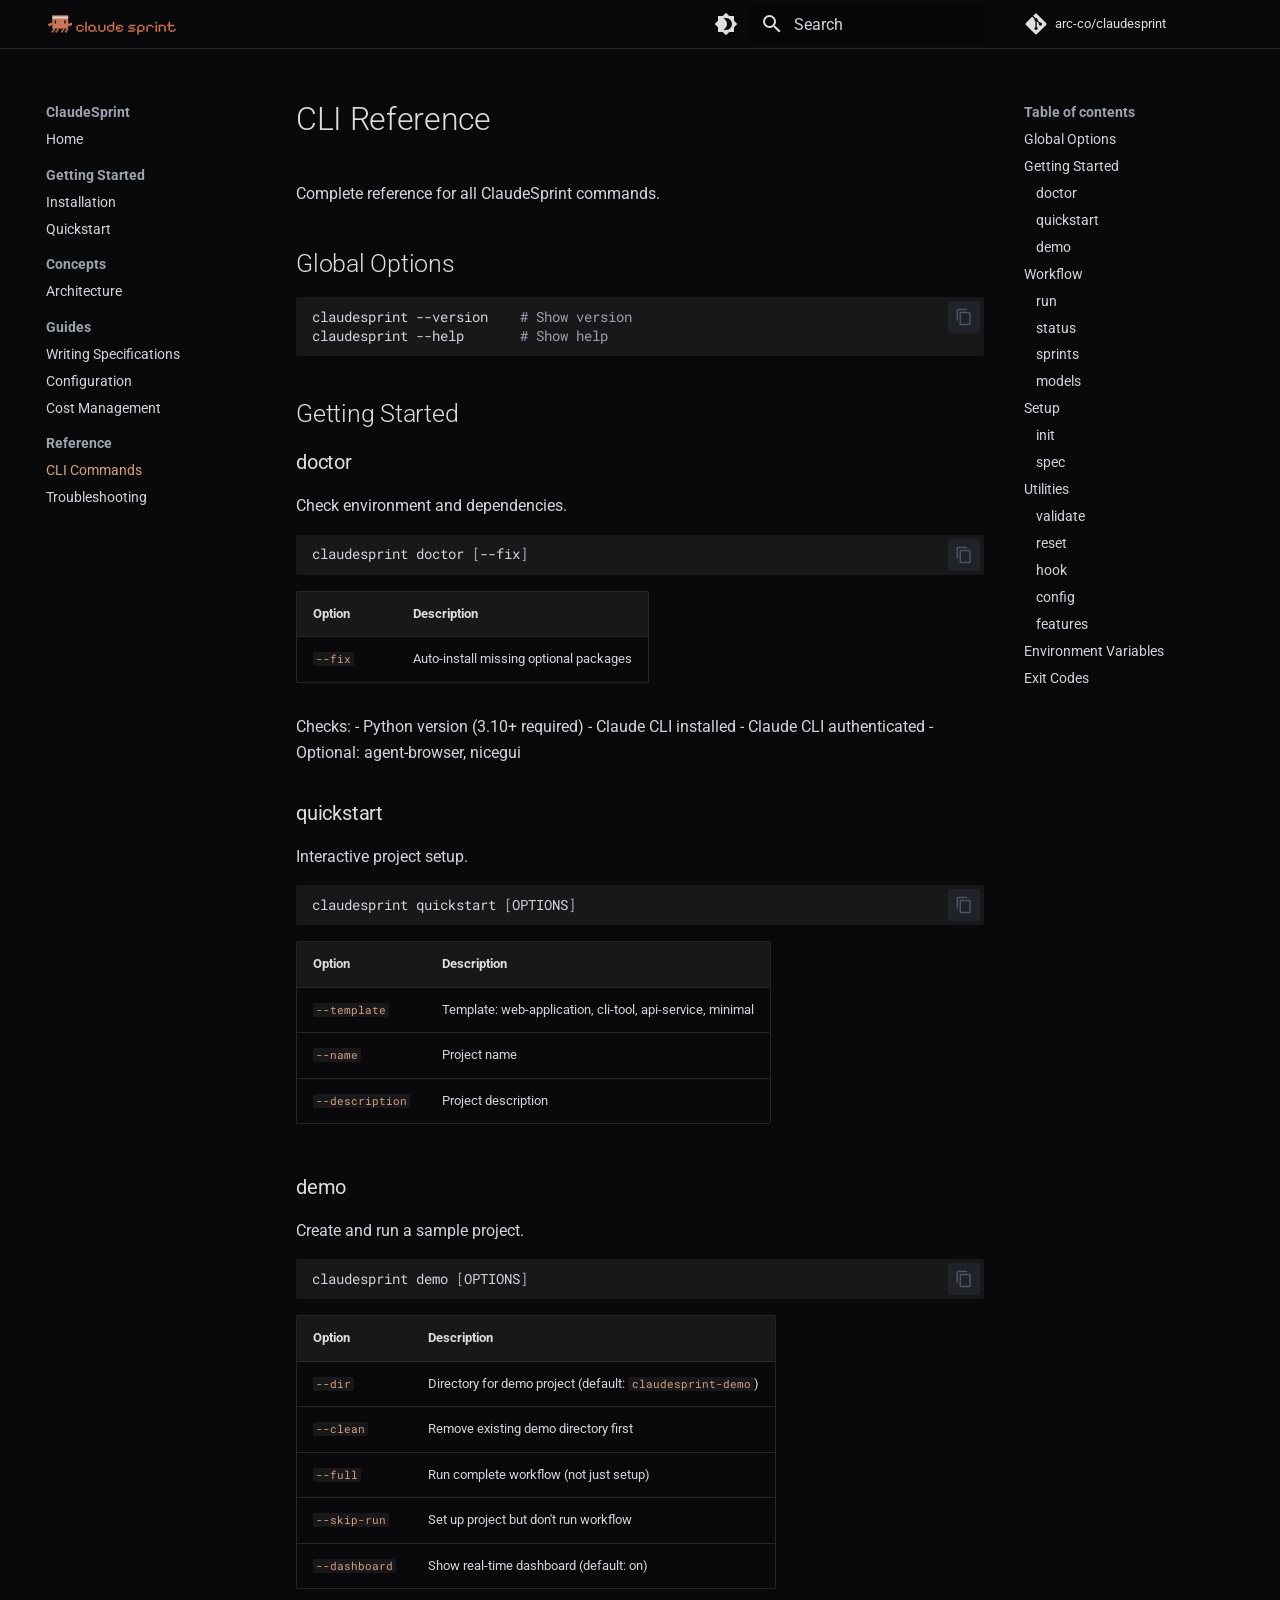
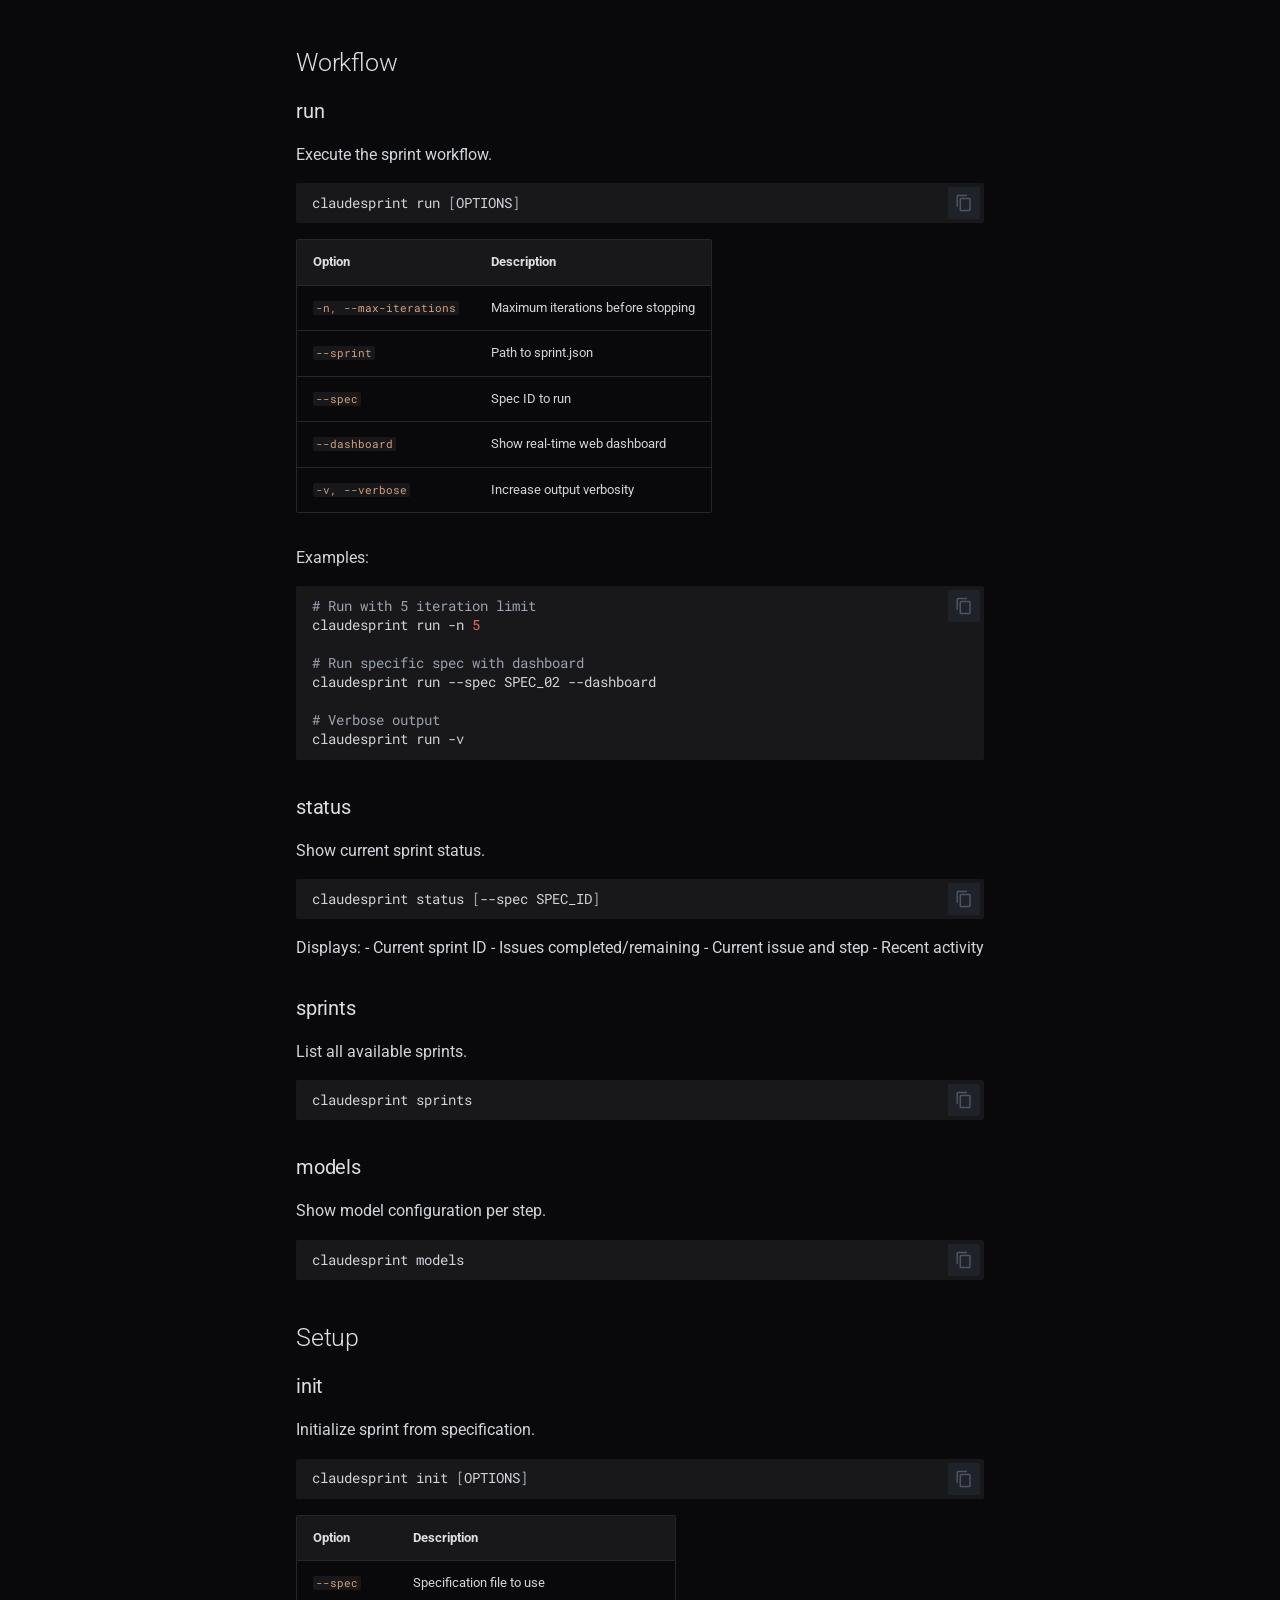
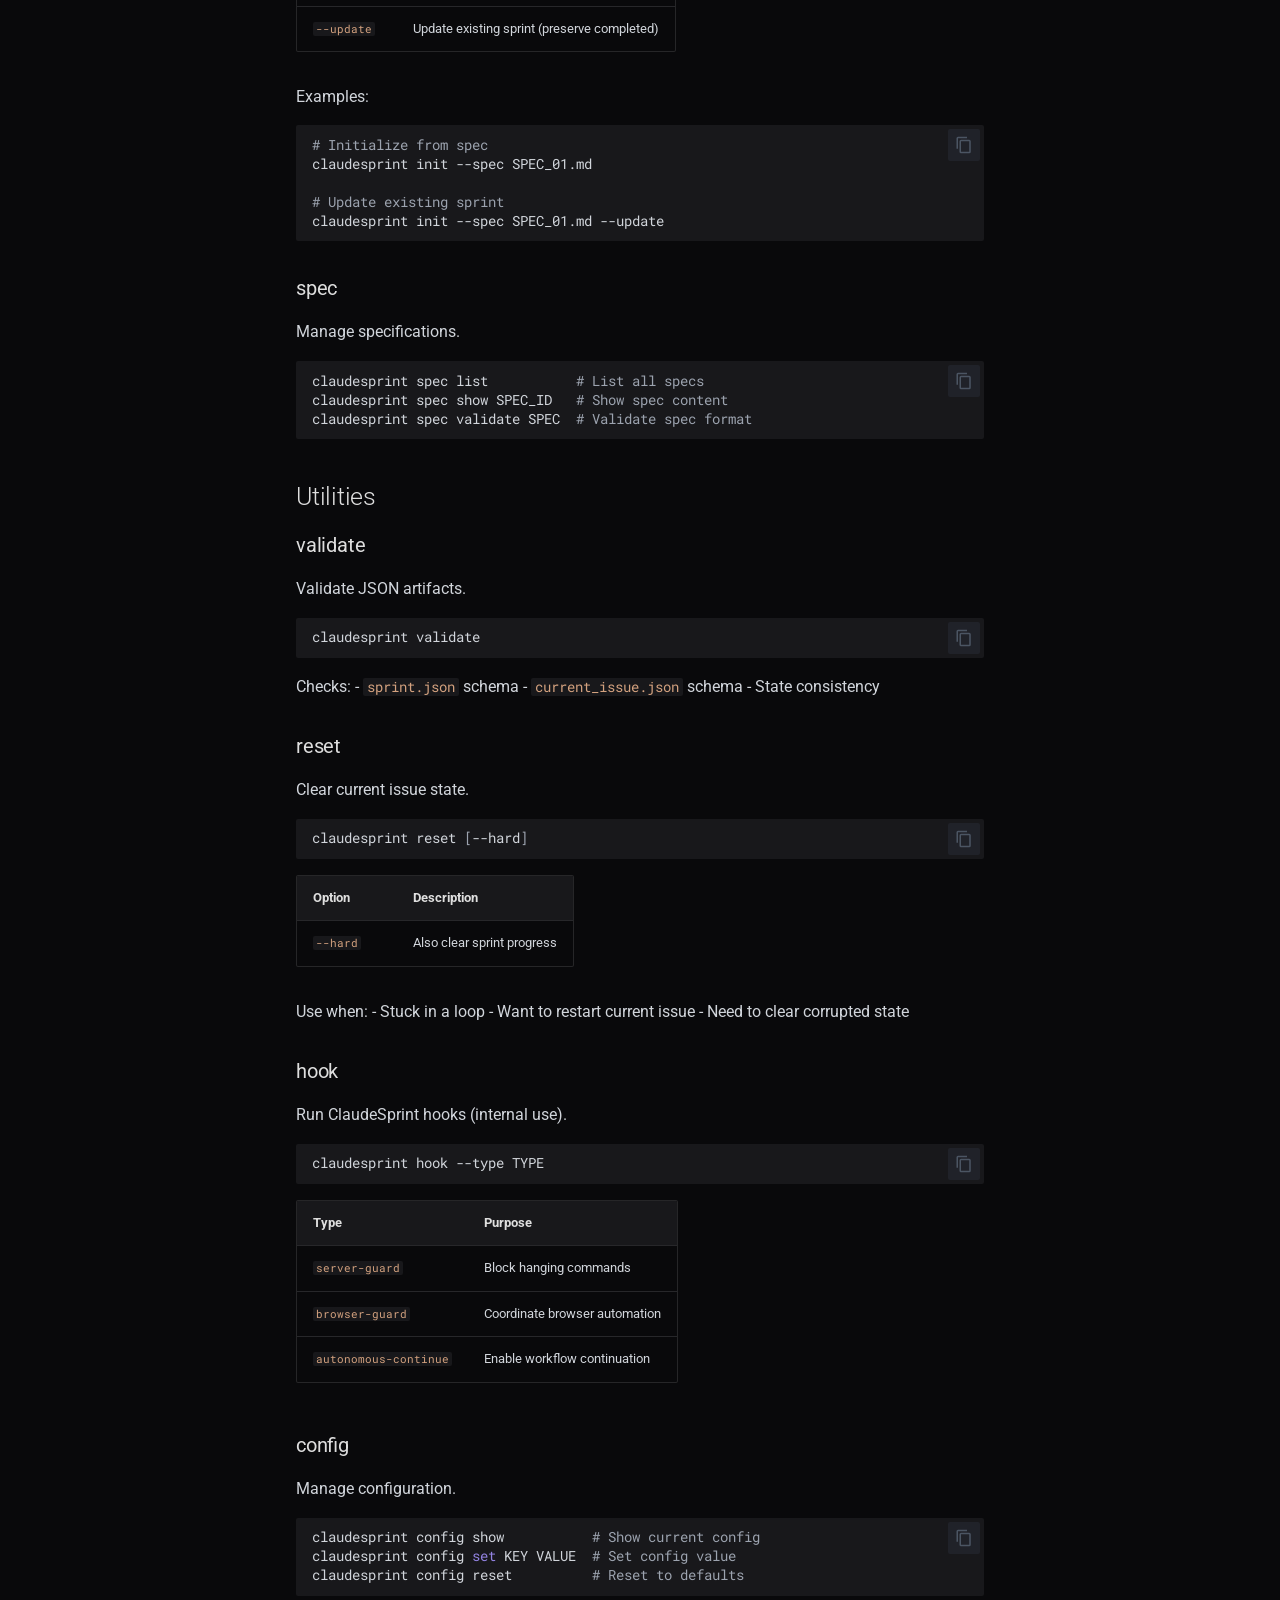
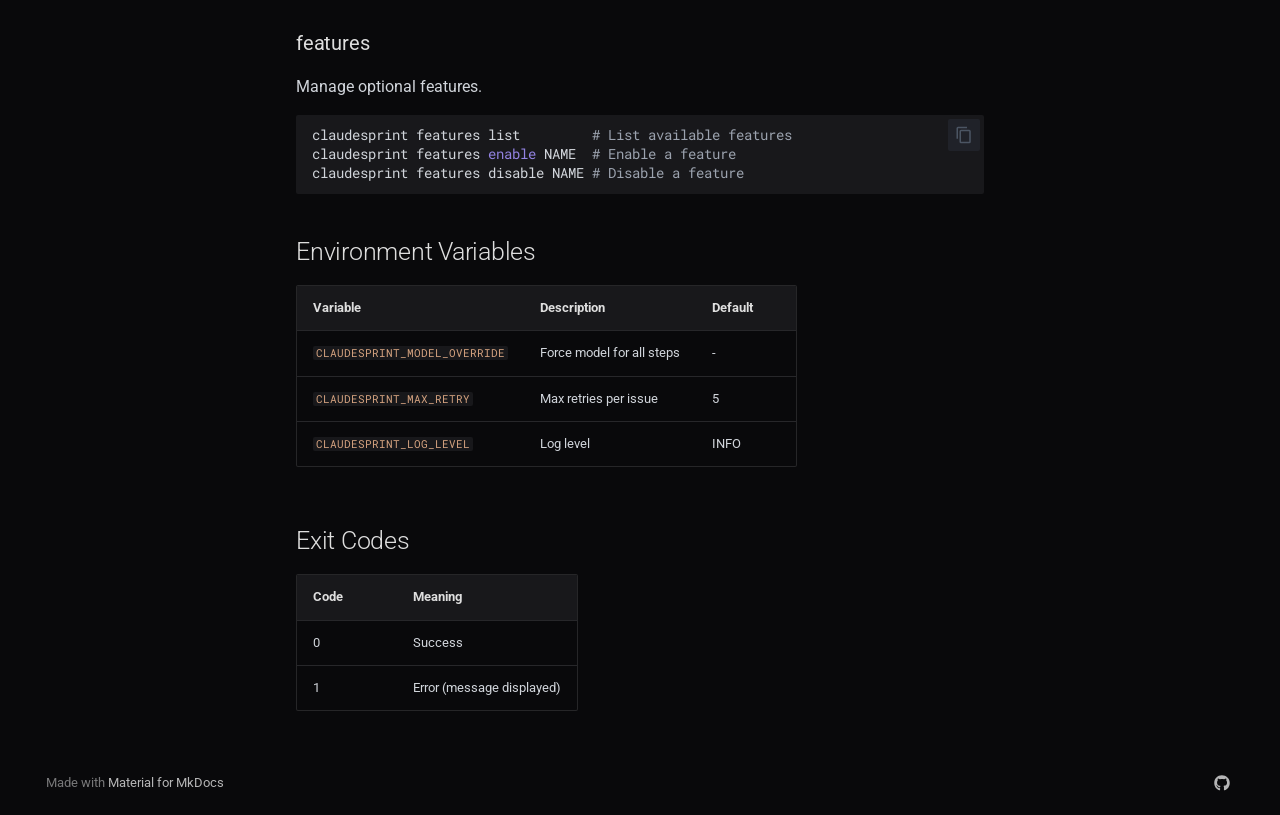
<file: reference/cli-commands/index.html>
<!doctype html>
<html lang="en" class="no-js">
  <head>
    
      <meta charset="utf-8">
      <meta name="viewport" content="width=device-width,initial-scale=1">
      
        <meta name="description" content="Autonomous AI-driven software development">
      
      
      
        <link rel="canonical" href="https://arc-co.github.io/claudesprint/reference/cli-commands/">
      
      
        <link rel="prev" href="../../guides/cost-management/">
      
      
        <link rel="next" href="../troubleshooting/">
      
      
        
      
      
      <link rel="icon" href="../../assets/favicon.png">
      <meta name="generator" content="mkdocs-1.6.1, mkdocs-material-9.7.1">
    
    
      
        <title>CLI Commands - ClaudeSprint</title>
      
    
    
      <link rel="stylesheet" href="../../assets/stylesheets/main.484c7ddc.min.css">
      
        
        <link rel="stylesheet" href="../../assets/stylesheets/palette.ab4e12ef.min.css">
      
      


    
    
      
    
    
      
        
        
        <link rel="preconnect" href="https://fonts.gstatic.com" crossorigin>
        <link rel="stylesheet" href="https://fonts.googleapis.com/css?family=Roboto:300,300i,400,400i,700,700i%7CRoboto+Mono:400,400i,700,700i&display=fallback">
        <style>:root{--md-text-font:"Roboto";--md-code-font:"Roboto Mono"}</style>
      
    
    
      <link rel="stylesheet" href="../../stylesheets/custom.css">
    
    <script>__md_scope=new URL("../..",location),__md_hash=e=>[...e].reduce(((e,_)=>(e<<5)-e+_.charCodeAt(0)),0),__md_get=(e,_=localStorage,t=__md_scope)=>JSON.parse(_.getItem(t.pathname+"."+e)),__md_set=(e,_,t=localStorage,a=__md_scope)=>{try{t.setItem(a.pathname+"."+e,JSON.stringify(_))}catch(e){}}</script>
    
      

    
    
  </head>
  
  
    
    
      
    
    
    
    
    <body dir="ltr" data-md-color-scheme="slate" data-md-color-primary="indigo" data-md-color-accent="indigo">
  
    
    <input class="md-toggle" data-md-toggle="drawer" type="checkbox" id="__drawer" autocomplete="off">
    <input class="md-toggle" data-md-toggle="search" type="checkbox" id="__search" autocomplete="off">
    <label class="md-overlay" for="__drawer"></label>
    <div data-md-component="skip">
      
        
        <a href="#cli-reference" class="md-skip">
          Skip to content
        </a>
      
    </div>
    <div data-md-component="announce">
      
    </div>
    
    
      

  

<header class="md-header md-header--shadow" data-md-component="header">
  <nav class="md-header__inner md-grid" aria-label="Header">
    <a href="../.." title="ClaudeSprint" class="md-header__button md-logo" aria-label="ClaudeSprint" data-md-component="logo">
      
  <img src="../../assets/claudesprint_logo.svg" alt="logo">

    </a>
    <label class="md-header__button md-icon" for="__drawer">
      
      <svg xmlns="http://www.w3.org/2000/svg" viewBox="0 0 24 24"><path d="M3 6h18v2H3zm0 5h18v2H3zm0 5h18v2H3z"/></svg>
    </label>
    <div class="md-header__title" data-md-component="header-title">
      <div class="md-header__ellipsis">
        <div class="md-header__topic">
          <span class="md-ellipsis">
            ClaudeSprint
          </span>
        </div>
        <div class="md-header__topic" data-md-component="header-topic">
          <span class="md-ellipsis">
            
              CLI Commands
            
          </span>
        </div>
      </div>
    </div>
    
      
        <form class="md-header__option" data-md-component="palette">
  
    
    
    
    <input class="md-option" data-md-color-media="" data-md-color-scheme="slate" data-md-color-primary="indigo" data-md-color-accent="indigo"  aria-label="Switch to light mode"  type="radio" name="__palette" id="__palette_0">
    
      <label class="md-header__button md-icon" title="Switch to light mode" for="__palette_1" hidden>
        <svg xmlns="http://www.w3.org/2000/svg" viewBox="0 0 24 24"><path d="M12 18c-.89 0-1.74-.2-2.5-.55C11.56 16.5 13 14.42 13 12s-1.44-4.5-3.5-5.45C10.26 6.2 11.11 6 12 6a6 6 0 0 1 6 6 6 6 0 0 1-6 6m8-9.31V4h-4.69L12 .69 8.69 4H4v4.69L.69 12 4 15.31V20h4.69L12 23.31 15.31 20H20v-4.69L23.31 12z"/></svg>
      </label>
    
  
    
    
    
    <input class="md-option" data-md-color-media="" data-md-color-scheme="default" data-md-color-primary="indigo" data-md-color-accent="indigo"  aria-label="Switch to dark mode"  type="radio" name="__palette" id="__palette_1">
    
      <label class="md-header__button md-icon" title="Switch to dark mode" for="__palette_0" hidden>
        <svg xmlns="http://www.w3.org/2000/svg" viewBox="0 0 24 24"><path d="M12 8a4 4 0 0 0-4 4 4 4 0 0 0 4 4 4 4 0 0 0 4-4 4 4 0 0 0-4-4m0 10a6 6 0 0 1-6-6 6 6 0 0 1 6-6 6 6 0 0 1 6 6 6 6 0 0 1-6 6m8-9.31V4h-4.69L12 .69 8.69 4H4v4.69L.69 12 4 15.31V20h4.69L12 23.31 15.31 20H20v-4.69L23.31 12z"/></svg>
      </label>
    
  
</form>
      
    
    
      <script>var palette=__md_get("__palette");if(palette&&palette.color){if("(prefers-color-scheme)"===palette.color.media){var media=matchMedia("(prefers-color-scheme: light)"),input=document.querySelector(media.matches?"[data-md-color-media='(prefers-color-scheme: light)']":"[data-md-color-media='(prefers-color-scheme: dark)']");palette.color.media=input.getAttribute("data-md-color-media"),palette.color.scheme=input.getAttribute("data-md-color-scheme"),palette.color.primary=input.getAttribute("data-md-color-primary"),palette.color.accent=input.getAttribute("data-md-color-accent")}for(var[key,value]of Object.entries(palette.color))document.body.setAttribute("data-md-color-"+key,value)}</script>
    
    
    
      
      
        <label class="md-header__button md-icon" for="__search">
          
          <svg xmlns="http://www.w3.org/2000/svg" viewBox="0 0 24 24"><path d="M9.5 3A6.5 6.5 0 0 1 16 9.5c0 1.61-.59 3.09-1.56 4.23l.27.27h.79l5 5-1.5 1.5-5-5v-.79l-.27-.27A6.52 6.52 0 0 1 9.5 16 6.5 6.5 0 0 1 3 9.5 6.5 6.5 0 0 1 9.5 3m0 2C7 5 5 7 5 9.5S7 14 9.5 14 14 12 14 9.5 12 5 9.5 5"/></svg>
        </label>
        <div class="md-search" data-md-component="search" role="dialog">
  <label class="md-search__overlay" for="__search"></label>
  <div class="md-search__inner" role="search">
    <form class="md-search__form" name="search">
      <input type="text" class="md-search__input" name="query" aria-label="Search" placeholder="Search" autocapitalize="off" autocorrect="off" autocomplete="off" spellcheck="false" data-md-component="search-query" required>
      <label class="md-search__icon md-icon" for="__search">
        
        <svg xmlns="http://www.w3.org/2000/svg" viewBox="0 0 24 24"><path d="M9.5 3A6.5 6.5 0 0 1 16 9.5c0 1.61-.59 3.09-1.56 4.23l.27.27h.79l5 5-1.5 1.5-5-5v-.79l-.27-.27A6.52 6.52 0 0 1 9.5 16 6.5 6.5 0 0 1 3 9.5 6.5 6.5 0 0 1 9.5 3m0 2C7 5 5 7 5 9.5S7 14 9.5 14 14 12 14 9.5 12 5 9.5 5"/></svg>
        
        <svg xmlns="http://www.w3.org/2000/svg" viewBox="0 0 24 24"><path d="M20 11v2H8l5.5 5.5-1.42 1.42L4.16 12l7.92-7.92L13.5 5.5 8 11z"/></svg>
      </label>
      <nav class="md-search__options" aria-label="Search">
        
        <button type="reset" class="md-search__icon md-icon" title="Clear" aria-label="Clear" tabindex="-1">
          
          <svg xmlns="http://www.w3.org/2000/svg" viewBox="0 0 24 24"><path d="M19 6.41 17.59 5 12 10.59 6.41 5 5 6.41 10.59 12 5 17.59 6.41 19 12 13.41 17.59 19 19 17.59 13.41 12z"/></svg>
        </button>
      </nav>
      
    </form>
    <div class="md-search__output">
      <div class="md-search__scrollwrap" tabindex="0" data-md-scrollfix>
        <div class="md-search-result" data-md-component="search-result">
          <div class="md-search-result__meta">
            Initializing search
          </div>
          <ol class="md-search-result__list" role="presentation"></ol>
        </div>
      </div>
    </div>
  </div>
</div>
      
    
    
      <div class="md-header__source">
        <a href="https://github.com/arc-co/claudesprint" title="Go to repository" class="md-source" data-md-component="source">
  <div class="md-source__icon md-icon">
    
    <svg xmlns="http://www.w3.org/2000/svg" viewBox="0 0 448 512"><!--! Font Awesome Free 7.1.0 by @fontawesome - https://fontawesome.com License - https://fontawesome.com/license/free (Icons: CC BY 4.0, Fonts: SIL OFL 1.1, Code: MIT License) Copyright 2025 Fonticons, Inc.--><path d="M439.6 236.1 244 40.5c-5.4-5.5-12.8-8.5-20.4-8.5s-15 3-20.4 8.4L162.5 81l51.5 51.5c27.1-9.1 52.7 16.8 43.4 43.7l49.7 49.7c34.2-11.8 61.2 31 35.5 56.7-26.5 26.5-70.2-2.9-56-37.3L240.3 199v121.9c25.3 12.5 22.3 41.8 9.1 55-6.4 6.4-15.2 10.1-24.3 10.1s-17.8-3.6-24.3-10.1c-17.6-17.6-11.1-46.9 11.2-56v-123c-20.8-8.5-24.6-30.7-18.6-45L142.6 101 8.5 235.1C3 240.6 0 247.9 0 255.5s3 15 8.5 20.4l195.6 195.7c5.4 5.4 12.7 8.4 20.4 8.4s15-3 20.4-8.4l194.7-194.7c5.4-5.4 8.4-12.8 8.4-20.4s-3-15-8.4-20.4"/></svg>
  </div>
  <div class="md-source__repository">
    arc-co/claudesprint
  </div>
</a>
      </div>
    
  </nav>
  
</header>
    
    <div class="md-container" data-md-component="container">
      
      
        
          
        
      
      <main class="md-main" data-md-component="main">
        <div class="md-main__inner md-grid">
          
            
              
              <div class="md-sidebar md-sidebar--primary" data-md-component="sidebar" data-md-type="navigation" >
                <div class="md-sidebar__scrollwrap">
                  <div class="md-sidebar__inner">
                    



<nav class="md-nav md-nav--primary" aria-label="Navigation" data-md-level="0">
  <label class="md-nav__title" for="__drawer">
    <a href="../.." title="ClaudeSprint" class="md-nav__button md-logo" aria-label="ClaudeSprint" data-md-component="logo">
      
  <img src="../../assets/claudesprint_logo.svg" alt="logo">

    </a>
    ClaudeSprint
  </label>
  
    <div class="md-nav__source">
      <a href="https://github.com/arc-co/claudesprint" title="Go to repository" class="md-source" data-md-component="source">
  <div class="md-source__icon md-icon">
    
    <svg xmlns="http://www.w3.org/2000/svg" viewBox="0 0 448 512"><!--! Font Awesome Free 7.1.0 by @fontawesome - https://fontawesome.com License - https://fontawesome.com/license/free (Icons: CC BY 4.0, Fonts: SIL OFL 1.1, Code: MIT License) Copyright 2025 Fonticons, Inc.--><path d="M439.6 236.1 244 40.5c-5.4-5.5-12.8-8.5-20.4-8.5s-15 3-20.4 8.4L162.5 81l51.5 51.5c27.1-9.1 52.7 16.8 43.4 43.7l49.7 49.7c34.2-11.8 61.2 31 35.5 56.7-26.5 26.5-70.2-2.9-56-37.3L240.3 199v121.9c25.3 12.5 22.3 41.8 9.1 55-6.4 6.4-15.2 10.1-24.3 10.1s-17.8-3.6-24.3-10.1c-17.6-17.6-11.1-46.9 11.2-56v-123c-20.8-8.5-24.6-30.7-18.6-45L142.6 101 8.5 235.1C3 240.6 0 247.9 0 255.5s3 15 8.5 20.4l195.6 195.7c5.4 5.4 12.7 8.4 20.4 8.4s15-3 20.4-8.4l194.7-194.7c5.4-5.4 8.4-12.8 8.4-20.4s-3-15-8.4-20.4"/></svg>
  </div>
  <div class="md-source__repository">
    arc-co/claudesprint
  </div>
</a>
    </div>
  
  <ul class="md-nav__list" data-md-scrollfix>
    
      
      
  
  
  
  
    <li class="md-nav__item">
      <a href="../.." class="md-nav__link">
        
  
  
  <span class="md-ellipsis">
    
  
    Home
  

    
  </span>
  
  

      </a>
    </li>
  

    
      
      
  
  
  
  
    
    
    
    
      
        
        
      
    
    
    <li class="md-nav__item md-nav__item--section md-nav__item--nested">
      
        
        
          
        
        <input class="md-nav__toggle md-toggle md-toggle--indeterminate" type="checkbox" id="__nav_2" >
        
          
          <label class="md-nav__link" for="__nav_2" id="__nav_2_label" tabindex="">
            
  
  
  <span class="md-ellipsis">
    
  
    Getting Started
  

    
  </span>
  
  

            <span class="md-nav__icon md-icon"></span>
          </label>
        
        <nav class="md-nav" data-md-level="1" aria-labelledby="__nav_2_label" aria-expanded="false">
          <label class="md-nav__title" for="__nav_2">
            <span class="md-nav__icon md-icon"></span>
            
  
    Getting Started
  

          </label>
          <ul class="md-nav__list" data-md-scrollfix>
            
              
                
  
  
  
  
    <li class="md-nav__item">
      <a href="../../getting-started/installation/" class="md-nav__link">
        
  
  
  <span class="md-ellipsis">
    
  
    Installation
  

    
  </span>
  
  

      </a>
    </li>
  

              
            
              
                
  
  
  
  
    <li class="md-nav__item">
      <a href="../../getting-started/quickstart/" class="md-nav__link">
        
  
  
  <span class="md-ellipsis">
    
  
    Quickstart
  

    
  </span>
  
  

      </a>
    </li>
  

              
            
          </ul>
        </nav>
      
    </li>
  

    
      
      
  
  
  
  
    
    
    
    
      
        
        
      
    
    
    <li class="md-nav__item md-nav__item--section md-nav__item--nested">
      
        
        
          
        
        <input class="md-nav__toggle md-toggle md-toggle--indeterminate" type="checkbox" id="__nav_3" >
        
          
          <label class="md-nav__link" for="__nav_3" id="__nav_3_label" tabindex="">
            
  
  
  <span class="md-ellipsis">
    
  
    Concepts
  

    
  </span>
  
  

            <span class="md-nav__icon md-icon"></span>
          </label>
        
        <nav class="md-nav" data-md-level="1" aria-labelledby="__nav_3_label" aria-expanded="false">
          <label class="md-nav__title" for="__nav_3">
            <span class="md-nav__icon md-icon"></span>
            
  
    Concepts
  

          </label>
          <ul class="md-nav__list" data-md-scrollfix>
            
              
                
  
  
  
  
    <li class="md-nav__item">
      <a href="../../concepts/architecture/" class="md-nav__link">
        
  
  
  <span class="md-ellipsis">
    
  
    Architecture
  

    
  </span>
  
  

      </a>
    </li>
  

              
            
          </ul>
        </nav>
      
    </li>
  

    
      
      
  
  
  
  
    
    
    
    
      
        
        
      
    
    
    <li class="md-nav__item md-nav__item--section md-nav__item--nested">
      
        
        
          
        
        <input class="md-nav__toggle md-toggle md-toggle--indeterminate" type="checkbox" id="__nav_4" >
        
          
          <label class="md-nav__link" for="__nav_4" id="__nav_4_label" tabindex="">
            
  
  
  <span class="md-ellipsis">
    
  
    Guides
  

    
  </span>
  
  

            <span class="md-nav__icon md-icon"></span>
          </label>
        
        <nav class="md-nav" data-md-level="1" aria-labelledby="__nav_4_label" aria-expanded="false">
          <label class="md-nav__title" for="__nav_4">
            <span class="md-nav__icon md-icon"></span>
            
  
    Guides
  

          </label>
          <ul class="md-nav__list" data-md-scrollfix>
            
              
                
  
  
  
  
    <li class="md-nav__item">
      <a href="../../guides/specifications/" class="md-nav__link">
        
  
  
  <span class="md-ellipsis">
    
  
    Writing Specifications
  

    
  </span>
  
  

      </a>
    </li>
  

              
            
              
                
  
  
  
  
    <li class="md-nav__item">
      <a href="../../guides/configuration/" class="md-nav__link">
        
  
  
  <span class="md-ellipsis">
    
  
    Configuration
  

    
  </span>
  
  

      </a>
    </li>
  

              
            
              
                
  
  
  
  
    <li class="md-nav__item">
      <a href="../../guides/cost-management/" class="md-nav__link">
        
  
  
  <span class="md-ellipsis">
    
  
    Cost Management
  

    
  </span>
  
  

      </a>
    </li>
  

              
            
          </ul>
        </nav>
      
    </li>
  

    
      
      
  
  
    
  
  
  
    
    
    
    
      
        
        
      
    
    
    <li class="md-nav__item md-nav__item--active md-nav__item--section md-nav__item--nested">
      
        
        
        <input class="md-nav__toggle md-toggle " type="checkbox" id="__nav_5" checked>
        
          
          <label class="md-nav__link" for="__nav_5" id="__nav_5_label" tabindex="">
            
  
  
  <span class="md-ellipsis">
    
  
    Reference
  

    
  </span>
  
  

            <span class="md-nav__icon md-icon"></span>
          </label>
        
        <nav class="md-nav" data-md-level="1" aria-labelledby="__nav_5_label" aria-expanded="true">
          <label class="md-nav__title" for="__nav_5">
            <span class="md-nav__icon md-icon"></span>
            
  
    Reference
  

          </label>
          <ul class="md-nav__list" data-md-scrollfix>
            
              
                
  
  
    
  
  
  
    <li class="md-nav__item md-nav__item--active">
      
      <input class="md-nav__toggle md-toggle" type="checkbox" id="__toc">
      
      
        
      
      
        <label class="md-nav__link md-nav__link--active" for="__toc">
          
  
  
  <span class="md-ellipsis">
    
  
    CLI Commands
  

    
  </span>
  
  

          <span class="md-nav__icon md-icon"></span>
        </label>
      
      <a href="./" class="md-nav__link md-nav__link--active">
        
  
  
  <span class="md-ellipsis">
    
  
    CLI Commands
  

    
  </span>
  
  

      </a>
      
        

<nav class="md-nav md-nav--secondary" aria-label="Table of contents">
  
  
  
    
  
  
    <label class="md-nav__title" for="__toc">
      <span class="md-nav__icon md-icon"></span>
      Table of contents
    </label>
    <ul class="md-nav__list" data-md-component="toc" data-md-scrollfix>
      
        <li class="md-nav__item">
  <a href="#global-options" class="md-nav__link">
    <span class="md-ellipsis">
      
        Global Options
      
    </span>
  </a>
  
</li>
      
        <li class="md-nav__item">
  <a href="#getting-started" class="md-nav__link">
    <span class="md-ellipsis">
      
        Getting Started
      
    </span>
  </a>
  
    <nav class="md-nav" aria-label="Getting Started">
      <ul class="md-nav__list">
        
          <li class="md-nav__item">
  <a href="#doctor" class="md-nav__link">
    <span class="md-ellipsis">
      
        doctor
      
    </span>
  </a>
  
</li>
        
          <li class="md-nav__item">
  <a href="#quickstart" class="md-nav__link">
    <span class="md-ellipsis">
      
        quickstart
      
    </span>
  </a>
  
</li>
        
          <li class="md-nav__item">
  <a href="#demo" class="md-nav__link">
    <span class="md-ellipsis">
      
        demo
      
    </span>
  </a>
  
</li>
        
      </ul>
    </nav>
  
</li>
      
        <li class="md-nav__item">
  <a href="#workflow" class="md-nav__link">
    <span class="md-ellipsis">
      
        Workflow
      
    </span>
  </a>
  
    <nav class="md-nav" aria-label="Workflow">
      <ul class="md-nav__list">
        
          <li class="md-nav__item">
  <a href="#run" class="md-nav__link">
    <span class="md-ellipsis">
      
        run
      
    </span>
  </a>
  
</li>
        
          <li class="md-nav__item">
  <a href="#status" class="md-nav__link">
    <span class="md-ellipsis">
      
        status
      
    </span>
  </a>
  
</li>
        
          <li class="md-nav__item">
  <a href="#sprints" class="md-nav__link">
    <span class="md-ellipsis">
      
        sprints
      
    </span>
  </a>
  
</li>
        
          <li class="md-nav__item">
  <a href="#models" class="md-nav__link">
    <span class="md-ellipsis">
      
        models
      
    </span>
  </a>
  
</li>
        
      </ul>
    </nav>
  
</li>
      
        <li class="md-nav__item">
  <a href="#setup" class="md-nav__link">
    <span class="md-ellipsis">
      
        Setup
      
    </span>
  </a>
  
    <nav class="md-nav" aria-label="Setup">
      <ul class="md-nav__list">
        
          <li class="md-nav__item">
  <a href="#init" class="md-nav__link">
    <span class="md-ellipsis">
      
        init
      
    </span>
  </a>
  
</li>
        
          <li class="md-nav__item">
  <a href="#spec" class="md-nav__link">
    <span class="md-ellipsis">
      
        spec
      
    </span>
  </a>
  
</li>
        
      </ul>
    </nav>
  
</li>
      
        <li class="md-nav__item">
  <a href="#utilities" class="md-nav__link">
    <span class="md-ellipsis">
      
        Utilities
      
    </span>
  </a>
  
    <nav class="md-nav" aria-label="Utilities">
      <ul class="md-nav__list">
        
          <li class="md-nav__item">
  <a href="#validate" class="md-nav__link">
    <span class="md-ellipsis">
      
        validate
      
    </span>
  </a>
  
</li>
        
          <li class="md-nav__item">
  <a href="#reset" class="md-nav__link">
    <span class="md-ellipsis">
      
        reset
      
    </span>
  </a>
  
</li>
        
          <li class="md-nav__item">
  <a href="#hook" class="md-nav__link">
    <span class="md-ellipsis">
      
        hook
      
    </span>
  </a>
  
</li>
        
          <li class="md-nav__item">
  <a href="#config" class="md-nav__link">
    <span class="md-ellipsis">
      
        config
      
    </span>
  </a>
  
</li>
        
          <li class="md-nav__item">
  <a href="#features" class="md-nav__link">
    <span class="md-ellipsis">
      
        features
      
    </span>
  </a>
  
</li>
        
      </ul>
    </nav>
  
</li>
      
        <li class="md-nav__item">
  <a href="#environment-variables" class="md-nav__link">
    <span class="md-ellipsis">
      
        Environment Variables
      
    </span>
  </a>
  
</li>
      
        <li class="md-nav__item">
  <a href="#exit-codes" class="md-nav__link">
    <span class="md-ellipsis">
      
        Exit Codes
      
    </span>
  </a>
  
</li>
      
    </ul>
  
</nav>
      
    </li>
  

              
            
              
                
  
  
  
  
    <li class="md-nav__item">
      <a href="../troubleshooting/" class="md-nav__link">
        
  
  
  <span class="md-ellipsis">
    
  
    Troubleshooting
  

    
  </span>
  
  

      </a>
    </li>
  

              
            
          </ul>
        </nav>
      
    </li>
  

    
  </ul>
</nav>
                  </div>
                </div>
              </div>
            
            
              
              <div class="md-sidebar md-sidebar--secondary" data-md-component="sidebar" data-md-type="toc" >
                <div class="md-sidebar__scrollwrap">
                  <div class="md-sidebar__inner">
                    

<nav class="md-nav md-nav--secondary" aria-label="Table of contents">
  
  
  
    
  
  
    <label class="md-nav__title" for="__toc">
      <span class="md-nav__icon md-icon"></span>
      Table of contents
    </label>
    <ul class="md-nav__list" data-md-component="toc" data-md-scrollfix>
      
        <li class="md-nav__item">
  <a href="#global-options" class="md-nav__link">
    <span class="md-ellipsis">
      
        Global Options
      
    </span>
  </a>
  
</li>
      
        <li class="md-nav__item">
  <a href="#getting-started" class="md-nav__link">
    <span class="md-ellipsis">
      
        Getting Started
      
    </span>
  </a>
  
    <nav class="md-nav" aria-label="Getting Started">
      <ul class="md-nav__list">
        
          <li class="md-nav__item">
  <a href="#doctor" class="md-nav__link">
    <span class="md-ellipsis">
      
        doctor
      
    </span>
  </a>
  
</li>
        
          <li class="md-nav__item">
  <a href="#quickstart" class="md-nav__link">
    <span class="md-ellipsis">
      
        quickstart
      
    </span>
  </a>
  
</li>
        
          <li class="md-nav__item">
  <a href="#demo" class="md-nav__link">
    <span class="md-ellipsis">
      
        demo
      
    </span>
  </a>
  
</li>
        
      </ul>
    </nav>
  
</li>
      
        <li class="md-nav__item">
  <a href="#workflow" class="md-nav__link">
    <span class="md-ellipsis">
      
        Workflow
      
    </span>
  </a>
  
    <nav class="md-nav" aria-label="Workflow">
      <ul class="md-nav__list">
        
          <li class="md-nav__item">
  <a href="#run" class="md-nav__link">
    <span class="md-ellipsis">
      
        run
      
    </span>
  </a>
  
</li>
        
          <li class="md-nav__item">
  <a href="#status" class="md-nav__link">
    <span class="md-ellipsis">
      
        status
      
    </span>
  </a>
  
</li>
        
          <li class="md-nav__item">
  <a href="#sprints" class="md-nav__link">
    <span class="md-ellipsis">
      
        sprints
      
    </span>
  </a>
  
</li>
        
          <li class="md-nav__item">
  <a href="#models" class="md-nav__link">
    <span class="md-ellipsis">
      
        models
      
    </span>
  </a>
  
</li>
        
      </ul>
    </nav>
  
</li>
      
        <li class="md-nav__item">
  <a href="#setup" class="md-nav__link">
    <span class="md-ellipsis">
      
        Setup
      
    </span>
  </a>
  
    <nav class="md-nav" aria-label="Setup">
      <ul class="md-nav__list">
        
          <li class="md-nav__item">
  <a href="#init" class="md-nav__link">
    <span class="md-ellipsis">
      
        init
      
    </span>
  </a>
  
</li>
        
          <li class="md-nav__item">
  <a href="#spec" class="md-nav__link">
    <span class="md-ellipsis">
      
        spec
      
    </span>
  </a>
  
</li>
        
      </ul>
    </nav>
  
</li>
      
        <li class="md-nav__item">
  <a href="#utilities" class="md-nav__link">
    <span class="md-ellipsis">
      
        Utilities
      
    </span>
  </a>
  
    <nav class="md-nav" aria-label="Utilities">
      <ul class="md-nav__list">
        
          <li class="md-nav__item">
  <a href="#validate" class="md-nav__link">
    <span class="md-ellipsis">
      
        validate
      
    </span>
  </a>
  
</li>
        
          <li class="md-nav__item">
  <a href="#reset" class="md-nav__link">
    <span class="md-ellipsis">
      
        reset
      
    </span>
  </a>
  
</li>
        
          <li class="md-nav__item">
  <a href="#hook" class="md-nav__link">
    <span class="md-ellipsis">
      
        hook
      
    </span>
  </a>
  
</li>
        
          <li class="md-nav__item">
  <a href="#config" class="md-nav__link">
    <span class="md-ellipsis">
      
        config
      
    </span>
  </a>
  
</li>
        
          <li class="md-nav__item">
  <a href="#features" class="md-nav__link">
    <span class="md-ellipsis">
      
        features
      
    </span>
  </a>
  
</li>
        
      </ul>
    </nav>
  
</li>
      
        <li class="md-nav__item">
  <a href="#environment-variables" class="md-nav__link">
    <span class="md-ellipsis">
      
        Environment Variables
      
    </span>
  </a>
  
</li>
      
        <li class="md-nav__item">
  <a href="#exit-codes" class="md-nav__link">
    <span class="md-ellipsis">
      
        Exit Codes
      
    </span>
  </a>
  
</li>
      
    </ul>
  
</nav>
                  </div>
                </div>
              </div>
            
          
          
            <div class="md-content" data-md-component="content">
              
              <article class="md-content__inner md-typeset">
                
                  


  
  


<h1 id="cli-reference">CLI Reference<a class="headerlink" href="#cli-reference" title="Permanent link">&para;</a></h1>
<p>Complete reference for all ClaudeSprint commands.</p>
<h2 id="global-options">Global Options<a class="headerlink" href="#global-options" title="Permanent link">&para;</a></h2>
<div class="highlight"><pre><span></span><code><a id="__codelineno-0-1" name="__codelineno-0-1" href="#__codelineno-0-1"></a>claudesprint<span class="w"> </span>--version<span class="w">    </span><span class="c1"># Show version</span>
<a id="__codelineno-0-2" name="__codelineno-0-2" href="#__codelineno-0-2"></a>claudesprint<span class="w"> </span>--help<span class="w">       </span><span class="c1"># Show help</span>
</code></pre></div>
<h2 id="getting-started">Getting Started<a class="headerlink" href="#getting-started" title="Permanent link">&para;</a></h2>
<h3 id="doctor">doctor<a class="headerlink" href="#doctor" title="Permanent link">&para;</a></h3>
<p>Check environment and dependencies.</p>
<div class="highlight"><pre><span></span><code><a id="__codelineno-1-1" name="__codelineno-1-1" href="#__codelineno-1-1"></a>claudesprint<span class="w"> </span>doctor<span class="w"> </span><span class="o">[</span>--fix<span class="o">]</span>
</code></pre></div>
<table>
<thead>
<tr>
<th>Option</th>
<th>Description</th>
</tr>
</thead>
<tbody>
<tr>
<td><code>--fix</code></td>
<td>Auto-install missing optional packages</td>
</tr>
</tbody>
</table>
<p>Checks:
- Python version (3.10+ required)
- Claude CLI installed
- Claude CLI authenticated
- Optional: agent-browser, nicegui</p>
<h3 id="quickstart">quickstart<a class="headerlink" href="#quickstart" title="Permanent link">&para;</a></h3>
<p>Interactive project setup.</p>
<div class="highlight"><pre><span></span><code><a id="__codelineno-2-1" name="__codelineno-2-1" href="#__codelineno-2-1"></a>claudesprint<span class="w"> </span>quickstart<span class="w"> </span><span class="o">[</span>OPTIONS<span class="o">]</span>
</code></pre></div>
<table>
<thead>
<tr>
<th>Option</th>
<th>Description</th>
</tr>
</thead>
<tbody>
<tr>
<td><code>--template</code></td>
<td>Template: web-application, cli-tool, api-service, minimal</td>
</tr>
<tr>
<td><code>--name</code></td>
<td>Project name</td>
</tr>
<tr>
<td><code>--description</code></td>
<td>Project description</td>
</tr>
</tbody>
</table>
<h3 id="demo">demo<a class="headerlink" href="#demo" title="Permanent link">&para;</a></h3>
<p>Create and run a sample project.</p>
<div class="highlight"><pre><span></span><code><a id="__codelineno-3-1" name="__codelineno-3-1" href="#__codelineno-3-1"></a>claudesprint<span class="w"> </span>demo<span class="w"> </span><span class="o">[</span>OPTIONS<span class="o">]</span>
</code></pre></div>
<table>
<thead>
<tr>
<th>Option</th>
<th>Description</th>
</tr>
</thead>
<tbody>
<tr>
<td><code>--dir</code></td>
<td>Directory for demo project (default: <code>claudesprint-demo</code>)</td>
</tr>
<tr>
<td><code>--clean</code></td>
<td>Remove existing demo directory first</td>
</tr>
<tr>
<td><code>--full</code></td>
<td>Run complete workflow (not just setup)</td>
</tr>
<tr>
<td><code>--skip-run</code></td>
<td>Set up project but don't run workflow</td>
</tr>
<tr>
<td><code>--dashboard</code></td>
<td>Show real-time dashboard (default: on)</td>
</tr>
</tbody>
</table>
<h2 id="workflow">Workflow<a class="headerlink" href="#workflow" title="Permanent link">&para;</a></h2>
<h3 id="run">run<a class="headerlink" href="#run" title="Permanent link">&para;</a></h3>
<p>Execute the sprint workflow.</p>
<div class="highlight"><pre><span></span><code><a id="__codelineno-4-1" name="__codelineno-4-1" href="#__codelineno-4-1"></a>claudesprint<span class="w"> </span>run<span class="w"> </span><span class="o">[</span>OPTIONS<span class="o">]</span>
</code></pre></div>
<table>
<thead>
<tr>
<th>Option</th>
<th>Description</th>
</tr>
</thead>
<tbody>
<tr>
<td><code>-n, --max-iterations</code></td>
<td>Maximum iterations before stopping</td>
</tr>
<tr>
<td><code>--sprint</code></td>
<td>Path to sprint.json</td>
</tr>
<tr>
<td><code>--spec</code></td>
<td>Spec ID to run</td>
</tr>
<tr>
<td><code>--dashboard</code></td>
<td>Show real-time web dashboard</td>
</tr>
<tr>
<td><code>-v, --verbose</code></td>
<td>Increase output verbosity</td>
</tr>
</tbody>
</table>
<p>Examples:
<div class="highlight"><pre><span></span><code><a id="__codelineno-5-1" name="__codelineno-5-1" href="#__codelineno-5-1"></a><span class="c1"># Run with 5 iteration limit</span>
<a id="__codelineno-5-2" name="__codelineno-5-2" href="#__codelineno-5-2"></a>claudesprint<span class="w"> </span>run<span class="w"> </span>-n<span class="w"> </span><span class="m">5</span>
<a id="__codelineno-5-3" name="__codelineno-5-3" href="#__codelineno-5-3"></a>
<a id="__codelineno-5-4" name="__codelineno-5-4" href="#__codelineno-5-4"></a><span class="c1"># Run specific spec with dashboard</span>
<a id="__codelineno-5-5" name="__codelineno-5-5" href="#__codelineno-5-5"></a>claudesprint<span class="w"> </span>run<span class="w"> </span>--spec<span class="w"> </span>SPEC_02<span class="w"> </span>--dashboard
<a id="__codelineno-5-6" name="__codelineno-5-6" href="#__codelineno-5-6"></a>
<a id="__codelineno-5-7" name="__codelineno-5-7" href="#__codelineno-5-7"></a><span class="c1"># Verbose output</span>
<a id="__codelineno-5-8" name="__codelineno-5-8" href="#__codelineno-5-8"></a>claudesprint<span class="w"> </span>run<span class="w"> </span>-v
</code></pre></div></p>
<h3 id="status">status<a class="headerlink" href="#status" title="Permanent link">&para;</a></h3>
<p>Show current sprint status.</p>
<div class="highlight"><pre><span></span><code><a id="__codelineno-6-1" name="__codelineno-6-1" href="#__codelineno-6-1"></a>claudesprint<span class="w"> </span>status<span class="w"> </span><span class="o">[</span>--spec<span class="w"> </span>SPEC_ID<span class="o">]</span>
</code></pre></div>
<p>Displays:
- Current sprint ID
- Issues completed/remaining
- Current issue and step
- Recent activity</p>
<h3 id="sprints">sprints<a class="headerlink" href="#sprints" title="Permanent link">&para;</a></h3>
<p>List all available sprints.</p>
<div class="highlight"><pre><span></span><code><a id="__codelineno-7-1" name="__codelineno-7-1" href="#__codelineno-7-1"></a>claudesprint<span class="w"> </span>sprints
</code></pre></div>
<h3 id="models">models<a class="headerlink" href="#models" title="Permanent link">&para;</a></h3>
<p>Show model configuration per step.</p>
<div class="highlight"><pre><span></span><code><a id="__codelineno-8-1" name="__codelineno-8-1" href="#__codelineno-8-1"></a>claudesprint<span class="w"> </span>models
</code></pre></div>
<h2 id="setup">Setup<a class="headerlink" href="#setup" title="Permanent link">&para;</a></h2>
<h3 id="init">init<a class="headerlink" href="#init" title="Permanent link">&para;</a></h3>
<p>Initialize sprint from specification.</p>
<div class="highlight"><pre><span></span><code><a id="__codelineno-9-1" name="__codelineno-9-1" href="#__codelineno-9-1"></a>claudesprint<span class="w"> </span>init<span class="w"> </span><span class="o">[</span>OPTIONS<span class="o">]</span>
</code></pre></div>
<table>
<thead>
<tr>
<th>Option</th>
<th>Description</th>
</tr>
</thead>
<tbody>
<tr>
<td><code>--spec</code></td>
<td>Specification file to use</td>
</tr>
<tr>
<td><code>--update</code></td>
<td>Update existing sprint (preserve completed)</td>
</tr>
</tbody>
</table>
<p>Examples:
<div class="highlight"><pre><span></span><code><a id="__codelineno-10-1" name="__codelineno-10-1" href="#__codelineno-10-1"></a><span class="c1"># Initialize from spec</span>
<a id="__codelineno-10-2" name="__codelineno-10-2" href="#__codelineno-10-2"></a>claudesprint<span class="w"> </span>init<span class="w"> </span>--spec<span class="w"> </span>SPEC_01.md
<a id="__codelineno-10-3" name="__codelineno-10-3" href="#__codelineno-10-3"></a>
<a id="__codelineno-10-4" name="__codelineno-10-4" href="#__codelineno-10-4"></a><span class="c1"># Update existing sprint</span>
<a id="__codelineno-10-5" name="__codelineno-10-5" href="#__codelineno-10-5"></a>claudesprint<span class="w"> </span>init<span class="w"> </span>--spec<span class="w"> </span>SPEC_01.md<span class="w"> </span>--update
</code></pre></div></p>
<h3 id="spec">spec<a class="headerlink" href="#spec" title="Permanent link">&para;</a></h3>
<p>Manage specifications.</p>
<div class="highlight"><pre><span></span><code><a id="__codelineno-11-1" name="__codelineno-11-1" href="#__codelineno-11-1"></a>claudesprint<span class="w"> </span>spec<span class="w"> </span>list<span class="w">           </span><span class="c1"># List all specs</span>
<a id="__codelineno-11-2" name="__codelineno-11-2" href="#__codelineno-11-2"></a>claudesprint<span class="w"> </span>spec<span class="w"> </span>show<span class="w"> </span>SPEC_ID<span class="w">   </span><span class="c1"># Show spec content</span>
<a id="__codelineno-11-3" name="__codelineno-11-3" href="#__codelineno-11-3"></a>claudesprint<span class="w"> </span>spec<span class="w"> </span>validate<span class="w"> </span>SPEC<span class="w">  </span><span class="c1"># Validate spec format</span>
</code></pre></div>
<h2 id="utilities">Utilities<a class="headerlink" href="#utilities" title="Permanent link">&para;</a></h2>
<h3 id="validate">validate<a class="headerlink" href="#validate" title="Permanent link">&para;</a></h3>
<p>Validate JSON artifacts.</p>
<div class="highlight"><pre><span></span><code><a id="__codelineno-12-1" name="__codelineno-12-1" href="#__codelineno-12-1"></a>claudesprint<span class="w"> </span>validate
</code></pre></div>
<p>Checks:
- <code>sprint.json</code> schema
- <code>current_issue.json</code> schema
- State consistency</p>
<h3 id="reset">reset<a class="headerlink" href="#reset" title="Permanent link">&para;</a></h3>
<p>Clear current issue state.</p>
<div class="highlight"><pre><span></span><code><a id="__codelineno-13-1" name="__codelineno-13-1" href="#__codelineno-13-1"></a>claudesprint<span class="w"> </span>reset<span class="w"> </span><span class="o">[</span>--hard<span class="o">]</span>
</code></pre></div>
<table>
<thead>
<tr>
<th>Option</th>
<th>Description</th>
</tr>
</thead>
<tbody>
<tr>
<td><code>--hard</code></td>
<td>Also clear sprint progress</td>
</tr>
</tbody>
</table>
<p>Use when:
- Stuck in a loop
- Want to restart current issue
- Need to clear corrupted state</p>
<h3 id="hook">hook<a class="headerlink" href="#hook" title="Permanent link">&para;</a></h3>
<p>Run ClaudeSprint hooks (internal use).</p>
<div class="highlight"><pre><span></span><code><a id="__codelineno-14-1" name="__codelineno-14-1" href="#__codelineno-14-1"></a>claudesprint<span class="w"> </span>hook<span class="w"> </span>--type<span class="w"> </span>TYPE
</code></pre></div>
<table>
<thead>
<tr>
<th>Type</th>
<th>Purpose</th>
</tr>
</thead>
<tbody>
<tr>
<td><code>server-guard</code></td>
<td>Block hanging commands</td>
</tr>
<tr>
<td><code>browser-guard</code></td>
<td>Coordinate browser automation</td>
</tr>
<tr>
<td><code>autonomous-continue</code></td>
<td>Enable workflow continuation</td>
</tr>
</tbody>
</table>
<h3 id="config">config<a class="headerlink" href="#config" title="Permanent link">&para;</a></h3>
<p>Manage configuration.</p>
<div class="highlight"><pre><span></span><code><a id="__codelineno-15-1" name="__codelineno-15-1" href="#__codelineno-15-1"></a>claudesprint<span class="w"> </span>config<span class="w"> </span>show<span class="w">           </span><span class="c1"># Show current config</span>
<a id="__codelineno-15-2" name="__codelineno-15-2" href="#__codelineno-15-2"></a>claudesprint<span class="w"> </span>config<span class="w"> </span><span class="nb">set</span><span class="w"> </span>KEY<span class="w"> </span>VALUE<span class="w">  </span><span class="c1"># Set config value</span>
<a id="__codelineno-15-3" name="__codelineno-15-3" href="#__codelineno-15-3"></a>claudesprint<span class="w"> </span>config<span class="w"> </span>reset<span class="w">          </span><span class="c1"># Reset to defaults</span>
</code></pre></div>
<h3 id="features">features<a class="headerlink" href="#features" title="Permanent link">&para;</a></h3>
<p>Manage optional features.</p>
<div class="highlight"><pre><span></span><code><a id="__codelineno-16-1" name="__codelineno-16-1" href="#__codelineno-16-1"></a>claudesprint<span class="w"> </span>features<span class="w"> </span>list<span class="w">         </span><span class="c1"># List available features</span>
<a id="__codelineno-16-2" name="__codelineno-16-2" href="#__codelineno-16-2"></a>claudesprint<span class="w"> </span>features<span class="w"> </span><span class="nb">enable</span><span class="w"> </span>NAME<span class="w">  </span><span class="c1"># Enable a feature</span>
<a id="__codelineno-16-3" name="__codelineno-16-3" href="#__codelineno-16-3"></a>claudesprint<span class="w"> </span>features<span class="w"> </span>disable<span class="w"> </span>NAME<span class="w"> </span><span class="c1"># Disable a feature</span>
</code></pre></div>
<h2 id="environment-variables">Environment Variables<a class="headerlink" href="#environment-variables" title="Permanent link">&para;</a></h2>
<table>
<thead>
<tr>
<th>Variable</th>
<th>Description</th>
<th>Default</th>
</tr>
</thead>
<tbody>
<tr>
<td><code>CLAUDESPRINT_MODEL_OVERRIDE</code></td>
<td>Force model for all steps</td>
<td>-</td>
</tr>
<tr>
<td><code>CLAUDESPRINT_MAX_RETRY</code></td>
<td>Max retries per issue</td>
<td>5</td>
</tr>
<tr>
<td><code>CLAUDESPRINT_LOG_LEVEL</code></td>
<td>Log level</td>
<td>INFO</td>
</tr>
</tbody>
</table>
<h2 id="exit-codes">Exit Codes<a class="headerlink" href="#exit-codes" title="Permanent link">&para;</a></h2>
<table>
<thead>
<tr>
<th>Code</th>
<th>Meaning</th>
</tr>
</thead>
<tbody>
<tr>
<td>0</td>
<td>Success</td>
</tr>
<tr>
<td>1</td>
<td>Error (message displayed)</td>
</tr>
</tbody>
</table>












                
              </article>
            </div>
          
          
<script>var target=document.getElementById(location.hash.slice(1));target&&target.name&&(target.checked=target.name.startsWith("__tabbed_"))</script>
        </div>
        
      </main>
      
        <footer class="md-footer">
  
  <div class="md-footer-meta md-typeset">
    <div class="md-footer-meta__inner md-grid">
      <div class="md-copyright">
  
  
    Made with
    <a href="https://squidfunk.github.io/mkdocs-material/" target="_blank" rel="noopener">
      Material for MkDocs
    </a>
  
</div>
      
        
<div class="md-social">
  
    
    
    
    
      
      
    
    <a href="https://github.com/arc-co/claudesprint" target="_blank" rel="noopener" title="github.com" class="md-social__link">
      <svg xmlns="http://www.w3.org/2000/svg" viewBox="0 0 512 512"><!--! Font Awesome Free 7.1.0 by @fontawesome - https://fontawesome.com License - https://fontawesome.com/license/free (Icons: CC BY 4.0, Fonts: SIL OFL 1.1, Code: MIT License) Copyright 2025 Fonticons, Inc.--><path d="M173.9 397.4c0 2-2.3 3.6-5.2 3.6-3.3.3-5.6-1.3-5.6-3.6 0-2 2.3-3.6 5.2-3.6 3-.3 5.6 1.3 5.6 3.6m-31.1-4.5c-.7 2 1.3 4.3 4.3 4.9 2.6 1 5.6 0 6.2-2s-1.3-4.3-4.3-5.2c-2.6-.7-5.5.3-6.2 2.3m44.2-1.7c-2.9.7-4.9 2.6-4.6 4.9.3 2 2.9 3.3 5.9 2.6 2.9-.7 4.9-2.6 4.6-4.6-.3-1.9-3-3.2-5.9-2.9M252.8 8C114.1 8 8 113.3 8 252c0 110.9 69.8 205.8 169.5 239.2 12.8 2.3 17.3-5.6 17.3-12.1 0-6.2-.3-40.4-.3-61.4 0 0-70 15-84.7-29.8 0 0-11.4-29.1-27.8-36.6 0 0-22.9-15.7 1.6-15.4 0 0 24.9 2 38.6 25.8 21.9 38.6 58.6 27.5 72.9 20.9 2.3-16 8.8-27.1 16-33.7-55.9-6.2-112.3-14.3-112.3-110.5 0-27.5 7.6-41.3 23.6-58.9-2.6-6.5-11.1-33.3 2.6-67.9 20.9-6.5 69 27 69 27 20-5.6 41.5-8.5 62.8-8.5s42.8 2.9 62.8 8.5c0 0 48.1-33.6 69-27 13.7 34.7 5.2 61.4 2.6 67.9 16 17.7 25.8 31.5 25.8 58.9 0 96.5-58.9 104.2-114.8 110.5 9.2 7.9 17 22.9 17 46.4 0 33.7-.3 75.4-.3 83.6 0 6.5 4.6 14.4 17.3 12.1C436.2 457.8 504 362.9 504 252 504 113.3 391.5 8 252.8 8M105.2 352.9c-1.3 1-1 3.3.7 5.2 1.6 1.6 3.9 2.3 5.2 1 1.3-1 1-3.3-.7-5.2-1.6-1.6-3.9-2.3-5.2-1m-10.8-8.1c-.7 1.3.3 2.9 2.3 3.9 1.6 1 3.6.7 4.3-.7.7-1.3-.3-2.9-2.3-3.9-2-.6-3.6-.3-4.3.7m32.4 35.6c-1.6 1.3-1 4.3 1.3 6.2 2.3 2.3 5.2 2.6 6.5 1 1.3-1.3.7-4.3-1.3-6.2-2.2-2.3-5.2-2.6-6.5-1m-11.4-14.7c-1.6 1-1.6 3.6 0 5.9s4.3 3.3 5.6 2.3c1.6-1.3 1.6-3.9 0-6.2-1.4-2.3-4-3.3-5.6-2"/></svg>
    </a>
  
</div>
      
    </div>
  </div>
</footer>
      
    </div>
    <div class="md-dialog" data-md-component="dialog">
      <div class="md-dialog__inner md-typeset"></div>
    </div>
    
    
    
      
      
      <script id="__config" type="application/json">{"annotate": null, "base": "../..", "features": ["navigation.instant", "navigation.tracking", "navigation.sections", "navigation.expand", "toc.follow", "content.code.copy"], "search": "../../assets/javascripts/workers/search.2c215733.min.js", "tags": null, "translations": {"clipboard.copied": "Copied to clipboard", "clipboard.copy": "Copy to clipboard", "search.result.more.one": "1 more on this page", "search.result.more.other": "# more on this page", "search.result.none": "No matching documents", "search.result.one": "1 matching document", "search.result.other": "# matching documents", "search.result.placeholder": "Type to start searching", "search.result.term.missing": "Missing", "select.version": "Select version"}, "version": null}</script>
    
    
      <script src="../../assets/javascripts/bundle.79ae519e.min.js"></script>
      
    
  </body>
</html>
</file>
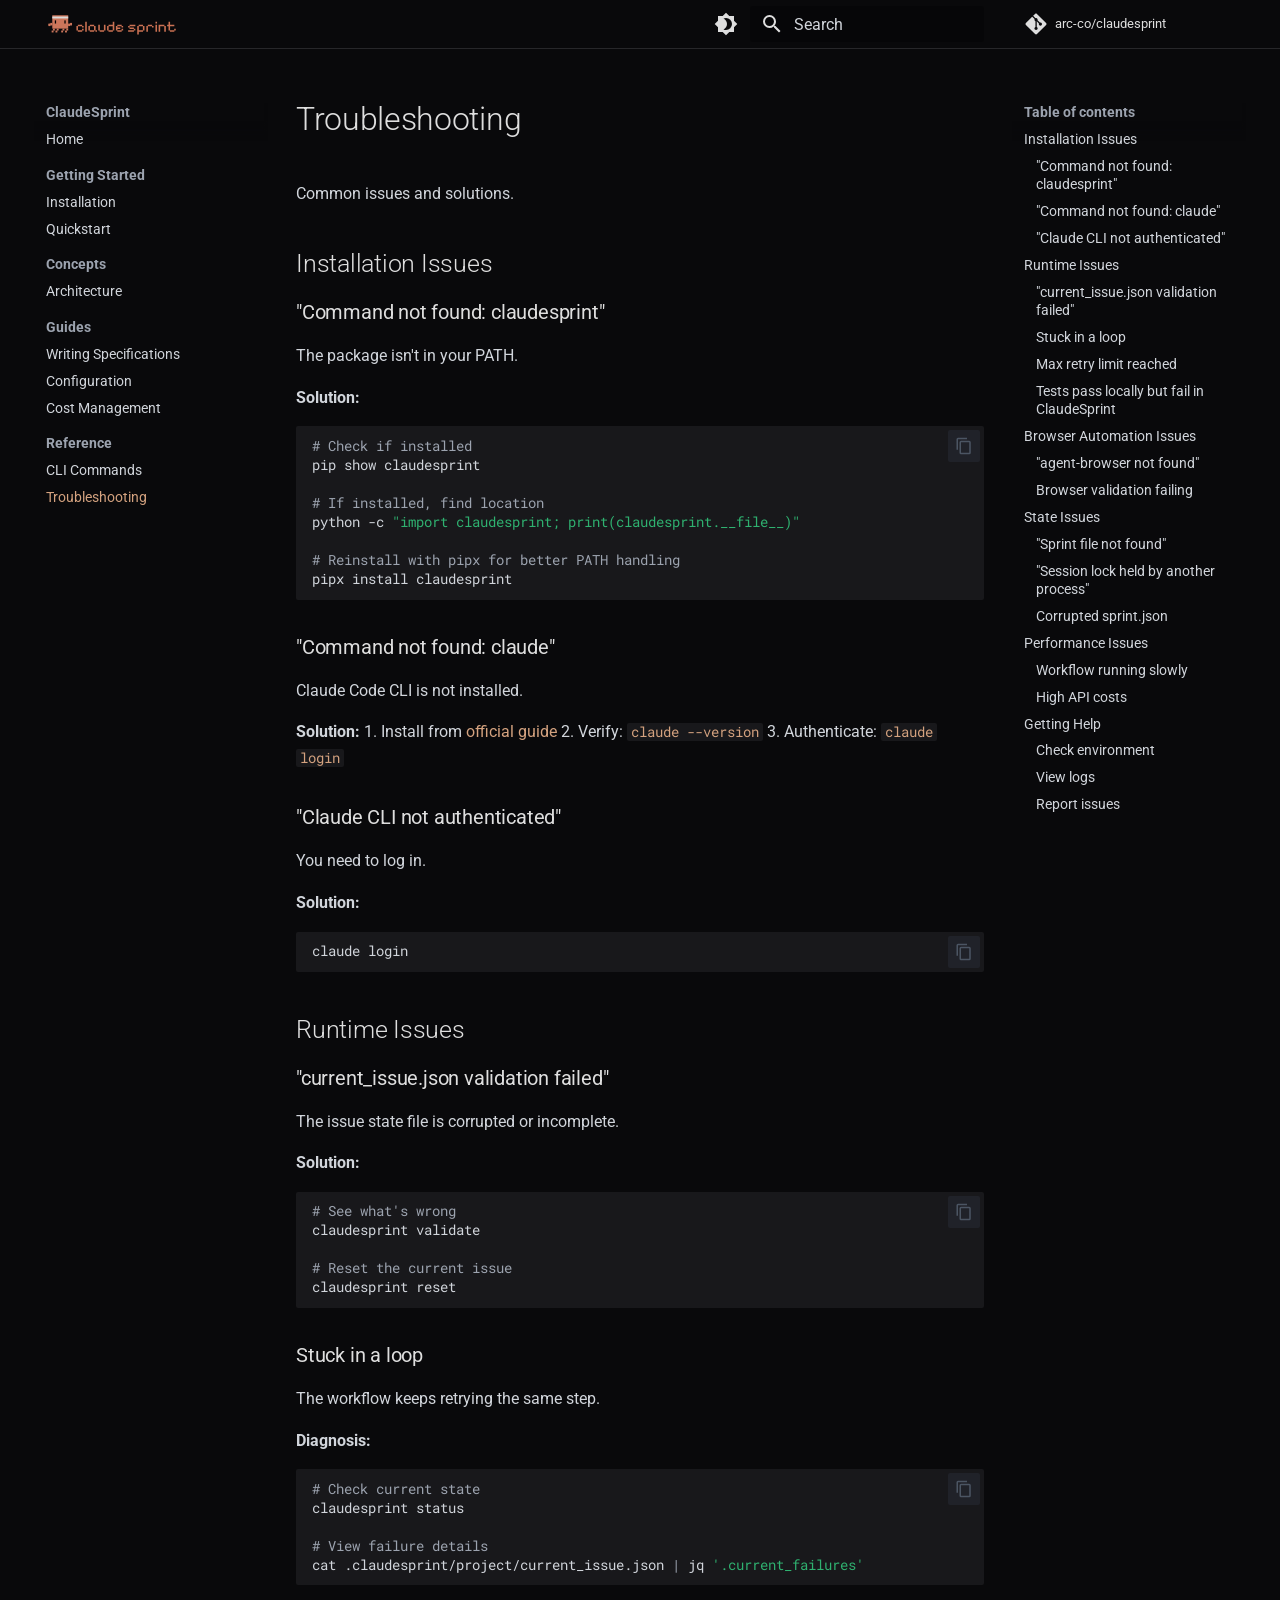
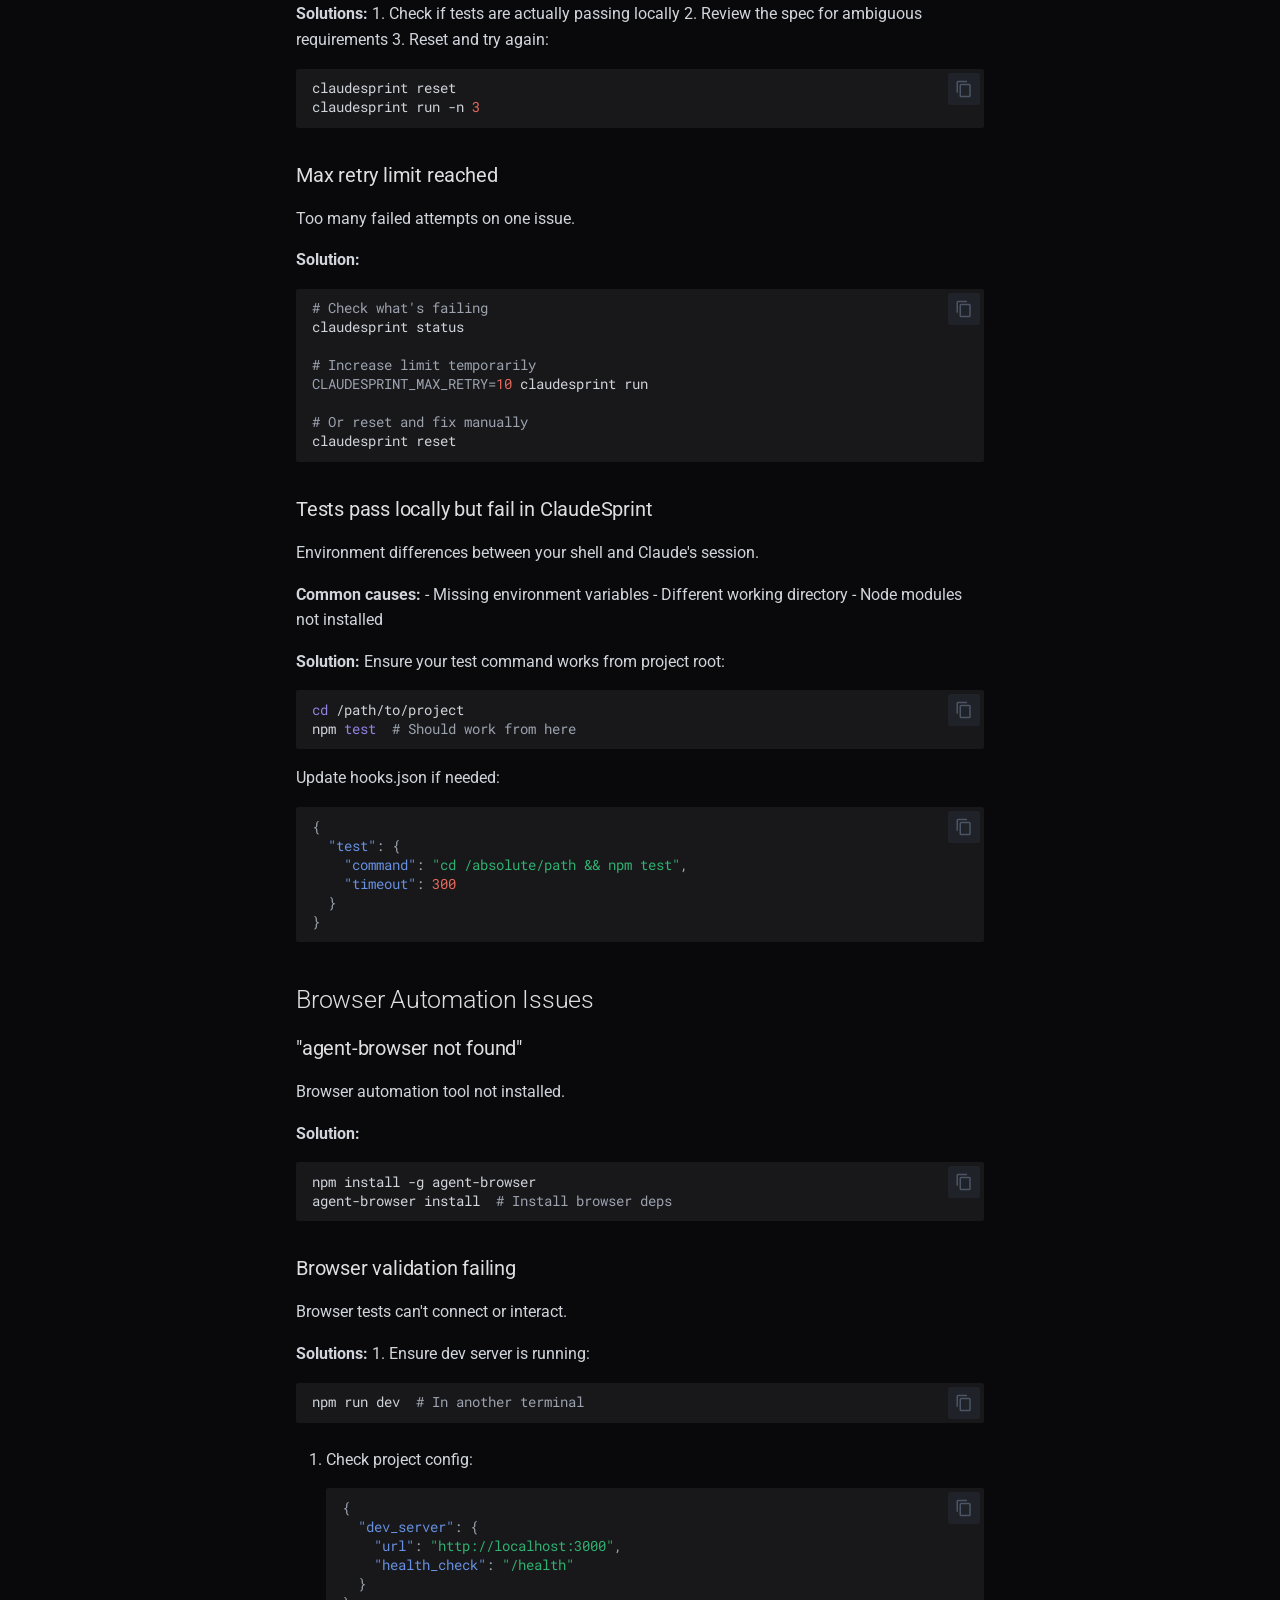
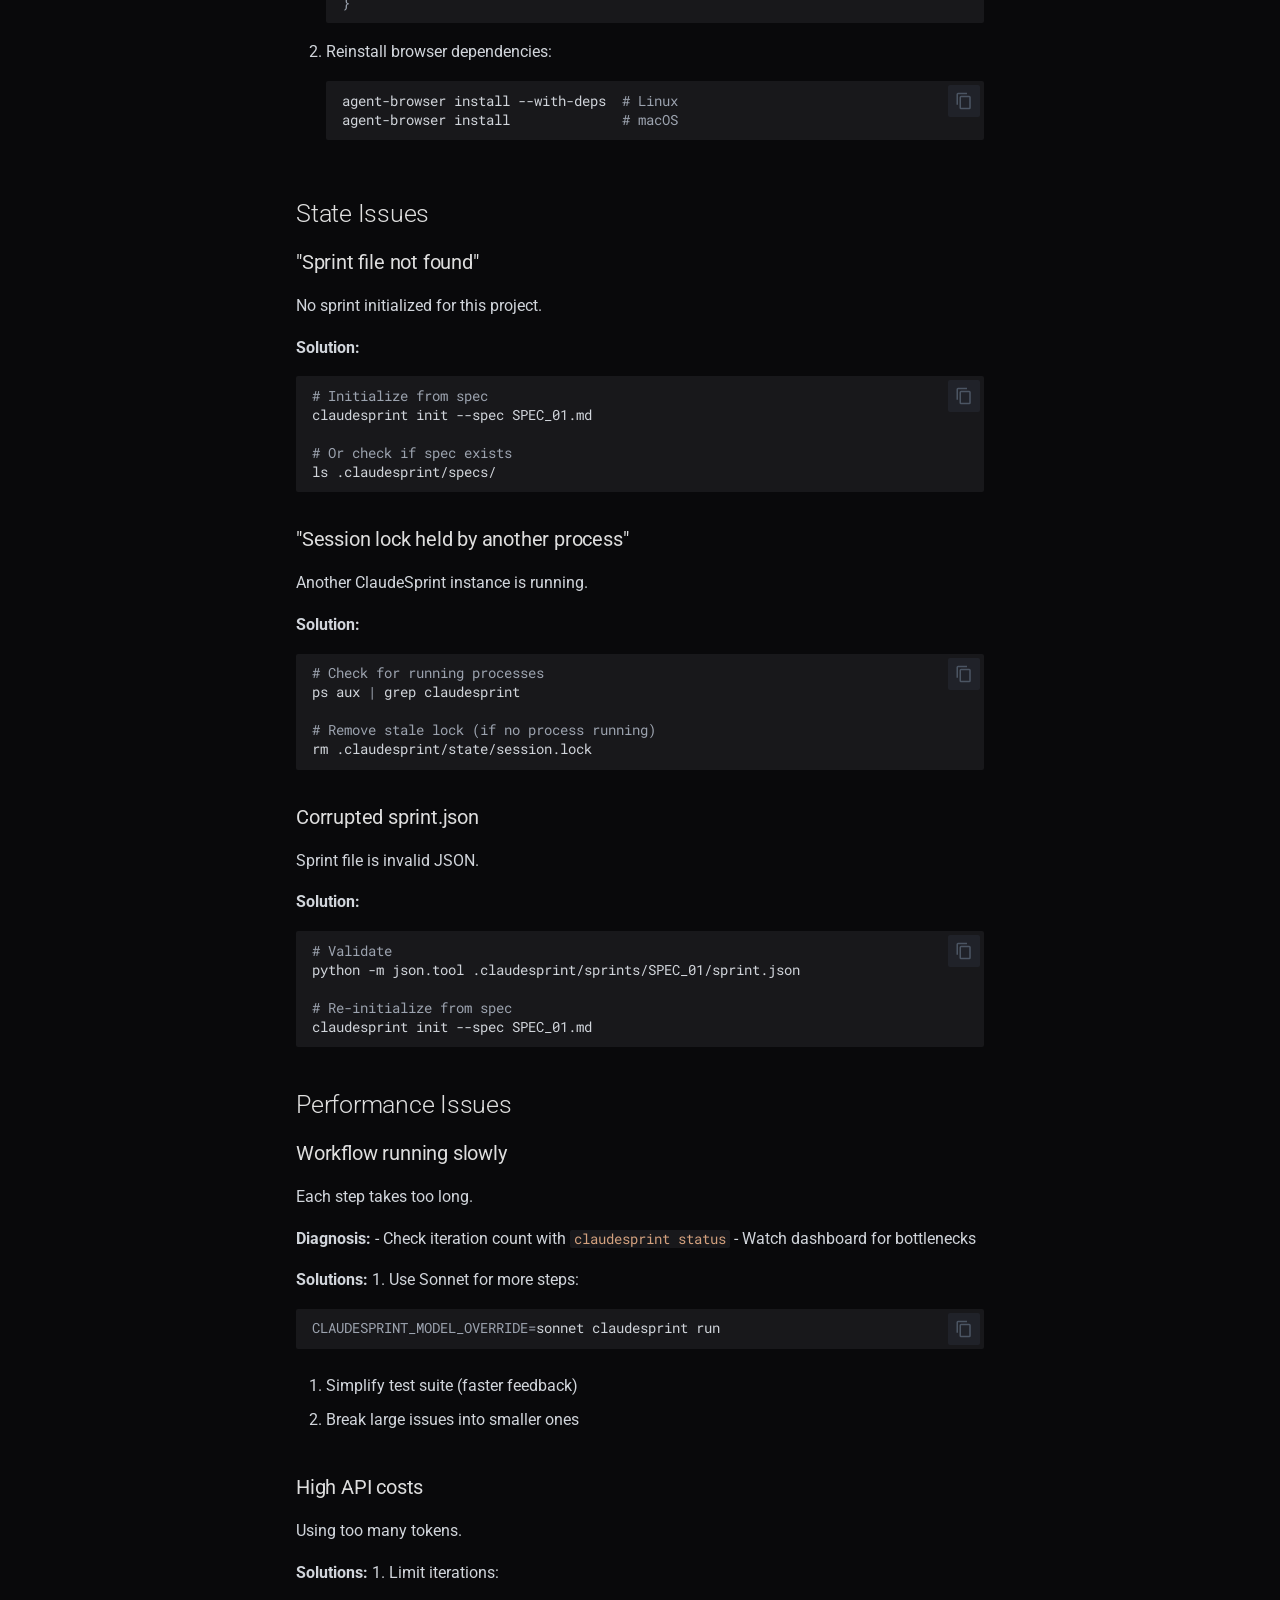
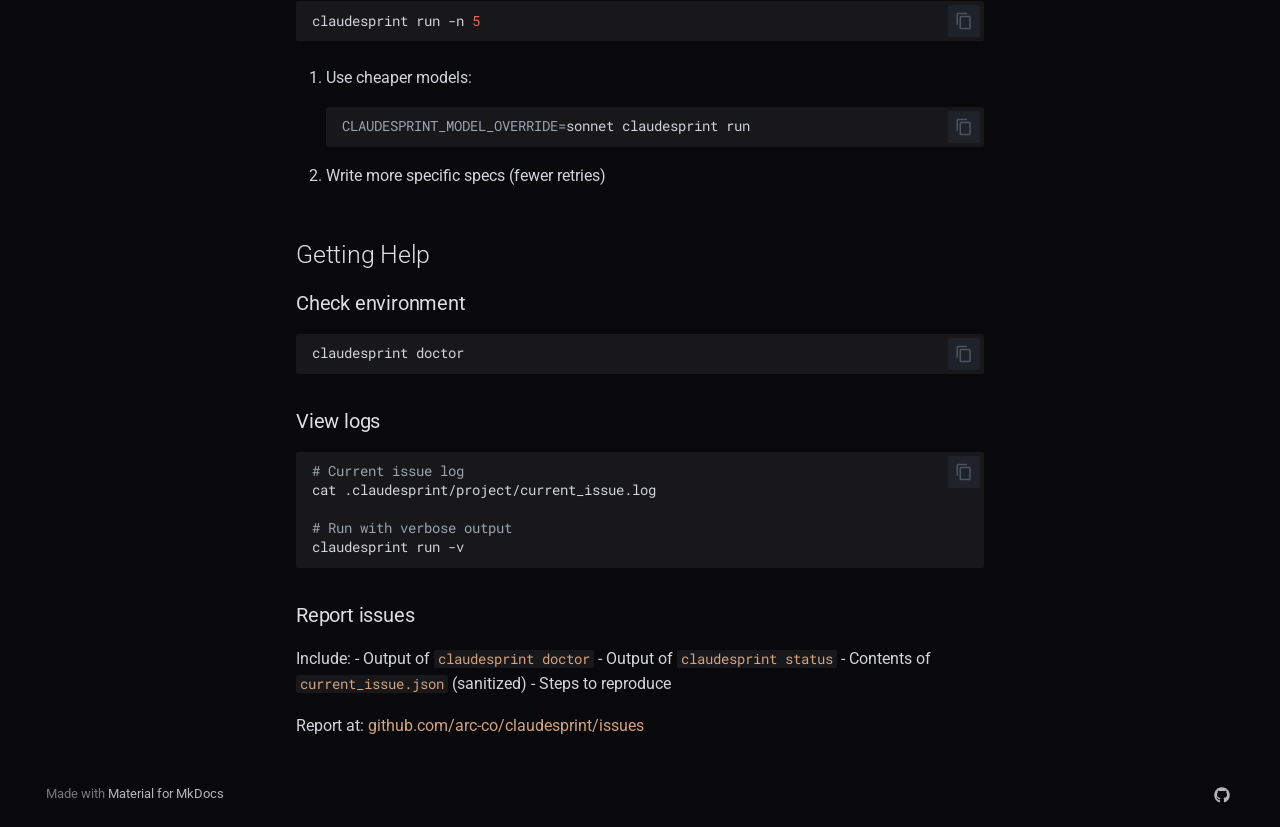
<file: reference/troubleshooting/index.html>
<!doctype html>
<html lang="en" class="no-js">
  <head>
    
      <meta charset="utf-8">
      <meta name="viewport" content="width=device-width,initial-scale=1">
      
        <meta name="description" content="Autonomous AI-driven software development">
      
      
      
        <link rel="canonical" href="https://arc-co.github.io/claudesprint/reference/troubleshooting/">
      
      
        <link rel="prev" href="../cli-commands/">
      
      
      
        
      
      
      <link rel="icon" href="../../assets/favicon.png">
      <meta name="generator" content="mkdocs-1.6.1, mkdocs-material-9.7.1">
    
    
      
        <title>Troubleshooting - ClaudeSprint</title>
      
    
    
      <link rel="stylesheet" href="../../assets/stylesheets/main.484c7ddc.min.css">
      
        
        <link rel="stylesheet" href="../../assets/stylesheets/palette.ab4e12ef.min.css">
      
      


    
    
      
    
    
      
        
        
        <link rel="preconnect" href="https://fonts.gstatic.com" crossorigin>
        <link rel="stylesheet" href="https://fonts.googleapis.com/css?family=Roboto:300,300i,400,400i,700,700i%7CRoboto+Mono:400,400i,700,700i&display=fallback">
        <style>:root{--md-text-font:"Roboto";--md-code-font:"Roboto Mono"}</style>
      
    
    
      <link rel="stylesheet" href="../../stylesheets/custom.css">
    
    <script>__md_scope=new URL("../..",location),__md_hash=e=>[...e].reduce(((e,_)=>(e<<5)-e+_.charCodeAt(0)),0),__md_get=(e,_=localStorage,t=__md_scope)=>JSON.parse(_.getItem(t.pathname+"."+e)),__md_set=(e,_,t=localStorage,a=__md_scope)=>{try{t.setItem(a.pathname+"."+e,JSON.stringify(_))}catch(e){}}</script>
    
      

    
    
  </head>
  
  
    
    
      
    
    
    
    
    <body dir="ltr" data-md-color-scheme="slate" data-md-color-primary="indigo" data-md-color-accent="indigo">
  
    
    <input class="md-toggle" data-md-toggle="drawer" type="checkbox" id="__drawer" autocomplete="off">
    <input class="md-toggle" data-md-toggle="search" type="checkbox" id="__search" autocomplete="off">
    <label class="md-overlay" for="__drawer"></label>
    <div data-md-component="skip">
      
        
        <a href="#troubleshooting" class="md-skip">
          Skip to content
        </a>
      
    </div>
    <div data-md-component="announce">
      
    </div>
    
    
      

  

<header class="md-header md-header--shadow" data-md-component="header">
  <nav class="md-header__inner md-grid" aria-label="Header">
    <a href="../.." title="ClaudeSprint" class="md-header__button md-logo" aria-label="ClaudeSprint" data-md-component="logo">
      
  <img src="../../assets/claudesprint_logo.svg" alt="logo">

    </a>
    <label class="md-header__button md-icon" for="__drawer">
      
      <svg xmlns="http://www.w3.org/2000/svg" viewBox="0 0 24 24"><path d="M3 6h18v2H3zm0 5h18v2H3zm0 5h18v2H3z"/></svg>
    </label>
    <div class="md-header__title" data-md-component="header-title">
      <div class="md-header__ellipsis">
        <div class="md-header__topic">
          <span class="md-ellipsis">
            ClaudeSprint
          </span>
        </div>
        <div class="md-header__topic" data-md-component="header-topic">
          <span class="md-ellipsis">
            
              Troubleshooting
            
          </span>
        </div>
      </div>
    </div>
    
      
        <form class="md-header__option" data-md-component="palette">
  
    
    
    
    <input class="md-option" data-md-color-media="" data-md-color-scheme="slate" data-md-color-primary="indigo" data-md-color-accent="indigo"  aria-label="Switch to light mode"  type="radio" name="__palette" id="__palette_0">
    
      <label class="md-header__button md-icon" title="Switch to light mode" for="__palette_1" hidden>
        <svg xmlns="http://www.w3.org/2000/svg" viewBox="0 0 24 24"><path d="M12 18c-.89 0-1.74-.2-2.5-.55C11.56 16.5 13 14.42 13 12s-1.44-4.5-3.5-5.45C10.26 6.2 11.11 6 12 6a6 6 0 0 1 6 6 6 6 0 0 1-6 6m8-9.31V4h-4.69L12 .69 8.69 4H4v4.69L.69 12 4 15.31V20h4.69L12 23.31 15.31 20H20v-4.69L23.31 12z"/></svg>
      </label>
    
  
    
    
    
    <input class="md-option" data-md-color-media="" data-md-color-scheme="default" data-md-color-primary="indigo" data-md-color-accent="indigo"  aria-label="Switch to dark mode"  type="radio" name="__palette" id="__palette_1">
    
      <label class="md-header__button md-icon" title="Switch to dark mode" for="__palette_0" hidden>
        <svg xmlns="http://www.w3.org/2000/svg" viewBox="0 0 24 24"><path d="M12 8a4 4 0 0 0-4 4 4 4 0 0 0 4 4 4 4 0 0 0 4-4 4 4 0 0 0-4-4m0 10a6 6 0 0 1-6-6 6 6 0 0 1 6-6 6 6 0 0 1 6 6 6 6 0 0 1-6 6m8-9.31V4h-4.69L12 .69 8.69 4H4v4.69L.69 12 4 15.31V20h4.69L12 23.31 15.31 20H20v-4.69L23.31 12z"/></svg>
      </label>
    
  
</form>
      
    
    
      <script>var palette=__md_get("__palette");if(palette&&palette.color){if("(prefers-color-scheme)"===palette.color.media){var media=matchMedia("(prefers-color-scheme: light)"),input=document.querySelector(media.matches?"[data-md-color-media='(prefers-color-scheme: light)']":"[data-md-color-media='(prefers-color-scheme: dark)']");palette.color.media=input.getAttribute("data-md-color-media"),palette.color.scheme=input.getAttribute("data-md-color-scheme"),palette.color.primary=input.getAttribute("data-md-color-primary"),palette.color.accent=input.getAttribute("data-md-color-accent")}for(var[key,value]of Object.entries(palette.color))document.body.setAttribute("data-md-color-"+key,value)}</script>
    
    
    
      
      
        <label class="md-header__button md-icon" for="__search">
          
          <svg xmlns="http://www.w3.org/2000/svg" viewBox="0 0 24 24"><path d="M9.5 3A6.5 6.5 0 0 1 16 9.5c0 1.61-.59 3.09-1.56 4.23l.27.27h.79l5 5-1.5 1.5-5-5v-.79l-.27-.27A6.52 6.52 0 0 1 9.5 16 6.5 6.5 0 0 1 3 9.5 6.5 6.5 0 0 1 9.5 3m0 2C7 5 5 7 5 9.5S7 14 9.5 14 14 12 14 9.5 12 5 9.5 5"/></svg>
        </label>
        <div class="md-search" data-md-component="search" role="dialog">
  <label class="md-search__overlay" for="__search"></label>
  <div class="md-search__inner" role="search">
    <form class="md-search__form" name="search">
      <input type="text" class="md-search__input" name="query" aria-label="Search" placeholder="Search" autocapitalize="off" autocorrect="off" autocomplete="off" spellcheck="false" data-md-component="search-query" required>
      <label class="md-search__icon md-icon" for="__search">
        
        <svg xmlns="http://www.w3.org/2000/svg" viewBox="0 0 24 24"><path d="M9.5 3A6.5 6.5 0 0 1 16 9.5c0 1.61-.59 3.09-1.56 4.23l.27.27h.79l5 5-1.5 1.5-5-5v-.79l-.27-.27A6.52 6.52 0 0 1 9.5 16 6.5 6.5 0 0 1 3 9.5 6.5 6.5 0 0 1 9.5 3m0 2C7 5 5 7 5 9.5S7 14 9.5 14 14 12 14 9.5 12 5 9.5 5"/></svg>
        
        <svg xmlns="http://www.w3.org/2000/svg" viewBox="0 0 24 24"><path d="M20 11v2H8l5.5 5.5-1.42 1.42L4.16 12l7.92-7.92L13.5 5.5 8 11z"/></svg>
      </label>
      <nav class="md-search__options" aria-label="Search">
        
        <button type="reset" class="md-search__icon md-icon" title="Clear" aria-label="Clear" tabindex="-1">
          
          <svg xmlns="http://www.w3.org/2000/svg" viewBox="0 0 24 24"><path d="M19 6.41 17.59 5 12 10.59 6.41 5 5 6.41 10.59 12 5 17.59 6.41 19 12 13.41 17.59 19 19 17.59 13.41 12z"/></svg>
        </button>
      </nav>
      
    </form>
    <div class="md-search__output">
      <div class="md-search__scrollwrap" tabindex="0" data-md-scrollfix>
        <div class="md-search-result" data-md-component="search-result">
          <div class="md-search-result__meta">
            Initializing search
          </div>
          <ol class="md-search-result__list" role="presentation"></ol>
        </div>
      </div>
    </div>
  </div>
</div>
      
    
    
      <div class="md-header__source">
        <a href="https://github.com/arc-co/claudesprint" title="Go to repository" class="md-source" data-md-component="source">
  <div class="md-source__icon md-icon">
    
    <svg xmlns="http://www.w3.org/2000/svg" viewBox="0 0 448 512"><!--! Font Awesome Free 7.1.0 by @fontawesome - https://fontawesome.com License - https://fontawesome.com/license/free (Icons: CC BY 4.0, Fonts: SIL OFL 1.1, Code: MIT License) Copyright 2025 Fonticons, Inc.--><path d="M439.6 236.1 244 40.5c-5.4-5.5-12.8-8.5-20.4-8.5s-15 3-20.4 8.4L162.5 81l51.5 51.5c27.1-9.1 52.7 16.8 43.4 43.7l49.7 49.7c34.2-11.8 61.2 31 35.5 56.7-26.5 26.5-70.2-2.9-56-37.3L240.3 199v121.9c25.3 12.5 22.3 41.8 9.1 55-6.4 6.4-15.2 10.1-24.3 10.1s-17.8-3.6-24.3-10.1c-17.6-17.6-11.1-46.9 11.2-56v-123c-20.8-8.5-24.6-30.7-18.6-45L142.6 101 8.5 235.1C3 240.6 0 247.9 0 255.5s3 15 8.5 20.4l195.6 195.7c5.4 5.4 12.7 8.4 20.4 8.4s15-3 20.4-8.4l194.7-194.7c5.4-5.4 8.4-12.8 8.4-20.4s-3-15-8.4-20.4"/></svg>
  </div>
  <div class="md-source__repository">
    arc-co/claudesprint
  </div>
</a>
      </div>
    
  </nav>
  
</header>
    
    <div class="md-container" data-md-component="container">
      
      
        
          
        
      
      <main class="md-main" data-md-component="main">
        <div class="md-main__inner md-grid">
          
            
              
              <div class="md-sidebar md-sidebar--primary" data-md-component="sidebar" data-md-type="navigation" >
                <div class="md-sidebar__scrollwrap">
                  <div class="md-sidebar__inner">
                    



<nav class="md-nav md-nav--primary" aria-label="Navigation" data-md-level="0">
  <label class="md-nav__title" for="__drawer">
    <a href="../.." title="ClaudeSprint" class="md-nav__button md-logo" aria-label="ClaudeSprint" data-md-component="logo">
      
  <img src="../../assets/claudesprint_logo.svg" alt="logo">

    </a>
    ClaudeSprint
  </label>
  
    <div class="md-nav__source">
      <a href="https://github.com/arc-co/claudesprint" title="Go to repository" class="md-source" data-md-component="source">
  <div class="md-source__icon md-icon">
    
    <svg xmlns="http://www.w3.org/2000/svg" viewBox="0 0 448 512"><!--! Font Awesome Free 7.1.0 by @fontawesome - https://fontawesome.com License - https://fontawesome.com/license/free (Icons: CC BY 4.0, Fonts: SIL OFL 1.1, Code: MIT License) Copyright 2025 Fonticons, Inc.--><path d="M439.6 236.1 244 40.5c-5.4-5.5-12.8-8.5-20.4-8.5s-15 3-20.4 8.4L162.5 81l51.5 51.5c27.1-9.1 52.7 16.8 43.4 43.7l49.7 49.7c34.2-11.8 61.2 31 35.5 56.7-26.5 26.5-70.2-2.9-56-37.3L240.3 199v121.9c25.3 12.5 22.3 41.8 9.1 55-6.4 6.4-15.2 10.1-24.3 10.1s-17.8-3.6-24.3-10.1c-17.6-17.6-11.1-46.9 11.2-56v-123c-20.8-8.5-24.6-30.7-18.6-45L142.6 101 8.5 235.1C3 240.6 0 247.9 0 255.5s3 15 8.5 20.4l195.6 195.7c5.4 5.4 12.7 8.4 20.4 8.4s15-3 20.4-8.4l194.7-194.7c5.4-5.4 8.4-12.8 8.4-20.4s-3-15-8.4-20.4"/></svg>
  </div>
  <div class="md-source__repository">
    arc-co/claudesprint
  </div>
</a>
    </div>
  
  <ul class="md-nav__list" data-md-scrollfix>
    
      
      
  
  
  
  
    <li class="md-nav__item">
      <a href="../.." class="md-nav__link">
        
  
  
  <span class="md-ellipsis">
    
  
    Home
  

    
  </span>
  
  

      </a>
    </li>
  

    
      
      
  
  
  
  
    
    
    
    
      
        
        
      
    
    
    <li class="md-nav__item md-nav__item--section md-nav__item--nested">
      
        
        
          
        
        <input class="md-nav__toggle md-toggle md-toggle--indeterminate" type="checkbox" id="__nav_2" >
        
          
          <label class="md-nav__link" for="__nav_2" id="__nav_2_label" tabindex="">
            
  
  
  <span class="md-ellipsis">
    
  
    Getting Started
  

    
  </span>
  
  

            <span class="md-nav__icon md-icon"></span>
          </label>
        
        <nav class="md-nav" data-md-level="1" aria-labelledby="__nav_2_label" aria-expanded="false">
          <label class="md-nav__title" for="__nav_2">
            <span class="md-nav__icon md-icon"></span>
            
  
    Getting Started
  

          </label>
          <ul class="md-nav__list" data-md-scrollfix>
            
              
                
  
  
  
  
    <li class="md-nav__item">
      <a href="../../getting-started/installation/" class="md-nav__link">
        
  
  
  <span class="md-ellipsis">
    
  
    Installation
  

    
  </span>
  
  

      </a>
    </li>
  

              
            
              
                
  
  
  
  
    <li class="md-nav__item">
      <a href="../../getting-started/quickstart/" class="md-nav__link">
        
  
  
  <span class="md-ellipsis">
    
  
    Quickstart
  

    
  </span>
  
  

      </a>
    </li>
  

              
            
          </ul>
        </nav>
      
    </li>
  

    
      
      
  
  
  
  
    
    
    
    
      
        
        
      
    
    
    <li class="md-nav__item md-nav__item--section md-nav__item--nested">
      
        
        
          
        
        <input class="md-nav__toggle md-toggle md-toggle--indeterminate" type="checkbox" id="__nav_3" >
        
          
          <label class="md-nav__link" for="__nav_3" id="__nav_3_label" tabindex="">
            
  
  
  <span class="md-ellipsis">
    
  
    Concepts
  

    
  </span>
  
  

            <span class="md-nav__icon md-icon"></span>
          </label>
        
        <nav class="md-nav" data-md-level="1" aria-labelledby="__nav_3_label" aria-expanded="false">
          <label class="md-nav__title" for="__nav_3">
            <span class="md-nav__icon md-icon"></span>
            
  
    Concepts
  

          </label>
          <ul class="md-nav__list" data-md-scrollfix>
            
              
                
  
  
  
  
    <li class="md-nav__item">
      <a href="../../concepts/architecture/" class="md-nav__link">
        
  
  
  <span class="md-ellipsis">
    
  
    Architecture
  

    
  </span>
  
  

      </a>
    </li>
  

              
            
          </ul>
        </nav>
      
    </li>
  

    
      
      
  
  
  
  
    
    
    
    
      
        
        
      
    
    
    <li class="md-nav__item md-nav__item--section md-nav__item--nested">
      
        
        
          
        
        <input class="md-nav__toggle md-toggle md-toggle--indeterminate" type="checkbox" id="__nav_4" >
        
          
          <label class="md-nav__link" for="__nav_4" id="__nav_4_label" tabindex="">
            
  
  
  <span class="md-ellipsis">
    
  
    Guides
  

    
  </span>
  
  

            <span class="md-nav__icon md-icon"></span>
          </label>
        
        <nav class="md-nav" data-md-level="1" aria-labelledby="__nav_4_label" aria-expanded="false">
          <label class="md-nav__title" for="__nav_4">
            <span class="md-nav__icon md-icon"></span>
            
  
    Guides
  

          </label>
          <ul class="md-nav__list" data-md-scrollfix>
            
              
                
  
  
  
  
    <li class="md-nav__item">
      <a href="../../guides/specifications/" class="md-nav__link">
        
  
  
  <span class="md-ellipsis">
    
  
    Writing Specifications
  

    
  </span>
  
  

      </a>
    </li>
  

              
            
              
                
  
  
  
  
    <li class="md-nav__item">
      <a href="../../guides/configuration/" class="md-nav__link">
        
  
  
  <span class="md-ellipsis">
    
  
    Configuration
  

    
  </span>
  
  

      </a>
    </li>
  

              
            
              
                
  
  
  
  
    <li class="md-nav__item">
      <a href="../../guides/cost-management/" class="md-nav__link">
        
  
  
  <span class="md-ellipsis">
    
  
    Cost Management
  

    
  </span>
  
  

      </a>
    </li>
  

              
            
          </ul>
        </nav>
      
    </li>
  

    
      
      
  
  
    
  
  
  
    
    
    
    
      
        
        
      
    
    
    <li class="md-nav__item md-nav__item--active md-nav__item--section md-nav__item--nested">
      
        
        
        <input class="md-nav__toggle md-toggle " type="checkbox" id="__nav_5" checked>
        
          
          <label class="md-nav__link" for="__nav_5" id="__nav_5_label" tabindex="">
            
  
  
  <span class="md-ellipsis">
    
  
    Reference
  

    
  </span>
  
  

            <span class="md-nav__icon md-icon"></span>
          </label>
        
        <nav class="md-nav" data-md-level="1" aria-labelledby="__nav_5_label" aria-expanded="true">
          <label class="md-nav__title" for="__nav_5">
            <span class="md-nav__icon md-icon"></span>
            
  
    Reference
  

          </label>
          <ul class="md-nav__list" data-md-scrollfix>
            
              
                
  
  
  
  
    <li class="md-nav__item">
      <a href="../cli-commands/" class="md-nav__link">
        
  
  
  <span class="md-ellipsis">
    
  
    CLI Commands
  

    
  </span>
  
  

      </a>
    </li>
  

              
            
              
                
  
  
    
  
  
  
    <li class="md-nav__item md-nav__item--active">
      
      <input class="md-nav__toggle md-toggle" type="checkbox" id="__toc">
      
      
        
      
      
        <label class="md-nav__link md-nav__link--active" for="__toc">
          
  
  
  <span class="md-ellipsis">
    
  
    Troubleshooting
  

    
  </span>
  
  

          <span class="md-nav__icon md-icon"></span>
        </label>
      
      <a href="./" class="md-nav__link md-nav__link--active">
        
  
  
  <span class="md-ellipsis">
    
  
    Troubleshooting
  

    
  </span>
  
  

      </a>
      
        

<nav class="md-nav md-nav--secondary" aria-label="Table of contents">
  
  
  
    
  
  
    <label class="md-nav__title" for="__toc">
      <span class="md-nav__icon md-icon"></span>
      Table of contents
    </label>
    <ul class="md-nav__list" data-md-component="toc" data-md-scrollfix>
      
        <li class="md-nav__item">
  <a href="#installation-issues" class="md-nav__link">
    <span class="md-ellipsis">
      
        Installation Issues
      
    </span>
  </a>
  
    <nav class="md-nav" aria-label="Installation Issues">
      <ul class="md-nav__list">
        
          <li class="md-nav__item">
  <a href="#command-not-found-claudesprint" class="md-nav__link">
    <span class="md-ellipsis">
      
        "Command not found: claudesprint"
      
    </span>
  </a>
  
</li>
        
          <li class="md-nav__item">
  <a href="#command-not-found-claude" class="md-nav__link">
    <span class="md-ellipsis">
      
        "Command not found: claude"
      
    </span>
  </a>
  
</li>
        
          <li class="md-nav__item">
  <a href="#claude-cli-not-authenticated" class="md-nav__link">
    <span class="md-ellipsis">
      
        "Claude CLI not authenticated"
      
    </span>
  </a>
  
</li>
        
      </ul>
    </nav>
  
</li>
      
        <li class="md-nav__item">
  <a href="#runtime-issues" class="md-nav__link">
    <span class="md-ellipsis">
      
        Runtime Issues
      
    </span>
  </a>
  
    <nav class="md-nav" aria-label="Runtime Issues">
      <ul class="md-nav__list">
        
          <li class="md-nav__item">
  <a href="#current_issuejson-validation-failed" class="md-nav__link">
    <span class="md-ellipsis">
      
        "current_issue.json validation failed"
      
    </span>
  </a>
  
</li>
        
          <li class="md-nav__item">
  <a href="#stuck-in-a-loop" class="md-nav__link">
    <span class="md-ellipsis">
      
        Stuck in a loop
      
    </span>
  </a>
  
</li>
        
          <li class="md-nav__item">
  <a href="#max-retry-limit-reached" class="md-nav__link">
    <span class="md-ellipsis">
      
        Max retry limit reached
      
    </span>
  </a>
  
</li>
        
          <li class="md-nav__item">
  <a href="#tests-pass-locally-but-fail-in-claudesprint" class="md-nav__link">
    <span class="md-ellipsis">
      
        Tests pass locally but fail in ClaudeSprint
      
    </span>
  </a>
  
</li>
        
      </ul>
    </nav>
  
</li>
      
        <li class="md-nav__item">
  <a href="#browser-automation-issues" class="md-nav__link">
    <span class="md-ellipsis">
      
        Browser Automation Issues
      
    </span>
  </a>
  
    <nav class="md-nav" aria-label="Browser Automation Issues">
      <ul class="md-nav__list">
        
          <li class="md-nav__item">
  <a href="#agent-browser-not-found" class="md-nav__link">
    <span class="md-ellipsis">
      
        "agent-browser not found"
      
    </span>
  </a>
  
</li>
        
          <li class="md-nav__item">
  <a href="#browser-validation-failing" class="md-nav__link">
    <span class="md-ellipsis">
      
        Browser validation failing
      
    </span>
  </a>
  
</li>
        
      </ul>
    </nav>
  
</li>
      
        <li class="md-nav__item">
  <a href="#state-issues" class="md-nav__link">
    <span class="md-ellipsis">
      
        State Issues
      
    </span>
  </a>
  
    <nav class="md-nav" aria-label="State Issues">
      <ul class="md-nav__list">
        
          <li class="md-nav__item">
  <a href="#sprint-file-not-found" class="md-nav__link">
    <span class="md-ellipsis">
      
        "Sprint file not found"
      
    </span>
  </a>
  
</li>
        
          <li class="md-nav__item">
  <a href="#session-lock-held-by-another-process" class="md-nav__link">
    <span class="md-ellipsis">
      
        "Session lock held by another process"
      
    </span>
  </a>
  
</li>
        
          <li class="md-nav__item">
  <a href="#corrupted-sprintjson" class="md-nav__link">
    <span class="md-ellipsis">
      
        Corrupted sprint.json
      
    </span>
  </a>
  
</li>
        
      </ul>
    </nav>
  
</li>
      
        <li class="md-nav__item">
  <a href="#performance-issues" class="md-nav__link">
    <span class="md-ellipsis">
      
        Performance Issues
      
    </span>
  </a>
  
    <nav class="md-nav" aria-label="Performance Issues">
      <ul class="md-nav__list">
        
          <li class="md-nav__item">
  <a href="#workflow-running-slowly" class="md-nav__link">
    <span class="md-ellipsis">
      
        Workflow running slowly
      
    </span>
  </a>
  
</li>
        
          <li class="md-nav__item">
  <a href="#high-api-costs" class="md-nav__link">
    <span class="md-ellipsis">
      
        High API costs
      
    </span>
  </a>
  
</li>
        
      </ul>
    </nav>
  
</li>
      
        <li class="md-nav__item">
  <a href="#getting-help" class="md-nav__link">
    <span class="md-ellipsis">
      
        Getting Help
      
    </span>
  </a>
  
    <nav class="md-nav" aria-label="Getting Help">
      <ul class="md-nav__list">
        
          <li class="md-nav__item">
  <a href="#check-environment" class="md-nav__link">
    <span class="md-ellipsis">
      
        Check environment
      
    </span>
  </a>
  
</li>
        
          <li class="md-nav__item">
  <a href="#view-logs" class="md-nav__link">
    <span class="md-ellipsis">
      
        View logs
      
    </span>
  </a>
  
</li>
        
          <li class="md-nav__item">
  <a href="#report-issues" class="md-nav__link">
    <span class="md-ellipsis">
      
        Report issues
      
    </span>
  </a>
  
</li>
        
      </ul>
    </nav>
  
</li>
      
    </ul>
  
</nav>
      
    </li>
  

              
            
          </ul>
        </nav>
      
    </li>
  

    
  </ul>
</nav>
                  </div>
                </div>
              </div>
            
            
              
              <div class="md-sidebar md-sidebar--secondary" data-md-component="sidebar" data-md-type="toc" >
                <div class="md-sidebar__scrollwrap">
                  <div class="md-sidebar__inner">
                    

<nav class="md-nav md-nav--secondary" aria-label="Table of contents">
  
  
  
    
  
  
    <label class="md-nav__title" for="__toc">
      <span class="md-nav__icon md-icon"></span>
      Table of contents
    </label>
    <ul class="md-nav__list" data-md-component="toc" data-md-scrollfix>
      
        <li class="md-nav__item">
  <a href="#installation-issues" class="md-nav__link">
    <span class="md-ellipsis">
      
        Installation Issues
      
    </span>
  </a>
  
    <nav class="md-nav" aria-label="Installation Issues">
      <ul class="md-nav__list">
        
          <li class="md-nav__item">
  <a href="#command-not-found-claudesprint" class="md-nav__link">
    <span class="md-ellipsis">
      
        "Command not found: claudesprint"
      
    </span>
  </a>
  
</li>
        
          <li class="md-nav__item">
  <a href="#command-not-found-claude" class="md-nav__link">
    <span class="md-ellipsis">
      
        "Command not found: claude"
      
    </span>
  </a>
  
</li>
        
          <li class="md-nav__item">
  <a href="#claude-cli-not-authenticated" class="md-nav__link">
    <span class="md-ellipsis">
      
        "Claude CLI not authenticated"
      
    </span>
  </a>
  
</li>
        
      </ul>
    </nav>
  
</li>
      
        <li class="md-nav__item">
  <a href="#runtime-issues" class="md-nav__link">
    <span class="md-ellipsis">
      
        Runtime Issues
      
    </span>
  </a>
  
    <nav class="md-nav" aria-label="Runtime Issues">
      <ul class="md-nav__list">
        
          <li class="md-nav__item">
  <a href="#current_issuejson-validation-failed" class="md-nav__link">
    <span class="md-ellipsis">
      
        "current_issue.json validation failed"
      
    </span>
  </a>
  
</li>
        
          <li class="md-nav__item">
  <a href="#stuck-in-a-loop" class="md-nav__link">
    <span class="md-ellipsis">
      
        Stuck in a loop
      
    </span>
  </a>
  
</li>
        
          <li class="md-nav__item">
  <a href="#max-retry-limit-reached" class="md-nav__link">
    <span class="md-ellipsis">
      
        Max retry limit reached
      
    </span>
  </a>
  
</li>
        
          <li class="md-nav__item">
  <a href="#tests-pass-locally-but-fail-in-claudesprint" class="md-nav__link">
    <span class="md-ellipsis">
      
        Tests pass locally but fail in ClaudeSprint
      
    </span>
  </a>
  
</li>
        
      </ul>
    </nav>
  
</li>
      
        <li class="md-nav__item">
  <a href="#browser-automation-issues" class="md-nav__link">
    <span class="md-ellipsis">
      
        Browser Automation Issues
      
    </span>
  </a>
  
    <nav class="md-nav" aria-label="Browser Automation Issues">
      <ul class="md-nav__list">
        
          <li class="md-nav__item">
  <a href="#agent-browser-not-found" class="md-nav__link">
    <span class="md-ellipsis">
      
        "agent-browser not found"
      
    </span>
  </a>
  
</li>
        
          <li class="md-nav__item">
  <a href="#browser-validation-failing" class="md-nav__link">
    <span class="md-ellipsis">
      
        Browser validation failing
      
    </span>
  </a>
  
</li>
        
      </ul>
    </nav>
  
</li>
      
        <li class="md-nav__item">
  <a href="#state-issues" class="md-nav__link">
    <span class="md-ellipsis">
      
        State Issues
      
    </span>
  </a>
  
    <nav class="md-nav" aria-label="State Issues">
      <ul class="md-nav__list">
        
          <li class="md-nav__item">
  <a href="#sprint-file-not-found" class="md-nav__link">
    <span class="md-ellipsis">
      
        "Sprint file not found"
      
    </span>
  </a>
  
</li>
        
          <li class="md-nav__item">
  <a href="#session-lock-held-by-another-process" class="md-nav__link">
    <span class="md-ellipsis">
      
        "Session lock held by another process"
      
    </span>
  </a>
  
</li>
        
          <li class="md-nav__item">
  <a href="#corrupted-sprintjson" class="md-nav__link">
    <span class="md-ellipsis">
      
        Corrupted sprint.json
      
    </span>
  </a>
  
</li>
        
      </ul>
    </nav>
  
</li>
      
        <li class="md-nav__item">
  <a href="#performance-issues" class="md-nav__link">
    <span class="md-ellipsis">
      
        Performance Issues
      
    </span>
  </a>
  
    <nav class="md-nav" aria-label="Performance Issues">
      <ul class="md-nav__list">
        
          <li class="md-nav__item">
  <a href="#workflow-running-slowly" class="md-nav__link">
    <span class="md-ellipsis">
      
        Workflow running slowly
      
    </span>
  </a>
  
</li>
        
          <li class="md-nav__item">
  <a href="#high-api-costs" class="md-nav__link">
    <span class="md-ellipsis">
      
        High API costs
      
    </span>
  </a>
  
</li>
        
      </ul>
    </nav>
  
</li>
      
        <li class="md-nav__item">
  <a href="#getting-help" class="md-nav__link">
    <span class="md-ellipsis">
      
        Getting Help
      
    </span>
  </a>
  
    <nav class="md-nav" aria-label="Getting Help">
      <ul class="md-nav__list">
        
          <li class="md-nav__item">
  <a href="#check-environment" class="md-nav__link">
    <span class="md-ellipsis">
      
        Check environment
      
    </span>
  </a>
  
</li>
        
          <li class="md-nav__item">
  <a href="#view-logs" class="md-nav__link">
    <span class="md-ellipsis">
      
        View logs
      
    </span>
  </a>
  
</li>
        
          <li class="md-nav__item">
  <a href="#report-issues" class="md-nav__link">
    <span class="md-ellipsis">
      
        Report issues
      
    </span>
  </a>
  
</li>
        
      </ul>
    </nav>
  
</li>
      
    </ul>
  
</nav>
                  </div>
                </div>
              </div>
            
          
          
            <div class="md-content" data-md-component="content">
              
              <article class="md-content__inner md-typeset">
                
                  


  
  


<h1 id="troubleshooting">Troubleshooting<a class="headerlink" href="#troubleshooting" title="Permanent link">&para;</a></h1>
<p>Common issues and solutions.</p>
<h2 id="installation-issues">Installation Issues<a class="headerlink" href="#installation-issues" title="Permanent link">&para;</a></h2>
<h3 id="command-not-found-claudesprint">"Command not found: claudesprint"<a class="headerlink" href="#command-not-found-claudesprint" title="Permanent link">&para;</a></h3>
<p>The package isn't in your PATH.</p>
<p><strong>Solution:</strong>
<div class="highlight"><pre><span></span><code><a id="__codelineno-0-1" name="__codelineno-0-1" href="#__codelineno-0-1"></a><span class="c1"># Check if installed</span>
<a id="__codelineno-0-2" name="__codelineno-0-2" href="#__codelineno-0-2"></a>pip<span class="w"> </span>show<span class="w"> </span>claudesprint
<a id="__codelineno-0-3" name="__codelineno-0-3" href="#__codelineno-0-3"></a>
<a id="__codelineno-0-4" name="__codelineno-0-4" href="#__codelineno-0-4"></a><span class="c1"># If installed, find location</span>
<a id="__codelineno-0-5" name="__codelineno-0-5" href="#__codelineno-0-5"></a>python<span class="w"> </span>-c<span class="w"> </span><span class="s2">&quot;import claudesprint; print(claudesprint.__file__)&quot;</span>
<a id="__codelineno-0-6" name="__codelineno-0-6" href="#__codelineno-0-6"></a>
<a id="__codelineno-0-7" name="__codelineno-0-7" href="#__codelineno-0-7"></a><span class="c1"># Reinstall with pipx for better PATH handling</span>
<a id="__codelineno-0-8" name="__codelineno-0-8" href="#__codelineno-0-8"></a>pipx<span class="w"> </span>install<span class="w"> </span>claudesprint
</code></pre></div></p>
<h3 id="command-not-found-claude">"Command not found: claude"<a class="headerlink" href="#command-not-found-claude" title="Permanent link">&para;</a></h3>
<p>Claude Code CLI is not installed.</p>
<p><strong>Solution:</strong>
1. Install from <a href="https://docs.anthropic.com/en/docs/claude-code">official guide</a>
2. Verify: <code>claude --version</code>
3. Authenticate: <code>claude login</code></p>
<h3 id="claude-cli-not-authenticated">"Claude CLI not authenticated"<a class="headerlink" href="#claude-cli-not-authenticated" title="Permanent link">&para;</a></h3>
<p>You need to log in.</p>
<p><strong>Solution:</strong>
<div class="highlight"><pre><span></span><code><a id="__codelineno-1-1" name="__codelineno-1-1" href="#__codelineno-1-1"></a>claude<span class="w"> </span>login
</code></pre></div></p>
<h2 id="runtime-issues">Runtime Issues<a class="headerlink" href="#runtime-issues" title="Permanent link">&para;</a></h2>
<h3 id="current_issuejson-validation-failed">"current_issue.json validation failed"<a class="headerlink" href="#current_issuejson-validation-failed" title="Permanent link">&para;</a></h3>
<p>The issue state file is corrupted or incomplete.</p>
<p><strong>Solution:</strong>
<div class="highlight"><pre><span></span><code><a id="__codelineno-2-1" name="__codelineno-2-1" href="#__codelineno-2-1"></a><span class="c1"># See what&#39;s wrong</span>
<a id="__codelineno-2-2" name="__codelineno-2-2" href="#__codelineno-2-2"></a>claudesprint<span class="w"> </span>validate
<a id="__codelineno-2-3" name="__codelineno-2-3" href="#__codelineno-2-3"></a>
<a id="__codelineno-2-4" name="__codelineno-2-4" href="#__codelineno-2-4"></a><span class="c1"># Reset the current issue</span>
<a id="__codelineno-2-5" name="__codelineno-2-5" href="#__codelineno-2-5"></a>claudesprint<span class="w"> </span>reset
</code></pre></div></p>
<h3 id="stuck-in-a-loop">Stuck in a loop<a class="headerlink" href="#stuck-in-a-loop" title="Permanent link">&para;</a></h3>
<p>The workflow keeps retrying the same step.</p>
<p><strong>Diagnosis:</strong>
<div class="highlight"><pre><span></span><code><a id="__codelineno-3-1" name="__codelineno-3-1" href="#__codelineno-3-1"></a><span class="c1"># Check current state</span>
<a id="__codelineno-3-2" name="__codelineno-3-2" href="#__codelineno-3-2"></a>claudesprint<span class="w"> </span>status
<a id="__codelineno-3-3" name="__codelineno-3-3" href="#__codelineno-3-3"></a>
<a id="__codelineno-3-4" name="__codelineno-3-4" href="#__codelineno-3-4"></a><span class="c1"># View failure details</span>
<a id="__codelineno-3-5" name="__codelineno-3-5" href="#__codelineno-3-5"></a>cat<span class="w"> </span>.claudesprint/project/current_issue.json<span class="w"> </span><span class="p">|</span><span class="w"> </span>jq<span class="w"> </span><span class="s1">&#39;.current_failures&#39;</span>
</code></pre></div></p>
<p><strong>Solutions:</strong>
1. Check if tests are actually passing locally
2. Review the spec for ambiguous requirements
3. Reset and try again:
   <div class="highlight"><pre><span></span><code><a id="__codelineno-4-1" name="__codelineno-4-1" href="#__codelineno-4-1"></a>claudesprint<span class="w"> </span>reset
<a id="__codelineno-4-2" name="__codelineno-4-2" href="#__codelineno-4-2"></a>claudesprint<span class="w"> </span>run<span class="w"> </span>-n<span class="w"> </span><span class="m">3</span>
</code></pre></div></p>
<h3 id="max-retry-limit-reached">Max retry limit reached<a class="headerlink" href="#max-retry-limit-reached" title="Permanent link">&para;</a></h3>
<p>Too many failed attempts on one issue.</p>
<p><strong>Solution:</strong>
<div class="highlight"><pre><span></span><code><a id="__codelineno-5-1" name="__codelineno-5-1" href="#__codelineno-5-1"></a><span class="c1"># Check what&#39;s failing</span>
<a id="__codelineno-5-2" name="__codelineno-5-2" href="#__codelineno-5-2"></a>claudesprint<span class="w"> </span>status
<a id="__codelineno-5-3" name="__codelineno-5-3" href="#__codelineno-5-3"></a>
<a id="__codelineno-5-4" name="__codelineno-5-4" href="#__codelineno-5-4"></a><span class="c1"># Increase limit temporarily</span>
<a id="__codelineno-5-5" name="__codelineno-5-5" href="#__codelineno-5-5"></a><span class="nv">CLAUDESPRINT_MAX_RETRY</span><span class="o">=</span><span class="m">10</span><span class="w"> </span>claudesprint<span class="w"> </span>run
<a id="__codelineno-5-6" name="__codelineno-5-6" href="#__codelineno-5-6"></a>
<a id="__codelineno-5-7" name="__codelineno-5-7" href="#__codelineno-5-7"></a><span class="c1"># Or reset and fix manually</span>
<a id="__codelineno-5-8" name="__codelineno-5-8" href="#__codelineno-5-8"></a>claudesprint<span class="w"> </span>reset
</code></pre></div></p>
<h3 id="tests-pass-locally-but-fail-in-claudesprint">Tests pass locally but fail in ClaudeSprint<a class="headerlink" href="#tests-pass-locally-but-fail-in-claudesprint" title="Permanent link">&para;</a></h3>
<p>Environment differences between your shell and Claude's session.</p>
<p><strong>Common causes:</strong>
- Missing environment variables
- Different working directory
- Node modules not installed</p>
<p><strong>Solution:</strong>
Ensure your test command works from project root:
<div class="highlight"><pre><span></span><code><a id="__codelineno-6-1" name="__codelineno-6-1" href="#__codelineno-6-1"></a><span class="nb">cd</span><span class="w"> </span>/path/to/project
<a id="__codelineno-6-2" name="__codelineno-6-2" href="#__codelineno-6-2"></a>npm<span class="w"> </span><span class="nb">test</span><span class="w">  </span><span class="c1"># Should work from here</span>
</code></pre></div></p>
<p>Update hooks.json if needed:
<div class="highlight"><pre><span></span><code><a id="__codelineno-7-1" name="__codelineno-7-1" href="#__codelineno-7-1"></a><span class="p">{</span>
<a id="__codelineno-7-2" name="__codelineno-7-2" href="#__codelineno-7-2"></a><span class="w">  </span><span class="nt">&quot;test&quot;</span><span class="p">:</span><span class="w"> </span><span class="p">{</span>
<a id="__codelineno-7-3" name="__codelineno-7-3" href="#__codelineno-7-3"></a><span class="w">    </span><span class="nt">&quot;command&quot;</span><span class="p">:</span><span class="w"> </span><span class="s2">&quot;cd /absolute/path &amp;&amp; npm test&quot;</span><span class="p">,</span>
<a id="__codelineno-7-4" name="__codelineno-7-4" href="#__codelineno-7-4"></a><span class="w">    </span><span class="nt">&quot;timeout&quot;</span><span class="p">:</span><span class="w"> </span><span class="mi">300</span>
<a id="__codelineno-7-5" name="__codelineno-7-5" href="#__codelineno-7-5"></a><span class="w">  </span><span class="p">}</span>
<a id="__codelineno-7-6" name="__codelineno-7-6" href="#__codelineno-7-6"></a><span class="p">}</span>
</code></pre></div></p>
<h2 id="browser-automation-issues">Browser Automation Issues<a class="headerlink" href="#browser-automation-issues" title="Permanent link">&para;</a></h2>
<h3 id="agent-browser-not-found">"agent-browser not found"<a class="headerlink" href="#agent-browser-not-found" title="Permanent link">&para;</a></h3>
<p>Browser automation tool not installed.</p>
<p><strong>Solution:</strong>
<div class="highlight"><pre><span></span><code><a id="__codelineno-8-1" name="__codelineno-8-1" href="#__codelineno-8-1"></a>npm<span class="w"> </span>install<span class="w"> </span>-g<span class="w"> </span>agent-browser
<a id="__codelineno-8-2" name="__codelineno-8-2" href="#__codelineno-8-2"></a>agent-browser<span class="w"> </span>install<span class="w">  </span><span class="c1"># Install browser deps</span>
</code></pre></div></p>
<h3 id="browser-validation-failing">Browser validation failing<a class="headerlink" href="#browser-validation-failing" title="Permanent link">&para;</a></h3>
<p>Browser tests can't connect or interact.</p>
<p><strong>Solutions:</strong>
1. Ensure dev server is running:
   <div class="highlight"><pre><span></span><code><a id="__codelineno-9-1" name="__codelineno-9-1" href="#__codelineno-9-1"></a>npm<span class="w"> </span>run<span class="w"> </span>dev<span class="w">  </span><span class="c1"># In another terminal</span>
</code></pre></div></p>
<ol>
<li>
<p>Check project config:
   <div class="highlight"><pre><span></span><code><a id="__codelineno-10-1" name="__codelineno-10-1" href="#__codelineno-10-1"></a><span class="p">{</span>
<a id="__codelineno-10-2" name="__codelineno-10-2" href="#__codelineno-10-2"></a><span class="w">  </span><span class="nt">&quot;dev_server&quot;</span><span class="p">:</span><span class="w"> </span><span class="p">{</span>
<a id="__codelineno-10-3" name="__codelineno-10-3" href="#__codelineno-10-3"></a><span class="w">    </span><span class="nt">&quot;url&quot;</span><span class="p">:</span><span class="w"> </span><span class="s2">&quot;http://localhost:3000&quot;</span><span class="p">,</span>
<a id="__codelineno-10-4" name="__codelineno-10-4" href="#__codelineno-10-4"></a><span class="w">    </span><span class="nt">&quot;health_check&quot;</span><span class="p">:</span><span class="w"> </span><span class="s2">&quot;/health&quot;</span>
<a id="__codelineno-10-5" name="__codelineno-10-5" href="#__codelineno-10-5"></a><span class="w">  </span><span class="p">}</span>
<a id="__codelineno-10-6" name="__codelineno-10-6" href="#__codelineno-10-6"></a><span class="p">}</span>
</code></pre></div></p>
</li>
<li>
<p>Reinstall browser dependencies:
   <div class="highlight"><pre><span></span><code><a id="__codelineno-11-1" name="__codelineno-11-1" href="#__codelineno-11-1"></a>agent-browser<span class="w"> </span>install<span class="w"> </span>--with-deps<span class="w">  </span><span class="c1"># Linux</span>
<a id="__codelineno-11-2" name="__codelineno-11-2" href="#__codelineno-11-2"></a>agent-browser<span class="w"> </span>install<span class="w">              </span><span class="c1"># macOS</span>
</code></pre></div></p>
</li>
</ol>
<h2 id="state-issues">State Issues<a class="headerlink" href="#state-issues" title="Permanent link">&para;</a></h2>
<h3 id="sprint-file-not-found">"Sprint file not found"<a class="headerlink" href="#sprint-file-not-found" title="Permanent link">&para;</a></h3>
<p>No sprint initialized for this project.</p>
<p><strong>Solution:</strong>
<div class="highlight"><pre><span></span><code><a id="__codelineno-12-1" name="__codelineno-12-1" href="#__codelineno-12-1"></a><span class="c1"># Initialize from spec</span>
<a id="__codelineno-12-2" name="__codelineno-12-2" href="#__codelineno-12-2"></a>claudesprint<span class="w"> </span>init<span class="w"> </span>--spec<span class="w"> </span>SPEC_01.md
<a id="__codelineno-12-3" name="__codelineno-12-3" href="#__codelineno-12-3"></a>
<a id="__codelineno-12-4" name="__codelineno-12-4" href="#__codelineno-12-4"></a><span class="c1"># Or check if spec exists</span>
<a id="__codelineno-12-5" name="__codelineno-12-5" href="#__codelineno-12-5"></a>ls<span class="w"> </span>.claudesprint/specs/
</code></pre></div></p>
<h3 id="session-lock-held-by-another-process">"Session lock held by another process"<a class="headerlink" href="#session-lock-held-by-another-process" title="Permanent link">&para;</a></h3>
<p>Another ClaudeSprint instance is running.</p>
<p><strong>Solution:</strong>
<div class="highlight"><pre><span></span><code><a id="__codelineno-13-1" name="__codelineno-13-1" href="#__codelineno-13-1"></a><span class="c1"># Check for running processes</span>
<a id="__codelineno-13-2" name="__codelineno-13-2" href="#__codelineno-13-2"></a>ps<span class="w"> </span>aux<span class="w"> </span><span class="p">|</span><span class="w"> </span>grep<span class="w"> </span>claudesprint
<a id="__codelineno-13-3" name="__codelineno-13-3" href="#__codelineno-13-3"></a>
<a id="__codelineno-13-4" name="__codelineno-13-4" href="#__codelineno-13-4"></a><span class="c1"># Remove stale lock (if no process running)</span>
<a id="__codelineno-13-5" name="__codelineno-13-5" href="#__codelineno-13-5"></a>rm<span class="w"> </span>.claudesprint/state/session.lock
</code></pre></div></p>
<h3 id="corrupted-sprintjson">Corrupted sprint.json<a class="headerlink" href="#corrupted-sprintjson" title="Permanent link">&para;</a></h3>
<p>Sprint file is invalid JSON.</p>
<p><strong>Solution:</strong>
<div class="highlight"><pre><span></span><code><a id="__codelineno-14-1" name="__codelineno-14-1" href="#__codelineno-14-1"></a><span class="c1"># Validate</span>
<a id="__codelineno-14-2" name="__codelineno-14-2" href="#__codelineno-14-2"></a>python<span class="w"> </span>-m<span class="w"> </span>json.tool<span class="w"> </span>.claudesprint/sprints/SPEC_01/sprint.json
<a id="__codelineno-14-3" name="__codelineno-14-3" href="#__codelineno-14-3"></a>
<a id="__codelineno-14-4" name="__codelineno-14-4" href="#__codelineno-14-4"></a><span class="c1"># Re-initialize from spec</span>
<a id="__codelineno-14-5" name="__codelineno-14-5" href="#__codelineno-14-5"></a>claudesprint<span class="w"> </span>init<span class="w"> </span>--spec<span class="w"> </span>SPEC_01.md
</code></pre></div></p>
<h2 id="performance-issues">Performance Issues<a class="headerlink" href="#performance-issues" title="Permanent link">&para;</a></h2>
<h3 id="workflow-running-slowly">Workflow running slowly<a class="headerlink" href="#workflow-running-slowly" title="Permanent link">&para;</a></h3>
<p>Each step takes too long.</p>
<p><strong>Diagnosis:</strong>
- Check iteration count with <code>claudesprint status</code>
- Watch dashboard for bottlenecks</p>
<p><strong>Solutions:</strong>
1. Use Sonnet for more steps:
   <div class="highlight"><pre><span></span><code><a id="__codelineno-15-1" name="__codelineno-15-1" href="#__codelineno-15-1"></a><span class="nv">CLAUDESPRINT_MODEL_OVERRIDE</span><span class="o">=</span>sonnet<span class="w"> </span>claudesprint<span class="w"> </span>run
</code></pre></div></p>
<ol>
<li>
<p>Simplify test suite (faster feedback)</p>
</li>
<li>
<p>Break large issues into smaller ones</p>
</li>
</ol>
<h3 id="high-api-costs">High API costs<a class="headerlink" href="#high-api-costs" title="Permanent link">&para;</a></h3>
<p>Using too many tokens.</p>
<p><strong>Solutions:</strong>
1. Limit iterations:
   <div class="highlight"><pre><span></span><code><a id="__codelineno-16-1" name="__codelineno-16-1" href="#__codelineno-16-1"></a>claudesprint<span class="w"> </span>run<span class="w"> </span>-n<span class="w"> </span><span class="m">5</span>
</code></pre></div></p>
<ol>
<li>
<p>Use cheaper models:
   <div class="highlight"><pre><span></span><code><a id="__codelineno-17-1" name="__codelineno-17-1" href="#__codelineno-17-1"></a><span class="nv">CLAUDESPRINT_MODEL_OVERRIDE</span><span class="o">=</span>sonnet<span class="w"> </span>claudesprint<span class="w"> </span>run
</code></pre></div></p>
</li>
<li>
<p>Write more specific specs (fewer retries)</p>
</li>
</ol>
<h2 id="getting-help">Getting Help<a class="headerlink" href="#getting-help" title="Permanent link">&para;</a></h2>
<h3 id="check-environment">Check environment<a class="headerlink" href="#check-environment" title="Permanent link">&para;</a></h3>
<div class="highlight"><pre><span></span><code><a id="__codelineno-18-1" name="__codelineno-18-1" href="#__codelineno-18-1"></a>claudesprint<span class="w"> </span>doctor
</code></pre></div>
<h3 id="view-logs">View logs<a class="headerlink" href="#view-logs" title="Permanent link">&para;</a></h3>
<div class="highlight"><pre><span></span><code><a id="__codelineno-19-1" name="__codelineno-19-1" href="#__codelineno-19-1"></a><span class="c1"># Current issue log</span>
<a id="__codelineno-19-2" name="__codelineno-19-2" href="#__codelineno-19-2"></a>cat<span class="w"> </span>.claudesprint/project/current_issue.log
<a id="__codelineno-19-3" name="__codelineno-19-3" href="#__codelineno-19-3"></a>
<a id="__codelineno-19-4" name="__codelineno-19-4" href="#__codelineno-19-4"></a><span class="c1"># Run with verbose output</span>
<a id="__codelineno-19-5" name="__codelineno-19-5" href="#__codelineno-19-5"></a>claudesprint<span class="w"> </span>run<span class="w"> </span>-v
</code></pre></div>
<h3 id="report-issues">Report issues<a class="headerlink" href="#report-issues" title="Permanent link">&para;</a></h3>
<p>Include:
- Output of <code>claudesprint doctor</code>
- Output of <code>claudesprint status</code>
- Contents of <code>current_issue.json</code> (sanitized)
- Steps to reproduce</p>
<p>Report at: <a href="https://github.com/arc-co/claudesprint/issues">github.com/arc-co/claudesprint/issues</a></p>












                
              </article>
            </div>
          
          
<script>var target=document.getElementById(location.hash.slice(1));target&&target.name&&(target.checked=target.name.startsWith("__tabbed_"))</script>
        </div>
        
      </main>
      
        <footer class="md-footer">
  
  <div class="md-footer-meta md-typeset">
    <div class="md-footer-meta__inner md-grid">
      <div class="md-copyright">
  
  
    Made with
    <a href="https://squidfunk.github.io/mkdocs-material/" target="_blank" rel="noopener">
      Material for MkDocs
    </a>
  
</div>
      
        
<div class="md-social">
  
    
    
    
    
      
      
    
    <a href="https://github.com/arc-co/claudesprint" target="_blank" rel="noopener" title="github.com" class="md-social__link">
      <svg xmlns="http://www.w3.org/2000/svg" viewBox="0 0 512 512"><!--! Font Awesome Free 7.1.0 by @fontawesome - https://fontawesome.com License - https://fontawesome.com/license/free (Icons: CC BY 4.0, Fonts: SIL OFL 1.1, Code: MIT License) Copyright 2025 Fonticons, Inc.--><path d="M173.9 397.4c0 2-2.3 3.6-5.2 3.6-3.3.3-5.6-1.3-5.6-3.6 0-2 2.3-3.6 5.2-3.6 3-.3 5.6 1.3 5.6 3.6m-31.1-4.5c-.7 2 1.3 4.3 4.3 4.9 2.6 1 5.6 0 6.2-2s-1.3-4.3-4.3-5.2c-2.6-.7-5.5.3-6.2 2.3m44.2-1.7c-2.9.7-4.9 2.6-4.6 4.9.3 2 2.9 3.3 5.9 2.6 2.9-.7 4.9-2.6 4.6-4.6-.3-1.9-3-3.2-5.9-2.9M252.8 8C114.1 8 8 113.3 8 252c0 110.9 69.8 205.8 169.5 239.2 12.8 2.3 17.3-5.6 17.3-12.1 0-6.2-.3-40.4-.3-61.4 0 0-70 15-84.7-29.8 0 0-11.4-29.1-27.8-36.6 0 0-22.9-15.7 1.6-15.4 0 0 24.9 2 38.6 25.8 21.9 38.6 58.6 27.5 72.9 20.9 2.3-16 8.8-27.1 16-33.7-55.9-6.2-112.3-14.3-112.3-110.5 0-27.5 7.6-41.3 23.6-58.9-2.6-6.5-11.1-33.3 2.6-67.9 20.9-6.5 69 27 69 27 20-5.6 41.5-8.5 62.8-8.5s42.8 2.9 62.8 8.5c0 0 48.1-33.6 69-27 13.7 34.7 5.2 61.4 2.6 67.9 16 17.7 25.8 31.5 25.8 58.9 0 96.5-58.9 104.2-114.8 110.5 9.2 7.9 17 22.9 17 46.4 0 33.7-.3 75.4-.3 83.6 0 6.5 4.6 14.4 17.3 12.1C436.2 457.8 504 362.9 504 252 504 113.3 391.5 8 252.8 8M105.2 352.9c-1.3 1-1 3.3.7 5.2 1.6 1.6 3.9 2.3 5.2 1 1.3-1 1-3.3-.7-5.2-1.6-1.6-3.9-2.3-5.2-1m-10.8-8.1c-.7 1.3.3 2.9 2.3 3.9 1.6 1 3.6.7 4.3-.7.7-1.3-.3-2.9-2.3-3.9-2-.6-3.6-.3-4.3.7m32.4 35.6c-1.6 1.3-1 4.3 1.3 6.2 2.3 2.3 5.2 2.6 6.5 1 1.3-1.3.7-4.3-1.3-6.2-2.2-2.3-5.2-2.6-6.5-1m-11.4-14.7c-1.6 1-1.6 3.6 0 5.9s4.3 3.3 5.6 2.3c1.6-1.3 1.6-3.9 0-6.2-1.4-2.3-4-3.3-5.6-2"/></svg>
    </a>
  
</div>
      
    </div>
  </div>
</footer>
      
    </div>
    <div class="md-dialog" data-md-component="dialog">
      <div class="md-dialog__inner md-typeset"></div>
    </div>
    
    
    
      
      
      <script id="__config" type="application/json">{"annotate": null, "base": "../..", "features": ["navigation.instant", "navigation.tracking", "navigation.sections", "navigation.expand", "toc.follow", "content.code.copy"], "search": "../../assets/javascripts/workers/search.2c215733.min.js", "tags": null, "translations": {"clipboard.copied": "Copied to clipboard", "clipboard.copy": "Copy to clipboard", "search.result.more.one": "1 more on this page", "search.result.more.other": "# more on this page", "search.result.none": "No matching documents", "search.result.one": "1 matching document", "search.result.other": "# matching documents", "search.result.placeholder": "Type to start searching", "search.result.term.missing": "Missing", "select.version": "Select version"}, "version": null}</script>
    
    
      <script src="../../assets/javascripts/bundle.79ae519e.min.js"></script>
      
    
  </body>
</html>
</file>
<file: stylesheets/custom.css>
/* Dark mode */
[data-md-color-scheme="slate"] {
  /* Background */
  --md-default-bg-color: rgb(9, 9, 11);
  --md-default-bg-color--light: rgb(20, 20, 24);
  --md-default-bg-color--lighter: rgb(30, 30, 35);
  --md-default-bg-color--lightest: rgb(40, 40, 46);

  /* Text colors */
  --md-default-fg-color: #d1d5db;
  --md-default-fg-color--light: #9ca3af;
  --md-default-fg-color--lighter: #6b7280;
  --md-default-fg-color--lightest: #4b5563;

  /* Accent - warm tan */
  --md-accent-fg-color: rgb(212, 162, 127);
  --md-accent-fg-color--transparent: rgba(212, 162, 127, 0.1);
  --md-accent-bg-color: rgb(212, 162, 127);
  --md-accent-bg-color--light: rgba(212, 162, 127, 0.1);

  /* Primary - neutral dark (no orange header) */
  --md-primary-fg-color: rgb(24, 24, 27);
  --md-primary-fg-color--light: rgb(39, 39, 42);
  --md-primary-fg-color--dark: rgb(9, 9, 11);
  --md-primary-bg-color: #dedede;
  --md-primary-bg-color--light: #d1d5db;

  /* Code blocks */
  --md-code-bg-color: rgb(20, 20, 24);
  --md-code-fg-color: #d1d5db;

  /* Typeset - headings */
  --md-typeset-color: #d1d5db;
}

/* Dark mode headings */
[data-md-color-scheme="slate"] .md-typeset h1,
[data-md-color-scheme="slate"] .md-typeset h2,
[data-md-color-scheme="slate"] .md-typeset h3,
[data-md-color-scheme="slate"] .md-typeset h4,
[data-md-color-scheme="slate"] .md-typeset h5,
[data-md-color-scheme="slate"] .md-typeset h6 {
  color: rgb(222, 222, 222);
}

/* Dark mode links */
[data-md-color-scheme="slate"] .md-typeset a {
  color: rgb(212, 162, 127);
}

[data-md-color-scheme="slate"] .md-typeset a:hover {
  color: rgb(232, 192, 157);
}

/* Dark mode header */
[data-md-color-scheme="slate"] .md-header,
[data-md-color-scheme="slate"] .md-header--shadow {
  background-color: rgb(9, 9, 11);
  border-bottom: 1px solid rgb(39, 39, 42);
  box-shadow: none !important;
}

/* Dark mode nav */
[data-md-color-scheme="slate"] .md-nav__link--active,
[data-md-color-scheme="slate"] .md-nav__link:hover {
  color: rgb(212, 162, 127);
}


/* Dark mode tables */
[data-md-color-scheme="slate"] .md-typeset table:not([class]) th {
  background-color: rgb(24, 24, 27);
  color: rgb(222, 222, 222);
}

[data-md-color-scheme="slate"] .md-typeset table:not([class]) td {
  border-color: rgb(39, 39, 42);
}

/* Dark mode code highlight */
[data-md-color-scheme="slate"] .md-typeset code {
  background-color: rgb(24, 24, 27);
  color: rgb(212, 162, 127);
}

[data-md-color-scheme="slate"] .md-typeset pre > code {
  color: #d1d5db;
}

/* Dark mode sidebar */
[data-md-color-scheme="slate"] .md-sidebar {
  background-color: rgb(9, 9, 11);
}

/* Light mode */
[data-md-color-scheme="default"] {
  /* Background - cream */
  --md-default-bg-color: #fdfdf8;
  --md-default-bg-color--light: #f8f8f3;
  --md-default-bg-color--lighter: #f3f3ee;
  --md-default-bg-color--lightest: #eeeeea;

  /* Text colors */
  --md-default-fg-color: #1f2937;
  --md-default-fg-color--light: #374151;
  --md-default-fg-color--lighter: #6b7280;
  --md-default-fg-color--lightest: #9ca3af;

  /* Accent - warm tan */
  --md-accent-fg-color: rgb(160, 100, 60);
  --md-accent-fg-color--transparent: rgba(160, 100, 60, 0.1);
  --md-accent-bg-color: rgb(160, 100, 60);
  --md-accent-bg-color--light: rgba(160, 100, 60, 0.1);

  /* Primary - dark text on light background */
  --md-primary-fg-color: #fdfdf8;
  --md-primary-fg-color--light: #f8f8f3;
  --md-primary-fg-color--dark: #eeeeea;
  --md-primary-bg-color: #1f2937;
  --md-primary-bg-color--light: #374151;

  /* Typeset link color - ensures nav links are visible */
  --md-typeset-a-color: rgb(160, 100, 60);
}

/* Light mode header */
[data-md-color-scheme="default"] .md-header,
[data-md-color-scheme="default"] .md-header--shadow {
  background-color: #fdfdf8;
  border-bottom: 1px solid #e5e5e0;
  color: #1f2937;
  box-shadow: none !important;
}

[data-md-color-scheme="default"] .md-header__title {
  color: #1f2937;
}

/* Light mode links */
[data-md-color-scheme="default"] .md-typeset a {
  color: rgb(160, 110, 75);
}

[data-md-color-scheme="default"] .md-typeset a:hover {
  color: rgb(140, 90, 55);
}

/* Light mode code */
[data-md-color-scheme="default"] .md-typeset code {
  background-color: #f3f3ee;
  color: rgb(140, 90, 55);
}

/* Light mode nav */
[data-md-color-scheme="default"] .md-nav__link {
  color: #374151;
}

[data-md-color-scheme="default"] .md-nav__link--active,
[data-md-color-scheme="default"] .md-nav__link:hover {
  color: rgb(160, 100, 60);
}

/* Light mode sidebar */
[data-md-color-scheme="default"] .md-sidebar {
  background-color: #fdfdf8;
}


/* Light mode search */
[data-md-color-scheme="default"] .md-search__input {
  background-color: #ffffff;
  border: 1px solid #e5e5e0;
  color: #1f2937;
}

[data-md-color-scheme="default"] .md-search__input::placeholder {
  color: #9ca3af;
}

/* Light mode tables */
[data-md-color-scheme="default"] .md-typeset table:not([class]) th {
  background-color: #f3f3ee;
  color: #1f2937;
}

[data-md-color-scheme="default"] .md-typeset table:not([class]) td {
  border-color: #e5e5e0;
}

/* Hide header title - logo already contains text */
.md-header__title {
  opacity: 0;
}

/* Footer - always black background */
.md-footer-meta.md-typeset,
.md-footer-meta {
  background-color: rgb(9, 9, 11) !important;
  color: #d1d5db;
}

.md-footer-meta a {
  color: rgb(212, 162, 127);
}

.md-footer-meta a:hover {
  color: rgb(232, 192, 157);
}
</file>
<file: assets/stylesheets/main.484c7ddc.min.css>
@charset "UTF-8";html{-webkit-text-size-adjust:none;-moz-text-size-adjust:none;text-size-adjust:none;box-sizing:border-box}*,:after,:before{box-sizing:inherit}@media (prefers-reduced-motion){*,:after,:before{transition:none!important}}body{margin:0}a,button,input,label{-webkit-tap-highlight-color:transparent}a{color:inherit;text-decoration:none}hr{border:0;box-sizing:initial;display:block;height:.05rem;overflow:visible;padding:0}small{font-size:80%}sub,sup{line-height:1em}img{border-style:none}table{border-collapse:initial;border-spacing:0}td,th{font-weight:400;vertical-align:top}button{background:#0000;border:0;font-family:inherit;font-size:inherit;margin:0;padding:0}input{border:0;outline:none}:root{--md-primary-fg-color:#4051b5;--md-primary-fg-color--light:#5d6cc0;--md-primary-fg-color--dark:#303fa1;--md-primary-bg-color:#fff;--md-primary-bg-color--light:#ffffffb3;--md-accent-fg-color:#526cfe;--md-accent-fg-color--transparent:#526cfe1a;--md-accent-bg-color:#fff;--md-accent-bg-color--light:#ffffffb3}[data-md-color-scheme=default]{color-scheme:light}[data-md-color-scheme=default] img[src$="#gh-dark-mode-only"],[data-md-color-scheme=default] img[src$="#only-dark"]{display:none}:root,[data-md-color-scheme=default]{--md-hue:225deg;--md-default-fg-color:#000000de;--md-default-fg-color--light:#0000008a;--md-default-fg-color--lighter:#00000052;--md-default-fg-color--lightest:#00000012;--md-default-bg-color:#fff;--md-default-bg-color--light:#ffffffb3;--md-default-bg-color--lighter:#ffffff4d;--md-default-bg-color--lightest:#ffffff1f;--md-code-fg-color:#36464e;--md-code-bg-color:#f5f5f5;--md-code-bg-color--light:#f5f5f5b3;--md-code-bg-color--lighter:#f5f5f54d;--md-code-hl-color:#4287ff;--md-code-hl-color--light:#4287ff1a;--md-code-hl-number-color:#d52a2a;--md-code-hl-special-color:#db1457;--md-code-hl-function-color:#a846b9;--md-code-hl-constant-color:#6e59d9;--md-code-hl-keyword-color:#3f6ec6;--md-code-hl-string-color:#1c7d4d;--md-code-hl-name-color:var(--md-code-fg-color);--md-code-hl-operator-color:var(--md-default-fg-color--light);--md-code-hl-punctuation-color:var(--md-default-fg-color--light);--md-code-hl-comment-color:var(--md-default-fg-color--light);--md-code-hl-generic-color:var(--md-default-fg-color--light);--md-code-hl-variable-color:var(--md-default-fg-color--light);--md-typeset-color:var(--md-default-fg-color);--md-typeset-a-color:var(--md-primary-fg-color);--md-typeset-del-color:#f5503d26;--md-typeset-ins-color:#0bd57026;--md-typeset-kbd-color:#fafafa;--md-typeset-kbd-accent-color:#fff;--md-typeset-kbd-border-color:#b8b8b8;--md-typeset-mark-color:#ffff0080;--md-typeset-table-color:#0000001f;--md-typeset-table-color--light:rgba(0,0,0,.035);--md-admonition-fg-color:var(--md-default-fg-color);--md-admonition-bg-color:var(--md-default-bg-color);--md-warning-fg-color:#000000de;--md-warning-bg-color:#ff9;--md-footer-fg-color:#fff;--md-footer-fg-color--light:#ffffffb3;--md-footer-fg-color--lighter:#ffffff73;--md-footer-bg-color:#000000de;--md-footer-bg-color--dark:#00000052;--md-shadow-z1:0 0.2rem 0.5rem #0000000d,0 0 0.05rem #0000001a;--md-shadow-z2:0 0.2rem 0.5rem #0000001a,0 0 0.05rem #00000040;--md-shadow-z3:0 0.2rem 0.5rem #0003,0 0 0.05rem #00000059}.md-icon svg{fill:currentcolor;display:block;height:1.2rem;width:1.2rem}body{-webkit-font-smoothing:antialiased;-moz-osx-font-smoothing:grayscale;--md-text-font-family:var(--md-text-font,_),-apple-system,BlinkMacSystemFont,Helvetica,Arial,sans-serif;--md-code-font-family:var(--md-code-font,_),SFMono-Regular,Consolas,Menlo,monospace}aside,body,input{font-feature-settings:"kern","liga";color:var(--md-typeset-color);font-family:var(--md-text-font-family)}code,kbd,pre{font-feature-settings:"kern";font-family:var(--md-code-font-family)}:root{--md-typeset-table-sort-icon:url('data:image/svg+xml;charset=utf-8,<svg xmlns="http://www.w3.org/2000/svg" viewBox="0 0 24 24"><path d="m18 21-4-4h3V7h-3l4-4 4 4h-3v10h3M2 19v-2h10v2M2 13v-2h7v2M2 7V5h4v2z"/></svg>');--md-typeset-table-sort-icon--asc:url('data:image/svg+xml;charset=utf-8,<svg xmlns="http://www.w3.org/2000/svg" viewBox="0 0 24 24"><path d="M19 17h3l-4 4-4-4h3V3h2M2 17h10v2H2M6 5v2H2V5m0 6h7v2H2z"/></svg>');--md-typeset-table-sort-icon--desc:url('data:image/svg+xml;charset=utf-8,<svg xmlns="http://www.w3.org/2000/svg" viewBox="0 0 24 24"><path d="M19 7h3l-4-4-4 4h3v14h2M2 17h10v2H2M6 5v2H2V5m0 6h7v2H2z"/></svg>')}.md-typeset{-webkit-print-color-adjust:exact;color-adjust:exact;font-size:.8rem;line-height:1.6;overflow-wrap:break-word}@media print{.md-typeset{font-size:.68rem}}.md-typeset blockquote,.md-typeset dl,.md-typeset figure,.md-typeset ol,.md-typeset pre,.md-typeset ul{margin-bottom:1em;margin-top:1em}.md-typeset h1{color:var(--md-default-fg-color--light);font-size:2em;line-height:1.3;margin:0 0 1.25em}.md-typeset h1,.md-typeset h2{font-weight:300;letter-spacing:-.01em}.md-typeset h2{font-size:1.5625em;line-height:1.4;margin:1.6em 0 .64em}.md-typeset h3{font-size:1.25em;font-weight:400;letter-spacing:-.01em;line-height:1.5;margin:1.6em 0 .8em}.md-typeset h2+h3{margin-top:.8em}.md-typeset h4{font-weight:700;letter-spacing:-.01em;margin:1em 0}.md-typeset h5,.md-typeset h6{color:var(--md-default-fg-color--light);font-size:.8em;font-weight:700;letter-spacing:-.01em;margin:1.25em 0}.md-typeset h5{text-transform:uppercase}.md-typeset h5 code{text-transform:none}.md-typeset hr{border-bottom:.05rem solid var(--md-default-fg-color--lightest);display:flow-root;margin:1.5em 0}.md-typeset a{color:var(--md-typeset-a-color);word-break:break-word}.md-typeset a,.md-typeset a:before{transition:color 125ms}.md-typeset a:focus,.md-typeset a:hover{color:var(--md-accent-fg-color)}.md-typeset a:focus code,.md-typeset a:hover code{background-color:var(--md-accent-fg-color--transparent);color:var(--md-accent-fg-color)}.md-typeset a code{color:var(--md-typeset-a-color)}.md-typeset a.focus-visible{outline-color:var(--md-accent-fg-color);outline-offset:.2rem}.md-typeset code,.md-typeset kbd,.md-typeset pre{color:var(--md-code-fg-color);direction:ltr;font-variant-ligatures:none;transition:background-color 125ms}@media print{.md-typeset code,.md-typeset kbd,.md-typeset pre{white-space:pre-wrap}}.md-typeset code{background-color:var(--md-code-bg-color);border-radius:.1rem;-webkit-box-decoration-break:clone;box-decoration-break:clone;font-size:.85em;padding:0 .2941176471em;transition:color 125ms,background-color 125ms;word-break:break-word}.md-typeset code:not(.focus-visible){-webkit-tap-highlight-color:transparent;outline:none}.md-typeset pre{display:flow-root;line-height:1.4;position:relative}.md-typeset pre>code{-webkit-box-decoration-break:slice;box-decoration-break:slice;box-shadow:none;display:block;margin:0;outline-color:var(--md-accent-fg-color);overflow:auto;padding:.7720588235em 1.1764705882em;scrollbar-color:var(--md-default-fg-color--lighter) #0000;scrollbar-width:thin;touch-action:auto;word-break:normal}.md-typeset pre>code:hover{scrollbar-color:var(--md-accent-fg-color) #0000}.md-typeset pre>code::-webkit-scrollbar{height:.2rem;width:.2rem}.md-typeset pre>code::-webkit-scrollbar-thumb{background-color:var(--md-default-fg-color--lighter)}.md-typeset pre>code::-webkit-scrollbar-thumb:hover{background-color:var(--md-accent-fg-color)}.md-typeset kbd{background-color:var(--md-typeset-kbd-color);border-radius:.1rem;box-shadow:0 .1rem 0 .05rem var(--md-typeset-kbd-border-color),0 .1rem 0 var(--md-typeset-kbd-border-color),0 -.1rem .2rem var(--md-typeset-kbd-accent-color) inset;color:var(--md-default-fg-color);display:inline-block;font-size:.75em;padding:0 .6666666667em;vertical-align:text-top;word-break:break-word}.md-typeset mark{background-color:var(--md-typeset-mark-color);-webkit-box-decoration-break:clone;box-decoration-break:clone;color:inherit;word-break:break-word}.md-typeset abbr{cursor:help;text-decoration:none}.md-typeset [data-preview],.md-typeset abbr{border-bottom:.05rem dotted var(--md-default-fg-color--light)}.md-typeset small{opacity:.75}[dir=ltr] .md-typeset sub,[dir=ltr] .md-typeset sup{margin-left:.078125em}[dir=rtl] .md-typeset sub,[dir=rtl] .md-typeset sup{margin-right:.078125em}[dir=ltr] .md-typeset blockquote{padding-left:.6rem}[dir=rtl] .md-typeset blockquote{padding-right:.6rem}[dir=ltr] .md-typeset blockquote{border-left:.2rem solid var(--md-default-fg-color--lighter)}[dir=rtl] .md-typeset blockquote{border-right:.2rem solid var(--md-default-fg-color--lighter)}.md-typeset blockquote{color:var(--md-default-fg-color--light);margin-left:0;margin-right:0}.md-typeset ul{list-style-type:disc}.md-typeset ul[type]{list-style-type:revert-layer}[dir=ltr] .md-typeset ol,[dir=ltr] .md-typeset ul{margin-left:.625em}[dir=rtl] .md-typeset ol,[dir=rtl] .md-typeset ul{margin-right:.625em}.md-typeset ol,.md-typeset ul{padding:0}.md-typeset ol:not([hidden]),.md-typeset ul:not([hidden]){display:flow-root}.md-typeset ol ol,.md-typeset ul ol{list-style-type:lower-alpha}.md-typeset ol ol ol,.md-typeset ul ol ol{list-style-type:lower-roman}.md-typeset ol ol ol ol,.md-typeset ul ol ol ol{list-style-type:upper-alpha}.md-typeset ol ol ol ol ol,.md-typeset ul ol ol ol ol{list-style-type:upper-roman}.md-typeset ol[type],.md-typeset ul[type]{list-style-type:revert-layer}[dir=ltr] .md-typeset ol li,[dir=ltr] .md-typeset ul li{margin-left:1.25em}[dir=rtl] .md-typeset ol li,[dir=rtl] .md-typeset ul li{margin-right:1.25em}.md-typeset ol li,.md-typeset ul li{margin-bottom:.5em}.md-typeset ol li blockquote,.md-typeset ol li p,.md-typeset ul li blockquote,.md-typeset ul li p{margin:.5em 0}.md-typeset ol li:last-child,.md-typeset ul li:last-child{margin-bottom:0}[dir=ltr] .md-typeset ol li ol,[dir=ltr] .md-typeset ol li ul,[dir=ltr] .md-typeset ul li ol,[dir=ltr] .md-typeset ul li ul{margin-left:.625em}[dir=rtl] .md-typeset ol li ol,[dir=rtl] .md-typeset ol li ul,[dir=rtl] .md-typeset ul li ol,[dir=rtl] .md-typeset ul li ul{margin-right:.625em}.md-typeset ol li ol,.md-typeset ol li ul,.md-typeset ul li ol,.md-typeset ul li ul{margin-bottom:.5em;margin-top:.5em}[dir=ltr] .md-typeset dd{margin-left:1.875em}[dir=rtl] .md-typeset dd{margin-right:1.875em}.md-typeset dd{margin-bottom:1.5em;margin-top:1em}.md-typeset img,.md-typeset svg,.md-typeset video{height:auto;max-width:100%}.md-typeset img[align=left]{margin:1em 1em 1em 0}.md-typeset img[align=right]{margin:1em 0 1em 1em}.md-typeset img[align]:only-child{margin-top:0}.md-typeset figure{display:flow-root;margin:1em auto;max-width:100%;text-align:center;width:fit-content}.md-typeset figure img{display:block;margin:0 auto}.md-typeset figcaption{font-style:italic;margin:1em auto;max-width:24rem}.md-typeset iframe{max-width:100%}.md-typeset table:not([class]){background-color:var(--md-default-bg-color);border:.05rem solid var(--md-typeset-table-color);border-radius:.1rem;display:inline-block;font-size:.64rem;max-width:100%;overflow:auto;touch-action:auto}@media print{.md-typeset table:not([class]){display:table}}.md-typeset table:not([class])+*{margin-top:1.5em}.md-typeset table:not([class]) td>:first-child,.md-typeset table:not([class]) th>:first-child{margin-top:0}.md-typeset table:not([class]) td>:last-child,.md-typeset table:not([class]) th>:last-child{margin-bottom:0}.md-typeset table:not([class]) td:not([align]),.md-typeset table:not([class]) th:not([align]){text-align:left}[dir=rtl] .md-typeset table:not([class]) td:not([align]),[dir=rtl] .md-typeset table:not([class]) th:not([align]){text-align:right}.md-typeset table:not([class]) th{font-weight:700;min-width:5rem;padding:.9375em 1.25em;vertical-align:top}.md-typeset table:not([class]) td{border-top:.05rem solid var(--md-typeset-table-color);padding:.9375em 1.25em;vertical-align:top}.md-typeset table:not([class]) tbody tr{transition:background-color 125ms}.md-typeset table:not([class]) tbody tr:hover{background-color:var(--md-typeset-table-color--light);box-shadow:0 .05rem 0 var(--md-default-bg-color) inset}.md-typeset table:not([class]) a{word-break:normal}.md-typeset table th[role=columnheader]{cursor:pointer}[dir=ltr] .md-typeset table th[role=columnheader]:after{margin-left:.5em}[dir=rtl] .md-typeset table th[role=columnheader]:after{margin-right:.5em}.md-typeset table th[role=columnheader]:after{content:"";display:inline-block;height:1.2em;-webkit-mask-image:var(--md-typeset-table-sort-icon);mask-image:var(--md-typeset-table-sort-icon);-webkit-mask-repeat:no-repeat;mask-repeat:no-repeat;-webkit-mask-size:contain;mask-size:contain;transition:background-color 125ms;vertical-align:text-bottom;width:1.2em}.md-typeset table th[role=columnheader]:hover:after{background-color:var(--md-default-fg-color--lighter)}.md-typeset table th[role=columnheader][aria-sort=ascending]:after{background-color:var(--md-default-fg-color--light);-webkit-mask-image:var(--md-typeset-table-sort-icon--asc);mask-image:var(--md-typeset-table-sort-icon--asc)}.md-typeset table th[role=columnheader][aria-sort=descending]:after{background-color:var(--md-default-fg-color--light);-webkit-mask-image:var(--md-typeset-table-sort-icon--desc);mask-image:var(--md-typeset-table-sort-icon--desc)}.md-typeset__scrollwrap{margin:1em -.8rem;overflow-x:auto;touch-action:auto}.md-typeset__table{display:inline-block;margin-bottom:.5em;padding:0 .8rem}@media print{.md-typeset__table{display:block}}html .md-typeset__table table{display:table;margin:0;overflow:hidden;width:100%}@media screen and (max-width:44.984375em){.md-content__inner>pre{margin:1em -.8rem}.md-content__inner>pre code{border-radius:0}}.md-typeset .md-author{border-radius:100%;display:block;flex-shrink:0;height:1.6rem;overflow:hidden;position:relative;transition:color 125ms,transform 125ms;width:1.6rem}.md-typeset .md-author img{display:block}.md-typeset .md-author--more{background:var(--md-default-fg-color--lightest);color:var(--md-default-fg-color--lighter);font-size:.6rem;font-weight:700;line-height:1.6rem;text-align:center}.md-typeset .md-author--long{height:2.4rem;width:2.4rem}.md-typeset a.md-author{transform:scale(1)}.md-typeset a.md-author img{border-radius:100%;filter:grayscale(100%) opacity(75%);transition:filter 125ms}.md-typeset a.md-author:focus,.md-typeset a.md-author:hover{transform:scale(1.1);z-index:1}.md-typeset a.md-author:focus img,.md-typeset a.md-author:hover img{filter:grayscale(0)}.md-banner{background-color:var(--md-footer-bg-color);color:var(--md-footer-fg-color);overflow:auto}@media print{.md-banner{display:none}}.md-banner--warning{background-color:var(--md-warning-bg-color);color:var(--md-warning-fg-color)}.md-banner__inner{font-size:.7rem;margin:.6rem auto;padding:0 .8rem}[dir=ltr] .md-banner__button{float:right}[dir=rtl] .md-banner__button{float:left}.md-banner__button{color:inherit;cursor:pointer;transition:opacity .25s}.no-js .md-banner__button{display:none}.md-banner__button:hover{opacity:.7}html{font-size:125%;height:100%;overflow-x:hidden}@media screen and (min-width:100em){html{font-size:137.5%}}@media screen and (min-width:125em){html{font-size:150%}}body{background-color:var(--md-default-bg-color);display:flex;flex-direction:column;font-size:.5rem;min-height:100%;position:relative;width:100%}@media print{body{display:block}}@media screen and (max-width:59.984375em){body[data-md-scrolllock]{position:fixed}}.md-grid{margin-left:auto;margin-right:auto;max-width:61rem}.md-container{display:flex;flex-direction:column;flex-grow:1}@media print{.md-container{display:block}}.md-main{flex-grow:1}.md-main__inner{display:flex;height:100%;margin-top:1.5rem}.md-ellipsis{overflow:hidden;text-overflow:ellipsis}.md-toggle{display:none}.md-option{height:0;opacity:0;position:absolute;width:0}.md-option:checked+label:not([hidden]){display:block}.md-option.focus-visible+label{outline-color:var(--md-accent-fg-color);outline-style:auto}.md-skip{background-color:var(--md-default-fg-color);border-radius:.1rem;color:var(--md-default-bg-color);font-size:.64rem;margin:.5rem;opacity:0;outline-color:var(--md-accent-fg-color);padding:.3rem .5rem;position:fixed;transform:translateY(.4rem);z-index:-1}.md-skip:focus{opacity:1;transform:translateY(0);transition:transform .25s cubic-bezier(.4,0,.2,1),opacity 175ms 75ms;z-index:10}@page{margin:25mm}:root{--md-clipboard-icon:url('data:image/svg+xml;charset=utf-8,<svg xmlns="http://www.w3.org/2000/svg" viewBox="0 0 24 24"><path d="M19 21H8V7h11m0-2H8a2 2 0 0 0-2 2v14a2 2 0 0 0 2 2h11a2 2 0 0 0 2-2V7a2 2 0 0 0-2-2m-3-4H4a2 2 0 0 0-2 2v14h2V3h12z"/></svg>')}.md-clipboard{border-radius:.1rem;color:var(--md-default-fg-color--lightest);cursor:pointer;height:1.5em;outline-color:var(--md-accent-fg-color);outline-offset:.1rem;transition:color .25s;width:1.5em;z-index:1}@media print{.md-clipboard{display:none}}.md-clipboard:not(.focus-visible){-webkit-tap-highlight-color:transparent;outline:none}:hover>.md-clipboard{color:var(--md-default-fg-color--light)}.md-clipboard:focus,.md-clipboard:hover{color:var(--md-accent-fg-color)}.md-clipboard:after{background-color:currentcolor;content:"";display:block;height:1.125em;margin:0 auto;-webkit-mask-image:var(--md-clipboard-icon);mask-image:var(--md-clipboard-icon);-webkit-mask-position:center;mask-position:center;-webkit-mask-repeat:no-repeat;mask-repeat:no-repeat;-webkit-mask-size:contain;mask-size:contain;width:1.125em}.md-clipboard--inline{cursor:pointer}.md-clipboard--inline code{transition:color .25s,background-color .25s}.md-clipboard--inline:focus code,.md-clipboard--inline:hover code{background-color:var(--md-accent-fg-color--transparent);color:var(--md-accent-fg-color)}:root{--md-code-select-icon:url('data:image/svg+xml;charset=utf-8,<svg xmlns="http://www.w3.org/2000/svg" viewBox="0 0 24 24"><path d="M19 19h-4v2h4c1.1 0 2-.9 2-2v-4h-2m0-12h-4v2h4v4h2V5c0-1.1-.9-2-2-2M5 5h4V3H5c-1.1 0-2 .9-2 2v4h2m0 6H3v4c0 1.1.9 2 2 2h4v-2H5zm2-4h2v2H7zm4 0h2v2h-2zm4 0h2v2h-2zM7 7h2v2H7zm4 0h2v2h-2zm4 0h2v2h-2zm-8 8h2v2H7zm4 0h2v2h-2zm4 0h2v2h-2z"/></svg>');--md-code-copy-icon:url('data:image/svg+xml;charset=utf-8,<svg xmlns="http://www.w3.org/2000/svg" viewBox="0 0 24 24"><path d="M19 21H8V7h11m0-2H8a2 2 0 0 0-2 2v14a2 2 0 0 0 2 2h11a2 2 0 0 0 2-2V7a2 2 0 0 0-2-2m-3-4H4a2 2 0 0 0-2 2v14h2V3h12z"/></svg>')}.md-typeset .md-code__content{display:grid}.md-code__nav{background-color:var(--md-code-bg-color--lighter);border-radius:.1rem;display:flex;gap:.2rem;padding:.2rem;position:absolute;right:.25em;top:.25em;transition:background-color .25s;z-index:1}:hover>.md-code__nav{background-color:var(--md-code-bg-color--light)}.md-code__button{color:var(--md-default-fg-color--lightest);cursor:pointer;display:block;height:1.5em;outline-color:var(--md-accent-fg-color);outline-offset:.1rem;transition:color .25s;width:1.5em}:hover>*>.md-code__button{color:var(--md-default-fg-color--light)}.md-code__button.focus-visible,.md-code__button:hover{color:var(--md-accent-fg-color)}.md-code__button--active{color:var(--md-default-fg-color)!important}.md-code__button:after{background-color:currentcolor;content:"";display:block;height:1.125em;margin:0 auto;-webkit-mask-position:center;mask-position:center;-webkit-mask-repeat:no-repeat;mask-repeat:no-repeat;-webkit-mask-size:contain;mask-size:contain;width:1.125em}.md-code__button[data-md-type=select]:after{-webkit-mask-image:var(--md-code-select-icon);mask-image:var(--md-code-select-icon)}.md-code__button[data-md-type=copy]:after{-webkit-mask-image:var(--md-code-copy-icon);mask-image:var(--md-code-copy-icon)}@keyframes consent{0%{opacity:0;transform:translateY(100%)}to{opacity:1;transform:translateY(0)}}@keyframes overlay{0%{opacity:0}to{opacity:1}}.md-consent__overlay{animation:overlay .25s both;-webkit-backdrop-filter:blur(.1rem);backdrop-filter:blur(.1rem);background-color:#0000008a;height:100%;opacity:1;position:fixed;top:0;width:100%;z-index:5}.md-consent__inner{animation:consent .5s cubic-bezier(.1,.7,.1,1) both;background-color:var(--md-default-bg-color);border:0;border-radius:.1rem;bottom:0;box-shadow:0 0 .2rem #0000001a,0 .2rem .4rem #0003;max-height:100%;overflow:auto;padding:0;position:fixed;width:100%;z-index:5}.md-consent__form{padding:.8rem}.md-consent__settings{display:none;margin:1em 0}input:checked+.md-consent__settings{display:block}.md-consent__controls{margin-bottom:.8rem}.md-typeset .md-consent__controls .md-button{display:inline}@media screen and (max-width:44.984375em){.md-typeset .md-consent__controls .md-button{display:block;margin-top:.4rem;text-align:center;width:100%}}.md-consent label{cursor:pointer}.md-content{flex-grow:1;min-width:0}.md-content__inner{margin:0 .8rem 1.2rem;padding-top:.6rem}@media screen and (min-width:76.25em){[dir=ltr] .md-sidebar--primary:not([hidden])~.md-content>.md-content__inner{margin-left:1.2rem}[dir=ltr] .md-sidebar--secondary:not([hidden])~.md-content>.md-content__inner,[dir=rtl] .md-sidebar--primary:not([hidden])~.md-content>.md-content__inner{margin-right:1.2rem}[dir=rtl] .md-sidebar--secondary:not([hidden])~.md-content>.md-content__inner{margin-left:1.2rem}}.md-content__inner:before{content:"";display:block;height:.4rem}.md-content__inner>:last-child{margin-bottom:0}[dir=ltr] .md-content__button{float:right}[dir=rtl] .md-content__button{float:left}[dir=ltr] .md-content__button{margin-left:.4rem}[dir=rtl] .md-content__button{margin-right:.4rem}.md-content__button{margin:.4rem 0;padding:0}@media print{.md-content__button{display:none}}.md-typeset .md-content__button{color:var(--md-default-fg-color--lighter)}.md-content__button svg{display:inline;vertical-align:top}[dir=rtl] .md-content__button svg{transform:scaleX(-1)}[dir=ltr] .md-dialog{right:.8rem}[dir=rtl] .md-dialog{left:.8rem}.md-dialog{background-color:var(--md-default-fg-color);border-radius:.1rem;bottom:.8rem;box-shadow:var(--md-shadow-z3);min-width:11.1rem;opacity:0;padding:.4rem .6rem;pointer-events:none;position:fixed;transform:translateY(100%);transition:transform 0ms .4s,opacity .4s;z-index:4}@media print{.md-dialog{display:none}}.md-dialog--active{opacity:1;pointer-events:auto;transform:translateY(0);transition:transform .4s cubic-bezier(.075,.85,.175,1),opacity .4s}.md-dialog__inner{color:var(--md-default-bg-color);font-size:.7rem}.md-feedback{margin:2em 0 1em;text-align:center}.md-feedback fieldset{border:none;margin:0;padding:0}.md-feedback__title{font-weight:700;margin:1em auto}.md-feedback__inner{position:relative}.md-feedback__list{display:flex;flex-wrap:wrap;place-content:baseline center;position:relative}.md-feedback__list:hover .md-icon:not(:disabled){color:var(--md-default-fg-color--lighter)}:disabled .md-feedback__list{min-height:1.8rem}.md-feedback__icon{color:var(--md-default-fg-color--light);cursor:pointer;flex-shrink:0;margin:0 .1rem;transition:color 125ms}.md-feedback__icon:not(:disabled).md-icon:hover{color:var(--md-accent-fg-color)}.md-feedback__icon:disabled{color:var(--md-default-fg-color--lightest);pointer-events:none}.md-feedback__note{opacity:0;position:relative;transform:translateY(.4rem);transition:transform .4s cubic-bezier(.1,.7,.1,1),opacity .15s}.md-feedback__note>*{margin:0 auto;max-width:16rem}:disabled .md-feedback__note{opacity:1;transform:translateY(0)}@media print{.md-feedback{display:none}}.md-footer{background-color:var(--md-footer-bg-color);color:var(--md-footer-fg-color)}@media print{.md-footer{display:none}}.md-footer__inner{justify-content:space-between;overflow:auto;padding:.2rem}.md-footer__inner:not([hidden]){display:flex}.md-footer__link{align-items:end;display:flex;flex-grow:0.01;margin-bottom:.4rem;margin-top:1rem;max-width:100%;outline-color:var(--md-accent-fg-color);overflow:hidden;transition:opacity .25s}.md-footer__link:focus,.md-footer__link:hover{opacity:.7}[dir=rtl] .md-footer__link svg{transform:scaleX(-1)}@media screen and (max-width:44.984375em){.md-footer__link--prev{flex-shrink:0}.md-footer__link--prev .md-footer__title{display:none}}[dir=ltr] .md-footer__link--next{margin-left:auto}[dir=rtl] .md-footer__link--next{margin-right:auto}.md-footer__link--next{text-align:right}[dir=rtl] .md-footer__link--next{text-align:left}.md-footer__title{flex-grow:1;font-size:.9rem;margin-bottom:.7rem;max-width:calc(100% - 2.4rem);padding:0 1rem;white-space:nowrap}.md-footer__button{margin:.2rem;padding:.4rem}.md-footer__direction{font-size:.64rem;opacity:.7}.md-footer-meta{background-color:var(--md-footer-bg-color--dark)}.md-footer-meta__inner{display:flex;flex-wrap:wrap;justify-content:space-between;padding:.2rem}html .md-footer-meta.md-typeset a{color:var(--md-footer-fg-color--light)}html .md-footer-meta.md-typeset a:focus,html .md-footer-meta.md-typeset a:hover{color:var(--md-footer-fg-color)}.md-copyright{color:var(--md-footer-fg-color--lighter);font-size:.64rem;margin:auto .6rem;padding:.4rem 0;width:100%}@media screen and (min-width:45em){.md-copyright{width:auto}}.md-copyright__highlight{color:var(--md-footer-fg-color--light)}.md-social{display:inline-flex;gap:.2rem;margin:0 .4rem;padding:.2rem 0 .6rem}@media screen and (min-width:45em){.md-social{padding:.6rem 0}}.md-social__link{display:inline-block;height:1.6rem;text-align:center;width:1.6rem}.md-social__link:before{line-height:1.9}.md-social__link svg{fill:currentcolor;max-height:.8rem;vertical-align:-25%}.md-typeset .md-button{border:.1rem solid;border-radius:.1rem;color:var(--md-primary-fg-color);cursor:pointer;display:inline-block;font-weight:700;padding:.625em 2em;transition:color 125ms,background-color 125ms,border-color 125ms}.md-typeset .md-button--primary{background-color:var(--md-primary-fg-color);border-color:var(--md-primary-fg-color);color:var(--md-primary-bg-color)}.md-typeset .md-button:focus,.md-typeset .md-button:hover{background-color:var(--md-accent-fg-color);border-color:var(--md-accent-fg-color);color:var(--md-accent-bg-color)}[dir=ltr] .md-typeset .md-input{border-top-left-radius:.1rem}[dir=ltr] .md-typeset .md-input,[dir=rtl] .md-typeset .md-input{border-top-right-radius:.1rem}[dir=rtl] .md-typeset .md-input{border-top-left-radius:.1rem}.md-typeset .md-input{border-bottom:.1rem solid var(--md-default-fg-color--lighter);box-shadow:var(--md-shadow-z1);font-size:.8rem;height:1.8rem;padding:0 .6rem;transition:border .25s,box-shadow .25s}.md-typeset .md-input:focus,.md-typeset .md-input:hover{border-bottom-color:var(--md-accent-fg-color);box-shadow:var(--md-shadow-z2)}.md-typeset .md-input--stretch{width:100%}.md-header{background-color:var(--md-primary-fg-color);box-shadow:0 0 .2rem #0000,0 .2rem .4rem #0000;color:var(--md-primary-bg-color);display:block;left:0;position:sticky;right:0;top:0;z-index:4}@media print{.md-header{display:none}}.md-header[hidden]{transform:translateY(-100%);transition:transform .25s cubic-bezier(.8,0,.6,1),box-shadow .25s}.md-header--shadow{box-shadow:0 0 .2rem #0000001a,0 .2rem .4rem #0003;transition:transform .25s cubic-bezier(.1,.7,.1,1),box-shadow .25s}.md-header__inner{align-items:center;display:flex;padding:0 .2rem}.md-header__button{color:currentcolor;cursor:pointer;margin:.2rem;outline-color:var(--md-accent-fg-color);padding:.4rem;position:relative;transition:opacity .25s;vertical-align:middle;z-index:1}.md-header__button:hover{opacity:.7}.md-header__button:not([hidden]){display:inline-block}.md-header__button:not(.focus-visible){-webkit-tap-highlight-color:transparent;outline:none}.md-header__button.md-logo{margin:.2rem;padding:.4rem}@media screen and (max-width:76.234375em){.md-header__button.md-logo{display:none}}.md-header__button.md-logo img,.md-header__button.md-logo svg{fill:currentcolor;display:block;height:1.2rem;width:auto}@media screen and (min-width:60em){.md-header__button[for=__search]{display:none}}.no-js .md-header__button[for=__search]{display:none}[dir=rtl] .md-header__button[for=__search] svg{transform:scaleX(-1)}@media screen and (min-width:76.25em){.md-header__button[for=__drawer]{display:none}}.md-header__topic{display:flex;max-width:100%;position:absolute;transition:transform .4s cubic-bezier(.1,.7,.1,1),opacity .15s;white-space:nowrap}.md-header__topic+.md-header__topic{opacity:0;pointer-events:none;transform:translateX(1.25rem);transition:transform .4s cubic-bezier(1,.7,.1,.1),opacity .15s;z-index:-1}[dir=rtl] .md-header__topic+.md-header__topic{transform:translateX(-1.25rem)}.md-header__topic:first-child{font-weight:700}[dir=ltr] .md-header__title{margin-left:1rem;margin-right:.4rem}[dir=rtl] .md-header__title{margin-left:.4rem;margin-right:1rem}.md-header__title{flex-grow:1;font-size:.9rem;height:2.4rem;line-height:2.4rem}.md-header__title--active .md-header__topic{opacity:0;pointer-events:none;transform:translateX(-1.25rem);transition:transform .4s cubic-bezier(1,.7,.1,.1),opacity .15s;z-index:-1}[dir=rtl] .md-header__title--active .md-header__topic{transform:translateX(1.25rem)}.md-header__title--active .md-header__topic+.md-header__topic{opacity:1;pointer-events:auto;transform:translateX(0);transition:transform .4s cubic-bezier(.1,.7,.1,1),opacity .15s;z-index:0}.md-header__title>.md-header__ellipsis{height:100%;position:relative;width:100%}.md-header__option{display:flex;flex-shrink:0;max-width:100%;transition:max-width 0ms .25s,opacity .25s .25s;white-space:nowrap}[data-md-toggle=search]:checked~.md-header .md-header__option{max-width:0;opacity:0;transition:max-width 0ms,opacity 0ms}.md-header__option>input{bottom:0}.md-header__source{display:none}@media screen and (min-width:60em){[dir=ltr] .md-header__source{margin-left:1rem}[dir=rtl] .md-header__source{margin-right:1rem}.md-header__source{display:block;max-width:11.7rem;width:11.7rem}}@media screen and (min-width:76.25em){[dir=ltr] .md-header__source{margin-left:1.4rem}[dir=rtl] .md-header__source{margin-right:1.4rem}}.md-meta{color:var(--md-default-fg-color--light);font-size:.7rem;line-height:1.3}.md-meta__list{display:inline-flex;flex-wrap:wrap;list-style:none;margin:0;padding:0}.md-meta__item:not(:last-child):after{content:"·";margin-left:.2rem;margin-right:.2rem}.md-meta__link{color:var(--md-typeset-a-color)}.md-meta__link:focus,.md-meta__link:hover{color:var(--md-accent-fg-color)}.md-draft{background-color:#ff1744;border-radius:.125em;color:#fff;display:inline-block;font-weight:700;padding-left:.5714285714em;padding-right:.5714285714em}:root{--md-nav-icon--prev:url('data:image/svg+xml;charset=utf-8,<svg xmlns="http://www.w3.org/2000/svg" viewBox="0 0 24 24"><path d="M20 11v2H8l5.5 5.5-1.42 1.42L4.16 12l7.92-7.92L13.5 5.5 8 11z"/></svg>');--md-nav-icon--next:url('data:image/svg+xml;charset=utf-8,<svg xmlns="http://www.w3.org/2000/svg" viewBox="0 0 24 24"><path d="M8.59 16.58 13.17 12 8.59 7.41 10 6l6 6-6 6z"/></svg>');--md-toc-icon:url('data:image/svg+xml;charset=utf-8,<svg xmlns="http://www.w3.org/2000/svg" viewBox="0 0 24 24"><path d="M3 9h14V7H3zm0 4h14v-2H3zm0 4h14v-2H3zm16 0h2v-2h-2zm0-10v2h2V7zm0 6h2v-2h-2z"/></svg>')}.md-nav{font-size:.7rem;line-height:1.3}.md-nav__title{color:var(--md-default-fg-color--light);display:block;font-weight:700;overflow:hidden;padding:0 .6rem;text-overflow:ellipsis}.md-nav__title .md-nav__button{display:none}.md-nav__title .md-nav__button img{height:100%;width:auto}.md-nav__title .md-nav__button.md-logo img,.md-nav__title .md-nav__button.md-logo svg{fill:currentcolor;display:block;height:2.4rem;max-width:100%;object-fit:contain;width:auto}.md-nav__list{list-style:none;margin:0;padding:0}.md-nav__link{align-items:flex-start;display:flex;gap:.4rem;margin-top:.625em;scroll-snap-align:start;transition:color 125ms}.md-nav__link--passed,.md-nav__link--passed code{color:var(--md-default-fg-color--light)}.md-nav__item .md-nav__link--active,.md-nav__item .md-nav__link--active code{color:var(--md-typeset-a-color)}.md-nav__link .md-ellipsis{position:relative}.md-nav__link .md-ellipsis code{word-break:normal}[dir=ltr] .md-nav__link .md-icon:last-child{margin-left:auto}[dir=rtl] .md-nav__link .md-icon:last-child{margin-right:auto}.md-nav__link .md-typeset{font-size:.7rem;line-height:1.3}.md-nav__link svg{fill:currentcolor;flex-shrink:0;height:1.3em;position:relative}.md-nav__link[for]:focus,.md-nav__link[for]:hover,.md-nav__link[href]:focus,.md-nav__link[href]:hover{color:var(--md-accent-fg-color);cursor:pointer}.md-nav__link[for]:focus code,.md-nav__link[for]:hover code,.md-nav__link[href]:focus code,.md-nav__link[href]:hover code{background-color:var(--md-accent-fg-color--transparent);color:var(--md-accent-fg-color)}.md-nav__link.focus-visible{outline-color:var(--md-accent-fg-color);outline-offset:.2rem}.md-nav--primary .md-nav__link[for=__toc]{display:none}.md-nav--primary .md-nav__link[for=__toc] .md-icon:after{background-color:currentcolor;display:block;height:100%;-webkit-mask-image:var(--md-toc-icon);mask-image:var(--md-toc-icon);width:100%}.md-nav--primary .md-nav__link[for=__toc]~.md-nav{display:none}.md-nav__container>.md-nav__link{margin-top:0}.md-nav__container>.md-nav__link:first-child{flex-grow:1;min-width:0}.md-nav__icon{flex-shrink:0}.md-nav__source{display:none}@media screen and (max-width:76.234375em){.md-nav--primary,.md-nav--primary .md-nav{background-color:var(--md-default-bg-color);display:flex;flex-direction:column;height:100%;left:0;position:absolute;right:0;top:0;z-index:1}.md-nav--primary .md-nav__item,.md-nav--primary .md-nav__title{font-size:.8rem;line-height:1.5}.md-nav--primary .md-nav__title{background-color:var(--md-default-fg-color--lightest);color:var(--md-default-fg-color--light);cursor:pointer;height:5.6rem;line-height:2.4rem;padding:3rem .8rem .2rem;position:relative;white-space:nowrap}[dir=ltr] .md-nav--primary .md-nav__title .md-nav__icon{left:.4rem}[dir=rtl] .md-nav--primary .md-nav__title .md-nav__icon{right:.4rem}.md-nav--primary .md-nav__title .md-nav__icon{display:block;height:1.2rem;margin:.2rem;position:absolute;top:.4rem;width:1.2rem}.md-nav--primary .md-nav__title .md-nav__icon:after{background-color:currentcolor;content:"";display:block;height:100%;-webkit-mask-image:var(--md-nav-icon--prev);mask-image:var(--md-nav-icon--prev);-webkit-mask-position:center;mask-position:center;-webkit-mask-repeat:no-repeat;mask-repeat:no-repeat;-webkit-mask-size:contain;mask-size:contain;width:100%}.md-nav--primary .md-nav__title~.md-nav__list{background-color:var(--md-default-bg-color);box-shadow:0 .05rem 0 var(--md-default-fg-color--lightest) inset;overflow-y:auto;scroll-snap-type:y mandatory;touch-action:pan-y}.md-nav--primary .md-nav__title~.md-nav__list>:first-child{border-top:0}.md-nav--primary .md-nav__title[for=__drawer]{background-color:var(--md-primary-fg-color);color:var(--md-primary-bg-color);font-weight:700}.md-nav--primary .md-nav__title .md-logo{display:block;left:.2rem;margin:.2rem;padding:.4rem;position:absolute;right:.2rem;top:.2rem}.md-nav--primary .md-nav__list{flex:1}.md-nav--primary .md-nav__item{border-top:.05rem solid var(--md-default-fg-color--lightest)}.md-nav--primary .md-nav__item--active>.md-nav__link{color:var(--md-typeset-a-color)}.md-nav--primary .md-nav__item--active>.md-nav__link:focus,.md-nav--primary .md-nav__item--active>.md-nav__link:hover{color:var(--md-accent-fg-color)}.md-nav--primary .md-nav__link{margin-top:0;padding:.6rem .8rem}.md-nav--primary .md-nav__link svg{margin-top:.1em}.md-nav--primary .md-nav__link>.md-nav__link{padding:0}[dir=ltr] .md-nav--primary .md-nav__link .md-nav__icon{margin-right:-.2rem}[dir=rtl] .md-nav--primary .md-nav__link .md-nav__icon{margin-left:-.2rem}.md-nav--primary .md-nav__link .md-nav__icon{font-size:1.2rem;height:1.2rem;width:1.2rem}.md-nav--primary .md-nav__link .md-nav__icon:after{background-color:currentcolor;content:"";display:block;height:100%;-webkit-mask-image:var(--md-nav-icon--next);mask-image:var(--md-nav-icon--next);-webkit-mask-position:center;mask-position:center;-webkit-mask-repeat:no-repeat;mask-repeat:no-repeat;-webkit-mask-size:contain;mask-size:contain;width:100%}[dir=rtl] .md-nav--primary .md-nav__icon:after{transform:scale(-1)}.md-nav--primary .md-nav--secondary .md-nav{background-color:initial;position:static}[dir=ltr] .md-nav--primary .md-nav--secondary .md-nav .md-nav__link{padding-left:1.4rem}[dir=rtl] .md-nav--primary .md-nav--secondary .md-nav .md-nav__link{padding-right:1.4rem}[dir=ltr] .md-nav--primary .md-nav--secondary .md-nav .md-nav .md-nav__link{padding-left:2rem}[dir=rtl] .md-nav--primary .md-nav--secondary .md-nav .md-nav .md-nav__link{padding-right:2rem}[dir=ltr] .md-nav--primary .md-nav--secondary .md-nav .md-nav .md-nav .md-nav__link{padding-left:2.6rem}[dir=rtl] .md-nav--primary .md-nav--secondary .md-nav .md-nav .md-nav .md-nav__link{padding-right:2.6rem}[dir=ltr] .md-nav--primary .md-nav--secondary .md-nav .md-nav .md-nav .md-nav .md-nav__link{padding-left:3.2rem}[dir=rtl] .md-nav--primary .md-nav--secondary .md-nav .md-nav .md-nav .md-nav .md-nav__link{padding-right:3.2rem}.md-nav--secondary{background-color:initial}.md-nav__toggle~.md-nav{display:flex;opacity:0;transform:translateX(100%);transition:transform .25s cubic-bezier(.8,0,.6,1),opacity 125ms 50ms}[dir=rtl] .md-nav__toggle~.md-nav{transform:translateX(-100%)}.md-nav__toggle:checked~.md-nav{opacity:1;transform:translateX(0);transition:transform .25s cubic-bezier(.4,0,.2,1),opacity 125ms 125ms}.md-nav__toggle:checked~.md-nav>.md-nav__list{backface-visibility:hidden}}@media screen and (max-width:59.984375em){.md-nav--primary .md-nav__link[for=__toc]{display:flex}.md-nav--primary .md-nav__link[for=__toc] .md-icon:after{content:""}.md-nav--primary .md-nav__link[for=__toc]+.md-nav__link{display:none}.md-nav--primary .md-nav__link[for=__toc]~.md-nav{display:flex}.md-nav__source{background-color:var(--md-primary-fg-color--dark);color:var(--md-primary-bg-color);display:block;padding:0 .2rem}}@media screen and (min-width:60em) and (max-width:76.234375em){.md-nav--integrated .md-nav__link[for=__toc]{display:flex}.md-nav--integrated .md-nav__link[for=__toc] .md-icon:after{content:""}.md-nav--integrated .md-nav__link[for=__toc]+.md-nav__link{display:none}.md-nav--integrated .md-nav__link[for=__toc]~.md-nav{display:flex}}@media screen and (min-width:60em){.md-nav{margin-bottom:-.4rem}.md-nav--secondary .md-nav__title{background:var(--md-default-bg-color);box-shadow:0 0 .4rem .4rem var(--md-default-bg-color);position:sticky;top:0;z-index:1}.md-nav--secondary .md-nav__title[for=__toc]{scroll-snap-align:start}.md-nav--secondary .md-nav__title .md-nav__icon{display:none}[dir=ltr] .md-nav--secondary .md-nav__list{padding-left:.6rem}[dir=rtl] .md-nav--secondary .md-nav__list{padding-right:.6rem}.md-nav--secondary .md-nav__list{padding-bottom:.4rem}[dir=ltr] .md-nav--secondary .md-nav__item>.md-nav__link{margin-right:.4rem}[dir=rtl] .md-nav--secondary .md-nav__item>.md-nav__link{margin-left:.4rem}}@media screen and (min-width:76.25em){.md-nav{margin-bottom:-.4rem;transition:max-height .25s cubic-bezier(.86,0,.07,1)}.md-nav--primary .md-nav__title{background:var(--md-default-bg-color);box-shadow:0 0 .4rem .4rem var(--md-default-bg-color);position:sticky;top:0;z-index:1}.md-nav--primary .md-nav__title[for=__drawer]{scroll-snap-align:start}.md-nav--primary .md-nav__title .md-nav__icon{display:none}[dir=ltr] .md-nav--primary .md-nav__list{padding-left:.6rem}[dir=rtl] .md-nav--primary .md-nav__list{padding-right:.6rem}.md-nav--primary .md-nav__list{padding-bottom:.4rem}[dir=ltr] .md-nav--primary .md-nav__item>.md-nav__link{margin-right:.4rem}[dir=rtl] .md-nav--primary .md-nav__item>.md-nav__link{margin-left:.4rem}.md-nav__toggle~.md-nav{display:grid;grid-template-rows:minmax(.4rem,0fr);opacity:0;transition:grid-template-rows .25s cubic-bezier(.86,0,.07,1),opacity .25s,visibility 0ms .25s;visibility:collapse}.md-nav__toggle~.md-nav>.md-nav__list{overflow:hidden}.md-nav__toggle.md-toggle--indeterminate~.md-nav,.md-nav__toggle:checked~.md-nav{grid-template-rows:minmax(.4rem,1fr);opacity:1;transition:grid-template-rows .25s cubic-bezier(.86,0,.07,1),opacity .15s .1s,visibility 0ms;visibility:visible}.md-nav__toggle.md-toggle--indeterminate~.md-nav{transition:none}.md-nav__item--nested>.md-nav>.md-nav__title{display:none}.md-nav__item--section{display:block;margin:1.25em 0}.md-nav__item--section:last-child{margin-bottom:0}.md-nav__item--section>.md-nav__link{font-weight:700}.md-nav__item--section>.md-nav__link[for]{color:var(--md-default-fg-color--light)}.md-nav__item--section>.md-nav__link:not(.md-nav__container){pointer-events:none}.md-nav__item--section>.md-nav__link .md-icon,.md-nav__item--section>.md-nav__link>[for]{display:none}[dir=ltr] .md-nav__item--section>.md-nav{margin-left:-.6rem}[dir=rtl] .md-nav__item--section>.md-nav{margin-right:-.6rem}.md-nav__item--section>.md-nav{display:block;opacity:1;visibility:visible}.md-nav__item--section>.md-nav>.md-nav__list>.md-nav__item{padding:0}.md-nav__icon{border-radius:100%;height:.9rem;transition:background-color .25s;width:.9rem}.md-nav__icon:hover{background-color:var(--md-accent-fg-color--transparent)}.md-nav__icon:after{background-color:currentcolor;border-radius:100%;content:"";display:inline-block;height:100%;-webkit-mask-image:var(--md-nav-icon--next);mask-image:var(--md-nav-icon--next);-webkit-mask-position:center;mask-position:center;-webkit-mask-repeat:no-repeat;mask-repeat:no-repeat;-webkit-mask-size:contain;mask-size:contain;transition:transform .25s;vertical-align:-.1rem;width:100%}[dir=rtl] .md-nav__icon:after{transform:rotate(180deg)}.md-nav__item--nested .md-nav__toggle:checked~.md-nav__link .md-nav__icon:after,.md-nav__item--nested .md-toggle--indeterminate~.md-nav__link .md-nav__icon:after{transform:rotate(90deg)}.md-nav--lifted>.md-nav__list>.md-nav__item,.md-nav--lifted>.md-nav__title{display:none}.md-nav--lifted>.md-nav__list>.md-nav__item--active{display:block}.md-nav--lifted>.md-nav__list>.md-nav__item--active>.md-nav__link{background:var(--md-default-bg-color);box-shadow:0 0 .4rem .4rem var(--md-default-bg-color);margin-top:0;position:sticky;top:0;z-index:1}.md-nav--lifted>.md-nav__list>.md-nav__item--active>.md-nav__link:not(.md-nav__container){pointer-events:none}.md-nav--lifted>.md-nav__list>.md-nav__item--active.md-nav__item--section{margin:0}[dir=ltr] .md-nav--lifted>.md-nav__list>.md-nav__item>.md-nav:not(.md-nav--secondary){margin-left:-.6rem}[dir=rtl] .md-nav--lifted>.md-nav__list>.md-nav__item>.md-nav:not(.md-nav--secondary){margin-right:-.6rem}.md-nav--lifted>.md-nav__list>.md-nav__item>[for]{color:var(--md-default-fg-color--light)}.md-nav--lifted .md-nav[data-md-level="1"]{grid-template-rows:minmax(.4rem,1fr);opacity:1;visibility:visible}[dir=ltr] .md-nav--integrated>.md-nav__list>.md-nav__item--active .md-nav--secondary{border-left:.05rem solid var(--md-primary-fg-color)}[dir=rtl] .md-nav--integrated>.md-nav__list>.md-nav__item--active .md-nav--secondary{border-right:.05rem solid var(--md-primary-fg-color)}.md-nav--integrated>.md-nav__list>.md-nav__item--active .md-nav--secondary{display:block;margin-bottom:1.25em;opacity:1;visibility:visible}.md-nav--integrated>.md-nav__list>.md-nav__item--active .md-nav--secondary>.md-nav__list{overflow:visible;padding-bottom:0}.md-nav--integrated>.md-nav__list>.md-nav__item--active .md-nav--secondary>.md-nav__title{display:none}}.md-pagination{font-size:.8rem;font-weight:700;gap:.4rem}.md-pagination,.md-pagination>*{align-items:center;display:flex;justify-content:center}.md-pagination>*{border-radius:.2rem;height:1.8rem;min-width:1.8rem;text-align:center}.md-pagination__current{background-color:var(--md-default-fg-color--lightest);color:var(--md-default-fg-color--light)}.md-pagination__link{transition:color 125ms,background-color 125ms}.md-pagination__link:focus,.md-pagination__link:hover{background-color:var(--md-accent-fg-color--transparent);color:var(--md-accent-fg-color)}.md-pagination__link:focus svg,.md-pagination__link:hover svg{color:var(--md-accent-fg-color)}.md-pagination__link.focus-visible{outline-color:var(--md-accent-fg-color);outline-offset:.2rem}.md-pagination__link svg{fill:currentcolor;color:var(--md-default-fg-color--lighter);display:block;max-height:100%;width:1.2rem}:root{--md-path-icon:url('data:image/svg+xml;charset=utf-8,<svg xmlns="http://www.w3.org/2000/svg" viewBox="0 0 24 24"><path d="M8.59 16.58 13.17 12 8.59 7.41 10 6l6 6-6 6z"/></svg>')}.md-path{font-size:.7rem;margin:0 .8rem;overflow:auto;padding-top:1.2rem}.md-path:not([hidden]){display:block}@media screen and (min-width:76.25em){.md-path{margin:0 1.2rem}}.md-path__list{align-items:center;display:flex;gap:.2rem;list-style:none;margin:0;padding:0}.md-path__item:not(:first-child){display:inline-flex;gap:.2rem;white-space:nowrap}.md-path__item:not(:first-child):before{background-color:var(--md-default-fg-color--lighter);content:"";display:inline;height:.8rem;-webkit-mask-image:var(--md-path-icon);mask-image:var(--md-path-icon);width:.8rem}.md-path__link{align-items:center;color:var(--md-default-fg-color--light);display:flex}.md-path__link:focus,.md-path__link:hover{color:var(--md-accent-fg-color)}:root{--md-post-pin-icon:url('data:image/svg+xml;charset=utf-8,<svg xmlns="http://www.w3.org/2000/svg" viewBox="0 0 24 24"><path d="M16 12V4h1V2H7v2h1v8l-2 2v2h5.2v6h1.6v-6H18v-2z"/></svg>')}.md-post__back{border-bottom:.05rem solid var(--md-default-fg-color--lightest);margin-bottom:1.2rem;padding-bottom:1.2rem}@media screen and (max-width:76.234375em){.md-post__back{display:none}}[dir=rtl] .md-post__back svg{transform:scaleX(-1)}.md-post__authors{display:flex;flex-direction:column;gap:.6rem;margin:0 .6rem 1.2rem}.md-post .md-post__meta a{transition:color 125ms}.md-post .md-post__meta a:focus,.md-post .md-post__meta a:hover{color:var(--md-accent-fg-color)}.md-post__title{color:var(--md-default-fg-color--light);font-weight:700}.md-post--excerpt{margin-bottom:3.2rem}.md-post--excerpt .md-post__header{align-items:center;display:flex;gap:.6rem;min-height:1.6rem}.md-post--excerpt .md-post__authors{align-items:center;display:inline-flex;flex-direction:row;gap:.2rem;margin:0;min-height:2.4rem}[dir=ltr] .md-post--excerpt .md-post__meta .md-meta__list{margin-right:.4rem}[dir=rtl] .md-post--excerpt .md-post__meta .md-meta__list{margin-left:.4rem}.md-post--excerpt .md-post__content>:first-child{--md-scroll-margin:6rem;margin-top:0}.md-post>.md-nav--secondary{margin:1em 0}.md-pin{background:var(--md-default-fg-color--lightest);border-radius:1rem;margin-top:-.05rem;padding:.2rem}.md-pin:after{background-color:currentcolor;content:"";display:block;height:.6rem;margin:0 auto;-webkit-mask-image:var(--md-post-pin-icon);mask-image:var(--md-post-pin-icon);-webkit-mask-position:center;mask-position:center;-webkit-mask-repeat:no-repeat;mask-repeat:no-repeat;-webkit-mask-size:contain;mask-size:contain;width:.6rem}.md-profile{align-items:center;display:flex;font-size:.7rem;gap:.6rem;line-height:1.4;width:100%}.md-profile__description{flex-grow:1}.md-content--post{display:flex}@media screen and (max-width:76.234375em){.md-content--post{flex-flow:column-reverse}}.md-content--post>.md-content__inner{flex-grow:1;min-width:0}@media screen and (min-width:76.25em){[dir=ltr] .md-content--post>.md-content__inner{margin-left:1.2rem}[dir=rtl] .md-content--post>.md-content__inner{margin-right:1.2rem}}@media screen and (max-width:76.234375em){.md-sidebar.md-sidebar--post{padding:0;position:static;width:100%}.md-sidebar.md-sidebar--post .md-sidebar__scrollwrap{overflow:visible}.md-sidebar.md-sidebar--post .md-sidebar__inner{padding:0}.md-sidebar.md-sidebar--post .md-post__meta{margin-left:.6rem;margin-right:.6rem}.md-sidebar.md-sidebar--post .md-nav__item{border:none;display:inline}.md-sidebar.md-sidebar--post .md-nav__list{display:inline-flex;flex-wrap:wrap;gap:.6rem;padding-bottom:.6rem;padding-top:.6rem}.md-sidebar.md-sidebar--post .md-nav__link{padding:0}.md-sidebar.md-sidebar--post .md-nav{height:auto;margin-bottom:0;position:static}}:root{--md-progress-value:0;--md-progress-delay:400ms}.md-progress{background:var(--md-primary-bg-color);height:.075rem;opacity:min(clamp(0,var(--md-progress-value),1),clamp(0,100 - var(--md-progress-value),1));position:fixed;top:0;transform:scaleX(calc(var(--md-progress-value)*1%));transform-origin:left;transition:transform .5s cubic-bezier(.19,1,.22,1),opacity .25s var(--md-progress-delay);width:100%;z-index:4}:root{--md-search-result-icon:url('data:image/svg+xml;charset=utf-8,<svg xmlns="http://www.w3.org/2000/svg" viewBox="0 0 24 24"><path d="M14 2H6a2 2 0 0 0-2 2v16a2 2 0 0 0 2 2h7c-.41-.25-.8-.56-1.14-.9-.33-.33-.61-.7-.86-1.1H6V4h7v5h5v1.18c.71.16 1.39.43 2 .82V8zm6.31 16.9c1.33-2.11.69-4.9-1.4-6.22-2.11-1.33-4.91-.68-6.22 1.4-1.34 2.11-.69 4.89 1.4 6.22 1.46.93 3.32.93 4.79.02L22 23.39 23.39 22zm-3.81.1a2.5 2.5 0 0 1-2.5-2.5 2.5 2.5 0 0 1 2.5-2.5 2.5 2.5 0 0 1 2.5 2.5 2.5 2.5 0 0 1-2.5 2.5"/></svg>')}.md-search{position:relative}@media screen and (min-width:60em){.md-search{padding:.2rem 0}}.no-js .md-search{display:none}.md-search__overlay{opacity:0;z-index:1}@media screen and (max-width:59.984375em){[dir=ltr] .md-search__overlay{left:-2.2rem}[dir=rtl] .md-search__overlay{right:-2.2rem}.md-search__overlay{background-color:var(--md-default-bg-color);border-radius:1rem;height:2rem;overflow:hidden;pointer-events:none;position:absolute;top:-1rem;transform-origin:center;transition:transform .3s .1s,opacity .2s .2s;width:2rem}[data-md-toggle=search]:checked~.md-header .md-search__overlay{opacity:1;transition:transform .4s,opacity .1s}}@media screen and (min-width:60em){[dir=ltr] .md-search__overlay{left:0}[dir=rtl] .md-search__overlay{right:0}.md-search__overlay{background-color:#0000008a;cursor:pointer;height:0;position:fixed;top:0;transition:width 0ms .25s,height 0ms .25s,opacity .25s;width:0}[data-md-toggle=search]:checked~.md-header .md-search__overlay{height:200vh;opacity:1;transition:width 0ms,height 0ms,opacity .25s;width:100%}}@media screen and (max-width:29.984375em){[data-md-toggle=search]:checked~.md-header .md-search__overlay{transform:scale(45)}}@media screen and (min-width:30em) and (max-width:44.984375em){[data-md-toggle=search]:checked~.md-header .md-search__overlay{transform:scale(60)}}@media screen and (min-width:45em) and (max-width:59.984375em){[data-md-toggle=search]:checked~.md-header .md-search__overlay{transform:scale(75)}}.md-search__inner{backface-visibility:hidden}@media screen and (max-width:59.984375em){[dir=ltr] .md-search__inner{left:0}[dir=rtl] .md-search__inner{right:0}.md-search__inner{height:0;opacity:0;overflow:hidden;position:fixed;top:0;transform:translateX(5%);transition:width 0ms .3s,height 0ms .3s,transform .15s cubic-bezier(.4,0,.2,1) .15s,opacity .15s .15s;width:0;z-index:2}[dir=rtl] .md-search__inner{transform:translateX(-5%)}[data-md-toggle=search]:checked~.md-header .md-search__inner{height:100%;opacity:1;transform:translateX(0);transition:width 0ms 0ms,height 0ms 0ms,transform .15s cubic-bezier(.1,.7,.1,1) .15s,opacity .15s .15s;width:100%}}@media screen and (min-width:60em){[dir=ltr] .md-search__inner{float:right}[dir=rtl] .md-search__inner{float:left}.md-search__inner{padding:.1rem 0;position:relative;transition:width .25s cubic-bezier(.1,.7,.1,1);width:11.7rem}}@media screen and (min-width:60em) and (max-width:76.234375em){[data-md-toggle=search]:checked~.md-header .md-search__inner{width:23.4rem}}@media screen and (min-width:76.25em){[data-md-toggle=search]:checked~.md-header .md-search__inner{width:34.4rem}}.md-search__form{background-color:var(--md-default-bg-color);box-shadow:0 0 .6rem #0000;height:2.4rem;position:relative;transition:color .25s,background-color .25s;z-index:2}@media screen and (min-width:60em){.md-search__form{background-color:#00000042;border-radius:.1rem;height:1.8rem}.md-search__form:hover{background-color:#ffffff1f}}[data-md-toggle=search]:checked~.md-header .md-search__form{background-color:var(--md-default-bg-color);border-radius:.1rem .1rem 0 0;box-shadow:0 0 .6rem #00000012;color:var(--md-default-fg-color)}[dir=ltr] .md-search__input{padding-left:3.6rem;padding-right:2.2rem}[dir=rtl] .md-search__input{padding-left:2.2rem;padding-right:3.6rem}.md-search__input{background:#0000;font-size:.9rem;height:100%;position:relative;text-overflow:ellipsis;width:100%;z-index:2}.md-search__input::placeholder{transition:color .25s}.md-search__input::placeholder,.md-search__input~.md-search__icon{color:var(--md-default-fg-color--light)}.md-search__input::-ms-clear{display:none}@media screen and (max-width:59.984375em){.md-search__input{font-size:.9rem;height:2.4rem;width:100%}}@media screen and (min-width:60em){[dir=ltr] .md-search__input{padding-left:2.2rem}[dir=rtl] .md-search__input{padding-right:2.2rem}.md-search__input{color:inherit;font-size:.8rem}.md-search__input::placeholder{color:var(--md-primary-bg-color--light)}.md-search__input+.md-search__icon{color:var(--md-primary-bg-color)}[data-md-toggle=search]:checked~.md-header .md-search__input{text-overflow:clip}[data-md-toggle=search]:checked~.md-header .md-search__input+.md-search__icon{color:var(--md-default-fg-color--light)}[data-md-toggle=search]:checked~.md-header .md-search__input::placeholder{color:#0000}}.md-search__icon{cursor:pointer;display:inline-block;height:1.2rem;transition:color .25s,opacity .25s;width:1.2rem}.md-search__icon:hover{opacity:.7}[dir=ltr] .md-search__icon[for=__search]{left:.5rem}[dir=rtl] .md-search__icon[for=__search]{right:.5rem}.md-search__icon[for=__search]{position:absolute;top:.3rem;z-index:2}[dir=rtl] .md-search__icon[for=__search] svg{transform:scaleX(-1)}@media screen and (max-width:59.984375em){[dir=ltr] .md-search__icon[for=__search]{left:.8rem}[dir=rtl] .md-search__icon[for=__search]{right:.8rem}.md-search__icon[for=__search]{top:.6rem}.md-search__icon[for=__search] svg:first-child{display:none}}@media screen and (min-width:60em){.md-search__icon[for=__search]{pointer-events:none}.md-search__icon[for=__search] svg:last-child{display:none}}[dir=ltr] .md-search__options{right:.5rem}[dir=rtl] .md-search__options{left:.5rem}.md-search__options{pointer-events:none;position:absolute;top:.3rem;z-index:2}@media screen and (max-width:59.984375em){[dir=ltr] .md-search__options{right:.8rem}[dir=rtl] .md-search__options{left:.8rem}.md-search__options{top:.6rem}}[dir=ltr] .md-search__options>.md-icon{margin-left:.2rem}[dir=rtl] .md-search__options>.md-icon{margin-right:.2rem}.md-search__options>.md-icon{color:var(--md-default-fg-color--light);opacity:0;transform:scale(.75);transition:transform .15s cubic-bezier(.1,.7,.1,1),opacity .15s}.md-search__options>.md-icon:not(.focus-visible){-webkit-tap-highlight-color:transparent;outline:none}[data-md-toggle=search]:checked~.md-header .md-search__input:valid~.md-search__options>.md-icon{opacity:1;pointer-events:auto;transform:scale(1)}[data-md-toggle=search]:checked~.md-header .md-search__input:valid~.md-search__options>.md-icon:hover{opacity:.7}[dir=ltr] .md-search__suggest{padding-left:3.6rem;padding-right:2.2rem}[dir=rtl] .md-search__suggest{padding-left:2.2rem;padding-right:3.6rem}.md-search__suggest{align-items:center;color:var(--md-default-fg-color--lighter);display:flex;font-size:.9rem;height:100%;opacity:0;position:absolute;top:0;transition:opacity 50ms;white-space:nowrap;width:100%}@media screen and (min-width:60em){[dir=ltr] .md-search__suggest{padding-left:2.2rem}[dir=rtl] .md-search__suggest{padding-right:2.2rem}.md-search__suggest{font-size:.8rem}}[data-md-toggle=search]:checked~.md-header .md-search__suggest{opacity:1;transition:opacity .3s .1s}[dir=ltr] .md-search__output{border-bottom-left-radius:.1rem}[dir=ltr] .md-search__output,[dir=rtl] .md-search__output{border-bottom-right-radius:.1rem}[dir=rtl] .md-search__output{border-bottom-left-radius:.1rem}.md-search__output{overflow:hidden;position:absolute;width:100%;z-index:1}@media screen and (max-width:59.984375em){.md-search__output{bottom:0;top:2.4rem}}@media screen and (min-width:60em){.md-search__output{opacity:0;top:1.9rem;transition:opacity .4s}[data-md-toggle=search]:checked~.md-header .md-search__output{box-shadow:var(--md-shadow-z3);opacity:1}}.md-search__scrollwrap{backface-visibility:hidden;background-color:var(--md-default-bg-color);height:100%;overflow-y:auto;touch-action:pan-y}@media (-webkit-max-device-pixel-ratio:1),(max-resolution:1dppx){.md-search__scrollwrap{transform:translateZ(0)}}@media screen and (min-width:60em) and (max-width:76.234375em){.md-search__scrollwrap{width:23.4rem}}@media screen and (min-width:76.25em){.md-search__scrollwrap{width:34.4rem}}@media screen and (min-width:60em){.md-search__scrollwrap{max-height:0;scrollbar-color:var(--md-default-fg-color--lighter) #0000;scrollbar-width:thin}[data-md-toggle=search]:checked~.md-header .md-search__scrollwrap{max-height:75vh}.md-search__scrollwrap:hover{scrollbar-color:var(--md-accent-fg-color) #0000}.md-search__scrollwrap::-webkit-scrollbar{height:.2rem;width:.2rem}.md-search__scrollwrap::-webkit-scrollbar-thumb{background-color:var(--md-default-fg-color--lighter)}.md-search__scrollwrap::-webkit-scrollbar-thumb:hover{background-color:var(--md-accent-fg-color)}}.md-search-result{color:var(--md-default-fg-color);word-break:break-word}.md-search-result__meta{background-color:var(--md-default-fg-color--lightest);color:var(--md-default-fg-color--light);font-size:.64rem;line-height:1.8rem;padding:0 .8rem;scroll-snap-align:start}@media screen and (min-width:60em){[dir=ltr] .md-search-result__meta{padding-left:2.2rem}[dir=rtl] .md-search-result__meta{padding-right:2.2rem}}.md-search-result__list{list-style:none;margin:0;padding:0;-webkit-user-select:none;user-select:none}.md-search-result__item{box-shadow:0 -.05rem var(--md-default-fg-color--lightest)}.md-search-result__item:first-child{box-shadow:none}.md-search-result__link{display:block;outline:none;scroll-snap-align:start;transition:background-color .25s}.md-search-result__link:focus,.md-search-result__link:hover{background-color:var(--md-accent-fg-color--transparent)}.md-search-result__link:last-child p:last-child{margin-bottom:.6rem}.md-search-result__more>summary{cursor:pointer;display:block;outline:none;position:sticky;scroll-snap-align:start;top:0;z-index:1}.md-search-result__more>summary::marker{display:none}.md-search-result__more>summary::-webkit-details-marker{display:none}.md-search-result__more>summary>div{color:var(--md-typeset-a-color);font-size:.64rem;padding:.75em .8rem;transition:color .25s,background-color .25s}@media screen and (min-width:60em){[dir=ltr] .md-search-result__more>summary>div{padding-left:2.2rem}[dir=rtl] .md-search-result__more>summary>div{padding-right:2.2rem}}.md-search-result__more>summary:focus>div,.md-search-result__more>summary:hover>div{background-color:var(--md-accent-fg-color--transparent);color:var(--md-accent-fg-color)}.md-search-result__more[open]>summary{background-color:var(--md-default-bg-color)}.md-search-result__article{overflow:hidden;padding:0 .8rem;position:relative}@media screen and (min-width:60em){[dir=ltr] .md-search-result__article{padding-left:2.2rem}[dir=rtl] .md-search-result__article{padding-right:2.2rem}}[dir=ltr] .md-search-result__icon{left:0}[dir=rtl] .md-search-result__icon{right:0}.md-search-result__icon{color:var(--md-default-fg-color--light);height:1.2rem;margin:.5rem;position:absolute;width:1.2rem}@media screen and (max-width:59.984375em){.md-search-result__icon{display:none}}.md-search-result__icon:after{background-color:currentcolor;content:"";display:inline-block;height:100%;-webkit-mask-image:var(--md-search-result-icon);mask-image:var(--md-search-result-icon);-webkit-mask-position:center;mask-position:center;-webkit-mask-repeat:no-repeat;mask-repeat:no-repeat;-webkit-mask-size:contain;mask-size:contain;width:100%}[dir=rtl] .md-search-result__icon:after{transform:scaleX(-1)}.md-search-result .md-typeset{color:var(--md-default-fg-color--light);font-size:.64rem;line-height:1.6}.md-search-result .md-typeset h1{color:var(--md-default-fg-color);font-size:.8rem;font-weight:400;line-height:1.4;margin:.55rem 0}.md-search-result .md-typeset h1 mark{text-decoration:none}.md-search-result .md-typeset h2{color:var(--md-default-fg-color);font-size:.64rem;font-weight:700;line-height:1.6;margin:.5em 0}.md-search-result .md-typeset h2 mark{text-decoration:none}.md-search-result__terms{color:var(--md-default-fg-color);display:block;font-size:.64rem;font-style:italic;margin:.5em 0}.md-search-result mark{background-color:initial;color:var(--md-accent-fg-color);text-decoration:underline}.md-select{position:relative;z-index:1}.md-select__inner{background-color:var(--md-default-bg-color);border-radius:.1rem;box-shadow:var(--md-shadow-z2);color:var(--md-default-fg-color);left:50%;margin-top:.2rem;max-height:0;opacity:0;position:absolute;top:calc(100% - .2rem);transform:translate3d(-50%,.3rem,0);transition:transform .25s 375ms,opacity .25s .25s,max-height 0ms .5s}.md-select:focus-within .md-select__inner,.md-select:hover .md-select__inner{max-height:10rem;opacity:1;transform:translate3d(-50%,0,0);transition:transform .25s cubic-bezier(.1,.7,.1,1),opacity .25s,max-height 0ms}.md-select__inner:after{border-bottom:.2rem solid #0000;border-bottom-color:var(--md-default-bg-color);border-left:.2rem solid #0000;border-right:.2rem solid #0000;border-top:0;content:"";height:0;left:50%;margin-left:-.2rem;margin-top:-.2rem;position:absolute;top:0;width:0}.md-select__list{border-radius:.1rem;font-size:.8rem;list-style-type:none;margin:0;max-height:inherit;overflow:auto;padding:0}.md-select__item{line-height:1.8rem}[dir=ltr] .md-select__link{padding-left:.6rem;padding-right:1.2rem}[dir=rtl] .md-select__link{padding-left:1.2rem;padding-right:.6rem}.md-select__link{cursor:pointer;display:block;outline:none;scroll-snap-align:start;transition:background-color .25s,color .25s;width:100%}.md-select__link:focus,.md-select__link:hover{color:var(--md-accent-fg-color)}.md-select__link:focus{background-color:var(--md-default-fg-color--lightest)}.md-sidebar{align-self:flex-start;flex-shrink:0;padding:1.2rem 0;position:sticky;top:2.4rem;width:12.1rem}@media print{.md-sidebar{display:none}}@media screen and (max-width:76.234375em){[dir=ltr] .md-sidebar--primary{left:-12.1rem}[dir=rtl] .md-sidebar--primary{right:-12.1rem}.md-sidebar--primary{background-color:var(--md-default-bg-color);display:block;height:100%;position:fixed;top:0;transform:translateX(0);transition:transform .25s cubic-bezier(.4,0,.2,1),box-shadow .25s;width:12.1rem;z-index:5}[data-md-toggle=drawer]:checked~.md-container .md-sidebar--primary{box-shadow:var(--md-shadow-z3);transform:translateX(12.1rem)}[dir=rtl] [data-md-toggle=drawer]:checked~.md-container .md-sidebar--primary{transform:translateX(-12.1rem)}.md-sidebar--primary .md-sidebar__scrollwrap{bottom:0;left:0;margin:0;overflow:hidden;position:absolute;right:0;scroll-snap-type:none;top:0}}@media screen and (min-width:76.25em){.md-sidebar{height:0}.no-js .md-sidebar{height:auto}.md-header--lifted~.md-container .md-sidebar{top:4.8rem}}.md-sidebar--secondary{display:none;order:2}@media screen and (min-width:60em){.md-sidebar--secondary{height:0}.no-js .md-sidebar--secondary{height:auto}.md-sidebar--secondary:not([hidden]){display:block}.md-sidebar--secondary .md-sidebar__scrollwrap{touch-action:pan-y}}.md-sidebar__scrollwrap{backface-visibility:hidden;margin:0 .2rem;overflow-y:auto;scrollbar-color:var(--md-default-fg-color--lighter) #0000}@media screen and (min-width:60em){.md-sidebar__scrollwrap{scrollbar-gutter:stable;scrollbar-width:thin}}.md-sidebar__scrollwrap::-webkit-scrollbar{height:.2rem;width:.2rem}.md-sidebar__scrollwrap:focus-within,.md-sidebar__scrollwrap:hover{scrollbar-color:var(--md-accent-fg-color) #0000}.md-sidebar__scrollwrap:focus-within::-webkit-scrollbar-thumb,.md-sidebar__scrollwrap:hover::-webkit-scrollbar-thumb{background-color:var(--md-default-fg-color--lighter)}.md-sidebar__scrollwrap:focus-within::-webkit-scrollbar-thumb:hover,.md-sidebar__scrollwrap:hover::-webkit-scrollbar-thumb:hover{background-color:var(--md-accent-fg-color)}@supports selector(::-webkit-scrollbar){.md-sidebar__scrollwrap{scrollbar-gutter:auto}[dir=ltr] .md-sidebar__inner{padding-right:calc(100% - 11.5rem)}[dir=rtl] .md-sidebar__inner{padding-left:calc(100% - 11.5rem)}}@media screen and (max-width:76.234375em){.md-overlay{background-color:#0000008a;height:0;opacity:0;position:fixed;top:0;transition:width 0ms .25s,height 0ms .25s,opacity .25s;width:0;z-index:5}[data-md-toggle=drawer]:checked~.md-overlay{height:100%;opacity:1;transition:width 0ms,height 0ms,opacity .25s;width:100%}}@keyframes facts{0%{height:0}to{height:.65rem}}@keyframes fact{0%{opacity:0;transform:translateY(100%)}50%{opacity:0}to{opacity:1;transform:translateY(0)}}:root{--md-source-forks-icon:url('data:image/svg+xml;charset=utf-8,<svg xmlns="http://www.w3.org/2000/svg" viewBox="0 0 16 16"><path d="M5 5.372v.878c0 .414.336.75.75.75h4.5a.75.75 0 0 0 .75-.75v-.878a2.25 2.25 0 1 1 1.5 0v.878a2.25 2.25 0 0 1-2.25 2.25h-1.5v2.128a2.251 2.251 0 1 1-1.5 0V8.5h-1.5A2.25 2.25 0 0 1 3.5 6.25v-.878a2.25 2.25 0 1 1 1.5 0M5 3.25a.75.75 0 1 0-1.5 0 .75.75 0 0 0 1.5 0m6.75.75a.75.75 0 1 0 0-1.5.75.75 0 0 0 0 1.5m-3 8.75a.75.75 0 1 0-1.5 0 .75.75 0 0 0 1.5 0"/></svg>');--md-source-repositories-icon:url('data:image/svg+xml;charset=utf-8,<svg xmlns="http://www.w3.org/2000/svg" viewBox="0 0 16 16"><path d="M2 2.5A2.5 2.5 0 0 1 4.5 0h8.75a.75.75 0 0 1 .75.75v12.5a.75.75 0 0 1-.75.75h-2.5a.75.75 0 0 1 0-1.5h1.75v-2h-8a1 1 0 0 0-.714 1.7.75.75 0 1 1-1.072 1.05A2.5 2.5 0 0 1 2 11.5Zm10.5-1h-8a1 1 0 0 0-1 1v6.708A2.5 2.5 0 0 1 4.5 9h8ZM5 12.25a.25.25 0 0 1 .25-.25h3.5a.25.25 0 0 1 .25.25v3.25a.25.25 0 0 1-.4.2l-1.45-1.087a.25.25 0 0 0-.3 0L5.4 15.7a.25.25 0 0 1-.4-.2Z"/></svg>');--md-source-stars-icon:url('data:image/svg+xml;charset=utf-8,<svg xmlns="http://www.w3.org/2000/svg" viewBox="0 0 16 16"><path d="M8 .25a.75.75 0 0 1 .673.418l1.882 3.815 4.21.612a.75.75 0 0 1 .416 1.279l-3.046 2.97.719 4.192a.751.751 0 0 1-1.088.791L8 12.347l-3.766 1.98a.75.75 0 0 1-1.088-.79l.72-4.194L.818 6.374a.75.75 0 0 1 .416-1.28l4.21-.611L7.327.668A.75.75 0 0 1 8 .25m0 2.445L6.615 5.5a.75.75 0 0 1-.564.41l-3.097.45 2.24 2.184a.75.75 0 0 1 .216.664l-.528 3.084 2.769-1.456a.75.75 0 0 1 .698 0l2.77 1.456-.53-3.084a.75.75 0 0 1 .216-.664l2.24-2.183-3.096-.45a.75.75 0 0 1-.564-.41z"/></svg>');--md-source-version-icon:url('data:image/svg+xml;charset=utf-8,<svg xmlns="http://www.w3.org/2000/svg" viewBox="0 0 16 16"><path d="M1 7.775V2.75C1 1.784 1.784 1 2.75 1h5.025c.464 0 .91.184 1.238.513l6.25 6.25a1.75 1.75 0 0 1 0 2.474l-5.026 5.026a1.75 1.75 0 0 1-2.474 0l-6.25-6.25A1.75 1.75 0 0 1 1 7.775m1.5 0c0 .066.026.13.073.177l6.25 6.25a.25.25 0 0 0 .354 0l5.025-5.025a.25.25 0 0 0 0-.354l-6.25-6.25a.25.25 0 0 0-.177-.073H2.75a.25.25 0 0 0-.25.25ZM6 5a1 1 0 1 1 0 2 1 1 0 0 1 0-2"/></svg>')}.md-source{backface-visibility:hidden;display:block;font-size:.65rem;line-height:1.2;outline-color:var(--md-accent-fg-color);transition:opacity .25s;white-space:nowrap}.md-source:hover{opacity:.7}.md-source__icon{display:inline-block;height:2.4rem;vertical-align:middle;width:2rem}[dir=ltr] .md-source__icon svg{margin-left:.6rem}[dir=rtl] .md-source__icon svg{margin-right:.6rem}.md-source__icon svg{margin-top:.6rem}[dir=ltr] .md-source__icon+.md-source__repository{padding-left:2rem}[dir=rtl] .md-source__icon+.md-source__repository{padding-right:2rem}[dir=ltr] .md-source__icon+.md-source__repository{margin-left:-2rem}[dir=rtl] .md-source__icon+.md-source__repository{margin-right:-2rem}[dir=ltr] .md-source__repository{margin-left:.6rem}[dir=rtl] .md-source__repository{margin-right:.6rem}.md-source__repository{display:inline-block;max-width:calc(100% - 1.2rem);overflow:hidden;text-overflow:ellipsis;vertical-align:middle}.md-source__facts{display:flex;font-size:.55rem;gap:.4rem;list-style-type:none;margin:.1rem 0 0;opacity:.75;overflow:hidden;padding:0;width:100%}.md-source__repository--active .md-source__facts{animation:facts .25s ease-in}.md-source__fact{overflow:hidden;text-overflow:ellipsis}.md-source__repository--active .md-source__fact{animation:fact .4s ease-out}[dir=ltr] .md-source__fact:before{margin-right:.1rem}[dir=rtl] .md-source__fact:before{margin-left:.1rem}.md-source__fact:before{background-color:currentcolor;content:"";display:inline-block;height:.6rem;-webkit-mask-position:center;mask-position:center;-webkit-mask-repeat:no-repeat;mask-repeat:no-repeat;-webkit-mask-size:contain;mask-size:contain;vertical-align:text-top;width:.6rem}.md-source__fact:nth-child(1n+2){flex-shrink:0}.md-source__fact--version:before{-webkit-mask-image:var(--md-source-version-icon);mask-image:var(--md-source-version-icon)}.md-source__fact--stars:before{-webkit-mask-image:var(--md-source-stars-icon);mask-image:var(--md-source-stars-icon)}.md-source__fact--forks:before{-webkit-mask-image:var(--md-source-forks-icon);mask-image:var(--md-source-forks-icon)}.md-source__fact--repositories:before{-webkit-mask-image:var(--md-source-repositories-icon);mask-image:var(--md-source-repositories-icon)}.md-source-file{margin:1em 0}[dir=ltr] .md-source-file__fact{margin-right:.6rem}[dir=rtl] .md-source-file__fact{margin-left:.6rem}.md-source-file__fact{align-items:center;color:var(--md-default-fg-color--light);display:inline-flex;font-size:.68rem;gap:.3rem}.md-source-file__fact .md-icon{flex-shrink:0;margin-bottom:.05rem}[dir=ltr] .md-source-file__fact .md-author{float:left}[dir=rtl] .md-source-file__fact .md-author{float:right}.md-source-file__fact .md-author{margin-right:.2rem}.md-source-file__fact svg{width:.9rem}:root{--md-status:url('data:image/svg+xml;charset=utf-8,<svg xmlns="http://www.w3.org/2000/svg" viewBox="0 0 24 24"><path d="M11 9h2V7h-2m1 13c-4.41 0-8-3.59-8-8s3.59-8 8-8 8 3.59 8 8-3.59 8-8 8m0-18A10 10 0 0 0 2 12a10 10 0 0 0 10 10 10 10 0 0 0 10-10A10 10 0 0 0 12 2m-1 15h2v-6h-2z"/></svg>');--md-status--new:url('data:image/svg+xml;charset=utf-8,<svg xmlns="http://www.w3.org/2000/svg" viewBox="0 0 24 24"><path d="m23 12-2.44-2.78.34-3.68-3.61-.82-1.89-3.18L12 3 8.6 1.54 6.71 4.72l-3.61.81.34 3.68L1 12l2.44 2.78-.34 3.69 3.61.82 1.89 3.18L12 21l3.4 1.46 1.89-3.18 3.61-.82-.34-3.68zm-10 5h-2v-2h2zm0-4h-2V7h2z"/></svg>');--md-status--deprecated:url('data:image/svg+xml;charset=utf-8,<svg xmlns="http://www.w3.org/2000/svg" viewBox="0 0 24 24"><path d="M9 3v1H4v2h1v13a2 2 0 0 0 2 2h10a2 2 0 0 0 2-2V6h1V4h-5V3zm0 5h2v9H9zm4 0h2v9h-2z"/></svg>');--md-status--encrypted:url('data:image/svg+xml;charset=utf-8,<svg xmlns="http://www.w3.org/2000/svg" viewBox="0 0 24 24"><path d="M12 1 3 5v6c0 5.55 3.84 10.74 9 12 5.16-1.26 9-6.45 9-12V5zm0 6c1.4 0 2.8 1.1 2.8 2.5V11c.6 0 1.2.6 1.2 1.3v3.5c0 .6-.6 1.2-1.3 1.2H9.2c-.6 0-1.2-.6-1.2-1.3v-3.5c0-.6.6-1.2 1.2-1.2V9.5C9.2 8.1 10.6 7 12 7m0 1.2c-.8 0-1.5.5-1.5 1.3V11h3V9.5c0-.8-.7-1.3-1.5-1.3"/></svg>')}.md-status:after{background-color:var(--md-default-fg-color--light);content:"";display:inline-block;height:1.125em;-webkit-mask-image:var(--md-status);mask-image:var(--md-status);-webkit-mask-position:center;mask-position:center;-webkit-mask-repeat:no-repeat;mask-repeat:no-repeat;-webkit-mask-size:contain;mask-size:contain;vertical-align:text-bottom;width:1.125em}.md-status:hover:after{background-color:currentcolor}.md-status--new:after{-webkit-mask-image:var(--md-status--new);mask-image:var(--md-status--new)}.md-status--deprecated:after{-webkit-mask-image:var(--md-status--deprecated);mask-image:var(--md-status--deprecated)}.md-status--encrypted:after{-webkit-mask-image:var(--md-status--encrypted);mask-image:var(--md-status--encrypted)}.md-tabs{background-color:var(--md-primary-fg-color);color:var(--md-primary-bg-color);display:block;line-height:1.3;overflow:auto;width:100%;z-index:3}@media print{.md-tabs{display:none}}@media screen and (max-width:76.234375em){.md-tabs{display:none}}.md-tabs[hidden]{pointer-events:none}[dir=ltr] .md-tabs__list{margin-left:.2rem}[dir=rtl] .md-tabs__list{margin-right:.2rem}.md-tabs__list{contain:content;display:flex;list-style:none;margin:0;overflow:auto;padding:0;scrollbar-width:none;white-space:nowrap}.md-tabs__list::-webkit-scrollbar{display:none}.md-tabs__item{height:2.4rem;padding-left:.6rem;padding-right:.6rem}.md-tabs__item--active .md-tabs__link{color:inherit;opacity:1}.md-tabs__link{backface-visibility:hidden;display:flex;font-size:.7rem;margin-top:.8rem;opacity:.7;outline-color:var(--md-accent-fg-color);outline-offset:.2rem;transition:transform .4s cubic-bezier(.1,.7,.1,1),opacity .25s}.md-tabs__link:focus,.md-tabs__link:hover{color:inherit;opacity:1}[dir=ltr] .md-tabs__link svg{margin-right:.4rem}[dir=rtl] .md-tabs__link svg{margin-left:.4rem}.md-tabs__link svg{fill:currentcolor;height:1.3em}.md-tabs__item:nth-child(2) .md-tabs__link{transition-delay:20ms}.md-tabs__item:nth-child(3) .md-tabs__link{transition-delay:40ms}.md-tabs__item:nth-child(4) .md-tabs__link{transition-delay:60ms}.md-tabs__item:nth-child(5) .md-tabs__link{transition-delay:80ms}.md-tabs__item:nth-child(6) .md-tabs__link{transition-delay:.1s}.md-tabs__item:nth-child(7) .md-tabs__link{transition-delay:.12s}.md-tabs__item:nth-child(8) .md-tabs__link{transition-delay:.14s}.md-tabs__item:nth-child(9) .md-tabs__link{transition-delay:.16s}.md-tabs__item:nth-child(10) .md-tabs__link{transition-delay:.18s}.md-tabs__item:nth-child(11) .md-tabs__link{transition-delay:.2s}.md-tabs__item:nth-child(12) .md-tabs__link{transition-delay:.22s}.md-tabs__item:nth-child(13) .md-tabs__link{transition-delay:.24s}.md-tabs__item:nth-child(14) .md-tabs__link{transition-delay:.26s}.md-tabs__item:nth-child(15) .md-tabs__link{transition-delay:.28s}.md-tabs__item:nth-child(16) .md-tabs__link{transition-delay:.3s}.md-tabs[hidden] .md-tabs__link{opacity:0;transform:translateY(50%);transition:transform 0ms .1s,opacity .1s}:root{--md-tag-icon:url('data:image/svg+xml;charset=utf-8,<svg xmlns="http://www.w3.org/2000/svg" viewBox="0 0 24 24"><path d="m5.41 21 .71-4h-4l.35-2h4l1.06-6h-4l.35-2h4l.71-4h2l-.71 4h6l.71-4h2l-.71 4h4l-.35 2h-4l-1.06 6h4l-.35 2h-4l-.71 4h-2l.71-4h-6l-.71 4zM9.53 9l-1.06 6h6l1.06-6z"/></svg>')}.md-typeset .md-tags:not([hidden]){display:inline-flex;flex-wrap:wrap;gap:.5em;margin-bottom:.75em;margin-top:-.125em}.md-typeset .md-tag{align-items:center;background:var(--md-default-fg-color--lightest);border-radius:2.4rem;display:inline-flex;font-size:.64rem;font-size:min(.8em,.64rem);font-weight:700;gap:.5em;letter-spacing:normal;line-height:1.6;padding:.3125em .78125em}.md-typeset .md-tag[href]{-webkit-tap-highlight-color:transparent;color:inherit;outline:none;transition:color 125ms,background-color 125ms}.md-typeset .md-tag[href]:focus,.md-typeset .md-tag[href]:hover{background-color:var(--md-accent-fg-color);color:var(--md-accent-bg-color)}[id]>.md-typeset .md-tag{vertical-align:text-top}.md-typeset .md-tag-shadow{opacity:.5}.md-typeset .md-tag-icon:before{background-color:var(--md-default-fg-color--lighter);content:"";display:inline-block;height:1.2em;-webkit-mask-image:var(--md-tag-icon);mask-image:var(--md-tag-icon);-webkit-mask-position:center;mask-position:center;-webkit-mask-repeat:no-repeat;mask-repeat:no-repeat;-webkit-mask-size:contain;mask-size:contain;transition:background-color 125ms;vertical-align:text-bottom;width:1.2em}.md-typeset .md-tag-icon[href]:focus:before,.md-typeset .md-tag-icon[href]:hover:before{background-color:var(--md-accent-bg-color)}@keyframes pulse{0%{transform:scale(.95)}75%{transform:scale(1)}to{transform:scale(.95)}}:root{--md-annotation-bg-icon:url('data:image/svg+xml;charset=utf-8,<svg xmlns="http://www.w3.org/2000/svg" viewBox="0 0 24 24"><path d="M12 2A10 10 0 0 0 2 12a10 10 0 0 0 10 10 10 10 0 0 0 10-10A10 10 0 0 0 12 2"/></svg>');--md-annotation-icon:url('data:image/svg+xml;charset=utf-8,<svg xmlns="http://www.w3.org/2000/svg" viewBox="0 0 24 24"><path d="M17 13h-4v4h-2v-4H7v-2h4V7h2v4h4m-5-9A10 10 0 0 0 2 12a10 10 0 0 0 10 10 10 10 0 0 0 10-10A10 10 0 0 0 12 2"/></svg>')}.md-tooltip{backface-visibility:hidden;background-color:var(--md-default-bg-color);border-radius:.1rem;box-shadow:var(--md-shadow-z2);color:var(--md-default-fg-color);font-family:var(--md-text-font-family);left:clamp(var(--md-tooltip-0,0rem) + .8rem,var(--md-tooltip-x),100vw + var(--md-tooltip-0,0rem) + .8rem - var(--md-tooltip-width) - 2 * .8rem);max-width:calc(100vw - 1.6rem);opacity:0;position:absolute;top:var(--md-tooltip-y);transform:translateY(-.4rem);transition:transform 0ms .25s,opacity .25s,z-index .25s;width:var(--md-tooltip-width);z-index:0}.md-tooltip--active{opacity:1;transform:translateY(0);transition:transform .25s cubic-bezier(.1,.7,.1,1),opacity .25s,z-index 0ms;z-index:2}.md-tooltip--inline{font-weight:700;-webkit-user-select:none;user-select:none;width:auto}.md-tooltip--inline:not(.md-tooltip--active){transform:translateY(.2rem) scale(.9)}.md-tooltip--inline .md-tooltip__inner{font-size:.5rem;padding:.2rem .4rem}[hidden]+.md-tooltip--inline{display:none}.focus-visible>.md-tooltip,.md-tooltip:target{outline:var(--md-accent-fg-color) auto}.md-tooltip__inner{font-size:.64rem;padding:.8rem}.md-tooltip__inner.md-typeset>:first-child{margin-top:0}.md-tooltip__inner.md-typeset>:last-child{margin-bottom:0}.md-annotation{font-style:normal;font-weight:400;outline:none;text-align:initial;vertical-align:text-bottom;white-space:normal}[dir=rtl] .md-annotation{direction:rtl}code .md-annotation{font-family:var(--md-code-font-family);font-size:inherit}.md-annotation:not([hidden]){display:inline-block;line-height:1.25}.md-annotation__index{border-radius:.01px;cursor:pointer;display:inline-block;margin-left:.4ch;margin-right:.4ch;outline:none;overflow:hidden;position:relative;-webkit-user-select:none;user-select:none;vertical-align:text-top;z-index:0}.md-annotation .md-annotation__index{transition:z-index .25s}@media screen{.md-annotation__index{width:2.2ch}[data-md-visible]>.md-annotation__index{animation:pulse 2s infinite}.md-annotation__index:before{background:var(--md-default-bg-color);-webkit-mask-image:var(--md-annotation-bg-icon);mask-image:var(--md-annotation-bg-icon)}.md-annotation__index:after,.md-annotation__index:before{content:"";height:2.2ch;-webkit-mask-position:center;mask-position:center;-webkit-mask-repeat:no-repeat;mask-repeat:no-repeat;-webkit-mask-size:contain;mask-size:contain;position:absolute;top:-.1ch;width:2.2ch;z-index:-1}.md-annotation__index:after{background-color:var(--md-default-fg-color--lighter);-webkit-mask-image:var(--md-annotation-icon);mask-image:var(--md-annotation-icon);transform:scale(1.0001);transition:background-color .25s,transform .25s}.md-tooltip--active+.md-annotation__index:after{transform:rotate(45deg)}.md-tooltip--active+.md-annotation__index:after,:hover>.md-annotation__index:after{background-color:var(--md-accent-fg-color)}}.md-tooltip--active+.md-annotation__index{animation-play-state:paused;transition-duration:0ms;z-index:2}.md-annotation__index [data-md-annotation-id]{display:inline-block}@media print{.md-annotation__index [data-md-annotation-id]{background:var(--md-default-fg-color--lighter);border-radius:2ch;color:var(--md-default-bg-color);font-weight:700;padding:0 .6ch;white-space:nowrap}.md-annotation__index [data-md-annotation-id]:after{content:attr(data-md-annotation-id)}}.md-typeset .md-annotation-list{counter-reset:annotation;list-style:none!important}.md-typeset .md-annotation-list li{position:relative}[dir=ltr] .md-typeset .md-annotation-list li:before{left:-2.125em}[dir=rtl] .md-typeset .md-annotation-list li:before{right:-2.125em}.md-typeset .md-annotation-list li:before{background:var(--md-default-fg-color--lighter);border-radius:2ch;color:var(--md-default-bg-color);content:counter(annotation);counter-increment:annotation;font-size:.8875em;font-weight:700;height:2ch;line-height:1.25;min-width:2ch;padding:0 .6ch;position:absolute;text-align:center;top:.25em}:root{--md-tooltip-width:20rem;--md-tooltip-tail:0.3rem}.md-tooltip2{backface-visibility:hidden;color:var(--md-default-fg-color);font-family:var(--md-text-font-family);opacity:0;pointer-events:none;position:absolute;top:calc(var(--md-tooltip-host-y) + var(--md-tooltip-y));transform:translateY(-.4rem);transform-origin:calc(var(--md-tooltip-host-x) + var(--md-tooltip-x)) 0;transition:transform 0ms .25s,opacity .25s,z-index .25s;width:100%;z-index:0}.md-tooltip2:before{border-left:var(--md-tooltip-tail) solid #0000;border-right:var(--md-tooltip-tail) solid #0000;content:"";display:block;left:clamp(1.5 * .8rem,var(--md-tooltip-host-x) + var(--md-tooltip-x) - var(--md-tooltip-tail),100vw - 2 * var(--md-tooltip-tail) - 1.5 * .8rem);position:absolute;z-index:1}.md-tooltip2--top:before{border-top:var(--md-tooltip-tail) solid var(--md-default-bg-color);bottom:calc(var(--md-tooltip-tail)*-1 + .025rem);filter:drop-shadow(0 1px 0 hsla(0,0%,0%,.05))}.md-tooltip2--bottom:before{border-bottom:var(--md-tooltip-tail) solid var(--md-default-bg-color);filter:drop-shadow(0 -1px 0 hsla(0,0%,0%,.05));top:calc(var(--md-tooltip-tail)*-1 + .025rem)}.md-tooltip2--active{opacity:1;transform:translateY(0);transition:transform .4s cubic-bezier(0,1,.5,1),opacity .25s,z-index 0ms;z-index:2}.md-tooltip2__inner{scrollbar-gutter:stable;background-color:var(--md-default-bg-color);border-radius:.1rem;box-shadow:var(--md-shadow-z2);left:clamp(.8rem,var(--md-tooltip-host-x) - .8rem,100vw - var(--md-tooltip-width) - .8rem);max-height:40vh;max-width:calc(100vw - 1.6rem);position:relative;scrollbar-width:thin}.md-tooltip2__inner::-webkit-scrollbar{height:.2rem;width:.2rem}.md-tooltip2__inner::-webkit-scrollbar-thumb{background-color:var(--md-default-fg-color--lighter)}.md-tooltip2__inner::-webkit-scrollbar-thumb:hover{background-color:var(--md-accent-fg-color)}[role=dialog]>.md-tooltip2__inner{font-size:.64rem;overflow:auto;padding:0 .8rem;pointer-events:auto;width:var(--md-tooltip-width)}[role=dialog]>.md-tooltip2__inner:after,[role=dialog]>.md-tooltip2__inner:before{content:"";display:block;height:.8rem;position:sticky;width:100%;z-index:10}[role=dialog]>.md-tooltip2__inner:before{background:linear-gradient(var(--md-default-bg-color),#0000 75%);top:0}[role=dialog]>.md-tooltip2__inner:after{background:linear-gradient(#0000,var(--md-default-bg-color) 75%);bottom:0}[role=tooltip]>.md-tooltip2__inner{font-size:.5rem;font-weight:700;left:clamp(.8rem,var(--md-tooltip-host-x) + var(--md-tooltip-x) - var(--md-tooltip-width)/2,100vw - var(--md-tooltip-width) - .8rem);max-width:min(100vw - 2 * .8rem,400px);padding:.2rem .4rem;-webkit-user-select:none;user-select:none;width:fit-content}.md-tooltip2__inner.md-typeset>:first-child{margin-top:0}.md-tooltip2__inner.md-typeset>:last-child{margin-bottom:0}[dir=ltr] .md-top{margin-left:50%}[dir=rtl] .md-top{margin-right:50%}.md-top{background-color:var(--md-default-bg-color);border-radius:1.6rem;box-shadow:var(--md-shadow-z2);color:var(--md-default-fg-color--light);cursor:pointer;display:block;font-size:.7rem;outline:none;padding:.4rem .8rem;position:fixed;top:3.2rem;transform:translate(-50%);transition:color 125ms,background-color 125ms,transform 125ms cubic-bezier(.4,0,.2,1),opacity 125ms;z-index:2}@media print{.md-top{display:none}}[dir=rtl] .md-top{transform:translate(50%)}.md-top[hidden]{opacity:0;pointer-events:none;transform:translate(-50%,.2rem);transition-duration:0ms}[dir=rtl] .md-top[hidden]{transform:translate(50%,.2rem)}.md-top:focus,.md-top:hover{background-color:var(--md-accent-fg-color);color:var(--md-accent-bg-color)}.md-top svg{display:inline-block;vertical-align:-.5em}@keyframes hoverfix{0%{pointer-events:none}}:root{--md-version-icon:url('data:image/svg+xml;charset=utf-8,<svg xmlns="http://www.w3.org/2000/svg" viewBox="0 0 320 512"><!--! Font Awesome Free 7.1.0 by @fontawesome - https://fontawesome.com License - https://fontawesome.com/license/free (Icons: CC BY 4.0, Fonts: SIL OFL 1.1, Code: MIT License) Copyright 2025 Fonticons, Inc.--><path d="M140.3 376.8c12.6 10.2 31.1 9.5 42.8-2.2l128-128c9.2-9.2 11.9-22.9 6.9-34.9S301.4 192 288.5 192h-256c-12.9 0-24.6 7.8-29.6 19.8s-2.2 25.7 7 34.8l128 128z"/></svg>')}.md-version{flex-shrink:0;font-size:.8rem;height:2.4rem}[dir=ltr] .md-version__current{margin-left:1.4rem;margin-right:.4rem}[dir=rtl] .md-version__current{margin-left:.4rem;margin-right:1.4rem}.md-version__current{color:inherit;cursor:pointer;outline:none;position:relative;top:.05rem}[dir=ltr] .md-version__current:after{margin-left:.4rem}[dir=rtl] .md-version__current:after{margin-right:.4rem}.md-version__current:after{background-color:currentcolor;content:"";display:inline-block;height:.6rem;-webkit-mask-image:var(--md-version-icon);mask-image:var(--md-version-icon);-webkit-mask-position:center;mask-position:center;-webkit-mask-repeat:no-repeat;mask-repeat:no-repeat;-webkit-mask-size:contain;mask-size:contain;width:.4rem}.md-version__alias{margin-left:.3rem;opacity:.7}.md-version__list{background-color:var(--md-default-bg-color);border-radius:.1rem;box-shadow:var(--md-shadow-z2);color:var(--md-default-fg-color);list-style-type:none;margin:.2rem .8rem;max-height:0;opacity:0;overflow:auto;padding:0;position:absolute;scroll-snap-type:y mandatory;top:.15rem;transition:max-height 0ms .5s,opacity .25s .25s;z-index:3}.md-version:focus-within .md-version__list,.md-version:hover .md-version__list{max-height:10rem;opacity:1;transition:max-height 0ms,opacity .25s}@media (hover:none),(pointer:coarse){.md-version:hover .md-version__list{animation:hoverfix .25s forwards}.md-version:focus-within .md-version__list{animation:none}}.md-version__item{line-height:1.8rem}[dir=ltr] .md-version__link{padding-left:.6rem;padding-right:1.2rem}[dir=rtl] .md-version__link{padding-left:1.2rem;padding-right:.6rem}.md-version__link{cursor:pointer;display:block;outline:none;scroll-snap-align:start;transition:color .25s,background-color .25s;white-space:nowrap;width:100%}.md-version__link:focus,.md-version__link:hover{color:var(--md-accent-fg-color)}.md-version__link:focus{background-color:var(--md-default-fg-color--lightest)}:root{--md-admonition-icon--note:url('data:image/svg+xml;charset=utf-8,<svg xmlns="http://www.w3.org/2000/svg" viewBox="0 0 24 24"><path d="M12 2C6.47 2 2 6.47 2 12s4.47 10 10 10 10-4.47 10-10S17.53 2 12 2m3.1 5.07c.14 0 .28.05.4.16l1.27 1.27c.23.22.23.57 0 .78l-1 1-2.05-2.05 1-1c.1-.11.24-.16.38-.16m-1.97 1.74 2.06 2.06-6.06 6.06H7.07v-2.06z"/></svg>');--md-admonition-icon--abstract:url('data:image/svg+xml;charset=utf-8,<svg xmlns="http://www.w3.org/2000/svg" viewBox="0 0 24 24"><path d="M17 9H7V7h10m0 6H7v-2h10m-3 6H7v-2h7M12 3a1 1 0 0 1 1 1 1 1 0 0 1-1 1 1 1 0 0 1-1-1 1 1 0 0 1 1-1m7 0h-4.18C14.4 1.84 13.3 1 12 1s-2.4.84-2.82 2H5a2 2 0 0 0-2 2v14a2 2 0 0 0 2 2h14a2 2 0 0 0 2-2V5a2 2 0 0 0-2-2"/></svg>');--md-admonition-icon--info:url('data:image/svg+xml;charset=utf-8,<svg xmlns="http://www.w3.org/2000/svg" viewBox="0 0 24 24"><path d="M13 9h-2V7h2m0 10h-2v-6h2m-1-9A10 10 0 0 0 2 12a10 10 0 0 0 10 10 10 10 0 0 0 10-10A10 10 0 0 0 12 2"/></svg>');--md-admonition-icon--tip:url('data:image/svg+xml;charset=utf-8,<svg xmlns="http://www.w3.org/2000/svg" viewBox="0 0 24 24"><path d="M17.66 11.2c-.23-.3-.51-.56-.77-.82-.67-.6-1.43-1.03-2.07-1.66C13.33 7.26 13 4.85 13.95 3c-.95.23-1.78.75-2.49 1.32-2.59 2.08-3.61 5.75-2.39 8.9.04.1.08.2.08.33 0 .22-.15.42-.35.5-.23.1-.47.04-.66-.12a.6.6 0 0 1-.14-.17c-1.13-1.43-1.31-3.48-.55-5.12C5.78 10 4.87 12.3 5 14.47c.06.5.12 1 .29 1.5.14.6.41 1.2.71 1.73 1.08 1.73 2.95 2.97 4.96 3.22 2.14.27 4.43-.12 6.07-1.6 1.83-1.66 2.47-4.32 1.53-6.6l-.13-.26c-.21-.46-.77-1.26-.77-1.26m-3.16 6.3c-.28.24-.74.5-1.1.6-1.12.4-2.24-.16-2.9-.82 1.19-.28 1.9-1.16 2.11-2.05.17-.8-.15-1.46-.28-2.23-.12-.74-.1-1.37.17-2.06.19.38.39.76.63 1.06.77 1 1.98 1.44 2.24 2.8.04.14.06.28.06.43.03.82-.33 1.72-.93 2.27"/></svg>');--md-admonition-icon--success:url('data:image/svg+xml;charset=utf-8,<svg xmlns="http://www.w3.org/2000/svg" viewBox="0 0 24 24"><path d="M21 7 9 19l-5.5-5.5 1.41-1.41L9 16.17 19.59 5.59z"/></svg>');--md-admonition-icon--question:url('data:image/svg+xml;charset=utf-8,<svg xmlns="http://www.w3.org/2000/svg" viewBox="0 0 24 24"><path d="m15.07 11.25-.9.92C13.45 12.89 13 13.5 13 15h-2v-.5c0-1.11.45-2.11 1.17-2.83l1.24-1.26c.37-.36.59-.86.59-1.41a2 2 0 0 0-2-2 2 2 0 0 0-2 2H8a4 4 0 0 1 4-4 4 4 0 0 1 4 4 3.2 3.2 0 0 1-.93 2.25M13 19h-2v-2h2M12 2A10 10 0 0 0 2 12a10 10 0 0 0 10 10 10 10 0 0 0 10-10c0-5.53-4.5-10-10-10"/></svg>');--md-admonition-icon--warning:url('data:image/svg+xml;charset=utf-8,<svg xmlns="http://www.w3.org/2000/svg" viewBox="0 0 24 24"><path d="M13 14h-2V9h2m0 9h-2v-2h2M1 21h22L12 2z"/></svg>');--md-admonition-icon--failure:url('data:image/svg+xml;charset=utf-8,<svg xmlns="http://www.w3.org/2000/svg" viewBox="0 0 24 24"><path d="M19 6.41 17.59 5 12 10.59 6.41 5 5 6.41 10.59 12 5 17.59 6.41 19 12 13.41 17.59 19 19 17.59 13.41 12z"/></svg>');--md-admonition-icon--danger:url('data:image/svg+xml;charset=utf-8,<svg xmlns="http://www.w3.org/2000/svg" viewBox="0 0 24 24"><path d="m11.5 20 4.86-9.73H13V4l-5 9.73h3.5zM12 2c2.75 0 5.1 1 7.05 2.95S22 9.25 22 12s-1 5.1-2.95 7.05S14.75 22 12 22s-5.1-1-7.05-2.95S2 14.75 2 12s1-5.1 2.95-7.05S9.25 2 12 2"/></svg>');--md-admonition-icon--bug:url('data:image/svg+xml;charset=utf-8,<svg xmlns="http://www.w3.org/2000/svg" viewBox="0 0 24 24"><path d="M11 13h2v1h-2zm10-8v6c0 5.5-3.8 10.7-9 12-5.2-1.3-9-6.5-9-12V5l9-4zm-4 5h-2.2c-.2-.6-.6-1.1-1.1-1.5l1.2-1.2-.7-.7L12.8 8H12c-.2 0-.5 0-.7.1L9.9 6.6l-.8.8 1.2 1.2c-.5.3-.9.8-1.1 1.4H7v1h2v1H7v1h2v1H7v1h2.2c.4 1.2 1.5 2 2.8 2s2.4-.8 2.8-2H17v-1h-2v-1h2v-1h-2v-1h2zm-6 2h2v-1h-2z"/></svg>');--md-admonition-icon--example:url('data:image/svg+xml;charset=utf-8,<svg xmlns="http://www.w3.org/2000/svg" viewBox="0 0 24 24"><path d="M7 2v2h1v14a4 4 0 0 0 4 4 4 4 0 0 0 4-4V4h1V2zm4 14c-.6 0-1-.4-1-1s.4-1 1-1 1 .4 1 1-.4 1-1 1m2-4c-.6 0-1-.4-1-1s.4-1 1-1 1 .4 1 1-.4 1-1 1m1-5h-4V4h4z"/></svg>');--md-admonition-icon--quote:url('data:image/svg+xml;charset=utf-8,<svg xmlns="http://www.w3.org/2000/svg" viewBox="0 0 24 24"><path d="M14 17h3l2-4V7h-6v6h3M6 17h3l2-4V7H5v6h3z"/></svg>')}.md-typeset .admonition,.md-typeset details{background-color:var(--md-admonition-bg-color);border:.075rem solid #448aff;border-radius:.2rem;box-shadow:var(--md-shadow-z1);color:var(--md-admonition-fg-color);display:flow-root;font-size:.64rem;margin:1.5625em 0;padding:0 .6rem;page-break-inside:avoid;transition:box-shadow 125ms}@media print{.md-typeset .admonition,.md-typeset details{box-shadow:none}}.md-typeset .admonition:focus-within,.md-typeset details:focus-within{box-shadow:0 0 0 .2rem #448aff1a}.md-typeset .admonition>*,.md-typeset details>*{box-sizing:border-box}.md-typeset .admonition .admonition,.md-typeset .admonition details,.md-typeset details .admonition,.md-typeset details details{margin-bottom:1em;margin-top:1em}.md-typeset .admonition .md-typeset__scrollwrap,.md-typeset details .md-typeset__scrollwrap{margin:1em -.6rem}.md-typeset .admonition .md-typeset__table,.md-typeset details .md-typeset__table{padding:0 .6rem}.md-typeset .admonition>.tabbed-set:only-child,.md-typeset details>.tabbed-set:only-child{margin-top:0}html .md-typeset .admonition>:last-child,html .md-typeset details>:last-child{margin-bottom:.6rem}[dir=ltr] .md-typeset .admonition-title,[dir=ltr] .md-typeset summary{padding-left:2rem;padding-right:.6rem}[dir=rtl] .md-typeset .admonition-title,[dir=rtl] .md-typeset summary{padding-left:.6rem;padding-right:2rem}[dir=ltr] .md-typeset .admonition-title,[dir=ltr] .md-typeset summary{border-left-width:.2rem}[dir=rtl] .md-typeset .admonition-title,[dir=rtl] .md-typeset summary{border-right-width:.2rem}[dir=ltr] .md-typeset .admonition-title,[dir=ltr] .md-typeset summary{border-top-left-radius:.1rem}[dir=ltr] .md-typeset .admonition-title,[dir=ltr] .md-typeset summary,[dir=rtl] .md-typeset .admonition-title,[dir=rtl] .md-typeset summary{border-top-right-radius:.1rem}[dir=rtl] .md-typeset .admonition-title,[dir=rtl] .md-typeset summary{border-top-left-radius:.1rem}.md-typeset .admonition-title,.md-typeset summary{background-color:#448aff1a;border:none;font-weight:700;margin:0 -.6rem;padding-bottom:.4rem;padding-top:.4rem;position:relative}html .md-typeset .admonition-title:last-child,html .md-typeset summary:last-child{margin-bottom:0}[dir=ltr] .md-typeset .admonition-title:before,[dir=ltr] .md-typeset summary:before{left:.6rem}[dir=rtl] .md-typeset .admonition-title:before,[dir=rtl] .md-typeset summary:before{right:.6rem}.md-typeset .admonition-title:before,.md-typeset summary:before{background-color:#448aff;content:"";height:1rem;-webkit-mask-image:var(--md-admonition-icon--note);mask-image:var(--md-admonition-icon--note);-webkit-mask-position:center;mask-position:center;-webkit-mask-repeat:no-repeat;mask-repeat:no-repeat;-webkit-mask-size:contain;mask-size:contain;position:absolute;top:.625em;width:1rem}.md-typeset .admonition-title code,.md-typeset summary code{box-shadow:0 0 0 .05rem var(--md-default-fg-color--lightest)}.md-typeset .admonition.note,.md-typeset details.note{border-color:#448aff}.md-typeset .admonition.note:focus-within,.md-typeset details.note:focus-within{box-shadow:0 0 0 .2rem #448aff1a}.md-typeset .note>.admonition-title,.md-typeset .note>summary{background-color:#448aff1a}.md-typeset .note>.admonition-title:before,.md-typeset .note>summary:before{background-color:#448aff;-webkit-mask-image:var(--md-admonition-icon--note);mask-image:var(--md-admonition-icon--note)}.md-typeset .note>.admonition-title:after,.md-typeset .note>summary:after{color:#448aff}.md-typeset .admonition.abstract,.md-typeset details.abstract{border-color:#00b0ff}.md-typeset .admonition.abstract:focus-within,.md-typeset details.abstract:focus-within{box-shadow:0 0 0 .2rem #00b0ff1a}.md-typeset .abstract>.admonition-title,.md-typeset .abstract>summary{background-color:#00b0ff1a}.md-typeset .abstract>.admonition-title:before,.md-typeset .abstract>summary:before{background-color:#00b0ff;-webkit-mask-image:var(--md-admonition-icon--abstract);mask-image:var(--md-admonition-icon--abstract)}.md-typeset .abstract>.admonition-title:after,.md-typeset .abstract>summary:after{color:#00b0ff}.md-typeset .admonition.info,.md-typeset details.info{border-color:#00b8d4}.md-typeset .admonition.info:focus-within,.md-typeset details.info:focus-within{box-shadow:0 0 0 .2rem #00b8d41a}.md-typeset .info>.admonition-title,.md-typeset .info>summary{background-color:#00b8d41a}.md-typeset .info>.admonition-title:before,.md-typeset .info>summary:before{background-color:#00b8d4;-webkit-mask-image:var(--md-admonition-icon--info);mask-image:var(--md-admonition-icon--info)}.md-typeset .info>.admonition-title:after,.md-typeset .info>summary:after{color:#00b8d4}.md-typeset .admonition.tip,.md-typeset details.tip{border-color:#00bfa5}.md-typeset .admonition.tip:focus-within,.md-typeset details.tip:focus-within{box-shadow:0 0 0 .2rem #00bfa51a}.md-typeset .tip>.admonition-title,.md-typeset .tip>summary{background-color:#00bfa51a}.md-typeset .tip>.admonition-title:before,.md-typeset .tip>summary:before{background-color:#00bfa5;-webkit-mask-image:var(--md-admonition-icon--tip);mask-image:var(--md-admonition-icon--tip)}.md-typeset .tip>.admonition-title:after,.md-typeset .tip>summary:after{color:#00bfa5}.md-typeset .admonition.success,.md-typeset details.success{border-color:#00c853}.md-typeset .admonition.success:focus-within,.md-typeset details.success:focus-within{box-shadow:0 0 0 .2rem #00c8531a}.md-typeset .success>.admonition-title,.md-typeset .success>summary{background-color:#00c8531a}.md-typeset .success>.admonition-title:before,.md-typeset .success>summary:before{background-color:#00c853;-webkit-mask-image:var(--md-admonition-icon--success);mask-image:var(--md-admonition-icon--success)}.md-typeset .success>.admonition-title:after,.md-typeset .success>summary:after{color:#00c853}.md-typeset .admonition.question,.md-typeset details.question{border-color:#64dd17}.md-typeset .admonition.question:focus-within,.md-typeset details.question:focus-within{box-shadow:0 0 0 .2rem #64dd171a}.md-typeset .question>.admonition-title,.md-typeset .question>summary{background-color:#64dd171a}.md-typeset .question>.admonition-title:before,.md-typeset .question>summary:before{background-color:#64dd17;-webkit-mask-image:var(--md-admonition-icon--question);mask-image:var(--md-admonition-icon--question)}.md-typeset .question>.admonition-title:after,.md-typeset .question>summary:after{color:#64dd17}.md-typeset .admonition.warning,.md-typeset details.warning{border-color:#ff9100}.md-typeset .admonition.warning:focus-within,.md-typeset details.warning:focus-within{box-shadow:0 0 0 .2rem #ff91001a}.md-typeset .warning>.admonition-title,.md-typeset .warning>summary{background-color:#ff91001a}.md-typeset .warning>.admonition-title:before,.md-typeset .warning>summary:before{background-color:#ff9100;-webkit-mask-image:var(--md-admonition-icon--warning);mask-image:var(--md-admonition-icon--warning)}.md-typeset .warning>.admonition-title:after,.md-typeset .warning>summary:after{color:#ff9100}.md-typeset .admonition.failure,.md-typeset details.failure{border-color:#ff5252}.md-typeset .admonition.failure:focus-within,.md-typeset details.failure:focus-within{box-shadow:0 0 0 .2rem #ff52521a}.md-typeset .failure>.admonition-title,.md-typeset .failure>summary{background-color:#ff52521a}.md-typeset .failure>.admonition-title:before,.md-typeset .failure>summary:before{background-color:#ff5252;-webkit-mask-image:var(--md-admonition-icon--failure);mask-image:var(--md-admonition-icon--failure)}.md-typeset .failure>.admonition-title:after,.md-typeset .failure>summary:after{color:#ff5252}.md-typeset .admonition.danger,.md-typeset details.danger{border-color:#ff1744}.md-typeset .admonition.danger:focus-within,.md-typeset details.danger:focus-within{box-shadow:0 0 0 .2rem #ff17441a}.md-typeset .danger>.admonition-title,.md-typeset .danger>summary{background-color:#ff17441a}.md-typeset .danger>.admonition-title:before,.md-typeset .danger>summary:before{background-color:#ff1744;-webkit-mask-image:var(--md-admonition-icon--danger);mask-image:var(--md-admonition-icon--danger)}.md-typeset .danger>.admonition-title:after,.md-typeset .danger>summary:after{color:#ff1744}.md-typeset .admonition.bug,.md-typeset details.bug{border-color:#f50057}.md-typeset .admonition.bug:focus-within,.md-typeset details.bug:focus-within{box-shadow:0 0 0 .2rem #f500571a}.md-typeset .bug>.admonition-title,.md-typeset .bug>summary{background-color:#f500571a}.md-typeset .bug>.admonition-title:before,.md-typeset .bug>summary:before{background-color:#f50057;-webkit-mask-image:var(--md-admonition-icon--bug);mask-image:var(--md-admonition-icon--bug)}.md-typeset .bug>.admonition-title:after,.md-typeset .bug>summary:after{color:#f50057}.md-typeset .admonition.example,.md-typeset details.example{border-color:#7c4dff}.md-typeset .admonition.example:focus-within,.md-typeset details.example:focus-within{box-shadow:0 0 0 .2rem #7c4dff1a}.md-typeset .example>.admonition-title,.md-typeset .example>summary{background-color:#7c4dff1a}.md-typeset .example>.admonition-title:before,.md-typeset .example>summary:before{background-color:#7c4dff;-webkit-mask-image:var(--md-admonition-icon--example);mask-image:var(--md-admonition-icon--example)}.md-typeset .example>.admonition-title:after,.md-typeset .example>summary:after{color:#7c4dff}.md-typeset .admonition.quote,.md-typeset details.quote{border-color:#9e9e9e}.md-typeset .admonition.quote:focus-within,.md-typeset details.quote:focus-within{box-shadow:0 0 0 .2rem #9e9e9e1a}.md-typeset .quote>.admonition-title,.md-typeset .quote>summary{background-color:#9e9e9e1a}.md-typeset .quote>.admonition-title:before,.md-typeset .quote>summary:before{background-color:#9e9e9e;-webkit-mask-image:var(--md-admonition-icon--quote);mask-image:var(--md-admonition-icon--quote)}.md-typeset .quote>.admonition-title:after,.md-typeset .quote>summary:after{color:#9e9e9e}:root{--md-footnotes-icon:url('data:image/svg+xml;charset=utf-8,<svg xmlns="http://www.w3.org/2000/svg" viewBox="0 0 24 24"><path d="M19 7v4H5.83l3.58-3.59L8 6l-6 6 6 6 1.41-1.42L5.83 13H21V7z"/></svg>')}.md-typeset .footnote{color:var(--md-default-fg-color--light);font-size:.64rem}[dir=ltr] .md-typeset .footnote>ol{margin-left:0}[dir=rtl] .md-typeset .footnote>ol{margin-right:0}.md-typeset .footnote>ol>li{transition:color 125ms}.md-typeset .footnote>ol>li:target{color:var(--md-default-fg-color)}.md-typeset .footnote>ol>li:focus-within .footnote-backref{opacity:1;transform:translateX(0);transition:none}.md-typeset .footnote>ol>li:hover .footnote-backref,.md-typeset .footnote>ol>li:target .footnote-backref{opacity:1;transform:translateX(0)}.md-typeset .footnote>ol>li>:first-child{margin-top:0}.md-typeset .footnote-ref{font-size:.75em;font-weight:700}html .md-typeset .footnote-ref{outline-offset:.1rem}.md-typeset [id^="fnref:"]:target>.footnote-ref{outline:auto}.md-typeset .footnote-backref{color:var(--md-typeset-a-color);display:inline-block;font-size:0;opacity:0;transform:translateX(.25rem);transition:color .25s,transform .25s .25s,opacity 125ms .25s;vertical-align:text-bottom}@media print{.md-typeset .footnote-backref{color:var(--md-typeset-a-color);opacity:1;transform:translateX(0)}}[dir=rtl] .md-typeset .footnote-backref{transform:translateX(-.25rem)}.md-typeset .footnote-backref:hover{color:var(--md-accent-fg-color)}.md-typeset .footnote-backref:before{background-color:currentcolor;content:"";display:inline-block;height:.8rem;-webkit-mask-image:var(--md-footnotes-icon);mask-image:var(--md-footnotes-icon);-webkit-mask-position:center;mask-position:center;-webkit-mask-repeat:no-repeat;mask-repeat:no-repeat;-webkit-mask-size:contain;mask-size:contain;width:.8rem}[dir=rtl] .md-typeset .footnote-backref:before{transform:scaleX(-1)}[dir=ltr] .md-typeset .headerlink{margin-left:.5rem}[dir=rtl] .md-typeset .headerlink{margin-right:.5rem}.md-typeset .headerlink{color:var(--md-default-fg-color--lighter);display:inline-block;opacity:0;transition:color .25s,opacity 125ms}@media print{.md-typeset .headerlink{display:none}}.md-typeset .headerlink:focus,.md-typeset :hover>.headerlink,.md-typeset :target>.headerlink{opacity:1;transition:color .25s,opacity 125ms}.md-typeset .headerlink:focus,.md-typeset .headerlink:hover,.md-typeset :target>.headerlink{color:var(--md-accent-fg-color)}.md-typeset :target{--md-scroll-margin:3.6rem;--md-scroll-offset:0rem;scroll-margin-top:calc(var(--md-scroll-margin) - var(--md-scroll-offset))}@media screen and (min-width:76.25em){.md-header--lifted~.md-container .md-typeset :target{--md-scroll-margin:6rem}}.md-typeset h1:target,.md-typeset h2:target,.md-typeset h3:target{--md-scroll-offset:0.2rem}.md-typeset h4:target{--md-scroll-offset:0.15rem}.md-typeset div.arithmatex{overflow:auto}@media screen and (max-width:44.984375em){.md-typeset div.arithmatex{margin:0 -.8rem}.md-typeset div.arithmatex>*{width:min-content}}.md-typeset div.arithmatex>*{margin-left:auto!important;margin-right:auto!important;padding:0 .8rem;touch-action:auto}.md-typeset div.arithmatex>* mjx-container{margin:0!important}.md-typeset div.arithmatex mjx-assistive-mml{height:0}.md-typeset .katex-html svg{max-width:revert}.md-typeset del.critic{background-color:var(--md-typeset-del-color)}.md-typeset del.critic,.md-typeset ins.critic{-webkit-box-decoration-break:clone;box-decoration-break:clone}.md-typeset ins.critic{background-color:var(--md-typeset-ins-color)}.md-typeset .critic.comment{-webkit-box-decoration-break:clone;box-decoration-break:clone;color:var(--md-code-hl-comment-color)}.md-typeset .critic.comment:before{content:"/* "}.md-typeset .critic.comment:after{content:" */"}.md-typeset .critic.block{box-shadow:none;display:block;margin:1em 0;overflow:auto;padding-left:.8rem;padding-right:.8rem}.md-typeset .critic.block>:first-child{margin-top:.5em}.md-typeset .critic.block>:last-child{margin-bottom:.5em}:root{--md-details-icon:url('data:image/svg+xml;charset=utf-8,<svg xmlns="http://www.w3.org/2000/svg" viewBox="0 0 24 24"><path d="M8.59 16.58 13.17 12 8.59 7.41 10 6l6 6-6 6z"/></svg>')}.md-typeset details{display:flow-root;overflow:visible;padding-top:0}.md-typeset details[open]>summary:after{transform:rotate(90deg)}.md-typeset details:not([open]){box-shadow:none;padding-bottom:0}.md-typeset details:not([open])>summary{border-radius:.1rem}[dir=ltr] .md-typeset summary{padding-right:1.8rem}[dir=rtl] .md-typeset summary{padding-left:1.8rem}[dir=ltr] .md-typeset summary{border-top-left-radius:.1rem}[dir=ltr] .md-typeset summary,[dir=rtl] .md-typeset summary{border-top-right-radius:.1rem}[dir=rtl] .md-typeset summary{border-top-left-radius:.1rem}.md-typeset summary{cursor:pointer;display:block;min-height:1rem;overflow:hidden}.md-typeset summary.focus-visible{outline-color:var(--md-accent-fg-color);outline-offset:.2rem}.md-typeset summary:not(.focus-visible){-webkit-tap-highlight-color:transparent;outline:none}[dir=ltr] .md-typeset summary:after{right:.4rem}[dir=rtl] .md-typeset summary:after{left:.4rem}.md-typeset summary:after{background-color:currentcolor;content:"";height:1rem;-webkit-mask-image:var(--md-details-icon);mask-image:var(--md-details-icon);-webkit-mask-position:center;mask-position:center;-webkit-mask-repeat:no-repeat;mask-repeat:no-repeat;-webkit-mask-size:contain;mask-size:contain;position:absolute;top:.625em;transform:rotate(0deg);transition:transform .25s;width:1rem}[dir=rtl] .md-typeset summary:after{transform:rotate(180deg)}.md-typeset summary::marker{display:none}.md-typeset summary::-webkit-details-marker{display:none}.md-typeset .emojione,.md-typeset .gemoji,.md-typeset .twemoji{--md-icon-size:1.125em;display:inline-flex;height:var(--md-icon-size);vertical-align:text-top}.md-typeset .emojione svg,.md-typeset .gemoji svg,.md-typeset .twemoji svg{fill:currentcolor;max-height:100%;width:var(--md-icon-size)}.md-typeset .lg,.md-typeset .xl,.md-typeset .xxl,.md-typeset .xxxl{vertical-align:text-bottom}.md-typeset .middle{vertical-align:middle}.md-typeset .lg{--md-icon-size:1.5em}.md-typeset .xl{--md-icon-size:2.25em}.md-typeset .xxl{--md-icon-size:3em}.md-typeset .xxxl{--md-icon-size:4em}.highlight .o,.highlight .ow{color:var(--md-code-hl-operator-color)}.highlight .p{color:var(--md-code-hl-punctuation-color)}.highlight .cpf,.highlight .l,.highlight .s,.highlight .s1,.highlight .s2,.highlight .sb,.highlight .sc,.highlight .si,.highlight .ss{color:var(--md-code-hl-string-color)}.highlight .cp,.highlight .se,.highlight .sh,.highlight .sr,.highlight .sx{color:var(--md-code-hl-special-color)}.highlight .il,.highlight .m,.highlight .mb,.highlight .mf,.highlight .mh,.highlight .mi,.highlight .mo{color:var(--md-code-hl-number-color)}.highlight .k,.highlight .kd,.highlight .kn,.highlight .kp,.highlight .kr,.highlight .kt{color:var(--md-code-hl-keyword-color)}.highlight .kc,.highlight .n{color:var(--md-code-hl-name-color)}.highlight .bp,.highlight .nb,.highlight .no{color:var(--md-code-hl-constant-color)}.highlight .nc,.highlight .ne,.highlight .nf,.highlight .nn{color:var(--md-code-hl-function-color)}.highlight .nd,.highlight .ni,.highlight .nl,.highlight .nt{color:var(--md-code-hl-keyword-color)}.highlight .c,.highlight .c1,.highlight .ch,.highlight .cm,.highlight .cs,.highlight .sd{color:var(--md-code-hl-comment-color)}.highlight .na,.highlight .nv,.highlight .vc,.highlight .vg,.highlight .vi{color:var(--md-code-hl-variable-color)}.highlight .ge,.highlight .gh,.highlight .go,.highlight .gp,.highlight .gr,.highlight .gs,.highlight .gt,.highlight .gu{color:var(--md-code-hl-generic-color)}.highlight .gd,.highlight .gi{border-radius:.1rem;margin:0 -.125em;padding:0 .125em}.highlight .gd{background-color:var(--md-typeset-del-color)}.highlight .gi{background-color:var(--md-typeset-ins-color)}.highlight .hll{background-color:var(--md-code-hl-color--light);box-shadow:2px 0 0 0 var(--md-code-hl-color) inset;display:block;margin:0 -1.1764705882em;padding:0 1.1764705882em}.highlight span.filename{background-color:var(--md-code-bg-color);border-bottom:.05rem solid var(--md-default-fg-color--lightest);border-top-left-radius:.1rem;border-top-right-radius:.1rem;display:flow-root;font-size:.85em;font-weight:700;margin-top:1em;padding:.6617647059em 1.1764705882em;position:relative}.highlight span.filename+pre{margin-top:0}.highlight span.filename+pre>code{border-top-left-radius:0;border-top-right-radius:0}.highlight [data-linenos]:before{background-color:var(--md-code-bg-color);box-shadow:-.05rem 0 var(--md-default-fg-color--lightest) inset;color:var(--md-default-fg-color--light);content:attr(data-linenos);float:left;left:-1.1764705882em;margin-left:-1.1764705882em;margin-right:1.1764705882em;padding-left:1.1764705882em;position:sticky;-webkit-user-select:none;user-select:none;z-index:3}.highlight code a[id]{position:absolute;visibility:hidden}.highlight code[data-md-copying]{display:initial}.highlight code[data-md-copying] .hll{display:contents}.highlight code[data-md-copying] .md-annotation{display:none}.highlighttable{display:flow-root}.highlighttable tbody,.highlighttable td{display:block;padding:0}.highlighttable tr{display:flex}.highlighttable pre{margin:0}.highlighttable th.filename{flex-grow:1;padding:0;text-align:left}.highlighttable th.filename span.filename{margin-top:0}.highlighttable .linenos{background-color:var(--md-code-bg-color);border-bottom-left-radius:.1rem;border-top-left-radius:.1rem;font-size:.85em;padding:.7720588235em 0 .7720588235em 1.1764705882em;-webkit-user-select:none;user-select:none}.highlighttable .linenodiv{box-shadow:-.05rem 0 var(--md-default-fg-color--lightest) inset}.highlighttable .linenodiv pre{color:var(--md-default-fg-color--light);text-align:right}.highlighttable .linenodiv span[class]{padding-right:.5882352941em}.highlighttable .code{flex:1;min-width:0}.linenodiv a{color:inherit}.md-typeset .highlighttable{direction:ltr;margin:1em 0}.md-typeset .highlighttable>tbody>tr>.code>div>pre>code{border-bottom-left-radius:0;border-top-left-radius:0}.md-typeset .highlight+.result{border:.05rem solid var(--md-code-bg-color);border-bottom-left-radius:.1rem;border-bottom-right-radius:.1rem;border-top-width:.1rem;margin-top:-1.125em;overflow:visible;padding:0 1em}.md-typeset .highlight+.result:after{clear:both;content:"";display:block}@media screen and (max-width:44.984375em){.md-content__inner>.highlight{margin:1em -.8rem}.md-content__inner>.highlight>.filename,.md-content__inner>.highlight>.highlighttable>tbody>tr>.code>div>pre>code,.md-content__inner>.highlight>.highlighttable>tbody>tr>.filename span.filename,.md-content__inner>.highlight>.highlighttable>tbody>tr>.linenos,.md-content__inner>.highlight>pre>code{border-radius:0}.md-content__inner>.highlight+.result{border-left-width:0;border-radius:0;border-right-width:0;margin-left:-.8rem;margin-right:-.8rem}}.md-typeset .keys kbd:after,.md-typeset .keys kbd:before{-moz-osx-font-smoothing:initial;-webkit-font-smoothing:initial;color:inherit;margin:0;position:relative}.md-typeset .keys span{color:var(--md-default-fg-color--light);padding:0 .2em}.md-typeset .keys .key-alt:before,.md-typeset .keys .key-left-alt:before,.md-typeset .keys .key-right-alt:before{content:"⎇";padding-right:.4em}.md-typeset .keys .key-command:before,.md-typeset .keys .key-left-command:before,.md-typeset .keys .key-right-command:before{content:"⌘";padding-right:.4em}.md-typeset .keys .key-control:before,.md-typeset .keys .key-left-control:before,.md-typeset .keys .key-right-control:before{content:"⌃";padding-right:.4em}.md-typeset .keys .key-left-meta:before,.md-typeset .keys .key-meta:before,.md-typeset .keys .key-right-meta:before{content:"◆";padding-right:.4em}.md-typeset .keys .key-left-option:before,.md-typeset .keys .key-option:before,.md-typeset .keys .key-right-option:before{content:"⌥";padding-right:.4em}.md-typeset .keys .key-left-shift:before,.md-typeset .keys .key-right-shift:before,.md-typeset .keys .key-shift:before{content:"⇧";padding-right:.4em}.md-typeset .keys .key-left-super:before,.md-typeset .keys .key-right-super:before,.md-typeset .keys .key-super:before{content:"❖";padding-right:.4em}.md-typeset .keys .key-left-windows:before,.md-typeset .keys .key-right-windows:before,.md-typeset .keys .key-windows:before{content:"⊞";padding-right:.4em}.md-typeset .keys .key-arrow-down:before{content:"↓";padding-right:.4em}.md-typeset .keys .key-arrow-left:before{content:"←";padding-right:.4em}.md-typeset .keys .key-arrow-right:before{content:"→";padding-right:.4em}.md-typeset .keys .key-arrow-up:before{content:"↑";padding-right:.4em}.md-typeset .keys .key-backspace:before{content:"⌫";padding-right:.4em}.md-typeset .keys .key-backtab:before{content:"⇤";padding-right:.4em}.md-typeset .keys .key-caps-lock:before{content:"⇪";padding-right:.4em}.md-typeset .keys .key-clear:before{content:"⌧";padding-right:.4em}.md-typeset .keys .key-context-menu:before{content:"☰";padding-right:.4em}.md-typeset .keys .key-delete:before{content:"⌦";padding-right:.4em}.md-typeset .keys .key-eject:before{content:"⏏";padding-right:.4em}.md-typeset .keys .key-end:before{content:"⤓";padding-right:.4em}.md-typeset .keys .key-escape:before{content:"⎋";padding-right:.4em}.md-typeset .keys .key-home:before{content:"⤒";padding-right:.4em}.md-typeset .keys .key-insert:before{content:"⎀";padding-right:.4em}.md-typeset .keys .key-page-down:before{content:"⇟";padding-right:.4em}.md-typeset .keys .key-page-up:before{content:"⇞";padding-right:.4em}.md-typeset .keys .key-print-screen:before{content:"⎙";padding-right:.4em}.md-typeset .keys .key-tab:after{content:"⇥";padding-left:.4em}.md-typeset .keys .key-num-enter:after{content:"⌤";padding-left:.4em}.md-typeset .keys .key-enter:after{content:"⏎";padding-left:.4em}:root{--md-tabbed-icon--prev:url('data:image/svg+xml;charset=utf-8,<svg xmlns="http://www.w3.org/2000/svg" viewBox="0 0 24 24"><path d="M15.41 16.58 10.83 12l4.58-4.59L14 6l-6 6 6 6z"/></svg>');--md-tabbed-icon--next:url('data:image/svg+xml;charset=utf-8,<svg xmlns="http://www.w3.org/2000/svg" viewBox="0 0 24 24"><path d="M8.59 16.58 13.17 12 8.59 7.41 10 6l6 6-6 6z"/></svg>')}.md-typeset .tabbed-set{border-radius:.1rem;display:flex;flex-flow:column wrap;margin:1em 0;position:relative}.md-typeset .tabbed-set>input{height:0;opacity:0;position:absolute;width:0}.md-typeset .tabbed-set>input:target{--md-scroll-offset:0.625em}.md-typeset .tabbed-set>input.focus-visible~.tabbed-labels:before{background-color:var(--md-accent-fg-color)}.md-typeset .tabbed-labels{-ms-overflow-style:none;box-shadow:0 -.05rem var(--md-default-fg-color--lightest) inset;display:flex;max-width:100%;overflow:auto;scrollbar-width:none}@media print{.md-typeset .tabbed-labels{display:contents}}@media screen{.js .md-typeset .tabbed-labels{position:relative}.js .md-typeset .tabbed-labels:before{background:var(--md-default-fg-color);bottom:0;content:"";display:block;height:2px;left:0;position:absolute;transform:translateX(var(--md-indicator-x));transition:width 225ms,background-color .25s,transform .25s;transition-timing-function:cubic-bezier(.4,0,.2,1);width:var(--md-indicator-width)}}.md-typeset .tabbed-labels::-webkit-scrollbar{display:none}.md-typeset .tabbed-labels>label{border-bottom:.1rem solid #0000;border-radius:.1rem .1rem 0 0;color:var(--md-default-fg-color--light);cursor:pointer;flex-shrink:0;font-size:.64rem;font-weight:700;padding:.78125em 1.25em .625em;scroll-margin-inline-start:1rem;transition:background-color .25s,color .25s;white-space:nowrap;width:auto}@media print{.md-typeset .tabbed-labels>label:first-child{order:1}.md-typeset .tabbed-labels>label:nth-child(2){order:2}.md-typeset .tabbed-labels>label:nth-child(3){order:3}.md-typeset .tabbed-labels>label:nth-child(4){order:4}.md-typeset .tabbed-labels>label:nth-child(5){order:5}.md-typeset .tabbed-labels>label:nth-child(6){order:6}.md-typeset .tabbed-labels>label:nth-child(7){order:7}.md-typeset .tabbed-labels>label:nth-child(8){order:8}.md-typeset .tabbed-labels>label:nth-child(9){order:9}.md-typeset .tabbed-labels>label:nth-child(10){order:10}.md-typeset .tabbed-labels>label:nth-child(11){order:11}.md-typeset .tabbed-labels>label:nth-child(12){order:12}.md-typeset .tabbed-labels>label:nth-child(13){order:13}.md-typeset .tabbed-labels>label:nth-child(14){order:14}.md-typeset .tabbed-labels>label:nth-child(15){order:15}.md-typeset .tabbed-labels>label:nth-child(16){order:16}.md-typeset .tabbed-labels>label:nth-child(17){order:17}.md-typeset .tabbed-labels>label:nth-child(18){order:18}.md-typeset .tabbed-labels>label:nth-child(19){order:19}.md-typeset .tabbed-labels>label:nth-child(20){order:20}}.md-typeset .tabbed-labels>label:hover{color:var(--md-default-fg-color)}.md-typeset .tabbed-labels>label>[href]:first-child{color:inherit}.md-typeset .tabbed-labels--linked>label{padding:0}.md-typeset .tabbed-labels--linked>label>a{display:block;padding:.78125em 1.25em .625em}.md-typeset .tabbed-content{width:100%}@media print{.md-typeset .tabbed-content{display:contents}}.md-typeset .tabbed-block{display:none}@media print{.md-typeset .tabbed-block{display:block}.md-typeset .tabbed-block:first-child{order:1}.md-typeset .tabbed-block:nth-child(2){order:2}.md-typeset .tabbed-block:nth-child(3){order:3}.md-typeset .tabbed-block:nth-child(4){order:4}.md-typeset .tabbed-block:nth-child(5){order:5}.md-typeset .tabbed-block:nth-child(6){order:6}.md-typeset .tabbed-block:nth-child(7){order:7}.md-typeset .tabbed-block:nth-child(8){order:8}.md-typeset .tabbed-block:nth-child(9){order:9}.md-typeset .tabbed-block:nth-child(10){order:10}.md-typeset .tabbed-block:nth-child(11){order:11}.md-typeset .tabbed-block:nth-child(12){order:12}.md-typeset .tabbed-block:nth-child(13){order:13}.md-typeset .tabbed-block:nth-child(14){order:14}.md-typeset .tabbed-block:nth-child(15){order:15}.md-typeset .tabbed-block:nth-child(16){order:16}.md-typeset .tabbed-block:nth-child(17){order:17}.md-typeset .tabbed-block:nth-child(18){order:18}.md-typeset .tabbed-block:nth-child(19){order:19}.md-typeset .tabbed-block:nth-child(20){order:20}}.md-typeset .tabbed-block>.highlight:first-child>pre,.md-typeset .tabbed-block>pre:first-child{margin:0}.md-typeset .tabbed-block>.highlight:first-child>pre>code,.md-typeset .tabbed-block>pre:first-child>code{border-top-left-radius:0;border-top-right-radius:0}.md-typeset .tabbed-block>.highlight:first-child>.filename{border-top-left-radius:0;border-top-right-radius:0;margin:0}.md-typeset .tabbed-block>.highlight:first-child>.highlighttable{margin:0}.md-typeset .tabbed-block>.highlight:first-child>.highlighttable>tbody>tr>.filename span.filename,.md-typeset .tabbed-block>.highlight:first-child>.highlighttable>tbody>tr>.linenos{border-top-left-radius:0;border-top-right-radius:0;margin:0}.md-typeset .tabbed-block>.highlight:first-child>.highlighttable>tbody>tr>.code>div>pre>code{border-top-left-radius:0;border-top-right-radius:0}.md-typeset .tabbed-block>.highlight:first-child+.result{margin-top:-.125em}.md-typeset .tabbed-block>.tabbed-set{margin:0}.md-typeset .tabbed-button{align-self:center;border-radius:100%;color:var(--md-default-fg-color--light);cursor:pointer;display:block;height:.9rem;margin-top:.1rem;pointer-events:auto;transition:background-color .25s;width:.9rem}.md-typeset .tabbed-button:hover{background-color:var(--md-accent-fg-color--transparent);color:var(--md-accent-fg-color)}.md-typeset .tabbed-button:after{background-color:currentcolor;content:"";display:block;height:100%;-webkit-mask-image:var(--md-tabbed-icon--prev);mask-image:var(--md-tabbed-icon--prev);-webkit-mask-position:center;mask-position:center;-webkit-mask-repeat:no-repeat;mask-repeat:no-repeat;-webkit-mask-size:contain;mask-size:contain;transition:background-color .25s,transform .25s;width:100%}.md-typeset .tabbed-control{background:linear-gradient(to right,var(--md-default-bg-color) 60%,#0000);display:flex;height:1.9rem;justify-content:start;pointer-events:none;position:absolute;transition:opacity 125ms;width:1.2rem}[dir=rtl] .md-typeset .tabbed-control{transform:rotate(180deg)}.md-typeset .tabbed-control[hidden]{opacity:0}.md-typeset .tabbed-control--next{background:linear-gradient(to left,var(--md-default-bg-color) 60%,#0000);justify-content:end;right:0}.md-typeset .tabbed-control--next .tabbed-button:after{-webkit-mask-image:var(--md-tabbed-icon--next);mask-image:var(--md-tabbed-icon--next)}@media screen and (max-width:44.984375em){[dir=ltr] .md-content__inner>.tabbed-set .tabbed-labels{padding-left:.8rem}[dir=rtl] .md-content__inner>.tabbed-set .tabbed-labels{padding-right:.8rem}.md-content__inner>.tabbed-set .tabbed-labels{margin:0 -.8rem;max-width:100vw;scroll-padding-inline-start:.8rem}[dir=ltr] .md-content__inner>.tabbed-set .tabbed-labels:after{padding-right:.8rem}[dir=rtl] .md-content__inner>.tabbed-set .tabbed-labels:after{padding-left:.8rem}.md-content__inner>.tabbed-set .tabbed-labels:after{content:""}[dir=ltr] .md-content__inner>.tabbed-set .tabbed-labels~.tabbed-control--prev{padding-left:.8rem}[dir=rtl] .md-content__inner>.tabbed-set .tabbed-labels~.tabbed-control--prev{padding-right:.8rem}[dir=ltr] .md-content__inner>.tabbed-set .tabbed-labels~.tabbed-control--prev{margin-left:-.8rem}[dir=rtl] .md-content__inner>.tabbed-set .tabbed-labels~.tabbed-control--prev{margin-right:-.8rem}.md-content__inner>.tabbed-set .tabbed-labels~.tabbed-control--prev{width:2rem}[dir=ltr] .md-content__inner>.tabbed-set .tabbed-labels~.tabbed-control--next{padding-right:.8rem}[dir=rtl] .md-content__inner>.tabbed-set .tabbed-labels~.tabbed-control--next{padding-left:.8rem}[dir=ltr] .md-content__inner>.tabbed-set .tabbed-labels~.tabbed-control--next{margin-right:-.8rem}[dir=rtl] .md-content__inner>.tabbed-set .tabbed-labels~.tabbed-control--next{margin-left:-.8rem}.md-content__inner>.tabbed-set .tabbed-labels~.tabbed-control--next{width:2rem}}@media screen{.md-typeset .tabbed-set>input:first-child:checked~.tabbed-labels>:first-child,.md-typeset .tabbed-set>input:nth-child(10):checked~.tabbed-labels>:nth-child(10),.md-typeset .tabbed-set>input:nth-child(11):checked~.tabbed-labels>:nth-child(11),.md-typeset .tabbed-set>input:nth-child(12):checked~.tabbed-labels>:nth-child(12),.md-typeset .tabbed-set>input:nth-child(13):checked~.tabbed-labels>:nth-child(13),.md-typeset .tabbed-set>input:nth-child(14):checked~.tabbed-labels>:nth-child(14),.md-typeset .tabbed-set>input:nth-child(15):checked~.tabbed-labels>:nth-child(15),.md-typeset .tabbed-set>input:nth-child(16):checked~.tabbed-labels>:nth-child(16),.md-typeset .tabbed-set>input:nth-child(17):checked~.tabbed-labels>:nth-child(17),.md-typeset .tabbed-set>input:nth-child(18):checked~.tabbed-labels>:nth-child(18),.md-typeset .tabbed-set>input:nth-child(19):checked~.tabbed-labels>:nth-child(19),.md-typeset .tabbed-set>input:nth-child(2):checked~.tabbed-labels>:nth-child(2),.md-typeset .tabbed-set>input:nth-child(20):checked~.tabbed-labels>:nth-child(20),.md-typeset .tabbed-set>input:nth-child(3):checked~.tabbed-labels>:nth-child(3),.md-typeset .tabbed-set>input:nth-child(4):checked~.tabbed-labels>:nth-child(4),.md-typeset .tabbed-set>input:nth-child(5):checked~.tabbed-labels>:nth-child(5),.md-typeset .tabbed-set>input:nth-child(6):checked~.tabbed-labels>:nth-child(6),.md-typeset .tabbed-set>input:nth-child(7):checked~.tabbed-labels>:nth-child(7),.md-typeset .tabbed-set>input:nth-child(8):checked~.tabbed-labels>:nth-child(8),.md-typeset .tabbed-set>input:nth-child(9):checked~.tabbed-labels>:nth-child(9){color:var(--md-default-fg-color)}.md-typeset .no-js .tabbed-set>input:first-child:checked~.tabbed-labels>:first-child,.md-typeset .no-js .tabbed-set>input:nth-child(10):checked~.tabbed-labels>:nth-child(10),.md-typeset .no-js .tabbed-set>input:nth-child(11):checked~.tabbed-labels>:nth-child(11),.md-typeset .no-js .tabbed-set>input:nth-child(12):checked~.tabbed-labels>:nth-child(12),.md-typeset .no-js .tabbed-set>input:nth-child(13):checked~.tabbed-labels>:nth-child(13),.md-typeset .no-js .tabbed-set>input:nth-child(14):checked~.tabbed-labels>:nth-child(14),.md-typeset .no-js .tabbed-set>input:nth-child(15):checked~.tabbed-labels>:nth-child(15),.md-typeset .no-js .tabbed-set>input:nth-child(16):checked~.tabbed-labels>:nth-child(16),.md-typeset .no-js .tabbed-set>input:nth-child(17):checked~.tabbed-labels>:nth-child(17),.md-typeset .no-js .tabbed-set>input:nth-child(18):checked~.tabbed-labels>:nth-child(18),.md-typeset .no-js .tabbed-set>input:nth-child(19):checked~.tabbed-labels>:nth-child(19),.md-typeset .no-js .tabbed-set>input:nth-child(2):checked~.tabbed-labels>:nth-child(2),.md-typeset .no-js .tabbed-set>input:nth-child(20):checked~.tabbed-labels>:nth-child(20),.md-typeset .no-js .tabbed-set>input:nth-child(3):checked~.tabbed-labels>:nth-child(3),.md-typeset .no-js .tabbed-set>input:nth-child(4):checked~.tabbed-labels>:nth-child(4),.md-typeset .no-js .tabbed-set>input:nth-child(5):checked~.tabbed-labels>:nth-child(5),.md-typeset .no-js .tabbed-set>input:nth-child(6):checked~.tabbed-labels>:nth-child(6),.md-typeset .no-js .tabbed-set>input:nth-child(7):checked~.tabbed-labels>:nth-child(7),.md-typeset .no-js .tabbed-set>input:nth-child(8):checked~.tabbed-labels>:nth-child(8),.md-typeset .no-js .tabbed-set>input:nth-child(9):checked~.tabbed-labels>:nth-child(9),.md-typeset [role=dialog] .tabbed-set>input:first-child:checked~.tabbed-labels>:first-child,.md-typeset [role=dialog] .tabbed-set>input:nth-child(10):checked~.tabbed-labels>:nth-child(10),.md-typeset [role=dialog] .tabbed-set>input:nth-child(11):checked~.tabbed-labels>:nth-child(11),.md-typeset [role=dialog] .tabbed-set>input:nth-child(12):checked~.tabbed-labels>:nth-child(12),.md-typeset [role=dialog] .tabbed-set>input:nth-child(13):checked~.tabbed-labels>:nth-child(13),.md-typeset [role=dialog] .tabbed-set>input:nth-child(14):checked~.tabbed-labels>:nth-child(14),.md-typeset [role=dialog] .tabbed-set>input:nth-child(15):checked~.tabbed-labels>:nth-child(15),.md-typeset [role=dialog] .tabbed-set>input:nth-child(16):checked~.tabbed-labels>:nth-child(16),.md-typeset [role=dialog] .tabbed-set>input:nth-child(17):checked~.tabbed-labels>:nth-child(17),.md-typeset [role=dialog] .tabbed-set>input:nth-child(18):checked~.tabbed-labels>:nth-child(18),.md-typeset [role=dialog] .tabbed-set>input:nth-child(19):checked~.tabbed-labels>:nth-child(19),.md-typeset [role=dialog] .tabbed-set>input:nth-child(2):checked~.tabbed-labels>:nth-child(2),.md-typeset [role=dialog] .tabbed-set>input:nth-child(20):checked~.tabbed-labels>:nth-child(20),.md-typeset [role=dialog] .tabbed-set>input:nth-child(3):checked~.tabbed-labels>:nth-child(3),.md-typeset [role=dialog] .tabbed-set>input:nth-child(4):checked~.tabbed-labels>:nth-child(4),.md-typeset [role=dialog] .tabbed-set>input:nth-child(5):checked~.tabbed-labels>:nth-child(5),.md-typeset [role=dialog] .tabbed-set>input:nth-child(6):checked~.tabbed-labels>:nth-child(6),.md-typeset [role=dialog] .tabbed-set>input:nth-child(7):checked~.tabbed-labels>:nth-child(7),.md-typeset [role=dialog] .tabbed-set>input:nth-child(8):checked~.tabbed-labels>:nth-child(8),.md-typeset [role=dialog] .tabbed-set>input:nth-child(9):checked~.tabbed-labels>:nth-child(9),.no-js .md-typeset .tabbed-set>input:first-child:checked~.tabbed-labels>:first-child,.no-js .md-typeset .tabbed-set>input:nth-child(10):checked~.tabbed-labels>:nth-child(10),.no-js .md-typeset .tabbed-set>input:nth-child(11):checked~.tabbed-labels>:nth-child(11),.no-js .md-typeset .tabbed-set>input:nth-child(12):checked~.tabbed-labels>:nth-child(12),.no-js .md-typeset .tabbed-set>input:nth-child(13):checked~.tabbed-labels>:nth-child(13),.no-js .md-typeset .tabbed-set>input:nth-child(14):checked~.tabbed-labels>:nth-child(14),.no-js .md-typeset .tabbed-set>input:nth-child(15):checked~.tabbed-labels>:nth-child(15),.no-js .md-typeset .tabbed-set>input:nth-child(16):checked~.tabbed-labels>:nth-child(16),.no-js .md-typeset .tabbed-set>input:nth-child(17):checked~.tabbed-labels>:nth-child(17),.no-js .md-typeset .tabbed-set>input:nth-child(18):checked~.tabbed-labels>:nth-child(18),.no-js .md-typeset .tabbed-set>input:nth-child(19):checked~.tabbed-labels>:nth-child(19),.no-js .md-typeset .tabbed-set>input:nth-child(2):checked~.tabbed-labels>:nth-child(2),.no-js .md-typeset .tabbed-set>input:nth-child(20):checked~.tabbed-labels>:nth-child(20),.no-js .md-typeset .tabbed-set>input:nth-child(3):checked~.tabbed-labels>:nth-child(3),.no-js .md-typeset .tabbed-set>input:nth-child(4):checked~.tabbed-labels>:nth-child(4),.no-js .md-typeset .tabbed-set>input:nth-child(5):checked~.tabbed-labels>:nth-child(5),.no-js .md-typeset .tabbed-set>input:nth-child(6):checked~.tabbed-labels>:nth-child(6),.no-js .md-typeset .tabbed-set>input:nth-child(7):checked~.tabbed-labels>:nth-child(7),.no-js .md-typeset .tabbed-set>input:nth-child(8):checked~.tabbed-labels>:nth-child(8),.no-js .md-typeset .tabbed-set>input:nth-child(9):checked~.tabbed-labels>:nth-child(9),[role=dialog] .md-typeset .tabbed-set>input:first-child:checked~.tabbed-labels>:first-child,[role=dialog] .md-typeset .tabbed-set>input:nth-child(10):checked~.tabbed-labels>:nth-child(10),[role=dialog] .md-typeset .tabbed-set>input:nth-child(11):checked~.tabbed-labels>:nth-child(11),[role=dialog] .md-typeset .tabbed-set>input:nth-child(12):checked~.tabbed-labels>:nth-child(12),[role=dialog] .md-typeset .tabbed-set>input:nth-child(13):checked~.tabbed-labels>:nth-child(13),[role=dialog] .md-typeset .tabbed-set>input:nth-child(14):checked~.tabbed-labels>:nth-child(14),[role=dialog] .md-typeset .tabbed-set>input:nth-child(15):checked~.tabbed-labels>:nth-child(15),[role=dialog] .md-typeset .tabbed-set>input:nth-child(16):checked~.tabbed-labels>:nth-child(16),[role=dialog] .md-typeset .tabbed-set>input:nth-child(17):checked~.tabbed-labels>:nth-child(17),[role=dialog] .md-typeset .tabbed-set>input:nth-child(18):checked~.tabbed-labels>:nth-child(18),[role=dialog] .md-typeset .tabbed-set>input:nth-child(19):checked~.tabbed-labels>:nth-child(19),[role=dialog] .md-typeset .tabbed-set>input:nth-child(2):checked~.tabbed-labels>:nth-child(2),[role=dialog] .md-typeset .tabbed-set>input:nth-child(20):checked~.tabbed-labels>:nth-child(20),[role=dialog] .md-typeset .tabbed-set>input:nth-child(3):checked~.tabbed-labels>:nth-child(3),[role=dialog] .md-typeset .tabbed-set>input:nth-child(4):checked~.tabbed-labels>:nth-child(4),[role=dialog] .md-typeset .tabbed-set>input:nth-child(5):checked~.tabbed-labels>:nth-child(5),[role=dialog] .md-typeset .tabbed-set>input:nth-child(6):checked~.tabbed-labels>:nth-child(6),[role=dialog] .md-typeset .tabbed-set>input:nth-child(7):checked~.tabbed-labels>:nth-child(7),[role=dialog] .md-typeset .tabbed-set>input:nth-child(8):checked~.tabbed-labels>:nth-child(8),[role=dialog] .md-typeset .tabbed-set>input:nth-child(9):checked~.tabbed-labels>:nth-child(9){border-color:var(--md-default-fg-color)}}.md-typeset .tabbed-set>input:first-child.focus-visible~.tabbed-labels>:first-child,.md-typeset .tabbed-set>input:nth-child(10).focus-visible~.tabbed-labels>:nth-child(10),.md-typeset .tabbed-set>input:nth-child(11).focus-visible~.tabbed-labels>:nth-child(11),.md-typeset .tabbed-set>input:nth-child(12).focus-visible~.tabbed-labels>:nth-child(12),.md-typeset .tabbed-set>input:nth-child(13).focus-visible~.tabbed-labels>:nth-child(13),.md-typeset .tabbed-set>input:nth-child(14).focus-visible~.tabbed-labels>:nth-child(14),.md-typeset .tabbed-set>input:nth-child(15).focus-visible~.tabbed-labels>:nth-child(15),.md-typeset .tabbed-set>input:nth-child(16).focus-visible~.tabbed-labels>:nth-child(16),.md-typeset .tabbed-set>input:nth-child(17).focus-visible~.tabbed-labels>:nth-child(17),.md-typeset .tabbed-set>input:nth-child(18).focus-visible~.tabbed-labels>:nth-child(18),.md-typeset .tabbed-set>input:nth-child(19).focus-visible~.tabbed-labels>:nth-child(19),.md-typeset .tabbed-set>input:nth-child(2).focus-visible~.tabbed-labels>:nth-child(2),.md-typeset .tabbed-set>input:nth-child(20).focus-visible~.tabbed-labels>:nth-child(20),.md-typeset .tabbed-set>input:nth-child(3).focus-visible~.tabbed-labels>:nth-child(3),.md-typeset .tabbed-set>input:nth-child(4).focus-visible~.tabbed-labels>:nth-child(4),.md-typeset .tabbed-set>input:nth-child(5).focus-visible~.tabbed-labels>:nth-child(5),.md-typeset .tabbed-set>input:nth-child(6).focus-visible~.tabbed-labels>:nth-child(6),.md-typeset .tabbed-set>input:nth-child(7).focus-visible~.tabbed-labels>:nth-child(7),.md-typeset .tabbed-set>input:nth-child(8).focus-visible~.tabbed-labels>:nth-child(8),.md-typeset .tabbed-set>input:nth-child(9).focus-visible~.tabbed-labels>:nth-child(9){color:var(--md-accent-fg-color)}.md-typeset .tabbed-set>input:first-child:checked~.tabbed-content>:first-child,.md-typeset .tabbed-set>input:nth-child(10):checked~.tabbed-content>:nth-child(10),.md-typeset .tabbed-set>input:nth-child(11):checked~.tabbed-content>:nth-child(11),.md-typeset .tabbed-set>input:nth-child(12):checked~.tabbed-content>:nth-child(12),.md-typeset .tabbed-set>input:nth-child(13):checked~.tabbed-content>:nth-child(13),.md-typeset .tabbed-set>input:nth-child(14):checked~.tabbed-content>:nth-child(14),.md-typeset .tabbed-set>input:nth-child(15):checked~.tabbed-content>:nth-child(15),.md-typeset .tabbed-set>input:nth-child(16):checked~.tabbed-content>:nth-child(16),.md-typeset .tabbed-set>input:nth-child(17):checked~.tabbed-content>:nth-child(17),.md-typeset .tabbed-set>input:nth-child(18):checked~.tabbed-content>:nth-child(18),.md-typeset .tabbed-set>input:nth-child(19):checked~.tabbed-content>:nth-child(19),.md-typeset .tabbed-set>input:nth-child(2):checked~.tabbed-content>:nth-child(2),.md-typeset .tabbed-set>input:nth-child(20):checked~.tabbed-content>:nth-child(20),.md-typeset .tabbed-set>input:nth-child(3):checked~.tabbed-content>:nth-child(3),.md-typeset .tabbed-set>input:nth-child(4):checked~.tabbed-content>:nth-child(4),.md-typeset .tabbed-set>input:nth-child(5):checked~.tabbed-content>:nth-child(5),.md-typeset .tabbed-set>input:nth-child(6):checked~.tabbed-content>:nth-child(6),.md-typeset .tabbed-set>input:nth-child(7):checked~.tabbed-content>:nth-child(7),.md-typeset .tabbed-set>input:nth-child(8):checked~.tabbed-content>:nth-child(8),.md-typeset .tabbed-set>input:nth-child(9):checked~.tabbed-content>:nth-child(9){display:block}:root{--md-tasklist-icon:url('data:image/svg+xml;charset=utf-8,<svg xmlns="http://www.w3.org/2000/svg" viewBox="0 0 24 24"><path d="M1 12C1 5.925 5.925 1 12 1s11 4.925 11 11-4.925 11-11 11S1 18.075 1 12m16.28-2.72a.75.75 0 0 0-.018-1.042.75.75 0 0 0-1.042-.018l-5.97 5.97-2.47-2.47a.75.75 0 0 0-1.042.018.75.75 0 0 0-.018 1.042l3 3a.75.75 0 0 0 1.06 0Z"/></svg>');--md-tasklist-icon--checked:url('data:image/svg+xml;charset=utf-8,<svg xmlns="http://www.w3.org/2000/svg" viewBox="0 0 24 24"><path d="M1 12C1 5.925 5.925 1 12 1s11 4.925 11 11-4.925 11-11 11S1 18.075 1 12m16.28-2.72a.75.75 0 0 0-.018-1.042.75.75 0 0 0-1.042-.018l-5.97 5.97-2.47-2.47a.75.75 0 0 0-1.042.018.75.75 0 0 0-.018 1.042l3 3a.75.75 0 0 0 1.06 0Z"/></svg>')}.md-typeset .task-list-item{list-style-type:none;position:relative}[dir=ltr] .md-typeset .task-list-item [type=checkbox]{left:-2em}[dir=rtl] .md-typeset .task-list-item [type=checkbox]{right:-2em}.md-typeset .task-list-item [type=checkbox]{position:absolute;top:.45em}.md-typeset .task-list-control [type=checkbox]{opacity:0;z-index:-1}[dir=ltr] .md-typeset .task-list-indicator:before{left:-1.5em}[dir=rtl] .md-typeset .task-list-indicator:before{right:-1.5em}.md-typeset .task-list-indicator:before{background-color:var(--md-default-fg-color--lightest);content:"";height:1.25em;-webkit-mask-image:var(--md-tasklist-icon);mask-image:var(--md-tasklist-icon);-webkit-mask-position:center;mask-position:center;-webkit-mask-repeat:no-repeat;mask-repeat:no-repeat;-webkit-mask-size:contain;mask-size:contain;position:absolute;top:.15em;width:1.25em}.md-typeset [type=checkbox]:checked+.task-list-indicator:before{background-color:#00e676;-webkit-mask-image:var(--md-tasklist-icon--checked);mask-image:var(--md-tasklist-icon--checked)}@media print{.giscus,[id=__comments]{display:none}}:root>*{--md-mermaid-font-family:var(--md-text-font-family),sans-serif;--md-mermaid-edge-color:var(--md-code-fg-color);--md-mermaid-node-bg-color:var(--md-accent-fg-color--transparent);--md-mermaid-node-fg-color:var(--md-accent-fg-color);--md-mermaid-label-bg-color:var(--md-default-bg-color);--md-mermaid-label-fg-color:var(--md-code-fg-color);--md-mermaid-sequence-actor-bg-color:var(--md-mermaid-label-bg-color);--md-mermaid-sequence-actor-fg-color:var(--md-mermaid-label-fg-color);--md-mermaid-sequence-actor-border-color:var(--md-mermaid-node-fg-color);--md-mermaid-sequence-actor-line-color:var(--md-default-fg-color--lighter);--md-mermaid-sequence-actorman-bg-color:var(--md-mermaid-label-bg-color);--md-mermaid-sequence-actorman-line-color:var(--md-mermaid-node-fg-color);--md-mermaid-sequence-box-bg-color:var(--md-mermaid-node-bg-color);--md-mermaid-sequence-box-fg-color:var(--md-mermaid-edge-color);--md-mermaid-sequence-label-bg-color:var(--md-mermaid-node-bg-color);--md-mermaid-sequence-label-fg-color:var(--md-mermaid-node-fg-color);--md-mermaid-sequence-loop-bg-color:var(--md-mermaid-node-bg-color);--md-mermaid-sequence-loop-fg-color:var(--md-mermaid-edge-color);--md-mermaid-sequence-loop-border-color:var(--md-mermaid-node-fg-color);--md-mermaid-sequence-message-fg-color:var(--md-mermaid-edge-color);--md-mermaid-sequence-message-line-color:var(--md-mermaid-edge-color);--md-mermaid-sequence-note-bg-color:var(--md-mermaid-label-bg-color);--md-mermaid-sequence-note-fg-color:var(--md-mermaid-edge-color);--md-mermaid-sequence-note-border-color:var(--md-mermaid-label-fg-color);--md-mermaid-sequence-number-bg-color:var(--md-mermaid-node-fg-color);--md-mermaid-sequence-number-fg-color:var(--md-accent-bg-color)}.mermaid{line-height:normal;margin:1em 0}.md-typeset .grid{grid-gap:.4rem;display:grid;grid-template-columns:repeat(auto-fit,minmax(min(100%,16rem),1fr));margin:1em 0}.md-typeset .grid.cards>ol,.md-typeset .grid.cards>ul{display:contents}.md-typeset .grid.cards>ol>li,.md-typeset .grid.cards>ul>li,.md-typeset .grid>.card{border:.05rem solid var(--md-default-fg-color--lightest);border-radius:.1rem;display:block;margin:0;padding:.8rem;transition:border .25s,box-shadow .25s}.md-typeset .grid.cards>ol>li:focus-within,.md-typeset .grid.cards>ol>li:hover,.md-typeset .grid.cards>ul>li:focus-within,.md-typeset .grid.cards>ul>li:hover,.md-typeset .grid>.card:focus-within,.md-typeset .grid>.card:hover{border-color:#0000;box-shadow:var(--md-shadow-z2)}.md-typeset .grid.cards>ol>li>hr,.md-typeset .grid.cards>ul>li>hr,.md-typeset .grid>.card>hr{margin-bottom:1em;margin-top:1em}.md-typeset .grid.cards>ol>li>:first-child,.md-typeset .grid.cards>ul>li>:first-child,.md-typeset .grid>.card>:first-child{margin-top:0}.md-typeset .grid.cards>ol>li>:last-child,.md-typeset .grid.cards>ul>li>:last-child,.md-typeset .grid>.card>:last-child{margin-bottom:0}.md-typeset .grid>*,.md-typeset .grid>.admonition,.md-typeset .grid>.highlight>*,.md-typeset .grid>.highlighttable,.md-typeset .grid>.md-typeset details,.md-typeset .grid>details,.md-typeset .grid>pre{margin-bottom:0;margin-top:0}.md-typeset .grid>.highlight>pre:only-child,.md-typeset .grid>.highlight>pre>code,.md-typeset .grid>.highlighttable,.md-typeset .grid>.highlighttable>tbody,.md-typeset .grid>.highlighttable>tbody>tr,.md-typeset .grid>.highlighttable>tbody>tr>.code,.md-typeset .grid>.highlighttable>tbody>tr>.code>.highlight,.md-typeset .grid>.highlighttable>tbody>tr>.code>.highlight>pre,.md-typeset .grid>.highlighttable>tbody>tr>.code>.highlight>pre>code{height:100%}.md-typeset .grid>.tabbed-set{margin-bottom:0;margin-top:0}@media screen and (min-width:45em){[dir=ltr] .md-typeset .inline{float:left}[dir=rtl] .md-typeset .inline{float:right}[dir=ltr] .md-typeset .inline{margin-right:.8rem}[dir=rtl] .md-typeset .inline{margin-left:.8rem}.md-typeset .inline{margin-bottom:.8rem;margin-top:0;width:11.7rem}[dir=ltr] .md-typeset .inline.end{float:right}[dir=rtl] .md-typeset .inline.end{float:left}[dir=ltr] .md-typeset .inline.end{margin-left:.8rem;margin-right:0}[dir=rtl] .md-typeset .inline.end{margin-left:0;margin-right:.8rem}}
</file>
<file: assets/stylesheets/palette.ab4e12ef.min.css>
@media screen{[data-md-color-scheme=slate]{--md-default-fg-color:hsla(var(--md-hue),15%,90%,0.82);--md-default-fg-color--light:hsla(var(--md-hue),15%,90%,0.56);--md-default-fg-color--lighter:hsla(var(--md-hue),15%,90%,0.32);--md-default-fg-color--lightest:hsla(var(--md-hue),15%,90%,0.12);--md-default-bg-color:hsla(var(--md-hue),15%,14%,1);--md-default-bg-color--light:hsla(var(--md-hue),15%,14%,0.54);--md-default-bg-color--lighter:hsla(var(--md-hue),15%,14%,0.26);--md-default-bg-color--lightest:hsla(var(--md-hue),15%,14%,0.07);--md-code-fg-color:hsla(var(--md-hue),18%,86%,0.82);--md-code-bg-color:hsla(var(--md-hue),15%,18%,1);--md-code-bg-color--light:hsla(var(--md-hue),15%,18%,0.9);--md-code-bg-color--lighter:hsla(var(--md-hue),15%,18%,0.54);--md-code-hl-color:#2977ff;--md-code-hl-color--light:#2977ff1a;--md-code-hl-number-color:#e6695b;--md-code-hl-special-color:#f06090;--md-code-hl-function-color:#c973d9;--md-code-hl-constant-color:#9383e2;--md-code-hl-keyword-color:#6791e0;--md-code-hl-string-color:#2fb170;--md-code-hl-name-color:var(--md-code-fg-color);--md-code-hl-operator-color:var(--md-default-fg-color--light);--md-code-hl-punctuation-color:var(--md-default-fg-color--light);--md-code-hl-comment-color:var(--md-default-fg-color--light);--md-code-hl-generic-color:var(--md-default-fg-color--light);--md-code-hl-variable-color:var(--md-default-fg-color--light);--md-typeset-color:var(--md-default-fg-color);--md-typeset-a-color:var(--md-primary-fg-color);--md-typeset-kbd-color:hsla(var(--md-hue),15%,90%,0.12);--md-typeset-kbd-accent-color:hsla(var(--md-hue),15%,90%,0.2);--md-typeset-kbd-border-color:hsla(var(--md-hue),15%,14%,1);--md-typeset-mark-color:#4287ff4d;--md-typeset-table-color:hsla(var(--md-hue),15%,95%,0.12);--md-typeset-table-color--light:hsla(var(--md-hue),15%,95%,0.035);--md-admonition-fg-color:var(--md-default-fg-color);--md-admonition-bg-color:var(--md-default-bg-color);--md-footer-bg-color:hsla(var(--md-hue),15%,10%,0.87);--md-footer-bg-color--dark:hsla(var(--md-hue),15%,8%,1);--md-shadow-z1:0 0.2rem 0.5rem #0000000d,0 0 0.05rem #0000001a;--md-shadow-z2:0 0.2rem 0.5rem #00000040,0 0 0.05rem #00000040;--md-shadow-z3:0 0.2rem 0.5rem #0006,0 0 0.05rem #00000059;color-scheme:dark}[data-md-color-scheme=slate] img[src$="#gh-light-mode-only"],[data-md-color-scheme=slate] img[src$="#only-light"]{display:none}[data-md-color-scheme=slate][data-md-color-primary=pink]{--md-typeset-a-color:#ed5487}[data-md-color-scheme=slate][data-md-color-primary=purple]{--md-typeset-a-color:#c46fd3}[data-md-color-scheme=slate][data-md-color-primary=deep-purple]{--md-typeset-a-color:#a47bea}[data-md-color-scheme=slate][data-md-color-primary=indigo]{--md-typeset-a-color:#5488e8}[data-md-color-scheme=slate][data-md-color-primary=teal]{--md-typeset-a-color:#00ccb8}[data-md-color-scheme=slate][data-md-color-primary=green]{--md-typeset-a-color:#71c174}[data-md-color-scheme=slate][data-md-color-primary=deep-orange]{--md-typeset-a-color:#ff764d}[data-md-color-scheme=slate][data-md-color-primary=brown]{--md-typeset-a-color:#c1775c}[data-md-color-scheme=slate][data-md-color-primary=black],[data-md-color-scheme=slate][data-md-color-primary=blue-grey],[data-md-color-scheme=slate][data-md-color-primary=grey],[data-md-color-scheme=slate][data-md-color-primary=white]{--md-typeset-a-color:#5e8bde}[data-md-color-switching] *,[data-md-color-switching] :after,[data-md-color-switching] :before{transition-duration:0ms!important}}[data-md-color-accent=red]{--md-accent-fg-color:#ff1947;--md-accent-fg-color--transparent:#ff19471a;--md-accent-bg-color:#fff;--md-accent-bg-color--light:#ffffffb3}[data-md-color-accent=pink]{--md-accent-fg-color:#f50056;--md-accent-fg-color--transparent:#f500561a;--md-accent-bg-color:#fff;--md-accent-bg-color--light:#ffffffb3}[data-md-color-accent=purple]{--md-accent-fg-color:#df41fb;--md-accent-fg-color--transparent:#df41fb1a;--md-accent-bg-color:#fff;--md-accent-bg-color--light:#ffffffb3}[data-md-color-accent=deep-purple]{--md-accent-fg-color:#7c4dff;--md-accent-fg-color--transparent:#7c4dff1a;--md-accent-bg-color:#fff;--md-accent-bg-color--light:#ffffffb3}[data-md-color-accent=indigo]{--md-accent-fg-color:#526cfe;--md-accent-fg-color--transparent:#526cfe1a;--md-accent-bg-color:#fff;--md-accent-bg-color--light:#ffffffb3}[data-md-color-accent=blue]{--md-accent-fg-color:#4287ff;--md-accent-fg-color--transparent:#4287ff1a;--md-accent-bg-color:#fff;--md-accent-bg-color--light:#ffffffb3}[data-md-color-accent=light-blue]{--md-accent-fg-color:#0091eb;--md-accent-fg-color--transparent:#0091eb1a;--md-accent-bg-color:#fff;--md-accent-bg-color--light:#ffffffb3}[data-md-color-accent=cyan]{--md-accent-fg-color:#00bad6;--md-accent-fg-color--transparent:#00bad61a;--md-accent-bg-color:#fff;--md-accent-bg-color--light:#ffffffb3}[data-md-color-accent=teal]{--md-accent-fg-color:#00bda4;--md-accent-fg-color--transparent:#00bda41a;--md-accent-bg-color:#fff;--md-accent-bg-color--light:#ffffffb3}[data-md-color-accent=green]{--md-accent-fg-color:#00c753;--md-accent-fg-color--transparent:#00c7531a;--md-accent-bg-color:#fff;--md-accent-bg-color--light:#ffffffb3}[data-md-color-accent=light-green]{--md-accent-fg-color:#63de17;--md-accent-fg-color--transparent:#63de171a;--md-accent-bg-color:#fff;--md-accent-bg-color--light:#ffffffb3}[data-md-color-accent=lime]{--md-accent-fg-color:#b0eb00;--md-accent-fg-color--transparent:#b0eb001a;--md-accent-bg-color:#000000de;--md-accent-bg-color--light:#0000008a}[data-md-color-accent=yellow]{--md-accent-fg-color:#ffd500;--md-accent-fg-color--transparent:#ffd5001a;--md-accent-bg-color:#000000de;--md-accent-bg-color--light:#0000008a}[data-md-color-accent=amber]{--md-accent-fg-color:#fa0;--md-accent-fg-color--transparent:#ffaa001a;--md-accent-bg-color:#000000de;--md-accent-bg-color--light:#0000008a}[data-md-color-accent=orange]{--md-accent-fg-color:#ff9100;--md-accent-fg-color--transparent:#ff91001a;--md-accent-bg-color:#000000de;--md-accent-bg-color--light:#0000008a}[data-md-color-accent=deep-orange]{--md-accent-fg-color:#ff6e42;--md-accent-fg-color--transparent:#ff6e421a;--md-accent-bg-color:#fff;--md-accent-bg-color--light:#ffffffb3}[data-md-color-primary=red]{--md-primary-fg-color:#ef5552;--md-primary-fg-color--light:#e57171;--md-primary-fg-color--dark:#e53734;--md-primary-bg-color:#fff;--md-primary-bg-color--light:#ffffffb3}[data-md-color-primary=pink]{--md-primary-fg-color:#e92063;--md-primary-fg-color--light:#ec417a;--md-primary-fg-color--dark:#c3185d;--md-primary-bg-color:#fff;--md-primary-bg-color--light:#ffffffb3}[data-md-color-primary=purple]{--md-primary-fg-color:#ab47bd;--md-primary-fg-color--light:#bb69c9;--md-primary-fg-color--dark:#8c24a8;--md-primary-bg-color:#fff;--md-primary-bg-color--light:#ffffffb3}[data-md-color-primary=deep-purple]{--md-primary-fg-color:#7e56c2;--md-primary-fg-color--light:#9574cd;--md-primary-fg-color--dark:#673ab6;--md-primary-bg-color:#fff;--md-primary-bg-color--light:#ffffffb3}[data-md-color-primary=indigo]{--md-primary-fg-color:#4051b5;--md-primary-fg-color--light:#5d6cc0;--md-primary-fg-color--dark:#303fa1;--md-primary-bg-color:#fff;--md-primary-bg-color--light:#ffffffb3}[data-md-color-primary=blue]{--md-primary-fg-color:#2094f3;--md-primary-fg-color--light:#42a5f5;--md-primary-fg-color--dark:#1975d2;--md-primary-bg-color:#fff;--md-primary-bg-color--light:#ffffffb3}[data-md-color-primary=light-blue]{--md-primary-fg-color:#02a6f2;--md-primary-fg-color--light:#28b5f6;--md-primary-fg-color--dark:#0287cf;--md-primary-bg-color:#fff;--md-primary-bg-color--light:#ffffffb3}[data-md-color-primary=cyan]{--md-primary-fg-color:#00bdd6;--md-primary-fg-color--light:#25c5da;--md-primary-fg-color--dark:#0097a8;--md-primary-bg-color:#fff;--md-primary-bg-color--light:#ffffffb3}[data-md-color-primary=teal]{--md-primary-fg-color:#009485;--md-primary-fg-color--light:#26a699;--md-primary-fg-color--dark:#007a6c;--md-primary-bg-color:#fff;--md-primary-bg-color--light:#ffffffb3}[data-md-color-primary=green]{--md-primary-fg-color:#4cae4f;--md-primary-fg-color--light:#68bb6c;--md-primary-fg-color--dark:#398e3d;--md-primary-bg-color:#fff;--md-primary-bg-color--light:#ffffffb3}[data-md-color-primary=light-green]{--md-primary-fg-color:#8bc34b;--md-primary-fg-color--light:#9ccc66;--md-primary-fg-color--dark:#689f38;--md-primary-bg-color:#fff;--md-primary-bg-color--light:#ffffffb3}[data-md-color-primary=lime]{--md-primary-fg-color:#cbdc38;--md-primary-fg-color--light:#d3e156;--md-primary-fg-color--dark:#b0b52c;--md-primary-bg-color:#000000de;--md-primary-bg-color--light:#0000008a}[data-md-color-primary=yellow]{--md-primary-fg-color:#ffec3d;--md-primary-fg-color--light:#ffee57;--md-primary-fg-color--dark:#fbc02d;--md-primary-bg-color:#000000de;--md-primary-bg-color--light:#0000008a}[data-md-color-primary=amber]{--md-primary-fg-color:#ffc105;--md-primary-fg-color--light:#ffc929;--md-primary-fg-color--dark:#ffa200;--md-primary-bg-color:#000000de;--md-primary-bg-color--light:#0000008a}[data-md-color-primary=orange]{--md-primary-fg-color:#ffa724;--md-primary-fg-color--light:#ffa724;--md-primary-fg-color--dark:#fa8900;--md-primary-bg-color:#000000de;--md-primary-bg-color--light:#0000008a}[data-md-color-primary=deep-orange]{--md-primary-fg-color:#ff6e42;--md-primary-fg-color--light:#ff8a66;--md-primary-fg-color--dark:#f4511f;--md-primary-bg-color:#fff;--md-primary-bg-color--light:#ffffffb3}[data-md-color-primary=brown]{--md-primary-fg-color:#795649;--md-primary-fg-color--light:#8d6e62;--md-primary-fg-color--dark:#5d4037;--md-primary-bg-color:#fff;--md-primary-bg-color--light:#ffffffb3}[data-md-color-primary=grey]{--md-primary-fg-color:#757575;--md-primary-fg-color--light:#9e9e9e;--md-primary-fg-color--dark:#616161;--md-primary-bg-color:#fff;--md-primary-bg-color--light:#ffffffb3;--md-typeset-a-color:#4051b5}[data-md-color-primary=blue-grey]{--md-primary-fg-color:#546d78;--md-primary-fg-color--light:#607c8a;--md-primary-fg-color--dark:#455a63;--md-primary-bg-color:#fff;--md-primary-bg-color--light:#ffffffb3;--md-typeset-a-color:#4051b5}[data-md-color-primary=light-green]:not([data-md-color-scheme=slate]){--md-typeset-a-color:#72ad2e}[data-md-color-primary=lime]:not([data-md-color-scheme=slate]){--md-typeset-a-color:#8b990a}[data-md-color-primary=yellow]:not([data-md-color-scheme=slate]){--md-typeset-a-color:#b8a500}[data-md-color-primary=amber]:not([data-md-color-scheme=slate]){--md-typeset-a-color:#d19d00}[data-md-color-primary=orange]:not([data-md-color-scheme=slate]){--md-typeset-a-color:#e68a00}[data-md-color-primary=white]{--md-primary-fg-color:hsla(var(--md-hue),0%,100%,1);--md-primary-fg-color--light:hsla(var(--md-hue),0%,100%,0.7);--md-primary-fg-color--dark:hsla(var(--md-hue),0%,0%,0.07);--md-primary-bg-color:hsla(var(--md-hue),0%,0%,0.87);--md-primary-bg-color--light:hsla(var(--md-hue),0%,0%,0.54);--md-typeset-a-color:#4051b5}[data-md-color-primary=white] .md-button{color:var(--md-typeset-a-color)}[data-md-color-primary=white] .md-button--primary{background-color:var(--md-typeset-a-color);border-color:var(--md-typeset-a-color);color:hsla(var(--md-hue),0%,100%,1)}@media screen and (min-width:60em){[data-md-color-primary=white] .md-search__form{background-color:hsla(var(--md-hue),0%,0%,.07)}[data-md-color-primary=white] .md-search__form:hover{background-color:hsla(var(--md-hue),0%,0%,.32)}[data-md-color-primary=white] .md-search__input+.md-search__icon{color:hsla(var(--md-hue),0%,0%,.87)}}@media screen and (min-width:76.25em){[data-md-color-primary=white] .md-tabs{border-bottom:.05rem solid #00000012}}[data-md-color-primary=black]{--md-primary-fg-color:hsla(var(--md-hue),15%,9%,1);--md-primary-fg-color--light:hsla(var(--md-hue),15%,9%,0.54);--md-primary-fg-color--dark:hsla(var(--md-hue),15%,9%,1);--md-primary-bg-color:hsla(var(--md-hue),15%,100%,1);--md-primary-bg-color--light:hsla(var(--md-hue),15%,100%,0.7);--md-typeset-a-color:#4051b5}[data-md-color-primary=black] .md-button{color:var(--md-typeset-a-color)}[data-md-color-primary=black] .md-button--primary{background-color:var(--md-typeset-a-color);border-color:var(--md-typeset-a-color);color:hsla(var(--md-hue),0%,100%,1)}[data-md-color-primary=black] .md-header{background-color:hsla(var(--md-hue),15%,9%,1)}@media screen and (max-width:59.984375em){[data-md-color-primary=black] .md-nav__source{background-color:hsla(var(--md-hue),15%,11%,.87)}}@media screen and (max-width:76.234375em){html [data-md-color-primary=black] .md-nav--primary .md-nav__title[for=__drawer]{background-color:hsla(var(--md-hue),15%,9%,1)}}@media screen and (min-width:76.25em){[data-md-color-primary=black] .md-tabs{background-color:hsla(var(--md-hue),15%,9%,1)}}
</file>
